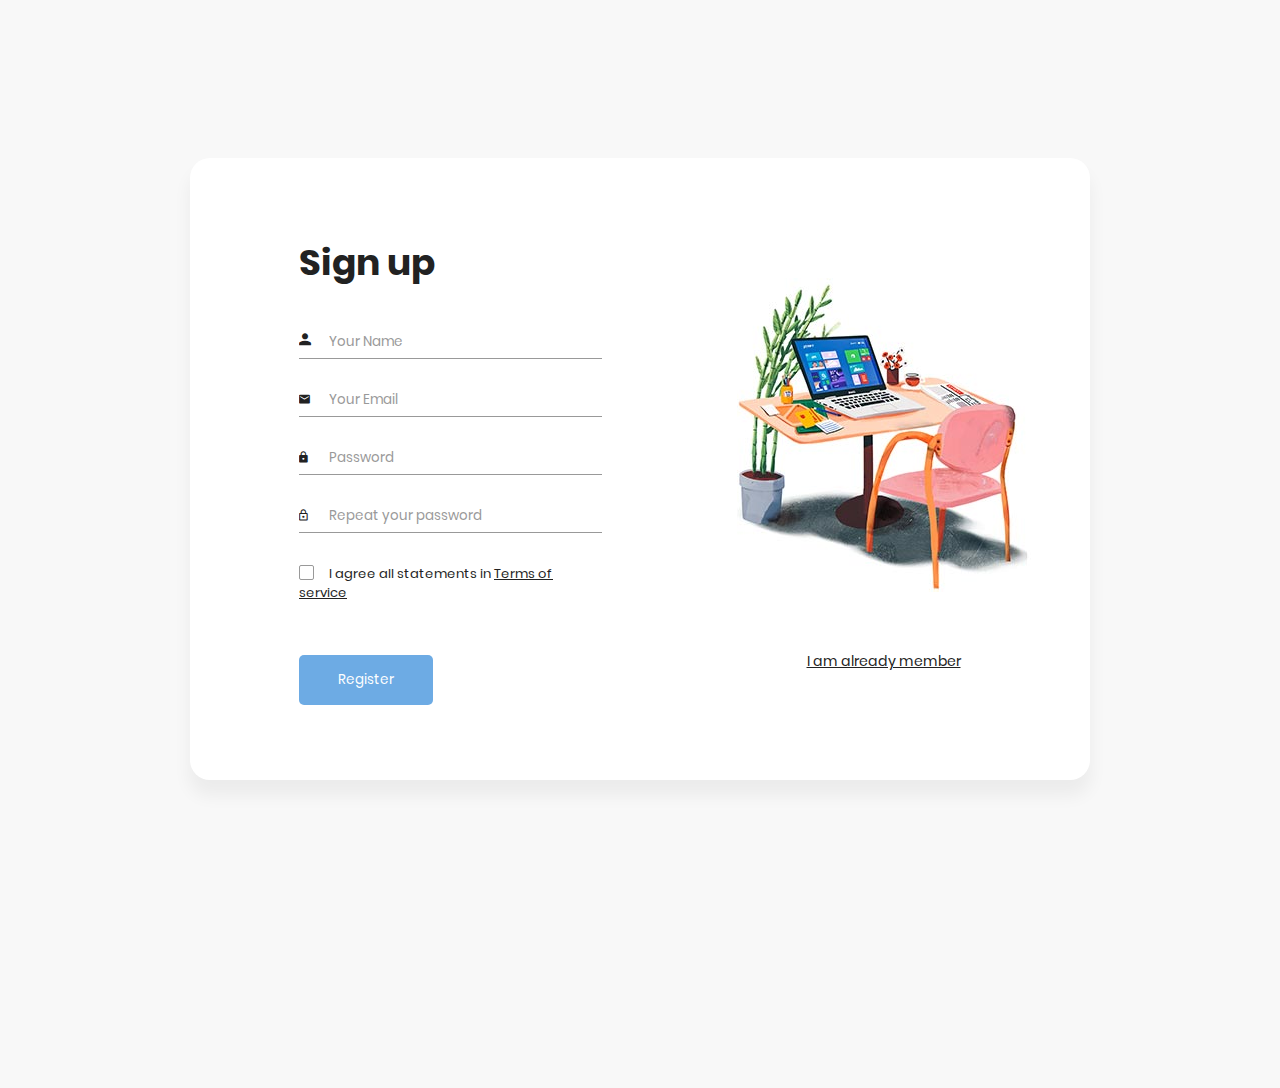
<file: leadmark/public_html/colorlib-regform-7/colorlib-regform-7/index.html>
<!DOCTYPE html>
<html lang="en">
<head>
    <meta charset="UTF-8">
    <meta name="viewport" content="width=device-width, initial-scale=1.0">
    <meta http-equiv="X-UA-Compatible" content="ie=edge">
    <title>Sign Up Form by nikhil</title>

    <!-- Font Icon -->
    <link rel="stylesheet" href="fonts/material-icon/css/material-design-iconic-font.min.css">

    <!-- Main css -->
    <link rel="stylesheet" href="css/style.css">
</head>
<body>

    <div class="main">

        <!-- Sign up form -->
        <section class="signup">
            <div class="container">
                <div class="signup-content">
                    <div class="signup-form">
                        <h2 class="form-title">Sign up</h2>
                        <form method="POST" class="register-form" id="register-form">
                            <div class="form-group">
                                <label for="name"><i class="zmdi zmdi-account material-icons-name"></i></label>
                                <input type="text" name="name" id="name" placeholder="Your Name"/>
                            </div>
                            <div class="form-group">
                                <label for="email"><i class="zmdi zmdi-email"></i></label>
                                <input type="email" name="email" id="email" placeholder="Your Email"/>
                            </div>
                            <div class="form-group">
                                <label for="pass"><i class="zmdi zmdi-lock"></i></label>
                                <input type="password" name="pass" id="pass" placeholder="Password"/>
                            </div>
                            <div class="form-group">
                                <label for="re-pass"><i class="zmdi zmdi-lock-outline"></i></label>
                                <input type="password" name="re_pass" id="re_pass" placeholder="Repeat your password"/>
                            </div>
                            <div class="form-group">
                                <input type="checkbox" name="agree-term" id="agree-term" class="agree-term" />
                                <label for="agree-term" class="label-agree-term"><span><span></span></span>I agree all statements in  <a href="#" class="term-service">Terms of service</a></label>
                            </div>
                            <div class="form-group form-button">
                                <input type="submit" name="signup" id="signup" class="form-submit" value="Register"/>
                            </div>
                        </form>
                    </div>
                    <div class="signup-image">
                        <figure><img src="images/signup-image.jpg" alt="sing up image"></figure>
                        <a href="file:///D:/webtemplates/thinktantra%20project/leadmark/public_html/colorlib-regform-7/colorlib-regform-7/index1.html" class="signup-image-link">I am already member</a>
                    </div>
                </div>
            </div>
        </section>
</file>
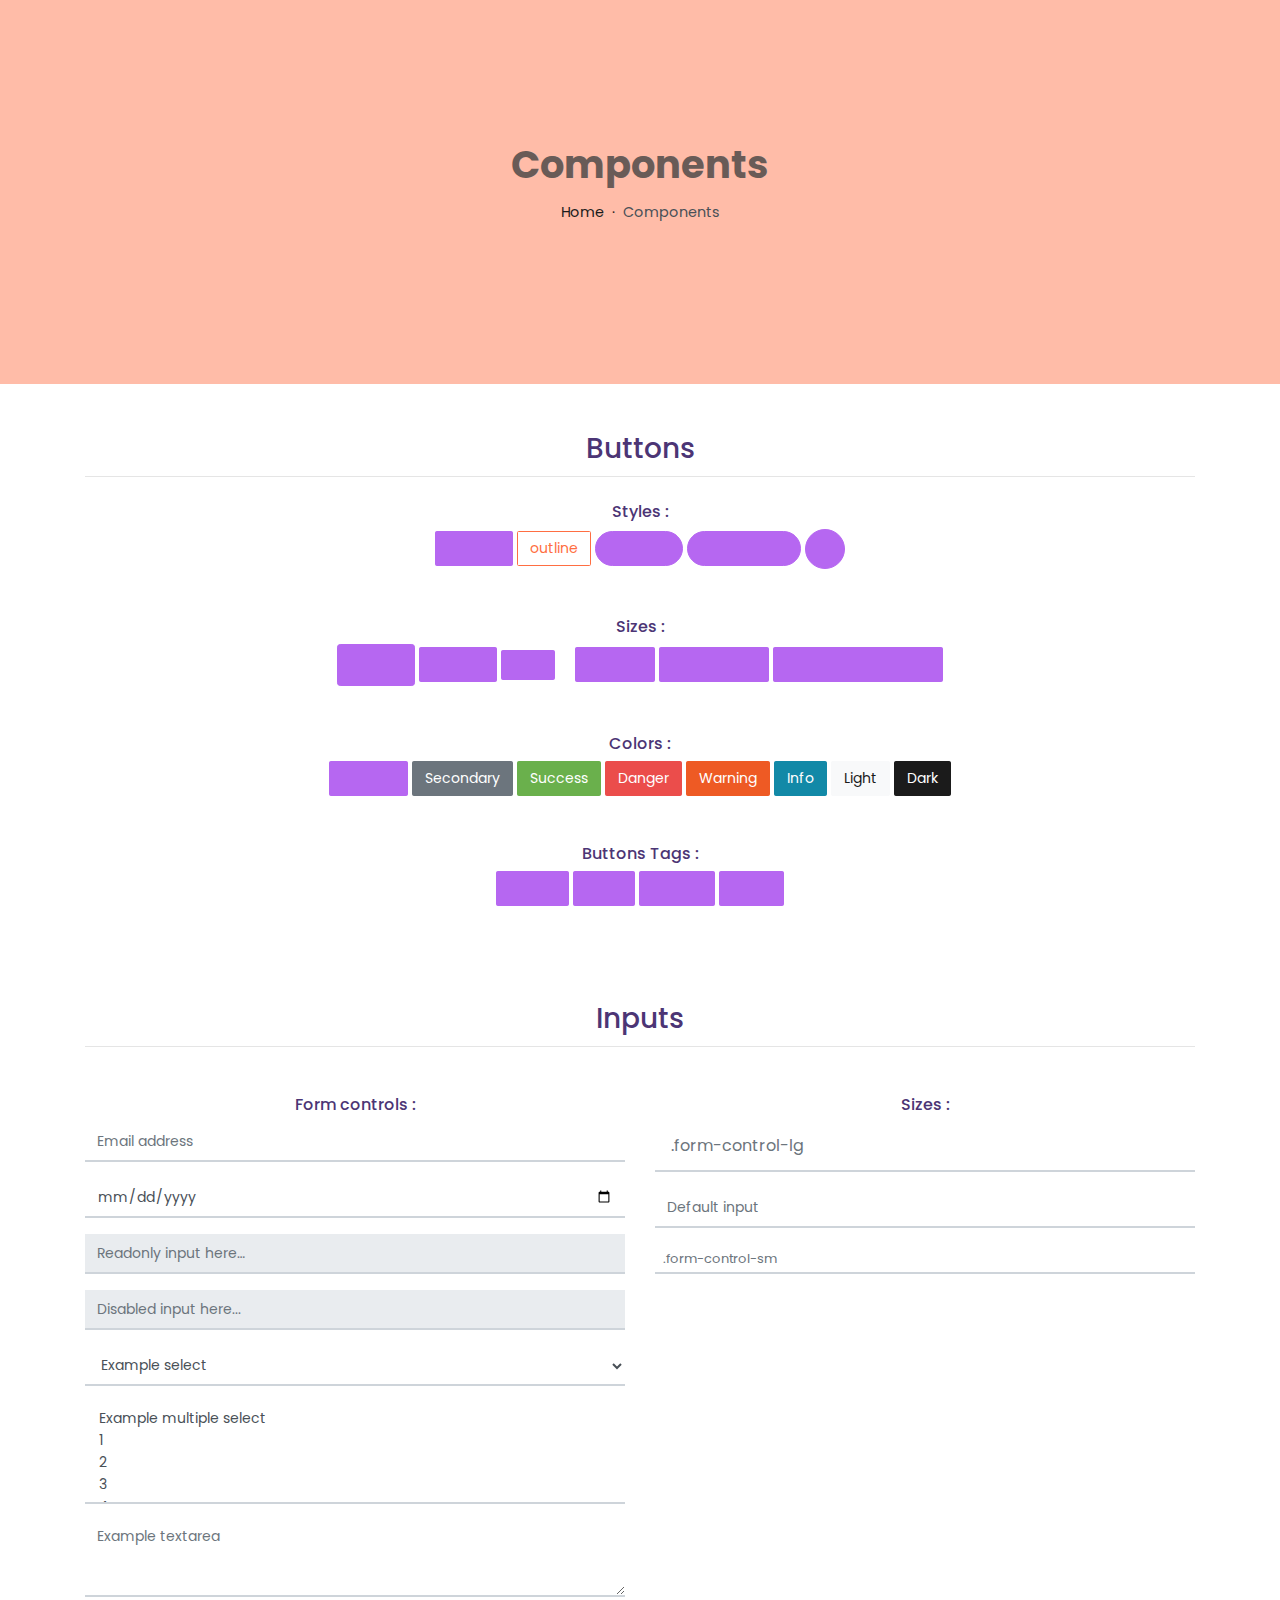
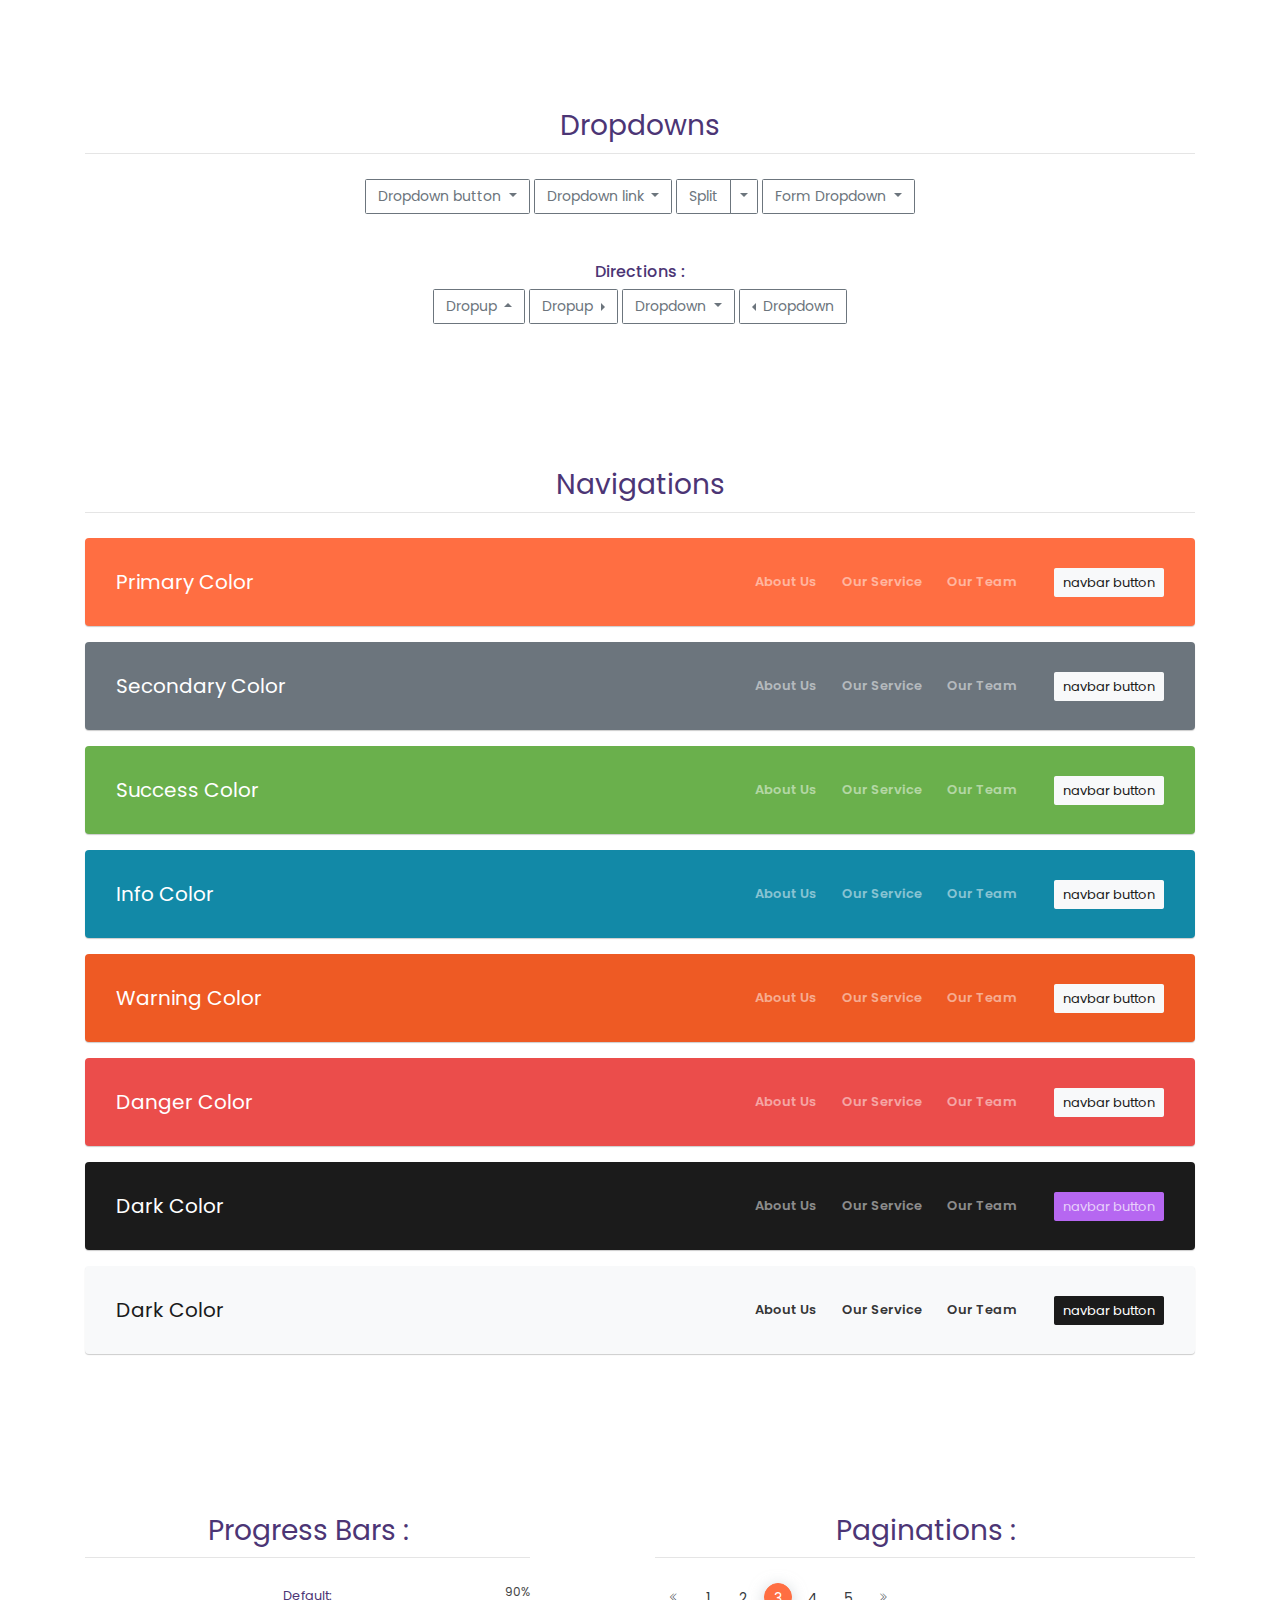
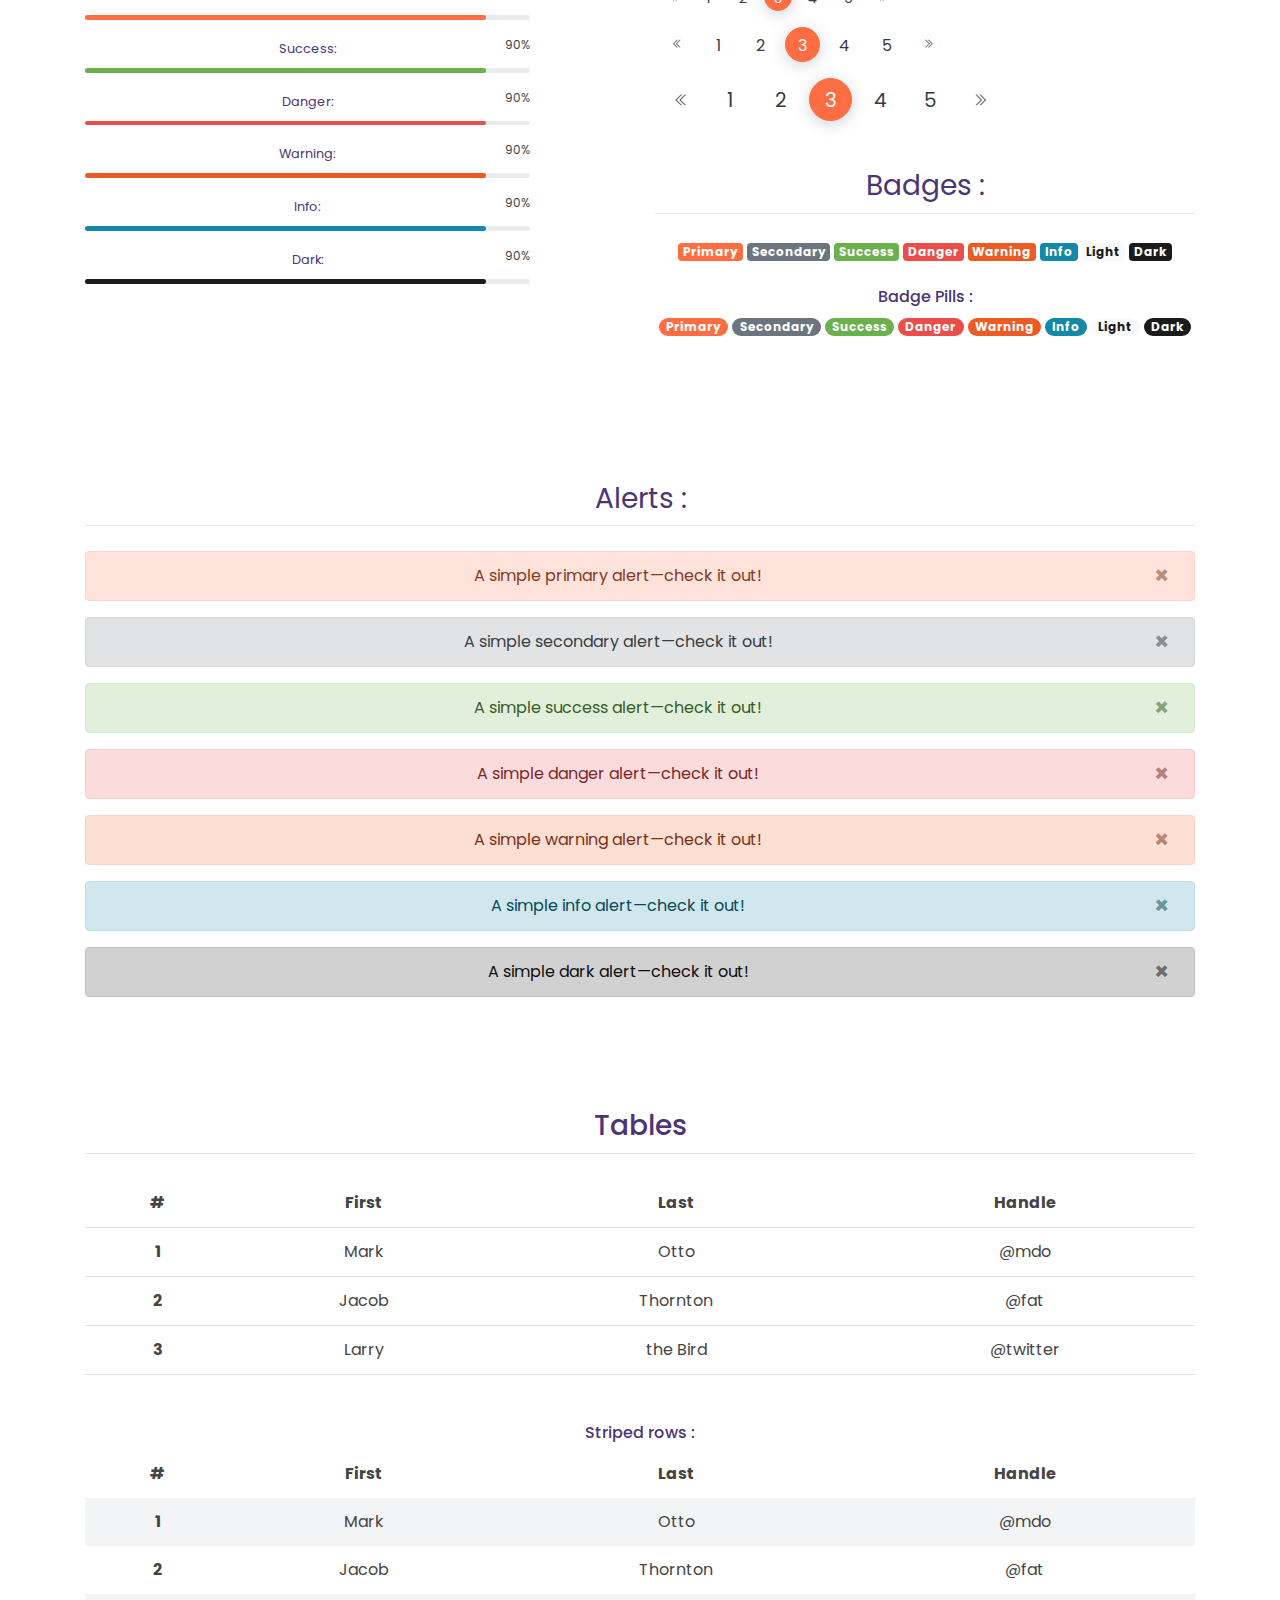
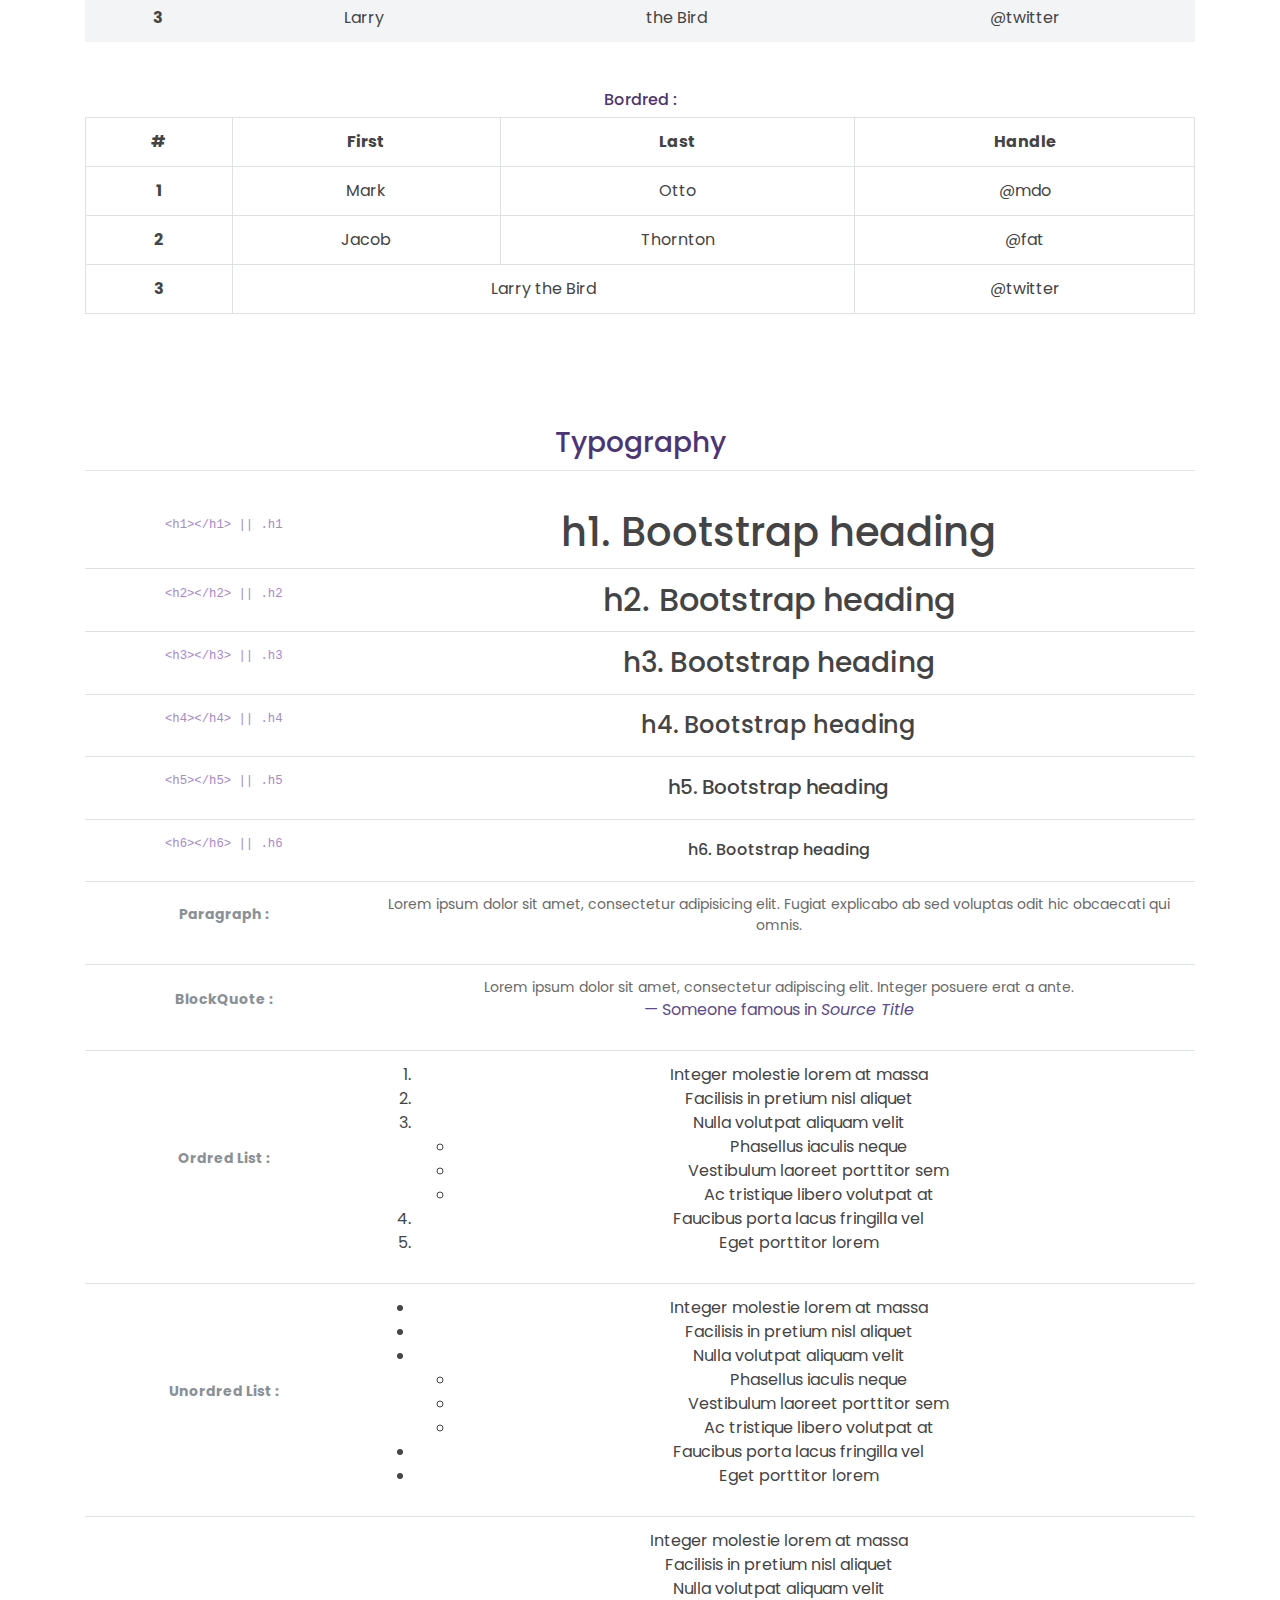
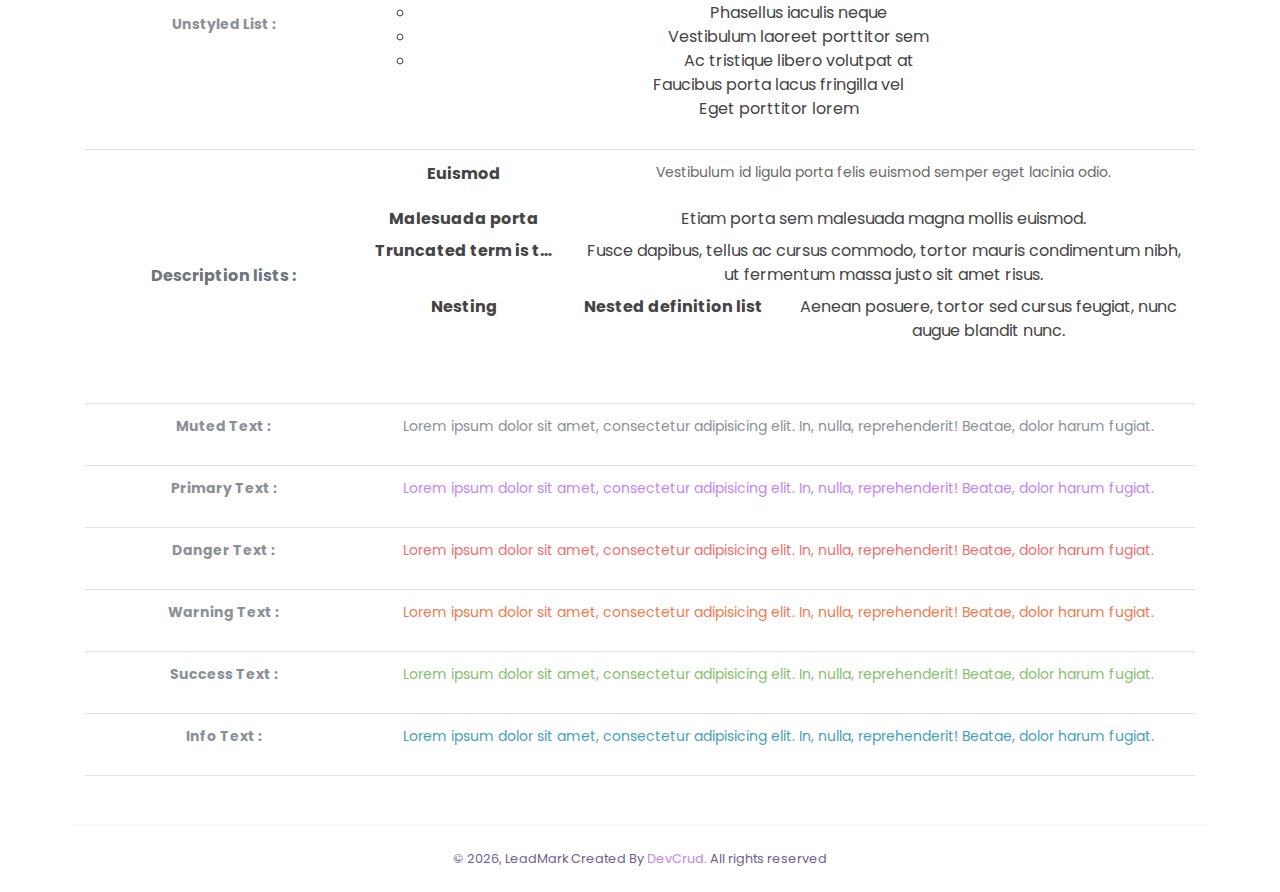
<file: leadmark/public_html/components.html>
<!DOCTYPE html>
<html lang="en">
<head>
   <meta charset="utf-8">
    <meta name="viewport" content="width=device-width, initial-scale=1, shrink-to-fit=no">
    <meta name="description" content="Start your development with LeadMark landing page.">
    <meta name="author" content="Devcrud">
    <title>LeadMark Landing page | Components</title>
   <!-- font icons -->
   <link rel="stylesheet" href="assets/vendors/themify-icons/css/themify-icons.css">
   <!-- Bootstrap + Steller  -->
   <link rel="stylesheet" href="assets/css/leadmark.css">
</head>
<body>

   <!-- Page Header -->
   <header class="header header-mini"> 
      <div class="header-title">Components</div> 
      <nav aria-label="breadcrumb">
         <ol class="breadcrumb">
            <li class="breadcrumb-item"><a href="/">Home</a></li>
            <li class="breadcrumb-item active" aria-current="page">Components</li>
         </ol>
      </nav>
   </header> <!-- End Of Page Header -->

   <!-- main content -->
   <div class="container">

      <!-- Buttons -->
      <h3 class="mt-5">Buttons</h3>
      <hr>
      <h6 class="section-secondary-title">Styles :</h6>
      <button class="btn btn-primary">Default</button>
      <button class="btn btn-outline-primary">outline</button>
      <button class="btn btn-primary rounded">Rounded</button>
      <button class="btn btn-primary rounded"><i class="ti-thumb-up pr-1"></i> With Icon</button>
      <button class="btn btn-primary circle"><i class="ti-heart"></i></button>

      <h6 class="section-secondary-title mt-5">Sizes :</h6>
      <button class="btn btn-primary btn-lg">Large</button>
      <button class="btn btn-primary ">Regular</button>
      <button class="btn btn-primary btn-sm">Small</button>
      <button class="btn btn-primary w-sm ml-3">w-sm</button>
      <button class="btn btn-primary w-md">w-md</button>
      <button class="btn btn-primary w-lg">w-lg</button>

      <h6 class="section-secondary-title mt-5">Colors :</h6>          
      <button type="button" class="btn btn-primary">Primary</button>
      <button type="button" class="btn btn-secondary">Secondary</button>
      <button type="button" class="btn btn-success">Success</button>
      <button type="button" class="btn btn-danger">Danger</button>
      <button type="button" class="btn btn-warning">Warning</button>
      <button type="button" class="btn btn-info">Info</button>
      <button type="button" class="btn btn-light">Light</button>
      <button type="button" class="btn btn-dark">Dark</button>

      <h6 class="section-secondary-title mt-5">Buttons Tags :</h6>
      <button class="btn btn-primary" type="submit">Button</button>
      <input class="btn btn-primary" type="button" value="Input">
      <input class="btn btn-primary" type="submit" value="Submit">
      <input class="btn btn-primary" type="reset" value="Reset">
      
      <!-- devider -->
      <div class="py-5"></div>

      <!-- Inputs -->
      <h3>Inputs</h3>
      <hr>
      <div class="row mt-5">
         <div class="col-md-6">
            <h6 class="section-secondary-title">Form controls :</h6>        
            <div class="form-group">
               <input type="email" class="form-control" id="exampleFormControlInput1" placeholder="Email address">
            </div>
            <div class="form-group">
               <input type="date" class="form-control" id="exampleFormControlInput1" placeholder="Date">
            </div>
            <div class="form-group">
               <input class="form-control" type="text" placeholder="Readonly input here…" readonly>
            </div>
            <div class="form-group">
               <input class="form-control" id="disabledInput" type="text" placeholder="Disabled input here..." disabled>
            </div>
            <div class="form-group">
               <select class="form-control" id="exampleFormControlSelect1">
                  <option>Example select</option>
                  <option>1</option>
                  <option>2</option>
                  <option>3</option>
                  <option>4</option>
                  <option>5</option>
               </select>
            </div>
            <div class="form-group">
               <select multiple class="form-control" id="exampleFormControlSelect2">
                  <option>Example multiple select</option>
                  <option>1</option>
                  <option>2</option>
                  <option>3</option>
                  <option>4</option>
                  <option>5</option>
               </select>
            </div>
            <div class="form-group">
               <textarea class="form-control" id="exampleFormControlTextarea1" rows="3" placeholder="Example textarea"></textarea>
            </div>
         </div>
         <div class="col-md-6">
            <h6 class="section-secondary-title">Sizes :</h6>    
            <div class="form-group">
               <input class="form-control form-control-lg" type="text" placeholder=".form-control-lg">             
            </div>
            <div class="form-group">
               <input class="form-control" type="text" placeholder="Default input">
            </div>
            <div class="form-group">
               <input class="form-control form-control-sm" type="text" placeholder=".form-control-sm"> 
            </div>
         </div>
      </div> <!-- end of inputs -->   

      <!-- devider -->
      <div class="py-5"></div>             

      <!-- Dropdowns -->
      <h3 class="components-section-title font-weight-normal">Dropdowns</h3>
      <hr>
      <div class="dropdown d-inline-block">
         <button class="btn btn-outline-secondary dropdown-toggle" type="button" id="dropdownMenuButton" data-toggle="dropdown" aria-haspopup="true" aria-expanded="false">
         Dropdown button
         </button>
         <div class="dropdown-menu" aria-labelledby="dropdownMenuButton">
         <a class="dropdown-item" href="#">Action</a>
         <a class="dropdown-item" href="#">Another action</a>
         <a class="dropdown-item" href="#">Something else here</a>
         </div>
      </div>
      <div class="dropdown d-inline-block">
         <a class="btn btn-outline-secondary dropdown-toggle" href="#" role="button" id="dropdownMenuLink" data-toggle="dropdown" aria-haspopup="true" aria-expanded="false">
            Dropdown link
         </a>
         <div class="dropdown-menu" aria-labelledby="dropdownMenuLink">
            <a class="dropdown-item" href="#">Action</a>
            <a class="dropdown-item" href="#">Another action</a>
            <a class="dropdown-item" href="#">Something else here</a>
         </div>
      </div>
      <div class="btn-group">
         <button type="button" class="btn btn-outline-secondary">Split</button>
         <button type="button" class="btn btn-outline-secondary dropdown-toggle dropdown-toggle-split" data-toggle="dropdown" aria-haspopup="true" aria-expanded="false">
         <span class="sr-only">Toggle Dropdown</span>
         </button>
         <div class="dropdown-menu">
            <a class="dropdown-item" href="#">Action</a>
            <a class="dropdown-item" href="#">Another action</a>
            <a class="dropdown-item" href="#">Something else here</a>
            <div class="dropdown-divider"></div>
            <a class="dropdown-item" href="#">Separated link</a>
         </div>
      </div>
      <div class="btn-group">
         <button class="btn btn-outline-secondary dropdown-toggle" type="button" id="dropdownMenuButton" data-toggle="dropdown" aria-haspopup="true" aria-expanded="false">
            Form Dropdown
         </button>
         <div class="dropdown-menu form">
            <form class="px-4 py-3">
               <div class="form-group">
                  <input type="email" class="form-control" id="exampleDropdownFormEmail1" placeholder="email@example.com">
               </div>
               <div class="form-group">
                  <input type="password" class="form-control" id="exampleDropdownFormPassword1" placeholder="Password">
               </div>
               <div class="form-check mb-3">
                  <input type="checkbox" class="form-check-input" id="dropdownCheck">
                  <label class="form-check-label" for="dropdownCheck">
                     Remember me
                  </label>
               </div>
               <button type="submit" class="btn btn-primary btn-block">Sign in</button>
            </form>
            <div class="dropdown-divider"></div>
            <a class="dropdown-item" href="#"><small>New around here? Sign up</small></a>
            <a class="dropdown-item" href="#"><small>Forgot password?</small></a>
         </div>
      </div>       
      <h6 class="section-secondary-title mt-5">Directions :</h6>  
      <div class="btn-group dropup">
         <button type="button" class="btn btn-outline-secondary dropdown-toggle" data-toggle="dropdown" aria-haspopup="true" aria-expanded="false">
            Dropup
         </button>
         <div class="dropdown-menu">
            <a class="dropdown-item" href="#">Action</a>
            <a class="dropdown-item" href="#">Another action</a>
            <a class="dropdown-item" href="#">Something else here</a>
            <div class="dropdown-divider"></div>
            <a class="dropdown-item" href="#">Separated link</a>
         </div>
      </div>
      <div class="btn-group dropright">
         <button type="button" class="btn btn-outline-secondary dropdown-toggle" data-toggle="dropdown" aria-haspopup="true" aria-expanded="false">
            Dropup
         </button>
         <div class="dropdown-menu">
            <a class="dropdown-item" href="#">Action</a>
            <a class="dropdown-item" href="#">Another action</a>
            <a class="dropdown-item" href="#">Something else here</a>
            <div class="dropdown-divider"></div>
            <a class="dropdown-item" href="#">Separated link</a>
         </div>
      </div>
      <div class="btn-group">
         <button type="button" class="btn btn-outline-secondary dropdown-toggle" data-toggle="dropdown" aria-haspopup="true" aria-expanded="false">
            Dropdown
         </button>
         <div class="dropdown-menu">
            <a class="dropdown-item" href="#">Action</a>
            <a class="dropdown-item" href="#">Another action</a>
            <a class="dropdown-item" href="#">Something else here</a>
            <div class="dropdown-divider"></div>
            <a class="dropdown-item" href="#">Separated link</a>
         </div>
      </div>
      <div class="btn-group dropleft">
         <button type="button" class="btn btn-outline-secondary dropdown-toggle" data-toggle="dropdown" aria-haspopup="true" aria-expanded="false">
            Dropdown
         </button>
         <div class="dropdown-menu">
            <a class="dropdown-item" href="#">Action</a>
            <a class="dropdown-item" href="#">Another action</a>
            <a class="dropdown-item" href="#">Something else here</a>
            <div class="dropdown-divider"></div>
            <a class="dropdown-item" href="#">Separated link</a>
         </div>
      </div> <!-- end of Dropdowns -->  

      <!-- devider -->
      <div class="py-5"></div>   

      <!-- navbars -->
      <h3 class="components-section-title font-weight-normal mt-5">Navigations</h3>
      <hr>
      <nav class="navbar navbar-expand-sm navbar-dark bg-primary rounded shadow mb-3">
         <div class="container">
            <a class="navbar-brand" href="#">Primary Color</a>
            <button class="navbar-toggler ml-auto" type="button" data-toggle="collapse" data-target="#navbarSupportedContent" aria-controls="navbarSupportedContent" aria-expanded="false" aria-label="Toggle navigation">
            <span class="navbar-toggler-icon"></span>
            </button>
            <div class="collapse navbar-collapse" id="navbarSupportedContent">
               <ul class="navbar-nav ml-auto"> 
                  <li class="nav-item">
                     <a class="nav-link" href="#about">About Us</a>
                  </li>
                  <li class="nav-item">
                     <a class="nav-link" href="#service">Our Service</a>
                  </li>
                  <li class="nav-item">
                     <a class="nav-link" href="#team">Our Team</a>
                  </li>
                  <li class="nav-item">
                     <a href="#book-table" class="ml-4 mt-1 btn btn-light btn-sm">navbar button</a>
                  </li>
               </ul>                       
            </div>
         </div>
      </nav>
      <nav class="navbar navbar-expand-sm navbar-dark bg-secondary rounded shadow mb-3">
         <div class="container">
            <a class="navbar-brand" href="#">Secondary Color</a>
            <button class="navbar-toggler ml-auto" type="button" data-toggle="collapse" data-target="#navbarSupportedContent" aria-controls="navbarSupportedContent" aria-expanded="false" aria-label="Toggle navigation">
            <span class="navbar-toggler-icon"></span>
            </button>
            <div class="collapse navbar-collapse" id="navbarSupportedContent">
               <ul class="navbar-nav ml-auto"> 
                  <li class="nav-item">
                     <a class="nav-link" href="#about">About Us</a>
                  </li>
                  <li class="nav-item">
                     <a class="nav-link" href="#service">Our Service</a>
                  </li>
                  <li class="nav-item">
                     <a class="nav-link" href="#team">Our Team</a>
                  </li>
                  <li class="nav-item">
                     <a href="#book-table" class="ml-4 mt-1 btn btn-light btn-sm">navbar button</a>
                  </li>
               </ul>                       
            </div>
         </div>
      </nav>
      <nav class="navbar navbar-expand-sm navbar-dark bg-success rounded shadow mb-3">
         <div class="container">
            <a class="navbar-brand" href="#">Success Color</a>
            <button class="navbar-toggler ml-auto" type="button" data-toggle="collapse" data-target="#navbarSupportedContent" aria-controls="navbarSupportedContent" aria-expanded="false" aria-label="Toggle navigation">
            <span class="navbar-toggler-icon"></span>
            </button>
            <div class="collapse navbar-collapse" id="navbarSupportedContent">
               <ul class="navbar-nav ml-auto"> 
                  <li class="nav-item">
                     <a class="nav-link" href="#about">About Us</a>
                  </li>
                  <li class="nav-item">
                     <a class="nav-link" href="#service">Our Service</a>
                  </li>
                  <li class="nav-item">
                     <a class="nav-link" href="#team">Our Team</a>
                  </li>
                  <li class="nav-item">
                     <a href="#book-table" class="ml-4 mt-1 btn btn-light btn-sm">navbar button</a>
                  </li>
               </ul>                       
            </div>
         </div>
      </nav>
      <nav class="navbar navbar-expand-sm navbar-dark bg-info rounded shadow mb-3">
         <div class="container">
            <a class="navbar-brand" href="#">Info Color</a>
            <button class="navbar-toggler ml-auto" type="button" data-toggle="collapse" data-target="#navbarSupportedContent" aria-controls="navbarSupportedContent" aria-expanded="false" aria-label="Toggle navigation">
            <span class="navbar-toggler-icon"></span>
            </button>
            <div class="collapse navbar-collapse" id="navbarSupportedContent">
               <ul class="navbar-nav ml-auto"> 
                  <li class="nav-item">
                     <a class="nav-link" href="#about">About Us</a>
                  </li>
                  <li class="nav-item">
                     <a class="nav-link" href="#service">Our Service</a>
                  </li>
                  <li class="nav-item">
                     <a class="nav-link" href="#team">Our Team</a>
                  </li>
                  <li class="nav-item">
                     <a href="#book-table" class="ml-4 mt-1 btn btn-light btn-sm">navbar button</a>
                  </li>
               </ul>                       
            </div>
         </div>
      </nav>
      <nav class="navbar navbar-expand-sm navbar-dark bg-warning rounded shadow mb-3">
         <div class="container">
            <a class="navbar-brand" href="#">Warning Color</a>
            <button class="navbar-toggler ml-auto" type="button" data-toggle="collapse" data-target="#navbarSupportedContent" aria-controls="navbarSupportedContent" aria-expanded="false" aria-label="Toggle navigation">
            <span class="navbar-toggler-icon"></span>
            </button>
            <div class="collapse navbar-collapse" id="navbarSupportedContent">
               <ul class="navbar-nav ml-auto"> 
                  <li class="nav-item">
                     <a class="nav-link" href="#about">About Us</a>
                  </li>
                  <li class="nav-item">
                     <a class="nav-link" href="#service">Our Service</a>
                  </li>
                  <li class="nav-item">
                     <a class="nav-link" href="#team">Our Team</a>
                  </li>
                  <li class="nav-item">
                     <a href="#book-table" class="ml-4 mt-1 btn btn-light btn-sm">navbar button</a>
                  </li>
               </ul>                       
            </div>
         </div>
      </nav>
      <nav class="navbar navbar-expand-sm navbar-dark bg-danger rounded shadow mb-3">
         <div class="container">
            <a class="navbar-brand" href="#">Danger Color</a>
            <button class="navbar-toggler ml-auto" type="button" data-toggle="collapse" data-target="#navbarSupportedContent" aria-controls="navbarSupportedContent" aria-expanded="false" aria-label="Toggle navigation">
            <span class="navbar-toggler-icon"></span>
            </button>
            <div class="collapse navbar-collapse" id="navbarSupportedContent">
               <ul class="navbar-nav ml-auto"> 
                  <li class="nav-item">
                     <a class="nav-link" href="#about">About Us</a>
                  </li>
                  <li class="nav-item">
                     <a class="nav-link" href="#service">Our Service</a>
                  </li>
                  <li class="nav-item">
                     <a class="nav-link" href="#team">Our Team</a>
                  </li>
                  <li class="nav-item">
                     <a href="#book-table" class="ml-4 mt-1 btn btn-light btn-sm">navbar button</a>
                  </li>
               </ul>                       
            </div>
         </div>
      </nav>
      <nav class="navbar navbar-expand-sm navbar-dark bg-dark rounded shadow mb-3">
         <div class="container">
            <a class="navbar-brand" href="#">Dark Color</a>
            <button class="navbar-toggler ml-auto" type="button" data-toggle="collapse" data-target="#navbarSupportedContent" aria-controls="navbarSupportedContent" aria-expanded="false" aria-label="Toggle navigation">
            <span class="navbar-toggler-icon"></span>
            </button>
            <div class="collapse navbar-collapse" id="navbarSupportedContent">
               <ul class="navbar-nav ml-auto"> 
                  <li class="nav-item">
                     <a class="nav-link" href="#about">About Us</a>
                  </li>
                  <li class="nav-item">
                     <a class="nav-link" href="#service">Our Service</a>
                  </li>
                  <li class="nav-item">
                     <a class="nav-link" href="#team">Our Team</a>
                  </li>
                  <li class="nav-item">
                     <a href="#book-table" class="ml-4 mt-1 btn btn-primary btn-sm">navbar button</a>
                  </li>
               </ul>                       
            </div>
         </div>
      </nav>
      <nav class="navbar navbar-expand-sm navbar-light bg-light rounded shadow mb-3">
         <div class="container">
            <a class="navbar-brand" href="#">Dark Color</a>
            <button class="navbar-toggler ml-auto" type="button" data-toggle="collapse" data-target="#navbarSupportedContent" aria-controls="navbarSupportedContent" aria-expanded="false" aria-label="Toggle navigation">
            <span class="navbar-toggler-icon"></span>
            </button>
            <div class="collapse navbar-collapse" id="navbarSupportedContent">
               <ul class="navbar-nav ml-auto"> 
                  <li class="nav-item">
                     <a class="nav-link" href="#about">About Us</a>
                  </li>
                  <li class="nav-item">
                     <a class="nav-link" href="#service">Our Service</a>
                  </li>
                  <li class="nav-item">
                     <a class="nav-link" href="#team">Our Team</a>
                  </li>
                  <li class="nav-item">
                     <a href="#book-table" class="ml-4 mt-1 btn btn-dark btn-sm">navbar button</a>
                  </li>
               </ul>                       
            </div>
         </div>
      </nav>
      <!-- End of navbars -->

      <!-- devider -->
      <div class="py-5"></div>   
      
      <!-- progress bars -->
      <div class="row justify-content-between">
         <div class="col-md-5">
            <h3 class="components-section-title font-weight-normal mt-5">Progress Bars :</h3>
            <hr>
            <small>Default: </small>
            <div class="progress mt-2 mb-3">
               <div class="progress-bar" role="progressbar" style="width: 90%" aria-valuenow="25" aria-valuemin="0" aria-valuemax="100"><span>90%</span></div>
            </div>
            <small>Success:</small>
            <div class="progress mt-2 mb-3">
               <div class="progress-bar bg-success" role="progressbar" style="width: 90%" aria-valuenow="25" aria-valuemin="0" aria-valuemax="100"><span>90%</span></div>
            </div>
            <small>Danger:</small>
            <div class="progress mt-2 mb-3">
               <div class="progress-bar bg-danger" role="progressbar" style="width: 90%" aria-valuenow="25" aria-valuemin="0" aria-valuemax="100"><span>90%</span></div>
            </div>
            <small>Warning:</small>
            <div class="progress mt-2 mb-3">
               <div class="progress-bar bg-warning" role="progressbar" style="width: 90%" aria-valuenow="25" aria-valuemin="0" aria-valuemax="100"><span>90%</span></div>
            </div>
            <small>Info:</small>
            <div class="progress mt-2 mb-3">
               <div class="progress-bar bg-info" role="progressbar" style="width: 90%" aria-valuenow="25" aria-valuemin="0" aria-valuemax="100"><span>90%</span></div>
            </div>
            <small>Dark:</small>
            <div class="progress mt-2 mb-3">
               <div class="progress-bar bg-dark" role="progressbar" style="width: 90%" aria-valuenow="25" aria-valuemin="0" aria-valuemax="100"><span>90%</span></div>
            </div>
         </div>
         <div class="col-md-6">
            <h3 class="components-section-title font-weight-normal mt-5">Paginations :</h3>
            <hr>
            <nav aria-label="Page navigation example">
               <ul class="pagination pagination-sm">
                  <li class="page-item"><a class="page-link" href="#"><i class="ti-angle-double-left"></i></a></li>
                  <li class="page-item"><a class="page-link" href="#">1</a></li>
                  <li class="page-item"><a class="page-link" href="#">2</a></li>
                  <li class="page-item active"><a class="page-link" href="#">3</a></li>
                  <li class="page-item"><a class="page-link" href="#">4</a></li>
                  <li class="page-item"><a class="page-link" href="#">5</a></li>
                  <li class="page-item"><a class="page-link" href="#"><i class="ti-angle-double-right"></i></a></li>
               </ul>
            </nav>
            <nav aria-label="Page navigation example">
               <ul class="pagination">
               <li class="page-item"><a class="page-link" href="#"><i class="ti-angle-double-left"></i></a></li>
                  <li class="page-item"><a class="page-link" href="#">1</a></li>
                  <li class="page-item"><a class="page-link" href="#">2</a></li>
                  <li class="page-item active"><a class="page-link" href="#">3</a></li>
                  <li class="page-item"><a class="page-link" href="#">4</a></li>
                  <li class="page-item"><a class="page-link" href="#">5</a></li>
                  <li class="page-item"><a class="page-link" href="#"><i class="ti-angle-double-right"></i></a></li>
               </ul>
            </nav>
            <nav aria-label="Page navigation example">
               <ul class="pagination pagination-lg">
                  <li class="page-item"><a class="page-link" href="#"><i class="ti-angle-double-left"></i></a></li>
                  <li class="page-item"><a class="page-link" href="#">1</a></li>
                  <li class="page-item"><a class="page-link" href="#">2</a></li>
                  <li class="page-item active"><a class="page-link" href="#">3</a></li>
                  <li class="page-item"><a class="page-link" href="#">4</a></li>
                  <li class="page-item"><a class="page-link" href="#">5</a></li>
                  <li class="page-item"><a class="page-link" href="#"><i class="ti-angle-double-right"></i></a></li>
               </ul>
            </nav>

            <!-- Badges -->
            <h3 class="components-section-title font-weight-normal mt-5">Badges :</h3>
            <hr>
            <span class="badge badge-primary">Primary</span>
            <span class="badge badge-secondary">Secondary</span>
            <span class="badge badge-success">Success</span>
            <span class="badge badge-danger">Danger</span>
            <span class="badge badge-warning">Warning</span>
            <span class="badge badge-info">Info</span>
            <span class="badge badge-light">Light</span>
            <span class="badge badge-dark">Dark</span>
            <h6 class="section-secondary-title mt-4 mb-2">Badge Pills :</h6>
            <span class="badge badge-pill badge-primary">Primary</span>
            <span class="badge badge-pill badge-secondary">Secondary</span>
            <span class="badge badge-pill badge-success">Success</span>
            <span class="badge badge-pill badge-danger">Danger</span>
            <span class="badge badge-pill badge-warning">Warning</span>
            <span class="badge badge-pill badge-info">Info</span>
            <span class="badge badge-pill badge-light">Light</span>
            <span class="badge badge-pill badge-dark">Dark</span>
         </div>
      </div> <!-- End of Progress bars -->

      <!-- devider -->
      <div class="py-5"></div>  

      <!-- Alerts -->
      <h3 class="components-section-title font-weight-normal mt-5">Alerts :</h3>
      <hr>
      <div class="alert alert-primary alert-dismissible fade show" role="alert">
         A simple primary alert—check it out!
         <button type="button" class="close" data-dismiss="alert" aria-label="Close">
            <span aria-hidden="true">&times;</span>
         </button>
      </div>
      <div class="alert alert-secondary alert-dismissible fade show" role="alert">
         A simple secondary alert—check it out!
         <button type="button" class="close" data-dismiss="alert" aria-label="Close">
            <span aria-hidden="true">&times;</span>
         </button>
      </div>
      <div class="alert alert-success alert-dismissible fade show" role="alert">
         A simple success alert—check it out!
         <button type="button" class="close" data-dismiss="alert" aria-label="Close">
            <span aria-hidden="true">&times;</span>
         </button>
      </div>
      <div class="alert alert-danger alert-dismissible fade show" role="alert">
         A simple danger alert—check it out!
         <button type="button" class="close" data-dismiss="alert" aria-label="Close">
            <span aria-hidden="true">&times;</span>
         </button>
      </div>
      <div class="alert alert-warning alert-dismissible fade show" role="alert">
         A simple warning alert—check it out!
         <button type="button" class="close" data-dismiss="alert" aria-label="Close">
            <span aria-hidden="true">&times;</span>
         </button>
      </div>
      <div class="alert alert-info alert-dismissible fade show" role="alert">
         A simple info alert—check it out!
         <button type="button" class="close" data-dismiss="alert" aria-label="Close">
            <span aria-hidden="true">&times;</span>
         </button>
      </div>
      <div class="alert alert-dark alert-dismissible fade show" role="alert">
         A simple dark alert—check it out!
         <button type="button" class="close" data-dismiss="alert" aria-label="Close">
            <span aria-hidden="true">&times;</span>
         </button>
      </div>
      <!-- end of alerts -->

      <!-- devider -->
      <div class="py-5"></div> 
   
      <!-- tables -->
      <h3 class="components-section-title">Tables</h3>
      <hr>
      <table class="table">
         <thead>
            <tr>
               <th scope="col">#</th>
               <th scope="col">First</th>
               <th scope="col">Last</th>
               <th scope="col">Handle</th>
            </tr>
         </thead>
         <tbody>
            <tr>
               <th scope="row">1</th>
               <td>Mark</td>
               <td>Otto</td>
               <td>@mdo</td>
            </tr>
            <tr>
               <th scope="row">2</th>
               <td>Jacob</td>
               <td>Thornton</td>
               <td>@fat</td>
            </tr>
            <tr>
               <th scope="row">3</th>
               <td>Larry</td>
               <td>the Bird</td>
               <td>@twitter</td>
            </tr>
         </tbody>
      </table>

      <h6 class="section-secondary-title mt-5">Striped rows :</h6>
      <table class="table table-striped">
         <thead>
            <tr>
               <th scope="col">#</th>
               <th scope="col">First</th>
               <th scope="col">Last</th>
               <th scope="col">Handle</th>
            </tr>
         </thead>
         <tbody>
            <tr>
               <th scope="row">1</th>
               <td>Mark</td>
               <td>Otto</td>
               <td>@mdo</td>
            </tr>
            <tr>
               <th scope="row">2</th>
               <td>Jacob</td>
               <td>Thornton</td>
               <td>@fat</td>
            </tr>
            <tr>
               <th scope="row">3</th>
               <td>Larry</td>
               <td>the Bird</td>
               <td>@twitter</td>
            </tr>
         </tbody>
      </table>

      <h6 class="section-secondary-title mt-5">Bordred :</h6>
      <table class="table table-bordered">
         <thead>
            <tr>
               <th scope="col">#</th>
               <th scope="col">First</th>
               <th scope="col">Last</th>
               <th scope="col">Handle</th>
            </tr>
         </thead>
         <tbody>
            <tr>
               <th scope="row">1</th>
               <td>Mark</td>
               <td>Otto</td>
               <td>@mdo</td>
            </tr>
            <tr>
               <th scope="row">2</th>
               <td>Jacob</td>
               <td>Thornton</td>
               <td>@fat</td>
            </tr>
            <tr>
               <th scope="row">3</th>
               <td colspan="2">Larry the Bird</td>
               <td>@twitter</td>
            </tr>
         </tbody>
      </table>
      <!-- end of tables -->

      <!-- devider -->
      <div class="py-5"></div> 

      <!-- typography -->
      <h3 class="components-section-title">Typography</h3>
      <hr>
      <table class="table table-borderless v-align-center">
         <tbody>
            <tr>
               <td>
                  <p><code class="highlighter-rouge">&lt;h1&gt;&lt;/h1&gt; || .h1</code></p>
               </td>
               <td class="w-75"><span class="h1">h1. Bootstrap heading</span></td>
            </tr>
            <tr>
               <td>
                  <p><code class="highlighter-rouge">&lt;h2&gt;&lt;/h2&gt; || .h2</code></p>
               </td>
               <td><span class="h2">h2. Bootstrap heading</span></td>
            </tr>
            <tr>
               <td>
                  <p><code class="highlighter-rouge">&lt;h3&gt;&lt;/h3&gt; || .h3</code></p>
               </td>
               <td><span class="h3">h3. Bootstrap heading</span></td>
            </tr>
            <tr>
               <td>
                  <p><code class="highlighter-rouge">&lt;h4&gt;&lt;/h4&gt; || .h4</code></p>
               </td>
               <td><span class="h4">h4. Bootstrap heading</span></td>
            </tr>
            <tr>
               <td>
                  <p><code class="highlighter-rouge">&lt;h5&gt;&lt;/h5&gt; || .h5</code></p>
               </td>
               <td><span class="h5">h5. Bootstrap heading</span></td>
            </tr>
            <tr>
               <td>
                  <p><code class="highlighter-rouge">&lt;h6&gt;&lt;/h6&gt; || .h6</code></p>
               </td>
               <td><span class="h6">h6. Bootstrap heading</span></td>
            </tr>
            <tr>
               <td>
                  <p class="font-weight-bold text-muted">Paragraph :</p>
               </td>
               <td><p>Lorem ipsum dolor sit amet, consectetur adipisicing elit. Fugiat explicabo ab sed voluptas odit hic obcaecati qui omnis.</p></td>
            </tr>
            <tr>
               <td>
                  <p class="font-weight-bold text-muted">BlockQuote :</p>
               </td>
               <td>
                  <blockquote class="blockquote">
                     <p class="mb-0">Lorem ipsum dolor sit amet, consectetur adipiscing elit. Integer posuere erat a ante.</p>
                     <footer class="blockquote-footer">Someone famous in <cite title="Source Title">Source Title</cite></footer>
                  </blockquote>
               </td>
            </tr>

            <tr>
               <td><p class="font-weight-bold text-muted">Ordred List :</p></td>
               <td>
                  <ol>
                     <li>Integer molestie lorem at massa</li>
                     <li>Facilisis in pretium nisl aliquet</li>
                     <li>Nulla volutpat aliquam velit
                        <ul>
                           <li>Phasellus iaculis neque</li>
                           <li>Vestibulum laoreet porttitor sem</li>
                           <li>Ac tristique libero volutpat at</li>
                        </ul>
                     </li>
                     <li>Faucibus porta lacus fringilla vel</li>
                     <li>Eget porttitor lorem</li>
                  </ol>
               </td>
            </tr>
            <tr>
               <td><p class="font-weight-bold text-muted">Unordred List :</p></td>
               <td>
                  <ul >
                     <li>Integer molestie lorem at massa</li>
                     <li>Facilisis in pretium nisl aliquet</li>
                     <li>Nulla volutpat aliquam velit
                        <ul>
                           <li>Phasellus iaculis neque</li>
                           <li>Vestibulum laoreet porttitor sem</li>
                           <li>Ac tristique libero volutpat at</li>
                        </ul>
                     </li>
                     <li>Faucibus porta lacus fringilla vel</li>
                     <li>Eget porttitor lorem</li>
                  </ul>
               </td>
            </tr>
            <tr>
               <td><p class="font-weight-bold text-muted">Unstyled List :</p></td>
               <td>
                  <ul class="list-unstyled">
                     <li>Integer molestie lorem at massa</li>
                     <li>Facilisis in pretium nisl aliquet</li>
                     <li>Nulla volutpat aliquam velit
                        <ul>
                           <li>Phasellus iaculis neque</li>
                           <li>Vestibulum laoreet porttitor sem</li>
                           <li>Ac tristique libero volutpat at</li>
                        </ul>
                     </li>
                     <li>Faucibus porta lacus fringilla vel</li>
                     <li>Eget porttitor lorem</li>
                  </ul>
               </td>
            </tr>
            <tr>
               <td class="font-weight-bold text-muted">Description lists : </td>
               <td>
                  <dl class="row">
                     <dt class="col-sm-3">Euismod</dt>
                     <dd class="col-sm-9">
                        <p>Vestibulum id ligula porta felis euismod semper eget lacinia odio.</p>
                     </dd>

                     <dt class="col-sm-3">Malesuada porta</dt>
                     <dd class="col-sm-9">Etiam porta sem malesuada magna mollis euismod.</dd>

                     <dt class="col-sm-3 text-truncate">Truncated term is truncated</dt>
                     <dd class="col-sm-9">Fusce dapibus, tellus ac cursus commodo, tortor mauris condimentum nibh, ut fermentum massa justo sit amet risus.</dd>

                     <dt class="col-sm-3">Nesting</dt>
                     <dd class="col-sm-9">
                        <dl class="row">
                           <dt class="col-sm-4">Nested definition list</dt>
                           <dd class="col-sm-8">Aenean posuere, tortor sed cursus feugiat, nunc augue blandit nunc.</dd>
                        </dl>
                     </dd>
                  </dl>
               </td>
            </tr>
            <tr>
               <td>
                  <p class="font-weight-bold text-muted">Muted Text :</p>
               </td>
               <td>
                  <p class="text-muted">Lorem ipsum dolor sit amet, consectetur adipisicing elit. In, nulla, reprehenderit! Beatae, dolor harum fugiat.</p>
               </td>
            </tr>
            <tr>
               <td>
                  <p class="font-weight-bold text-muted">Primary Text :</p>
               </td>
               <td>
                  <p class="text-primary">Lorem ipsum dolor sit amet, consectetur adipisicing elit. In, nulla, reprehenderit! Beatae, dolor harum fugiat.</p>
               </td>
            </tr>
            <tr>
               <td>
                  <p class="font-weight-bold text-muted">Danger Text :</p>
               </td>
               <td>
                  <p class="text-danger">Lorem ipsum dolor sit amet, consectetur adipisicing elit. In, nulla, reprehenderit! Beatae, dolor harum fugiat.</p>
               </td>
            </tr>
            <tr>
               <td>
                  <p class="font-weight-bold text-muted">Warning Text :</p>
               </td>
               <td>
                  <p class="text-warning">Lorem ipsum dolor sit amet, consectetur adipisicing elit. In, nulla, reprehenderit! Beatae, dolor harum fugiat.</p>
               </td>
            </tr>
            <tr>
               <td>
                  <p class="font-weight-bold text-muted">Success Text :</p>
               </td>
               <td>
                  <p class="text-success">Lorem ipsum dolor sit amet, consectetur adipisicing elit. In, nulla, reprehenderit! Beatae, dolor harum fugiat.</p>
               </td>
            </tr>
            <tr>
               <td>
                  <p class="font-weight-bold text-muted">Info Text :</p>
               </td>
               <td>
                  <p class="text-info">Lorem ipsum dolor sit amet, consectetur adipisicing elit. In, nulla, reprehenderit! Beatae, dolor harum fugiat.</p>
               </td>
            </tr>
         </tbody>
      </table>
   </div>
   <!-- end of typography -->

   <!-- Page Footer -->
   <footer class="container mt-5 py-4 border-top border-light">
       <p class="mb-0 small">&copy; <script>document.write(new Date().getFullYear())</script>, LeadMark Created By <a href="https://www.devcrud.com" target="_blank">DevCrud.</a>  All rights reserved </p>     
   </footer>
   <!-- End of Page Footer -->  
   
   <!-- core  -->
   <script src="assets/vendors/jquery/jquery-3.4.1.js"></script>
   <script src="assets/vendors/bootstrap/bootstrap.bundle.js"></script>

</body>
</html>
</file>
<file: leadmark/public_html/colorlib-regform-7/colorlib-regform-7/css/style.css>
/* @extend display-flex; */
display-flex, .display-flex, .display-flex-center, .signup-content, .signin-content, .social-login, .socials {
  display: flex;
  display: -webkit-flex; }

/* @extend list-type-ulli; */
list-type-ulli, .socials {
  list-style-type: none;
  margin: 0;
  padding: 0; }

/* poppins-300 - latin */
@font-face {
  font-family: 'Poppins';
  font-style: normal;
  font-weight: 300;
  src: url("../fonts/poppins/poppins-v5-latin-300.eot");
  /* IE9 Compat Modes */
  src: local("Poppins Light"), local("Poppins-Light"), url("../fonts/poppins/poppins-v5-latin-300.eot?#iefix") format("embedded-opentype"), url("../fonts/poppins/poppins-v5-latin-300.woff2") format("woff2"), url("../fonts/poppins/poppins-v5-latin-300.woff") format("woff"), url("../fonts/poppins/poppins-v5-latin-300.ttf") format("truetype"), url("../fonts/poppins/poppins-v5-latin-300.svg#Poppins") format("svg");
  /* Legacy iOS */ }
/* poppins-300italic - latin */
@font-face {
  font-family: 'Poppins';
  font-style: italic;
  font-weight: 300;
  src: url("../fonts/poppins/poppins-v5-latin-300italic.eot");
  /* IE9 Compat Modes */
  src: local("Poppins Light Italic"), local("Poppins-LightItalic"), url("../fonts/poppins/poppins-v5-latin-300italic.eot?#iefix") format("embedded-opentype"), url("../fonts/poppins/poppins-v5-latin-300italic.woff2") format("woff2"), url("../fonts/poppins/poppins-v5-latin-300italic.woff") format("woff"), url("../fonts/poppins/poppins-v5-latin-300italic.ttf") format("truetype"), url("../fonts/poppins/poppins-v5-latin-300italic.svg#Poppins") format("svg");
  /* Legacy iOS */ }
/* poppins-regular - latin */
@font-face {
  font-family: 'Poppins';
  font-style: normal;
  font-weight: 400;
  src: url("../fonts/poppins/poppins-v5-latin-regular.eot");
  /* IE9 Compat Modes */
  src: local("Poppins Regular"), local("Poppins-Regular"), url("../fonts/poppins/poppins-v5-latin-regular.eot?#iefix") format("embedded-opentype"), url("../fonts/poppins/poppins-v5-latin-regular.woff2") format("woff2"), url("../fonts/poppins/poppins-v5-latin-regular.woff") format("woff"), url("../fonts/poppins/poppins-v5-latin-regular.ttf") format("truetype"), url("../fonts/poppins/poppins-v5-latin-regular.svg#Poppins") format("svg");
  /* Legacy iOS */ }
/* poppins-italic - latin */
@font-face {
  font-family: 'Poppins';
  font-style: italic;
  font-weight: 400;
  src: url("../fonts/poppins/poppins-v5-latin-italic.eot");
  /* IE9 Compat Modes */
  src: local("Poppins Italic"), local("Poppins-Italic"), url("../fonts/poppins/poppins-v5-latin-italic.eot?#iefix") format("embedded-opentype"), url("../fonts/poppins/poppins-v5-latin-italic.woff2") format("woff2"), url("../fonts/poppins/poppins-v5-latin-italic.woff") format("woff"), url("../fonts/poppins/poppins-v5-latin-italic.ttf") format("truetype"), url("../fonts/poppins/poppins-v5-latin-italic.svg#Poppins") format("svg");
  /* Legacy iOS */ }
/* poppins-500 - latin */
@font-face {
  font-family: 'Poppins';
  font-style: normal;
  font-weight: 500;
  src: url("../fonts/poppins/poppins-v5-latin-500.eot");
  /* IE9 Compat Modes */
  src: local("Poppins Medium"), local("Poppins-Medium"), url("../fonts/poppins/poppins-v5-latin-500.eot?#iefix") format("embedded-opentype"), url("../fonts/poppins/poppins-v5-latin-500.woff2") format("woff2"), url("../fonts/poppins/poppins-v5-latin-500.woff") format("woff"), url("../fonts/poppins/poppins-v5-latin-500.ttf") format("truetype"), url("../fonts/poppins/poppins-v5-latin-500.svg#Poppins") format("svg");
  /* Legacy iOS */ }
/* poppins-500italic - latin */
@font-face {
  font-family: 'Poppins';
  font-style: italic;
  font-weight: 500;
  src: url("../fonts/poppins/poppins-v5-latin-500italic.eot");
  /* IE9 Compat Modes */
  src: local("Poppins Medium Italic"), local("Poppins-MediumItalic"), url("../fonts/poppins/poppins-v5-latin-500italic.eot?#iefix") format("embedded-opentype"), url("../fonts/poppins/poppins-v5-latin-500italic.woff2") format("woff2"), url("../fonts/poppins/poppins-v5-latin-500italic.woff") format("woff"), url("../fonts/poppins/poppins-v5-latin-500italic.ttf") format("truetype"), url("../fonts/poppins/poppins-v5-latin-500italic.svg#Poppins") format("svg");
  /* Legacy iOS */ }
/* poppins-600 - latin */
@font-face {
  font-family: 'Poppins';
  font-style: normal;
  font-weight: 600;
  src: url("../fonts/poppins/poppins-v5-latin-600.eot");
  /* IE9 Compat Modes */
  src: local("Poppins SemiBold"), local("Poppins-SemiBold"), url("../fonts/poppins/poppins-v5-latin-600.eot?#iefix") format("embedded-opentype"), url("../fonts/poppins/poppins-v5-latin-600.woff2") format("woff2"), url("../fonts/poppins/poppins-v5-latin-600.woff") format("woff"), url("../fonts/poppins/poppins-v5-latin-600.ttf") format("truetype"), url("../fonts/poppins/poppins-v5-latin-600.svg#Poppins") format("svg");
  /* Legacy iOS */ }
/* poppins-700 - latin */
@font-face {
  font-family: 'Poppins';
  font-style: normal;
  font-weight: 700;
  src: url("../fonts/poppins/poppins-v5-latin-700.eot");
  /* IE9 Compat Modes */
  src: local("Poppins Bold"), local("Poppins-Bold"), url("../fonts/poppins/poppins-v5-latin-700.eot?#iefix") format("embedded-opentype"), url("../fonts/poppins/poppins-v5-latin-700.woff2") format("woff2"), url("../fonts/poppins/poppins-v5-latin-700.woff") format("woff"), url("../fonts/poppins/poppins-v5-latin-700.ttf") format("truetype"), url("../fonts/poppins/poppins-v5-latin-700.svg#Poppins") format("svg");
  /* Legacy iOS */ }
/* poppins-700italic - latin */
@font-face {
  font-family: 'Poppins';
  font-style: italic;
  font-weight: 700;
  src: url("../fonts/poppins/poppins-v5-latin-700italic.eot");
  /* IE9 Compat Modes */
  src: local("Poppins Bold Italic"), local("Poppins-BoldItalic"), url("../fonts/poppins/poppins-v5-latin-700italic.eot?#iefix") format("embedded-opentype"), url("../fonts/poppins/poppins-v5-latin-700italic.woff2") format("woff2"), url("../fonts/poppins/poppins-v5-latin-700italic.woff") format("woff"), url("../fonts/poppins/poppins-v5-latin-700italic.ttf") format("truetype"), url("../fonts/poppins/poppins-v5-latin-700italic.svg#Poppins") format("svg");
  /* Legacy iOS */ }
/* poppins-800 - latin */
@font-face {
  font-family: 'Poppins';
  font-style: normal;
  font-weight: 800;
  src: url("../fonts/poppins/poppins-v5-latin-800.eot");
  /* IE9 Compat Modes */
  src: local("Poppins ExtraBold"), local("Poppins-ExtraBold"), url("../fonts/poppins/poppins-v5-latin-800.eot?#iefix") format("embedded-opentype"), url("../fonts/poppins/poppins-v5-latin-800.woff2") format("woff2"), url("../fonts/poppins/poppins-v5-latin-800.woff") format("woff"), url("../fonts/poppins/poppins-v5-latin-800.ttf") format("truetype"), url("../fonts/poppins/poppins-v5-latin-800.svg#Poppins") format("svg");
  /* Legacy iOS */ }
/* poppins-800italic - latin */
@font-face {
  font-family: 'Poppins';
  font-style: italic;
  font-weight: 800;
  src: url("../fonts/poppins/poppins-v5-latin-800italic.eot");
  /* IE9 Compat Modes */
  src: local("Poppins ExtraBold Italic"), local("Poppins-ExtraBoldItalic"), url("../fonts/poppins/poppins-v5-latin-800italic.eot?#iefix") format("embedded-opentype"), url("../fonts/poppins/poppins-v5-latin-800italic.woff2") format("woff2"), url("../fonts/poppins/poppins-v5-latin-800italic.woff") format("woff"), url("../fonts/poppins/poppins-v5-latin-800italic.ttf") format("truetype"), url("../fonts/poppins/poppins-v5-latin-800italic.svg#Poppins") format("svg");
  /* Legacy iOS */ }
/* poppins-900 - latin */
@font-face {
  font-family: 'Poppins';
  font-style: normal;
  font-weight: 900;
  src: url("../fonts/poppins/poppins-v5-latin-900.eot");
  /* IE9 Compat Modes */
  src: local("Poppins Black"), local("Poppins-Black"), url("../fonts/poppins/poppins-v5-latin-900.eot?#iefix") format("embedded-opentype"), url("../fonts/poppins/poppins-v5-latin-900.woff2") format("woff2"), url("../fonts/poppins/poppins-v5-latin-900.woff") format("woff"), url("../fonts/poppins/poppins-v5-latin-900.ttf") format("truetype"), url("../fonts/poppins/poppins-v5-latin-900.svg#Poppins") format("svg");
  /* Legacy iOS */ }
a:focus, a:active {
  text-decoration: none;
  outline: none;
  transition: all 300ms ease 0s;
  -moz-transition: all 300ms ease 0s;
  -webkit-transition: all 300ms ease 0s;
  -o-transition: all 300ms ease 0s;
  -ms-transition: all 300ms ease 0s; }

input, select, textarea {
  outline: none;
  appearance: unset !important;
  -moz-appearance: unset !important;
  -webkit-appearance: unset !important;
  -o-appearance: unset !important;
  -ms-appearance: unset !important; }

input::-webkit-outer-spin-button, input::-webkit-inner-spin-button {
  appearance: none !important;
  -moz-appearance: none !important;
  -webkit-appearance: none !important;
  -o-appearance: none !important;
  -ms-appearance: none !important;
  margin: 0; }

input:focus, select:focus, textarea:focus {
  outline: none;
  box-shadow: none !important;
  -moz-box-shadow: none !important;
  -webkit-box-shadow: none !important;
  -o-box-shadow: none !important;
  -ms-box-shadow: none !important; }

input[type=checkbox] {
  appearance: checkbox !important;
  -moz-appearance: checkbox !important;
  -webkit-appearance: checkbox !important;
  -o-appearance: checkbox !important;
  -ms-appearance: checkbox !important; }

input[type=radio] {
  appearance: radio !important;
  -moz-appearance: radio !important;
  -webkit-appearance: radio !important;
  -o-appearance: radio !important;
  -ms-appearance: radio !important; }

img {
  max-width: 100%;
  height: auto; }

figure {
  margin: 0; }

p {
  margin-bottom: 0px;
  font-size: 15px;
  color: #777; }

h2 {
  line-height: 1.66;
  margin: 0;
  padding: 0;
  font-weight: bold;
  color: #222;
  font-family: Poppins;
  font-size: 36px; }

.main {
  background: #f8f8f8;
  padding: 150px 0; }

.clear {
  clear: both; }

body {
  font-size: 13px;
  line-height: 1.8;
  color: #222;
  background: #f8f8f8;
  font-weight: 400;
  font-family: Poppins; }

.container {
  width: 900px;
  background: #fff;
  margin: 0 auto;
  box-shadow: 0px 15px 16.83px 0.17px rgba(0, 0, 0, 0.05);
  -moz-box-shadow: 0px 15px 16.83px 0.17px rgba(0, 0, 0, 0.05);
  -webkit-box-shadow: 0px 15px 16.83px 0.17px rgba(0, 0, 0, 0.05);
  -o-box-shadow: 0px 15px 16.83px 0.17px rgba(0, 0, 0, 0.05);
  -ms-box-shadow: 0px 15px 16.83px 0.17px rgba(0, 0, 0, 0.05);
  border-radius: 20px;
  -moz-border-radius: 20px;
  -webkit-border-radius: 20px;
  -o-border-radius: 20px;
  -ms-border-radius: 20px; }

.display-flex {
  justify-content: space-between;
  -moz-justify-content: space-between;
  -webkit-justify-content: space-between;
  -o-justify-content: space-between;
  -ms-justify-content: space-between;
  align-items: center;
  -moz-align-items: center;
  -webkit-align-items: center;
  -o-align-items: center;
  -ms-align-items: center; }

.display-flex-center {
  justify-content: center;
  -moz-justify-content: center;
  -webkit-justify-content: center;
  -o-justify-content: center;
  -ms-justify-content: center;
  align-items: center;
  -moz-align-items: center;
  -webkit-align-items: center;
  -o-align-items: center;
  -ms-align-items: center; }

.position-center {
  position: absolute;
  top: 50%;
  left: 50%;
  transform: translate(-50%, -50%);
  -moz-transform: translate(-50%, -50%);
  -webkit-transform: translate(-50%, -50%);
  -o-transform: translate(-50%, -50%);
  -ms-transform: translate(-50%, -50%); }

.signup {
  margin-bottom: 150px; }

.signup-content {
  padding: 75px 0; }

.signup-form, .signup-image, .signin-form, .signin-image {
  width: 50%;
  overflow: hidden; }

.signup-image {
  margin: 0 55px; }

.form-title {
  margin-bottom: 33px; }

.signup-image {
  margin-top: 45px; }

figure {
  margin-bottom: 50px;
  text-align: center; }

.form-submit {
  display: inline-block;
  background: #6dabe4;
  color: #fff;
  border-bottom: none;
  width: auto;
  padding: 15px 39px;
  border-radius: 5px;
  -moz-border-radius: 5px;
  -webkit-border-radius: 5px;
  -o-border-radius: 5px;
  -ms-border-radius: 5px;
  margin-top: 25px;
  cursor: pointer; }
  .form-submit:hover {
    background: #4292dc; }

#signin {
  margin-top: 16px; }

.signup-image-link {
  font-size: 14px;
  color: #222;
  display: block;
  text-align: center; }

.term-service {
  font-size: 13px;
  color: #222; }

.signup-form {
  margin-left: 75px;
  margin-right: 75px;
  padding-left: 34px; }

.register-form {
  width: 100%; }

.form-group {
  position: relative;
  margin-bottom: 25px;
  overflow: hidden; }
  .form-group:last-child {
    margin-bottom: 0px; }

input {
  width: 100%;
  display: block;
  border: none;
  border-bottom: 1px solid #999;
  padding: 6px 30px;
  font-family: Poppins;
  box-sizing: border-box; }
  input::-webkit-input-placeholder {
    color: #999; }
  input::-moz-placeholder {
    color: #999; }
  input:-ms-input-placeholder {
    color: #999; }
  input:-moz-placeholder {
    color: #999; }
  input:focus {
    border-bottom: 1px solid #222; }
    input:focus::-webkit-input-placeholder {
      color: #222; }
    input:focus::-moz-placeholder {
      color: #222; }
    input:focus:-ms-input-placeholder {
      color: #222; }
    input:focus:-moz-placeholder {
      color: #222; }

input[type=checkbox]:not(old) {
  width: 2em;
  margin: 0;
  padding: 0;
  font-size: 1em;
  display: none; }

input[type=checkbox]:not(old) + label {
  display: inline-block;
  line-height: 1.5em;
  margin-top: 6px; }

input[type=checkbox]:not(old) + label > span {
  display: inline-block;
  width: 13px;
  height: 13px;
  margin-right: 15px;
  margin-bottom: 3px;
  border: 1px solid #999;
  border-radius: 2px;
  -moz-border-radius: 2px;
  -webkit-border-radius: 2px;
  -o-border-radius: 2px;
  -ms-border-radius: 2px;
  background: white;
  background-image: -moz-linear-gradient(white, white);
  background-image: -ms-linear-gradient(white, white);
  background-image: -o-linear-gradient(white, white);
  background-image: -webkit-linear-gradient(white, white);
  background-image: linear-gradient(white, white);
  vertical-align: bottom; }

input[type=checkbox]:not(old):checked + label > span {
  background-image: -moz-linear-gradient(white, white);
  background-image: -ms-linear-gradient(white, white);
  background-image: -o-linear-gradient(white, white);
  background-image: -webkit-linear-gradient(white, white);
  background-image: linear-gradient(white, white); }

input[type=checkbox]:not(old):checked + label > span:before {
  content: '\f26b';
  display: block;
  color: #222;
  font-size: 11px;
  line-height: 1.2;
  text-align: center;
  font-family: 'Material-Design-Iconic-Font';
  font-weight: bold; }

.agree-term {
  display: inline-block;
  width: auto; }

label {
  position: absolute;
  left: 0;
  top: 50%;
  transform: translateY(-50%);
  -moz-transform: translateY(-50%);
  -webkit-transform: translateY(-50%);
  -o-transform: translateY(-50%);
  -ms-transform: translateY(-50%);
  color: #222; }

.label-has-error {
  top: 22%; }

label.error {
  position: relative;
  background: url("../images/unchecked.gif") no-repeat;
  background-position-y: 3px;
  padding-left: 20px;
  display: block;
  margin-top: 20px; }

label.valid {
  display: block;
  position: absolute;
  right: 0;
  left: auto;
  margin-top: -6px;
  width: 20px;
  height: 20px;
  background: transparent; }
  label.valid:after {
    font-family: 'Material-Design-Iconic-Font';
    content: '\f269';
    width: 100%;
    height: 100%;
    position: absolute;
    /* right: 0; */
    font-size: 16px;
    color: green; }

.label-agree-term {
  position: relative;
  top: 0%;
  transform: translateY(0);
  -moz-transform: translateY(0);
  -webkit-transform: translateY(0);
  -o-transform: translateY(0);
  -ms-transform: translateY(0); }

.material-icons-name {
  font-size: 18px; }

.signin-content {
  padding-top: 67px;
  padding-bottom: 87px; }

.social-login {
  align-items: center;
  -moz-align-items: center;
  -webkit-align-items: center;
  -o-align-items: center;
  -ms-align-items: center;
  margin-top: 80px; }

.social-label {
  display: inline-block;
  margin-right: 15px; }

.socials li {
  padding: 5px; }
  .socials li:last-child {
    margin-right: 0px; }
  .socials li a {
    text-decoration: none; }
    .socials li a i {
      width: 30px;
      height: 30px;
      color: #fff;
      font-size: 14px;
      border-radius: 5px;
      -moz-border-radius: 5px;
      -webkit-border-radius: 5px;
      -o-border-radius: 5px;
      -ms-border-radius: 5px;
      transform: translateZ(0);
      -moz-transform: translateZ(0);
      -webkit-transform: translateZ(0);
      -o-transform: translateZ(0);
      -ms-transform: translateZ(0);
      -webkit-transition-duration: 0.3s;
      transition-duration: 0.3s;
      -webkit-transition-property: transform;
      transition-property: transform;
      -webkit-transition-timing-function: ease-out;
      transition-timing-function: ease-out; }
  .socials li:hover a i {
    -webkit-transform: scale(1.3) translateZ(0);
    transform: scale(1.3) translateZ(0); }

.zmdi-facebook {
  background: #3b5998; }

.zmdi-twitter {
  background: #1da0f2; }

.zmdi-google {
  background: #e72734; }

.signin-form {
  margin-right: 90px;
  margin-left: 80px; }

.signin-image {
  margin-left: 110px;
  margin-right: 20px;
  margin-top: 10px; }

@media screen and (max-width: 1200px) {
  .container {
    width: calc( 100% - 30px);
    max-width: 100%; } }
@media screen and (min-width: 1024px) {
  .container {
    max-width: 1200px; } }
@media screen and (max-width: 768px) {
  .signup-content, .signin-content {
    flex-direction: column;
    -moz-flex-direction: column;
    -webkit-flex-direction: column;
    -o-flex-direction: column;
    -ms-flex-direction: column;
    justify-content: center;
    -moz-justify-content: center;
    -webkit-justify-content: center;
    -o-justify-content: center;
    -ms-justify-content: center; }

  .signup-form {
    margin-left: 0px;
    margin-right: 0px;
    padding-left: 0px;
    /* box-sizing: border-box; */
    padding: 0 30px; }

  .signin-image {
    margin-left: 0px;
    margin-right: 0px;
    margin-top: 50px;
    order: 2;
    -moz-order: 2;
    -webkit-order: 2;
    -o-order: 2;
    -ms-order: 2; }

  .signup-form, .signup-image, .signin-form, .signin-image {
    width: auto; }

  .social-login {
    justify-content: center;
    -moz-justify-content: center;
    -webkit-justify-content: center;
    -o-justify-content: center;
    -ms-justify-content: center; }

  .form-button {
    text-align: center; }

  .signin-form {
    order: 1;
    -moz-order: 1;
    -webkit-order: 1;
    -o-order: 1;
    -ms-order: 1;
    margin-right: 0px;
    margin-left: 0px;
    padding: 0 30px; }

  .form-title {
    text-align: center; } }
@media screen and (max-width: 400px) {
  .social-login {
    flex-direction: column;
    -moz-flex-direction: column;
    -webkit-flex-direction: column;
    -o-flex-direction: column;
    -ms-flex-direction: column; }

  .social-label {
    margin-right: 0px;
    margin-bottom: 10px; } }

/*# sourceMappingURL=style.css.map */
</file>
<file: leadmark/public_html/assets/vendors/themify-icons/css/themify-icons.css>
@font-face {
	font-family: 'themify';
	src:url("../fonts/themify.eot?-fvbane");
	src:url("../fonts/themify.eot?#iefix-fvbane") format("embedded-opentype"),
		url("../fonts/themify.woff?-fvbane") format("woff"),
		url("../fonts/themify.ttf?-fvbane") format("truetype"),
		url("../fonts/themify.svg?-fvbane#themify") format("svg");
	font-weight: normal;
	font-style: normal;
}

[class^="ti-"], [class*=" ti-"] {
	font-family: 'themify';
	speak: none;
	font-style: normal;
	font-weight: normal;
	font-variant: normal;
	text-transform: none;
	line-height: 1;

	/* Better Font Rendering =========== */
	-webkit-font-smoothing: antialiased;
	-moz-osx-font-smoothing: grayscale;
}

.ti-wand:before {
	content: "\e600";
}
.ti-volume:before {
	content: "\e601";
}
.ti-user:before {
	content: "\e602";
}
.ti-unlock:before {
	content: "\e603";
}
.ti-unlink:before {
	content: "\e604";
}
.ti-trash:before {
	content: "\e605";
}
.ti-thought:before {
	content: "\e606";
}
.ti-target:before {
	content: "\e607";
}
.ti-tag:before {
	content: "\e608";
}
.ti-tablet:before {
	content: "\e609";
}
.ti-star:before {
	content: "\e60a";
}
.ti-spray:before {
	content: "\e60b";
}
.ti-signal:before {
	content: "\e60c";
}
.ti-shopping-cart:before {
	content: "\e60d";
}
.ti-shopping-cart-full:before {
	content: "\e60e";
}
.ti-settings:before {
	content: "\e60f";
}
.ti-search:before {
	content: "\e610";
}
.ti-zoom-in:before {
	content: "\e611";
}
.ti-zoom-out:before {
	content: "\e612";
}
.ti-cut:before {
	content: "\e613";
}
.ti-ruler:before {
	content: "\e614";
}
.ti-ruler-pencil:before {
	content: "\e615";
}
.ti-ruler-alt:before {
	content: "\e616";
}
.ti-bookmark:before {
	content: "\e617";
}
.ti-bookmark-alt:before {
	content: "\e618";
}
.ti-reload:before {
	content: "\e619";
}
.ti-plus:before {
	content: "\e61a";
}
.ti-pin:before {
	content: "\e61b";
}
.ti-pencil:before {
	content: "\e61c";
}
.ti-pencil-alt:before {
	content: "\e61d";
}
.ti-paint-roller:before {
	content: "\e61e";
}
.ti-paint-bucket:before {
	content: "\e61f";
}
.ti-na:before {
	content: "\e620";
}
.ti-mobile:before {
	content: "\e621";
}
.ti-minus:before {
	content: "\e622";
}
.ti-medall:before {
	content: "\e623";
}
.ti-medall-alt:before {
	content: "\e624";
}
.ti-marker:before {
	content: "\e625";
}
.ti-marker-alt:before {
	content: "\e626";
}
.ti-arrow-up:before {
	content: "\e627";
}
.ti-arrow-right:before {
	content: "\e628";
}
.ti-arrow-left:before {
	content: "\e629";
}
.ti-arrow-down:before {
	content: "\e62a";
}
.ti-lock:before {
	content: "\e62b";
}
.ti-location-arrow:before {
	content: "\e62c";
}
.ti-link:before {
	content: "\e62d";
}
.ti-layout:before {
	content: "\e62e";
}
.ti-layers:before {
	content: "\e62f";
}
.ti-layers-alt:before {
	content: "\e630";
}
.ti-key:before {
	content: "\e631";
}
.ti-import:before {
	content: "\e632";
}
.ti-image:before {
	content: "\e633";
}
.ti-heart:before {
	content: "\e634";
}
.ti-heart-broken:before {
	content: "\e635";
}
.ti-hand-stop:before {
	content: "\e636";
}
.ti-hand-open:before {
	content: "\e637";
}
.ti-hand-drag:before {
	content: "\e638";
}
.ti-folder:before {
	content: "\e639";
}
.ti-flag:before {
	content: "\e63a";
}
.ti-flag-alt:before {
	content: "\e63b";
}
.ti-flag-alt-2:before {
	content: "\e63c";
}
.ti-eye:before {
	content: "\e63d";
}
.ti-export:before {
	content: "\e63e";
}
.ti-exchange-vertical:before {
	content: "\e63f";
}
.ti-desktop:before {
	content: "\e640";
}
.ti-cup:before {
	content: "\e641";
}
.ti-crown:before {
	content: "\e642";
}
.ti-comments:before {
	content: "\e643";
}
.ti-comment:before {
	content: "\e644";
}
.ti-comment-alt:before {
	content: "\e645";
}
.ti-close:before {
	content: "\e646";
}
.ti-clip:before {
	content: "\e647";
}
.ti-angle-up:before {
	content: "\e648";
}
.ti-angle-right:before {
	content: "\e649";
}
.ti-angle-left:before {
	content: "\e64a";
}
.ti-angle-down:before {
	content: "\e64b";
}
.ti-check:before {
	content: "\e64c";
}
.ti-check-box:before {
	content: "\e64d";
}
.ti-camera:before {
	content: "\e64e";
}
.ti-announcement:before {
	content: "\e64f";
}
.ti-brush:before {
	content: "\e650";
}
.ti-briefcase:before {
	content: "\e651";
}
.ti-bolt:before {
	content: "\e652";
}
.ti-bolt-alt:before {
	content: "\e653";
}
.ti-blackboard:before {
	content: "\e654";
}
.ti-bag:before {
	content: "\e655";
}
.ti-move:before {
	content: "\e656";
}
.ti-arrows-vertical:before {
	content: "\e657";
}
.ti-arrows-horizontal:before {
	content: "\e658";
}
.ti-fullscreen:before {
	content: "\e659";
}
.ti-arrow-top-right:before {
	content: "\e65a";
}
.ti-arrow-top-left:before {
	content: "\e65b";
}
.ti-arrow-circle-up:before {
	content: "\e65c";
}
.ti-arrow-circle-right:before {
	content: "\e65d";
}
.ti-arrow-circle-left:before {
	content: "\e65e";
}
.ti-arrow-circle-down:before {
	content: "\e65f";
}
.ti-angle-double-up:before {
	content: "\e660";
}
.ti-angle-double-right:before {
	content: "\e661";
}
.ti-angle-double-left:before {
	content: "\e662";
}
.ti-angle-double-down:before {
	content: "\e663";
}
.ti-zip:before {
	content: "\e664";
}
.ti-world:before {
	content: "\e665";
}
.ti-wheelchair:before {
	content: "\e666";
}
.ti-view-list:before {
	content: "\e667";
}
.ti-view-list-alt:before {
	content: "\e668";
}
.ti-view-grid:before {
	content: "\e669";
}
.ti-uppercase:before {
	content: "\e66a";
}
.ti-upload:before {
	content: "\e66b";
}
.ti-underline:before {
	content: "\e66c";
}
.ti-truck:before {
	content: "\e66d";
}
.ti-timer:before {
	content: "\e66e";
}
.ti-ticket:before {
	content: "\e66f";
}
.ti-thumb-up:before {
	content: "\e670";
}
.ti-thumb-down:before {
	content: "\e671";
}
.ti-text:before {
	content: "\e672";
}
.ti-stats-up:before {
	content: "\e673";
}
.ti-stats-down:before {
	content: "\e674";
}
.ti-split-v:before {
	content: "\e675";
}
.ti-split-h:before {
	content: "\e676";
}
.ti-smallcap:before {
	content: "\e677";
}
.ti-shine:before {
	content: "\e678";
}
.ti-shift-right:before {
	content: "\e679";
}
.ti-shift-left:before {
	content: "\e67a";
}
.ti-shield:before {
	content: "\e67b";
}
.ti-notepad:before {
	content: "\e67c";
}
.ti-server:before {
	content: "\e67d";
}
.ti-quote-right:before {
	content: "\e67e";
}
.ti-quote-left:before {
	content: "\e67f";
}
.ti-pulse:before {
	content: "\e680";
}
.ti-printer:before {
	content: "\e681";
}
.ti-power-off:before {
	content: "\e682";
}
.ti-plug:before {
	content: "\e683";
}
.ti-pie-chart:before {
	content: "\e684";
}
.ti-paragraph:before {
	content: "\e685";
}
.ti-panel:before {
	content: "\e686";
}
.ti-package:before {
	content: "\e687";
}
.ti-music:before {
	content: "\e688";
}
.ti-music-alt:before {
	content: "\e689";
}
.ti-mouse:before {
	content: "\e68a";
}
.ti-mouse-alt:before {
	content: "\e68b";
}
.ti-money:before {
	content: "\e68c";
}
.ti-microphone:before {
	content: "\e68d";
}
.ti-menu:before {
	content: "\e68e";
}
.ti-menu-alt:before {
	content: "\e68f";
}
.ti-map:before {
	content: "\e690";
}
.ti-map-alt:before {
	content: "\e691";
}
.ti-loop:before {
	content: "\e692";
}
.ti-location-pin:before {
	content: "\e693";
}
.ti-list:before {
	content: "\e694";
}
.ti-light-bulb:before {
	content: "\e695";
}
.ti-Italic:before {
	content: "\e696";
}
.ti-info:before {
	content: "\e697";
}
.ti-infinite:before {
	content: "\e698";
}
.ti-id-badge:before {
	content: "\e699";
}
.ti-hummer:before {
	content: "\e69a";
}
.ti-home:before {
	content: "\e69b";
}
.ti-help:before {
	content: "\e69c";
}
.ti-headphone:before {
	content: "\e69d";
}
.ti-harddrives:before {
	content: "\e69e";
}
.ti-harddrive:before {
	content: "\e69f";
}
.ti-gift:before {
	content: "\e6a0";
}
.ti-game:before {
	content: "\e6a1";
}
.ti-filter:before {
	content: "\e6a2";
}
.ti-files:before {
	content: "\e6a3";
}
.ti-file:before {
	content: "\e6a4";
}
.ti-eraser:before {
	content: "\e6a5";
}
.ti-envelope:before {
	content: "\e6a6";
}
.ti-download:before {
	content: "\e6a7";
}
.ti-direction:before {
	content: "\e6a8";
}
.ti-direction-alt:before {
	content: "\e6a9";
}
.ti-dashboard:before {
	content: "\e6aa";
}
.ti-control-stop:before {
	content: "\e6ab";
}
.ti-control-shuffle:before {
	content: "\e6ac";
}
.ti-control-play:before {
	content: "\e6ad";
}
.ti-control-pause:before {
	content: "\e6ae";
}
.ti-control-forward:before {
	content: "\e6af";
}
.ti-control-backward:before {
	content: "\e6b0";
}
.ti-cloud:before {
	content: "\e6b1";
}
.ti-cloud-up:before {
	content: "\e6b2";
}
.ti-cloud-down:before {
	content: "\e6b3";
}
.ti-clipboard:before {
	content: "\e6b4";
}
.ti-car:before {
	content: "\e6b5";
}
.ti-calendar:before {
	content: "\e6b6";
}
.ti-book:before {
	content: "\e6b7";
}
.ti-bell:before {
	content: "\e6b8";
}
.ti-basketball:before {
	content: "\e6b9";
}
.ti-bar-chart:before {
	content: "\e6ba";
}
.ti-bar-chart-alt:before {
	content: "\e6bb";
}
.ti-back-right:before {
	content: "\e6bc";
}
.ti-back-left:before {
	content: "\e6bd";
}
.ti-arrows-corner:before {
	content: "\e6be";
}
.ti-archive:before {
	content: "\e6bf";
}
.ti-anchor:before {
	content: "\e6c0";
}
.ti-align-right:before {
	content: "\e6c1";
}
.ti-align-left:before {
	content: "\e6c2";
}
.ti-align-justify:before {
	content: "\e6c3";
}
.ti-align-center:before {
	content: "\e6c4";
}
.ti-alert:before {
	content: "\e6c5";
}
.ti-alarm-clock:before {
	content: "\e6c6";
}
.ti-agenda:before {
	content: "\e6c7";
}
.ti-write:before {
	content: "\e6c8";
}
.ti-window:before {
	content: "\e6c9";
}
.ti-widgetized:before {
	content: "\e6ca";
}
.ti-widget:before {
	content: "\e6cb";
}
.ti-widget-alt:before {
	content: "\e6cc";
}
.ti-wallet:before {
	content: "\e6cd";
}
.ti-video-clapper:before {
	content: "\e6ce";
}
.ti-video-camera:before {
	content: "\e6cf";
}
.ti-vector:before {
	content: "\e6d0";
}
.ti-themify-logo:before {
	content: "\e6d1";
}
.ti-themify-favicon:before {
	content: "\e6d2";
}
.ti-themify-favicon-alt:before {
	content: "\e6d3";
}
.ti-support:before {
	content: "\e6d4";
}
.ti-stamp:before {
	content: "\e6d5";
}
.ti-split-v-alt:before {
	content: "\e6d6";
}
.ti-slice:before {
	content: "\e6d7";
}
.ti-shortcode:before {
	content: "\e6d8";
}
.ti-shift-right-alt:before {
	content: "\e6d9";
}
.ti-shift-left-alt:before {
	content: "\e6da";
}
.ti-ruler-alt-2:before {
	content: "\e6db";
}
.ti-receipt:before {
	content: "\e6dc";
}
.ti-pin2:before {
	content: "\e6dd";
}
.ti-pin-alt:before {
	content: "\e6de";
}
.ti-pencil-alt2:before {
	content: "\e6df";
}
.ti-palette:before {
	content: "\e6e0";
}
.ti-more:before {
	content: "\e6e1";
}
.ti-more-alt:before {
	content: "\e6e2";
}
.ti-microphone-alt:before {
	content: "\e6e3";
}
.ti-magnet:before {
	content: "\e6e4";
}
.ti-line-double:before {
	content: "\e6e5";
}
.ti-line-dotted:before {
	content: "\e6e6";
}
.ti-line-dashed:before {
	content: "\e6e7";
}
.ti-layout-width-full:before {
	content: "\e6e8";
}
.ti-layout-width-default:before {
	content: "\e6e9";
}
.ti-layout-width-default-alt:before {
	content: "\e6ea";
}
.ti-layout-tab:before {
	content: "\e6eb";
}
.ti-layout-tab-window:before {
	content: "\e6ec";
}
.ti-layout-tab-v:before {
	content: "\e6ed";
}
.ti-layout-tab-min:before {
	content: "\e6ee";
}
.ti-layout-slider:before {
	content: "\e6ef";
}
.ti-layout-slider-alt:before {
	content: "\e6f0";
}
.ti-layout-sidebar-right:before {
	content: "\e6f1";
}
.ti-layout-sidebar-none:before {
	content: "\e6f2";
}
.ti-layout-sidebar-left:before {
	content: "\e6f3";
}
.ti-layout-placeholder:before {
	content: "\e6f4";
}
.ti-layout-menu:before {
	content: "\e6f5";
}
.ti-layout-menu-v:before {
	content: "\e6f6";
}
.ti-layout-menu-separated:before {
	content: "\e6f7";
}
.ti-layout-menu-full:before {
	content: "\e6f8";
}
.ti-layout-media-right-alt:before {
	content: "\e6f9";
}
.ti-layout-media-right:before {
	content: "\e6fa";
}
.ti-layout-media-overlay:before {
	content: "\e6fb";
}
.ti-layout-media-overlay-alt:before {
	content: "\e6fc";
}
.ti-layout-media-overlay-alt-2:before {
	content: "\e6fd";
}
.ti-layout-media-left-alt:before {
	content: "\e6fe";
}
.ti-layout-media-left:before {
	content: "\e6ff";
}
.ti-layout-media-center-alt:before {
	content: "\e700";
}
.ti-layout-media-center:before {
	content: "\e701";
}
.ti-layout-list-thumb:before {
	content: "\e702";
}
.ti-layout-list-thumb-alt:before {
	content: "\e703";
}
.ti-layout-list-post:before {
	content: "\e704";
}
.ti-layout-list-large-image:before {
	content: "\e705";
}
.ti-layout-line-solid:before {
	content: "\e706";
}
.ti-layout-grid4:before {
	content: "\e707";
}
.ti-layout-grid3:before {
	content: "\e708";
}
.ti-layout-grid2:before {
	content: "\e709";
}
.ti-layout-grid2-thumb:before {
	content: "\e70a";
}
.ti-layout-cta-right:before {
	content: "\e70b";
}
.ti-layout-cta-left:before {
	content: "\e70c";
}
.ti-layout-cta-center:before {
	content: "\e70d";
}
.ti-layout-cta-btn-right:before {
	content: "\e70e";
}
.ti-layout-cta-btn-left:before {
	content: "\e70f";
}
.ti-layout-column4:before {
	content: "\e710";
}
.ti-layout-column3:before {
	content: "\e711";
}
.ti-layout-column2:before {
	content: "\e712";
}
.ti-layout-accordion-separated:before {
	content: "\e713";
}
.ti-layout-accordion-merged:before {
	content: "\e714";
}
.ti-layout-accordion-list:before {
	content: "\e715";
}
.ti-ink-pen:before {
	content: "\e716";
}
.ti-info-alt:before {
	content: "\e717";
}
.ti-help-alt:before {
	content: "\e718";
}
.ti-headphone-alt:before {
	content: "\e719";
}
.ti-hand-point-up:before {
	content: "\e71a";
}
.ti-hand-point-right:before {
	content: "\e71b";
}
.ti-hand-point-left:before {
	content: "\e71c";
}
.ti-hand-point-down:before {
	content: "\e71d";
}
.ti-gallery:before {
	content: "\e71e";
}
.ti-face-smile:before {
	content: "\e71f";
}
.ti-face-sad:before {
	content: "\e720";
}
.ti-credit-card:before {
	content: "\e721";
}
.ti-control-skip-forward:before {
	content: "\e722";
}
.ti-control-skip-backward:before {
	content: "\e723";
}
.ti-control-record:before {
	content: "\e724";
}
.ti-control-eject:before {
	content: "\e725";
}
.ti-comments-smiley:before {
	content: "\e726";
}
.ti-brush-alt:before {
	content: "\e727";
}
.ti-youtube:before {
	content: "\e728";
}
.ti-vimeo:before {
	content: "\e729";
}
.ti-twitter:before {
	content: "\e72a";
}
.ti-time:before {
	content: "\e72b";
}
.ti-tumblr:before {
	content: "\e72c";
}
.ti-skype:before {
	content: "\e72d";
}
.ti-share:before {
	content: "\e72e";
}
.ti-share-alt:before {
	content: "\e72f";
}
.ti-rocket:before {
	content: "\e730";
}
.ti-pinterest:before {
	content: "\e731";
}
.ti-new-window:before {
	content: "\e732";
}
.ti-microsoft:before {
	content: "\e733";
}
.ti-list-ol:before {
	content: "\e734";
}
.ti-linkedin:before {
	content: "\e735";
}
.ti-layout-sidebar-2:before {
	content: "\e736";
}
.ti-layout-grid4-alt:before {
	content: "\e737";
}
.ti-layout-grid3-alt:before {
	content: "\e738";
}
.ti-layout-grid2-alt:before {
	content: "\e739";
}
.ti-layout-column4-alt:before {
	content: "\e73a";
}
.ti-layout-column3-alt:before {
	content: "\e73b";
}
.ti-layout-column2-alt:before {
	content: "\e73c";
}
.ti-instagram:before {
	content: "\e73d";
}
.ti-google:before {
	content: "\e73e";
}
.ti-github:before {
	content: "\e73f";
}
.ti-flickr:before {
	content: "\e740";
}
.ti-facebook:before {
	content: "\e741";
}
.ti-dropbox:before {
	content: "\e742";
}
.ti-dribbble:before {
	content: "\e743";
}
.ti-apple:before {
	content: "\e744";
}
.ti-android:before {
	content: "\e745";
}
.ti-save:before {
	content: "\e746";
}
.ti-save-alt:before {
	content: "\e747";
}
.ti-yahoo:before {
	content: "\e748";
}
.ti-wordpress:before {
	content: "\e749";
}
.ti-vimeo-alt:before {
	content: "\e74a";
}
.ti-twitter-alt:before {
	content: "\e74b";
}
.ti-tumblr-alt:before {
	content: "\e74c";
}
.ti-trello:before {
	content: "\e74d";
}
.ti-stack-overflow:before {
	content: "\e74e";
}
.ti-soundcloud:before {
	content: "\e74f";
}
.ti-sharethis:before {
	content: "\e750";
}
.ti-sharethis-alt:before {
	content: "\e751";
}
.ti-reddit:before {
	content: "\e752";
}
.ti-pinterest-alt:before {
	content: "\e753";
}
.ti-microsoft-alt:before {
	content: "\e754";
}
.ti-linux:before {
	content: "\e755";
}
.ti-jsfiddle:before {
	content: "\e756";
}
.ti-joomla:before {
	content: "\e757";
}
.ti-html5:before {
	content: "\e758";
}
.ti-flickr-alt:before {
	content: "\e759";
}
.ti-email:before {
	content: "\e75a";
}
.ti-drupal:before {
	content: "\e75b";
}
.ti-dropbox-alt:before {
	content: "\e75c";
}
.ti-css3:before {
	content: "\e75d";
}
.ti-rss:before {
	content: "\e75e";
}
.ti-rss-alt:before {
	content: "\e75f";
}
</file>
<file: leadmark/public_html/assets/css/leadmark.css>
@charset "UTF-8";
@import url("https://fonts.googleapis.com/css?family=Poppins:100,100i,200,200i,300,300i,400,400i,500,500i,600,600i,700,700i,800,800i,900,900i");
:root {
  --blue: #007bff;
  --indigo: #6610f2;
  --purple: #6f42c1;
  --pink: #e83e8c;
  --red: #eb4d4b;
  --orange: #B667F1;
  --yellow: #EE5A24;
  --green: #6ab04c;
  --teal: #00cec9;
  --cyan: #1289A7;
  --white: #fff;
  --gray: #6c757d;
  --gray-dark: #1b1b1b;
  --primary: #ff6e42;
  --secondary: #6c757d;
  --success: #6ab04c;
  --info: #1289A7;
  --warning: #EE5A24;
  --danger: #eb4d4b;
  --light: #f8f9fa;
  --dark: #1b1b1b;
  --breakpoint-xs: 0;
  --breakpoint-sm: 576px;
  --breakpoint-md: 768px;
  --breakpoint-lg: 992px;
  --breakpoint-xl: 1200px;
  --font-family-sans-serif: "Poppins", sans-serif;
  --font-family-monospace: SFMono-Regular, Menlo, Monaco, Consolas, "Liberation Mono", "Courier New", monospace;
}

*,
*::before,
*::after {
  box-sizing: border-box;
}

html {
  font-family: sans-serif;
  line-height: 1.15;
  -webkit-text-size-adjust: 100%;
  -webkit-tap-highlight-color: rgba(0, 0, 0, 0);
}

article, aside, figcaption, figure, footer, header, hgroup, main, nav, section {
  display: block;
}

body {
  margin: 0;
  font-family: "Poppins", sans-serif;
  font-size: 1rem;
  font-weight: 400;
  line-height: 1.5;
  color: #4C3575;
  text-align: left;
  background-color: #fff;
}

[tabindex="-1"]:focus {
  outline: 0 !important;
}

hr {
  box-sizing: content-box;
  height: 0;
  overflow: visible;
}

h1, h2, h3, h4, h5, h6 {
  margin-top: 0;
  margin-bottom: 0.5rem;
}

p {
  margin-top: 0;
  margin-bottom: 1rem;
}

abbr[title],
abbr[data-original-title] {
  text-decoration: underline;
  -webkit-text-decoration: underline dotted;
          text-decoration: underline dotted;
  cursor: help;
  border-bottom: 0;
  -webkit-text-decoration-skip-ink: none;
          text-decoration-skip-ink: none;
}

address {
  margin-bottom: 1rem;
  font-style: normal;
  line-height: inherit;
}

ol,
ul,
dl {
  margin-top: 0;
  margin-bottom: 1rem;
}

ol ol,
ul ul,
ol ul,
ul ol {
  margin-bottom: 0;
}

dt {
  font-weight: 700;
}

dd {
  margin-bottom: .5rem;
  margin-left: 0;
}

blockquote {
  margin: 0 0 1rem;
}

b,
strong {
  font-weight: bolder;
}

small {
  font-size: 80%;
}

sub,
sup {
  position: relative;
  font-size: 75%;
  line-height: 0;
  vertical-align: baseline;
}

sub {
  bottom: -.25em;
}

sup {
  top: -.5em;
}

a {
  color: #B667F1;
  text-decoration: none;
  background-color: transparent;
}

a:hover {
  color: #f53900;
  text-decoration: none;
}

a:not([href]):not([tabindex]) {
  color: inherit;
  text-decoration: none;
}

a:not([href]):not([tabindex]):hover, a:not([href]):not([tabindex]):focus {
  color: inherit;
  text-decoration: none;
}

a:not([href]):not([tabindex]):focus {
  outline: 0;
}

pre,
code,
kbd,
samp {
  font-family: SFMono-Regular, Menlo, Monaco, Consolas, "Liberation Mono", "Courier New", monospace;
  font-size: 1em;
}

pre {
  margin-top: 0;
  margin-bottom: 1rem;
  overflow: auto;
}

figure {
  margin: 0 0 1rem;
}

img {
  vertical-align: middle;
  border-style: none;
}

svg {
  overflow: hidden;
  vertical-align: middle;
}

table {
  border-collapse: collapse;
}

caption {
  padding-top: 0.75rem;
  padding-bottom: 0.75rem;
  color: #5B4B8A;
  text-align: left;
  caption-side: bottom;
}

th {
  text-align: inherit;
}

label {
  display: inline-block;
  margin-bottom: 0.5rem;
}

button {
  border-radius: 0;
}

button:focus {
  outline: 1px dotted;
  outline: 5px auto -webkit-focus-ring-color;
}

input,
button,
select,
optgroup,
textarea {
  margin: 0;
  font-family: inherit;
  font-size: inherit;
  line-height: inherit;
}

button,
input {
  overflow: visible;
}

button,
select {
  text-transform: none;
}

select {
  word-wrap: normal;
}

button,
[type="button"],
[type="reset"],
[type="submit"] {
  -webkit-appearance: button;
}

button:not(:disabled),
[type="button"]:not(:disabled),
[type="reset"]:not(:disabled),
[type="submit"]:not(:disabled) {
  cursor: pointer;
}

button::-moz-focus-inner,
[type="button"]::-moz-focus-inner,
[type="reset"]::-moz-focus-inner,
[type="submit"]::-moz-focus-inner {
  padding: 0;
  border-style: none;
}

input[type="radio"],
input[type="checkbox"] {
  box-sizing: border-box;
  padding: 0;
}

input[type="date"],
input[type="time"],
input[type="datetime-local"],
input[type="month"] {
  -webkit-appearance: listbox;
}

textarea {
  overflow: auto;
  resize: vertical;
}

fieldset {
  min-width: 0;
  padding: 0;
  margin: 0;
  border: 0;
}

legend {
  display: block;
  width: 100%;
  max-width: 100%;
  padding: 0;
  margin-bottom: .5rem;
  font-size: 1.5rem;
  line-height: inherit;
  color: inherit;
  white-space: normal;
}

progress {
  vertical-align: baseline;
}

[type="number"]::-webkit-inner-spin-button,
[type="number"]::-webkit-outer-spin-button {
  height: auto;
}

[type="search"] {
  outline-offset: -2px;
  -webkit-appearance: none;
}

[type="search"]::-webkit-search-decoration {
  -webkit-appearance: none;
}

::-webkit-file-upload-button {
  font: inherit;
  -webkit-appearance: button;
}

output {
  display: inline-block;
}

summary {
  display: list-item;
  cursor: pointer;
}

template {
  display: none;
}

[hidden] {
  display: none !important;
}
.card {
  margin-top: 2em;
  padding: 1.5em 0.5em 0.5em;
  border-radius: 2em;
  text-align: center;
  box-shadow: 0 5px 10px rgba(0, 0, 0, 0.2);
}
.card img {
  width: 65%;
  border-radius: 50px;
  margin: 0 auto;
  box-shadow: 0 0 10px rgba(0, 0, 0, 0.2);
}
.card .card-title {
  font-weight: 700;
  font-size: 1.5em;
}
.card .btn {
  border-radius: 2em;
  background-color: teal;
  color: #ffffff;
  padding: 0.5em 1.5em;
}
.card .btn:hover {
  background-color: rgba(0, 128, 128, 0.7);
  color: #ffffff;
  box-shadow: 0 0 10px rgba(0, 0, 0, 0.2);
}


h1, h2, h3, h4, h5, h6,
.h1, .h2, .h3, .h4, .h5, .h6 {
  margin-bottom: 0.5rem;
  font-weight: 500;
  line-height: 1.2;
}

h1, .h1 {
  font-size: 2.5rem;
}

h2, .h2 {
  font-size: 2rem;
}

h3, .h3 {
  font-size: 1.75rem;
}

h4, .h4 {
  font-size: 1.5rem;
}

h5, .h5 {
  font-size: 1.25rem;
}

h6, .h6 {
  font-size: 1rem;
}

.lead {
  font-size: 1.25rem;
  font-weight: 300;
}

.display-1 {
  font-size: 6rem;
  font-weight: 300;
  line-height: 1.2;
}

.display-2 {
  font-size: 5.5rem;
  font-weight: 300;
  line-height: 1.2;
}

.display-3 {
  font-size: 4.5rem;
  font-weight: 300;
  line-height: 1.2;
}

.display-4 {
  font-size: 3.5rem;
  font-weight: 300;
  line-height: 1.2;
}

hr {
  margin-top: 1rem;
  margin-bottom: 1rem;
  border: 0;
  border-top: 1px solid rgba(0, 0, 0, 0.1);
}

small,
.small {
  font-size: 80%;
  font-weight: 400;
}

mark,
.mark {
  padding: 0.2em;
  background-color: #fcf8e3;
}

.list-unstyled {
  padding-left: 0;
  list-style: none;
}

.list-inline {
  padding-left: 0;
  list-style: none;
}

.list-inline-item {
  display: inline-block;
}

.list-inline-item:not(:last-child) {
  margin-right: 0.5rem;
}

.initialism {
  font-size: 90%;
  text-transform: uppercase;
}

.blockquote {
  margin-bottom: 1rem;
  font-size: 1.25rem;
}

.blockquote-footer {
  display: block;
  font-size: 80%;
  color: #5B4B8A;
}

.blockquote-footer::before {
  content: "\2014\00A0";
}

.img-fluid {
  max-width: 100%;
  height: auto;
}

.img-thumbnail {
  padding: 0.25rem;
  background-color: #fff;
  border: 1px solid #dee2e6;
  border-radius: 0.25rem;
  max-width: 100%;
  height: auto;
}

.figure {
  display: inline-block;
}

.figure-img {
  margin-bottom: 0.5rem;
  line-height: 1;
}

.figure-caption {
  font-size: 90%;
  color: #6c757d;
}

code {
  font-size: 87.5%;
  color: #916BBF;
  word-break: break-word;
}

a > code {
  color: inherit;
}

kbd {
  padding: 0.2rem 0.4rem;
  font-size: 87.5%;
  color: #fff;
  background-color: #1b1b1b;
  border-radius: 0.2rem;
}

kbd kbd {
  padding: 0;
  font-size: 100%;
  font-weight: 700;
}

pre {
  display: block;
  font-size: 87.5%;
  color: #1b1b1b;
}

pre code {
  font-size: inherit;
  color: inherit;
  word-break: normal;
}

.pre-scrollable {
  max-height: 340px;
  overflow-y: scroll;
}

.container {
  width: 100%;
  padding-right: 15px;
  padding-left: 15px;
  margin-right: auto;
  margin-left: auto;
}

@media (min-width: 576px) {
  .container {
    max-width: 540px;
    text-align: center;
  }
}

@media (min-width: 768px) {
  .container {
    max-width: 720px;
    text-align: center;
  }
}

@media (min-width: 992px) {
  .container {
    max-width: 960px;
    text-align: center;
  }
}

@media (min-width: 1200px) {
  .container {
    max-width: 1140px;
    text-align: center;
  }
}

.container-fluid {
  width: 100%;
  padding-right: 15px;
  padding-left: 15px;
  text-align: center;
  margin-right: auto;
  margin-left: auto;
}

.row {
  display: -webkit-box;
  display: -webkit-flex;
  display: -ms-flexbox;
  display: flex;
  -webkit-flex-wrap: wrap;
      -ms-flex-wrap: wrap;
          flex-wrap: wrap;
  margin-right: -15px;
  margin-left: -15px;
}

.no-gutters {
  margin-right: 0;
  margin-left: 0;
}

.no-gutters > .col,
.no-gutters > [class*="col-"] {
  padding-right: 0;
  padding-left: 0;
}

.col-1, .col-2, .col-3, .col-4, .col-5, .col-6, .col-7, .col-8, .col-9, .col-10, .col-11, .col-12, .col,
.col-auto, .col-sm-1, .col-sm-2, .col-sm-3, .col-sm-4, .col-sm-5, .col-sm-6, .col-sm-7, .col-sm-8, .col-sm-9, .col-sm-10, .col-sm-11, .col-sm-12, .col-sm,
.col-sm-auto, .col-md-1, .col-md-2, .col-md-3, .col-md-4, .col-md-5, .col-md-6, .col-md-7, .col-md-8, .col-md-9, .col-md-10, .col-md-11, .col-md-12, .col-md,
.col-md-auto, .col-lg-1, .col-lg-2, .col-lg-3, .col-lg-4, .col-lg-5, .col-lg-6, .col-lg-7, .col-lg-8, .col-lg-9, .col-lg-10, .col-lg-11, .col-lg-12, .col-lg,
.col-lg-auto, .col-xl-1, .col-xl-2, .col-xl-3, .col-xl-4, .col-xl-5, .col-xl-6, .col-xl-7, .col-xl-8, .col-xl-9, .col-xl-10, .col-xl-11, .col-xl-12, .col-xl,
.col-xl-auto {
  position: relative;
  width: 100%;
  padding-right: 15px;
  padding-left: 15px;
}

.col {
  -webkit-flex-basis: 0;
      -ms-flex-preferred-size: 0;
          flex-basis: 0;
  -webkit-box-flex: 1;
  -webkit-flex-grow: 1;
      -ms-flex-positive: 1;
          flex-grow: 1;
  max-width: 100%;
}

.col-auto {
  -webkit-box-flex: 0;
  -webkit-flex: 0 0 auto;
      -ms-flex: 0 0 auto;
          flex: 0 0 auto;
  width: auto;
  max-width: 100%;
}

.col-1 {
  -webkit-box-flex: 0;
  -webkit-flex: 0 0 8.33333%;
      -ms-flex: 0 0 8.33333%;
          flex: 0 0 8.33333%;
  max-width: 8.33333%;
}

.col-2 {
  -webkit-box-flex: 0;
  -webkit-flex: 0 0 16.66667%;
      -ms-flex: 0 0 16.66667%;
          flex: 0 0 16.66667%;
  max-width: 16.66667%;
}

.col-3 {
  -webkit-box-flex: 0;
  -webkit-flex: 0 0 25%;
      -ms-flex: 0 0 25%;
          flex: 0 0 25%;
  max-width: 25%;
}

.col-4 {
  -webkit-box-flex: 0;
  -webkit-flex: 0 0 33.33333%;
      -ms-flex: 0 0 33.33333%;
          flex: 0 0 33.33333%;
  max-width: 33.33333%;
}

.col-5 {
  -webkit-box-flex: 0;
  -webkit-flex: 0 0 41.66667%;
      -ms-flex: 0 0 41.66667%;
          flex: 0 0 41.66667%;
  max-width: 41.66667%;
}

.col-6 {
  -webkit-box-flex: 0;
  -webkit-flex: 0 0 50%;
      -ms-flex: 0 0 50%;
          flex: 0 0 50%;
  max-width: 50%;
}

.col-7 {
  -webkit-box-flex: 0;
  -webkit-flex: 0 0 58.33333%;
      -ms-flex: 0 0 58.33333%;
          flex: 0 0 58.33333%;
  max-width: 58.33333%;
}

.col-8 {
  -webkit-box-flex: 0;
  -webkit-flex: 0 0 66.66667%;
      -ms-flex: 0 0 66.66667%;
          flex: 0 0 66.66667%;
  max-width: 66.66667%;
}

.col-9 {
  -webkit-box-flex: 0;
  -webkit-flex: 0 0 75%;
      -ms-flex: 0 0 75%;
          flex: 0 0 75%;
  max-width: 75%;
}

.col-10 {
  -webkit-box-flex: 0;
  -webkit-flex: 0 0 83.33333%;
      -ms-flex: 0 0 83.33333%;
          flex: 0 0 83.33333%;
  max-width: 83.33333%;
}

.col-11 {
  -webkit-box-flex: 0;
  -webkit-flex: 0 0 91.66667%;
      -ms-flex: 0 0 91.66667%;
          flex: 0 0 91.66667%;
  max-width: 91.66667%;
}

.col-12 {
  -webkit-box-flex: 0;
  -webkit-flex: 0 0 100%;
      -ms-flex: 0 0 100%;
          flex: 0 0 100%;
  max-width: 100%;
}

.order-first {
  -webkit-box-ordinal-group: 0;
  -webkit-order: -1;
      -ms-flex-order: -1;
          order: -1;
}

.order-last {
  -webkit-box-ordinal-group: 14;
  -webkit-order: 13;
      -ms-flex-order: 13;
          order: 13;
}

.order-0 {
  -webkit-box-ordinal-group: 1;
  -webkit-order: 0;
      -ms-flex-order: 0;
          order: 0;
}

.order-1 {
  -webkit-box-ordinal-group: 2;
  -webkit-order: 1;
      -ms-flex-order: 1;
          order: 1;
}

.order-2 {
  -webkit-box-ordinal-group: 3;
  -webkit-order: 2;
      -ms-flex-order: 2;
          order: 2;
}

.order-3 {
  -webkit-box-ordinal-group: 4;
  -webkit-order: 3;
      -ms-flex-order: 3;
          order: 3;
}

.order-4 {
  -webkit-box-ordinal-group: 5;
  -webkit-order: 4;
      -ms-flex-order: 4;
          order: 4;
}

.order-5 {
  -webkit-box-ordinal-group: 6;
  -webkit-order: 5;
      -ms-flex-order: 5;
          order: 5;
}

.order-6 {
  -webkit-box-ordinal-group: 7;
  -webkit-order: 6;
      -ms-flex-order: 6;
          order: 6;
}

.order-7 {
  -webkit-box-ordinal-group: 8;
  -webkit-order: 7;
      -ms-flex-order: 7;
          order: 7;
}

.order-8 {
  -webkit-box-ordinal-group: 9;
  -webkit-order: 8;
      -ms-flex-order: 8;
          order: 8;
}

.order-9 {
  -webkit-box-ordinal-group: 10;
  -webkit-order: 9;
      -ms-flex-order: 9;
          order: 9;
}

.order-10 {
  -webkit-box-ordinal-group: 11;
  -webkit-order: 10;
      -ms-flex-order: 10;
          order: 10;
}

.order-11 {
  -webkit-box-ordinal-group: 12;
  -webkit-order: 11;
      -ms-flex-order: 11;
          order: 11;
}

.order-12 {
  -webkit-box-ordinal-group: 13;
  -webkit-order: 12;
      -ms-flex-order: 12;
          order: 12;
}

.offset-1 {
  margin-left: 8.33333%;
}

.offset-2 {
  margin-left: 16.66667%;
}

.offset-3 {
  margin-left: 25%;
}

.offset-4 {
  margin-left: 33.33333%;
}

.offset-5 {
  margin-left: 41.66667%;
}

.offset-6 {
  margin-left: 50%;
}

.offset-7 {
  margin-left: 58.33333%;
}

.offset-8 {
  margin-left: 66.66667%;
}

.offset-9 {
  margin-left: 75%;
}

.offset-10 {
  margin-left: 83.33333%;
}

.offset-11 {
  margin-left: 91.66667%;
}

@media (min-width: 576px) {
  .col-sm {
    -webkit-flex-basis: 0;
        -ms-flex-preferred-size: 0;
            flex-basis: 0;
    -webkit-box-flex: 1;
    -webkit-flex-grow: 1;
        -ms-flex-positive: 1;
            flex-grow: 1;
    max-width: 100%;
  }
  .col-sm-auto {
    -webkit-box-flex: 0;
    -webkit-flex: 0 0 auto;
        -ms-flex: 0 0 auto;
            flex: 0 0 auto;
    width: auto;
    max-width: 100%;
  }
  .col-sm-1 {
    -webkit-box-flex: 0;
    -webkit-flex: 0 0 8.33333%;
        -ms-flex: 0 0 8.33333%;
            flex: 0 0 8.33333%;
    max-width: 8.33333%;
  }
  .col-sm-2 {
    -webkit-box-flex: 0;
    -webkit-flex: 0 0 16.66667%;
        -ms-flex: 0 0 16.66667%;
            flex: 0 0 16.66667%;
    max-width: 16.66667%;
  }
  .col-sm-3 {
    -webkit-box-flex: 0;
    -webkit-flex: 0 0 25%;
        -ms-flex: 0 0 25%;
            flex: 0 0 25%;
    max-width: 25%;
  }
  .col-sm-4 {
    -webkit-box-flex: 0;
    -webkit-flex: 0 0 33.33333%;
        -ms-flex: 0 0 33.33333%;
            flex: 0 0 33.33333%;
    max-width: 33.33333%;
  }
  .col-sm-5 {
    -webkit-box-flex: 0;
    -webkit-flex: 0 0 41.66667%;
        -ms-flex: 0 0 41.66667%;
            flex: 0 0 41.66667%;
    max-width: 41.66667%;
  }
  .col-sm-6 {
    -webkit-box-flex: 0;
    -webkit-flex: 0 0 50%;
        -ms-flex: 0 0 50%;
            flex: 0 0 50%;
    max-width: 50%;
  }
  .col-sm-7 {
    -webkit-box-flex: 0;
    -webkit-flex: 0 0 58.33333%;
        -ms-flex: 0 0 58.33333%;
            flex: 0 0 58.33333%;
    max-width: 58.33333%;
  }
  .col-sm-8 {
    -webkit-box-flex: 0;
    -webkit-flex: 0 0 66.66667%;
        -ms-flex: 0 0 66.66667%;
            flex: 0 0 66.66667%;
    max-width: 66.66667%;
  }
  .col-sm-9 {
    -webkit-box-flex: 0;
    -webkit-flex: 0 0 75%;
        -ms-flex: 0 0 75%;
            flex: 0 0 75%;
    max-width: 75%;
  }
  .col-sm-10 {
    -webkit-box-flex: 0;
    -webkit-flex: 0 0 83.33333%;
        -ms-flex: 0 0 83.33333%;
            flex: 0 0 83.33333%;
    max-width: 83.33333%;
  }
  .col-sm-11 {
    -webkit-box-flex: 0;
    -webkit-flex: 0 0 91.66667%;
        -ms-flex: 0 0 91.66667%;
            flex: 0 0 91.66667%;
    max-width: 91.66667%;
  }
  .col-sm-12 {
    -webkit-box-flex: 0;
    -webkit-flex: 0 0 100%;
        -ms-flex: 0 0 100%;
            flex: 0 0 100%;
    max-width: 100%;
  }
  .order-sm-first {
    -webkit-box-ordinal-group: 0;
    -webkit-order: -1;
        -ms-flex-order: -1;
            order: -1;
  }
  .order-sm-last {
    -webkit-box-ordinal-group: 14;
    -webkit-order: 13;
        -ms-flex-order: 13;
            order: 13;
  }
  .order-sm-0 {
    -webkit-box-ordinal-group: 1;
    -webkit-order: 0;
        -ms-flex-order: 0;
            order: 0;
  }
  .order-sm-1 {
    -webkit-box-ordinal-group: 2;
    -webkit-order: 1;
        -ms-flex-order: 1;
            order: 1;
  }
  .order-sm-2 {
    -webkit-box-ordinal-group: 3;
    -webkit-order: 2;
        -ms-flex-order: 2;
            order: 2;
  }
  .order-sm-3 {
    -webkit-box-ordinal-group: 4;
    -webkit-order: 3;
        -ms-flex-order: 3;
            order: 3;
  }
  .order-sm-4 {
    -webkit-box-ordinal-group: 5;
    -webkit-order: 4;
        -ms-flex-order: 4;
            order: 4;
  }
  .order-sm-5 {
    -webkit-box-ordinal-group: 6;
    -webkit-order: 5;
        -ms-flex-order: 5;
            order: 5;
  }
  .order-sm-6 {
    -webkit-box-ordinal-group: 7;
    -webkit-order: 6;
        -ms-flex-order: 6;
            order: 6;
  }
  .order-sm-7 {
    -webkit-box-ordinal-group: 8;
    -webkit-order: 7;
        -ms-flex-order: 7;
            order: 7;
  }
  .order-sm-8 {
    -webkit-box-ordinal-group: 9;
    -webkit-order: 8;
        -ms-flex-order: 8;
            order: 8;
  }
  .order-sm-9 {
    -webkit-box-ordinal-group: 10;
    -webkit-order: 9;
        -ms-flex-order: 9;
            order: 9;
  }
  .order-sm-10 {
    -webkit-box-ordinal-group: 11;
    -webkit-order: 10;
        -ms-flex-order: 10;
            order: 10;
  }
  .order-sm-11 {
    -webkit-box-ordinal-group: 12;
    -webkit-order: 11;
        -ms-flex-order: 11;
            order: 11;
  }
  .order-sm-12 {
    -webkit-box-ordinal-group: 13;
    -webkit-order: 12;
        -ms-flex-order: 12;
            order: 12;
  }
  .offset-sm-0 {
    margin-left: 0;
  }
  .offset-sm-1 {
    margin-left: 8.33333%;
  }
  .offset-sm-2 {
    margin-left: 16.66667%;
  }
  .offset-sm-3 {
    margin-left: 25%;
  }
  .offset-sm-4 {
    margin-left: 33.33333%;
  }
  .offset-sm-5 {
    margin-left: 41.66667%;
  }
  .offset-sm-6 {
    margin-left: 50%;
  }
  .offset-sm-7 {
    margin-left: 58.33333%;
  }
  .offset-sm-8 {
    margin-left: 66.66667%;
  }
  .offset-sm-9 {
    margin-left: 75%;
  }
  .offset-sm-10 {
    margin-left: 83.33333%;
  }
  .offset-sm-11 {
    margin-left: 91.66667%;
  }
}

@media (min-width: 768px) {
  .col-md {
    -webkit-flex-basis: 0;
        -ms-flex-preferred-size: 0;
            flex-basis: 0;
    -webkit-box-flex: 1;
    -webkit-flex-grow: 1;
        -ms-flex-positive: 1;
            flex-grow: 1;
    max-width: 100%;
  }
  .col-md-auto {
    -webkit-box-flex: 0;
    -webkit-flex: 0 0 auto;
        -ms-flex: 0 0 auto;
            flex: 0 0 auto;
    width: auto;
    max-width: 100%;
  }
  .col-md-1 {
    -webkit-box-flex: 0;
    -webkit-flex: 0 0 8.33333%;
        -ms-flex: 0 0 8.33333%;
            flex: 0 0 8.33333%;
    max-width: 8.33333%;
  }
  .col-md-2 {
    -webkit-box-flex: 0;
    -webkit-flex: 0 0 16.66667%;
        -ms-flex: 0 0 16.66667%;
            flex: 0 0 16.66667%;
    max-width: 16.66667%;
  }
  .col-md-3 {
    -webkit-box-flex: 0;
    -webkit-flex: 0 0 25%;
        -ms-flex: 0 0 25%;
            flex: 0 0 25%;
    max-width: 25%;
  }
  .col-md-4 {
    -webkit-box-flex: 0;
    -webkit-flex: 0 0 33.33333%;
        -ms-flex: 0 0 33.33333%;
            flex: 0 0 33.33333%;
    max-width: 33.33333%;
  }
  .col-md-5 {
    -webkit-box-flex: 0;
    -webkit-flex: 0 0 41.66667%;
        -ms-flex: 0 0 41.66667%;
            flex: 0 0 41.66667%;
    max-width: 41.66667%;
  }
  .col-md-6 {
    -webkit-box-flex: 0;
    -webkit-flex: 0 0 50%;
        -ms-flex: 0 0 50%;
            flex: 0 0 50%;
    max-width: 50%;
  }
  .col-md-7 {
    -webkit-box-flex: 0;
    -webkit-flex: 0 0 58.33333%;
        -ms-flex: 0 0 58.33333%;
            flex: 0 0 58.33333%;
    max-width: 58.33333%;
  }
  .col-md-8 {
    -webkit-box-flex: 0;
    -webkit-flex: 0 0 66.66667%;
        -ms-flex: 0 0 66.66667%;
            flex: 0 0 66.66667%;
    max-width: 66.66667%;
  }
  .col-md-9 {
    -webkit-box-flex: 0;
    -webkit-flex: 0 0 75%;
        -ms-flex: 0 0 75%;
            flex: 0 0 75%;
    max-width: 75%;
  }
  .col-md-10 {
    -webkit-box-flex: 0;
    -webkit-flex: 0 0 83.33333%;
        -ms-flex: 0 0 83.33333%;
            flex: 0 0 83.33333%;
    max-width: 83.33333%;
  }
  .col-md-11 {
    -webkit-box-flex: 0;
    -webkit-flex: 0 0 91.66667%;
        -ms-flex: 0 0 91.66667%;
            flex: 0 0 91.66667%;
    max-width: 91.66667%;
  }
  .col-md-12 {
    -webkit-box-flex: 0;
    -webkit-flex: 0 0 100%;
        -ms-flex: 0 0 100%;
            flex: 0 0 100%;
    max-width: 100%;
  }
  .order-md-first {
    -webkit-box-ordinal-group: 0;
    -webkit-order: -1;
        -ms-flex-order: -1;
            order: -1;
  }
  .order-md-last {
    -webkit-box-ordinal-group: 14;
    -webkit-order: 13;
        -ms-flex-order: 13;
            order: 13;
  }
  .order-md-0 {
    -webkit-box-ordinal-group: 1;
    -webkit-order: 0;
        -ms-flex-order: 0;
            order: 0;
  }
  .order-md-1 {
    -webkit-box-ordinal-group: 2;
    -webkit-order: 1;
        -ms-flex-order: 1;
            order: 1;
  }
  .order-md-2 {
    -webkit-box-ordinal-group: 3;
    -webkit-order: 2;
        -ms-flex-order: 2;
            order: 2;
  }
  .order-md-3 {
    -webkit-box-ordinal-group: 4;
    -webkit-order: 3;
        -ms-flex-order: 3;
            order: 3;
  }
  .order-md-4 {
    -webkit-box-ordinal-group: 5;
    -webkit-order: 4;
        -ms-flex-order: 4;
            order: 4;
  }
  .order-md-5 {
    -webkit-box-ordinal-group: 6;
    -webkit-order: 5;
        -ms-flex-order: 5;
            order: 5;
  }
  .order-md-6 {
    -webkit-box-ordinal-group: 7;
    -webkit-order: 6;
        -ms-flex-order: 6;
            order: 6;
  }
  .order-md-7 {
    -webkit-box-ordinal-group: 8;
    -webkit-order: 7;
        -ms-flex-order: 7;
            order: 7;
  }
  .order-md-8 {
    -webkit-box-ordinal-group: 9;
    -webkit-order: 8;
        -ms-flex-order: 8;
            order: 8;
  }
  .order-md-9 {
    -webkit-box-ordinal-group: 10;
    -webkit-order: 9;
        -ms-flex-order: 9;
            order: 9;
  }
  .order-md-10 {
    -webkit-box-ordinal-group: 11;
    -webkit-order: 10;
        -ms-flex-order: 10;
            order: 10;
  }
  .order-md-11 {
    -webkit-box-ordinal-group: 12;
    -webkit-order: 11;
        -ms-flex-order: 11;
            order: 11;
  }
  .order-md-12 {
    -webkit-box-ordinal-group: 13;
    -webkit-order: 12;
        -ms-flex-order: 12;
            order: 12;
  }
  .offset-md-0 {
    margin-left: 0;
  }
  .offset-md-1 {
    margin-left: 8.33333%;
  }
  .offset-md-2 {
    margin-left: 16.66667%;
  }
  .offset-md-3 {
    margin-left: 25%;
  }
  .offset-md-4 {
    margin-left: 33.33333%;
  }
  .offset-md-5 {
    margin-left: 41.66667%;
  }
  .offset-md-6 {
    margin-left: 50%;
  }
  .offset-md-7 {
    margin-left: 58.33333%;
  }
  .offset-md-8 {
    margin-left: 66.66667%;
  }
  .offset-md-9 {
    margin-left: 75%;
  }
  .offset-md-10 {
    margin-left: 83.33333%;
  }
  .offset-md-11 {
    margin-left: 91.66667%;
  }
}

@media (min-width: 992px) {
  .col-lg {
    -webkit-flex-basis: 0;
        -ms-flex-preferred-size: 0;
            flex-basis: 0;
    -webkit-box-flex: 1;
    -webkit-flex-grow: 1;
        -ms-flex-positive: 1;
            flex-grow: 1;
    max-width: 100%;
  }
  .col-lg-auto {
    -webkit-box-flex: 0;
    -webkit-flex: 0 0 auto;
        -ms-flex: 0 0 auto;
            flex: 0 0 auto;
    width: auto;
    max-width: 100%;
  }
  .col-lg-1 {
    -webkit-box-flex: 0;
    -webkit-flex: 0 0 8.33333%;
        -ms-flex: 0 0 8.33333%;
            flex: 0 0 8.33333%;
    max-width: 8.33333%;
  }
  .col-lg-2 {
    -webkit-box-flex: 0;
    -webkit-flex: 0 0 16.66667%;
        -ms-flex: 0 0 16.66667%;
            flex: 0 0 16.66667%;
    max-width: 16.66667%;
  }
  .col-lg-3 {
    -webkit-box-flex: 0;
    -webkit-flex: 0 0 25%;
        -ms-flex: 0 0 25%;
            flex: 0 0 25%;
    max-width: 25%;
  }
  .col-lg-4 {
    -webkit-box-flex: 0;
    -webkit-flex: 0 0 33.33333%;
        -ms-flex: 0 0 33.33333%;
            flex: 0 0 33.33333%;
    max-width: 33.33333%;
  }
  .col-lg-5 {
    -webkit-box-flex: 0;
    -webkit-flex: 0 0 41.66667%;
        -ms-flex: 0 0 41.66667%;
            flex: 0 0 41.66667%;
    max-width: 41.66667%;
  }
  .col-lg-6 {
    -webkit-box-flex: 0;
    -webkit-flex: 0 0 50%;
        -ms-flex: 0 0 50%;
            flex: 0 0 50%;
    max-width: 50%;
  }
  .col-lg-7 {
    -webkit-box-flex: 0;
    -webkit-flex: 0 0 58.33333%;
        -ms-flex: 0 0 58.33333%;
            flex: 0 0 58.33333%;
    max-width: 58.33333%;
  }
  .col-lg-8 {
    -webkit-box-flex: 0;
    -webkit-flex: 0 0 66.66667%;
        -ms-flex: 0 0 66.66667%;
            flex: 0 0 66.66667%;
    max-width: 66.66667%;
  }
  .col-lg-9 {
    -webkit-box-flex: 0;
    -webkit-flex: 0 0 75%;
        -ms-flex: 0 0 75%;
            flex: 0 0 75%;
    max-width: 75%;
  }
  .col-lg-10 {
    -webkit-box-flex: 0;
    -webkit-flex: 0 0 83.33333%;
        -ms-flex: 0 0 83.33333%;
            flex: 0 0 83.33333%;
    max-width: 83.33333%;
  }
  .col-lg-11 {
    -webkit-box-flex: 0;
    -webkit-flex: 0 0 91.66667%;
        -ms-flex: 0 0 91.66667%;
            flex: 0 0 91.66667%;
    max-width: 91.66667%;
  }
  .col-lg-12 {
    -webkit-box-flex: 0;
    -webkit-flex: 0 0 100%;
        -ms-flex: 0 0 100%;
            flex: 0 0 100%;
    max-width: 100%;
  }
  .order-lg-first {
    -webkit-box-ordinal-group: 0;
    -webkit-order: -1;
        -ms-flex-order: -1;
            order: -1;
  }
  .order-lg-last {
    -webkit-box-ordinal-group: 14;
    -webkit-order: 13;
        -ms-flex-order: 13;
            order: 13;
  }
  .order-lg-0 {
    -webkit-box-ordinal-group: 1;
    -webkit-order: 0;
        -ms-flex-order: 0;
            order: 0;
  }
  .order-lg-1 {
    -webkit-box-ordinal-group: 2;
    -webkit-order: 1;
        -ms-flex-order: 1;
            order: 1;
  }
  .order-lg-2 {
    -webkit-box-ordinal-group: 3;
    -webkit-order: 2;
        -ms-flex-order: 2;
            order: 2;
  }
  .order-lg-3 {
    -webkit-box-ordinal-group: 4;
    -webkit-order: 3;
        -ms-flex-order: 3;
            order: 3;
  }
  .order-lg-4 {
    -webkit-box-ordinal-group: 5;
    -webkit-order: 4;
        -ms-flex-order: 4;
            order: 4;
  }
  .order-lg-5 {
    -webkit-box-ordinal-group: 6;
    -webkit-order: 5;
        -ms-flex-order: 5;
            order: 5;
  }
  .order-lg-6 {
    -webkit-box-ordinal-group: 7;
    -webkit-order: 6;
        -ms-flex-order: 6;
            order: 6;
  }
  .order-lg-7 {
    -webkit-box-ordinal-group: 8;
    -webkit-order: 7;
        -ms-flex-order: 7;
            order: 7;
  }
  .order-lg-8 {
    -webkit-box-ordinal-group: 9;
    -webkit-order: 8;
        -ms-flex-order: 8;
            order: 8;
  }
  .order-lg-9 {
    -webkit-box-ordinal-group: 10;
    -webkit-order: 9;
        -ms-flex-order: 9;
            order: 9;
  }
  .order-lg-10 {
    -webkit-box-ordinal-group: 11;
    -webkit-order: 10;
        -ms-flex-order: 10;
            order: 10;
  }
  .order-lg-11 {
    -webkit-box-ordinal-group: 12;
    -webkit-order: 11;
        -ms-flex-order: 11;
            order: 11;
  }
  .order-lg-12 {
    -webkit-box-ordinal-group: 13;
    -webkit-order: 12;
        -ms-flex-order: 12;
            order: 12;
  }
  .offset-lg-0 {
    margin-left: 0;
  }
  .offset-lg-1 {
    margin-left: 8.33333%;
  }
  .offset-lg-2 {
    margin-left: 16.66667%;
  }
  .offset-lg-3 {
    margin-left: 25%;
  }
  .offset-lg-4 {
    margin-left: 33.33333%;
  }
  .offset-lg-5 {
    margin-left: 41.66667%;
  }
  .offset-lg-6 {
    margin-left: 50%;
  }
  .offset-lg-7 {
    margin-left: 58.33333%;
  }
  .offset-lg-8 {
    margin-left: 66.66667%;
  }
  .offset-lg-9 {
    margin-left: 75%;
  }
  .offset-lg-10 {
    margin-left: 83.33333%;
  }
  .offset-lg-11 {
    margin-left: 91.66667%;
  }
}

@media (min-width: 1200px) {
  .col-xl {
    -webkit-flex-basis: 0;
        -ms-flex-preferred-size: 0;
            flex-basis: 0;
    -webkit-box-flex: 1;
    -webkit-flex-grow: 1;
        -ms-flex-positive: 1;
            flex-grow: 1;
    max-width: 100%;
  }
  .col-xl-auto {
    -webkit-box-flex: 0;
    -webkit-flex: 0 0 auto;
        -ms-flex: 0 0 auto;
            flex: 0 0 auto;
    width: auto;
    max-width: 100%;
  }
  .col-xl-1 {
    -webkit-box-flex: 0;
    -webkit-flex: 0 0 8.33333%;
        -ms-flex: 0 0 8.33333%;
            flex: 0 0 8.33333%;
    max-width: 8.33333%;
  }
  .col-xl-2 {
    -webkit-box-flex: 0;
    -webkit-flex: 0 0 16.66667%;
        -ms-flex: 0 0 16.66667%;
            flex: 0 0 16.66667%;
    max-width: 16.66667%;
  }
  .col-xl-3 {
    -webkit-box-flex: 0;
    -webkit-flex: 0 0 25%;
        -ms-flex: 0 0 25%;
            flex: 0 0 25%;
    max-width: 25%;
  }
  .col-xl-4 {
    -webkit-box-flex: 0;
    -webkit-flex: 0 0 33.33333%;
        -ms-flex: 0 0 33.33333%;
            flex: 0 0 33.33333%;
    max-width: 33.33333%;
  }
  .col-xl-5 {
    -webkit-box-flex: 0;
    -webkit-flex: 0 0 41.66667%;
        -ms-flex: 0 0 41.66667%;
            flex: 0 0 41.66667%;
    max-width: 41.66667%;
  }
  .col-xl-6 {
    -webkit-box-flex: 0;
    -webkit-flex: 0 0 50%;
        -ms-flex: 0 0 50%;
            flex: 0 0 50%;
    max-width: 50%;
  }
  .col-xl-7 {
    -webkit-box-flex: 0;
    -webkit-flex: 0 0 58.33333%;
        -ms-flex: 0 0 58.33333%;
            flex: 0 0 58.33333%;
    max-width: 58.33333%;
  }
  .col-xl-8 {
    -webkit-box-flex: 0;
    -webkit-flex: 0 0 66.66667%;
        -ms-flex: 0 0 66.66667%;
            flex: 0 0 66.66667%;
    max-width: 66.66667%;
  }
  .col-xl-9 {
    -webkit-box-flex: 0;
    -webkit-flex: 0 0 75%;
        -ms-flex: 0 0 75%;
            flex: 0 0 75%;
    max-width: 75%;
  }
  .col-xl-10 {
    -webkit-box-flex: 0;
    -webkit-flex: 0 0 83.33333%;
        -ms-flex: 0 0 83.33333%;
            flex: 0 0 83.33333%;
    max-width: 83.33333%;
  }
  .col-xl-11 {
    -webkit-box-flex: 0;
    -webkit-flex: 0 0 91.66667%;
        -ms-flex: 0 0 91.66667%;
            flex: 0 0 91.66667%;
    max-width: 91.66667%;
  }
  .col-xl-12 {
    -webkit-box-flex: 0;
    -webkit-flex: 0 0 100%;
        -ms-flex: 0 0 100%;
            flex: 0 0 100%;
    max-width: 100%;
  }
  .order-xl-first {
    -webkit-box-ordinal-group: 0;
    -webkit-order: -1;
        -ms-flex-order: -1;
            order: -1;
  }
  .order-xl-last {
    -webkit-box-ordinal-group: 14;
    -webkit-order: 13;
        -ms-flex-order: 13;
            order: 13;
  }
  .order-xl-0 {
    -webkit-box-ordinal-group: 1;
    -webkit-order: 0;
        -ms-flex-order: 0;
            order: 0;
  }
  .order-xl-1 {
    -webkit-box-ordinal-group: 2;
    -webkit-order: 1;
        -ms-flex-order: 1;
            order: 1;
  }
  .order-xl-2 {
    -webkit-box-ordinal-group: 3;
    -webkit-order: 2;
        -ms-flex-order: 2;
            order: 2;
  }
  .order-xl-3 {
    -webkit-box-ordinal-group: 4;
    -webkit-order: 3;
        -ms-flex-order: 3;
            order: 3;
  }
  .order-xl-4 {
    -webkit-box-ordinal-group: 5;
    -webkit-order: 4;
        -ms-flex-order: 4;
            order: 4;
  }
  .order-xl-5 {
    -webkit-box-ordinal-group: 6;
    -webkit-order: 5;
        -ms-flex-order: 5;
            order: 5;
  }
  .order-xl-6 {
    -webkit-box-ordinal-group: 7;
    -webkit-order: 6;
        -ms-flex-order: 6;
            order: 6;
  }
  .order-xl-7 {
    -webkit-box-ordinal-group: 8;
    -webkit-order: 7;
        -ms-flex-order: 7;
            order: 7;
  }
  .order-xl-8 {
    -webkit-box-ordinal-group: 9;
    -webkit-order: 8;
        -ms-flex-order: 8;
            order: 8;
  }
  .order-xl-9 {
    -webkit-box-ordinal-group: 10;
    -webkit-order: 9;
        -ms-flex-order: 9;
            order: 9;
  }
  .order-xl-10 {
    -webkit-box-ordinal-group: 11;
    -webkit-order: 10;
        -ms-flex-order: 10;
            order: 10;
  }
  .order-xl-11 {
    -webkit-box-ordinal-group: 12;
    -webkit-order: 11;
        -ms-flex-order: 11;
            order: 11;
  }
  .order-xl-12 {
    -webkit-box-ordinal-group: 13;
    -webkit-order: 12;
        -ms-flex-order: 12;
            order: 12;
  }
  .offset-xl-0 {
    margin-left: 0;
  }
  .offset-xl-1 {
    margin-left: 8.33333%;
  }
  .offset-xl-2 {
    margin-left: 16.66667%;
  }
  .offset-xl-3 {
    margin-left: 25%;
  }
  .offset-xl-4 {
    margin-left: 33.33333%;
  }
  .offset-xl-5 {
    margin-left: 41.66667%;
  }
  .offset-xl-6 {
    margin-left: 50%;
  }
  .offset-xl-7 {
    margin-left: 58.33333%;
  }
  .offset-xl-8 {
    margin-left: 66.66667%;
  }
  .offset-xl-9 {
    margin-left: 75%;
  }
  .offset-xl-10 {
    margin-left: 83.33333%;
  }
  .offset-xl-11 {
    margin-left: 91.66667%;
  }
}

.table {
  width: 100%;
  margin-bottom: 1rem;
  color: #444;
}

.table th,
.table td {
  padding: 0.75rem;
  vertical-align: top;
  border-top: 1px solid #dee2e6;
}

.table thead th {
  vertical-align: bottom;
  border-bottom: 2px solid #dee2e6;
}

.table tbody + tbody {
  border-top: 2px solid #dee2e6;
}

.table-sm th,
.table-sm td {
  padding: 0.3rem;
}

.table-bordered {
  border: 1px solid #dee2e6;
}

.table-bordered th,
.table-bordered td {
  border: 1px solid #dee2e6;
}

.table-bordered thead th,
.table-bordered thead td {
  border-bottom-width: 2px;
}

.table-borderless th,
.table-borderless td,
.table-borderless thead th,
.table-borderless tbody + tbody {
  border: 0;
}

.table-striped tbody tr:nth-of-type(odd) {
  background-color: rgba(0, 0, 0, 0.05);
}

.table-hover tbody tr:hover {
  color: #444;
  background-color: rgba(0, 0, 0, 0.075);
}

.table-primary,
.table-primary > th,
.table-primary > td {
  background-color: #ffd6ca;
}

.table-primary th,
.table-primary td,
.table-primary thead th,
.table-primary tbody + tbody {
  border-color: #ffb49d;
}

.table-hover .table-primary:hover {
  background-color: #ffc2b1;
}

.table-hover .table-primary:hover > td,
.table-hover .table-primary:hover > th {
  background-color: #ffc2b1;
}

.table-secondary,
.table-secondary > th,
.table-secondary > td {
  background-color: #d6d8db;
}

.table-secondary th,
.table-secondary td,
.table-secondary thead th,
.table-secondary tbody + tbody {
  border-color: #b3b7bb;
}

.table-hover .table-secondary:hover {
  background-color: #c8cbcf;
}

.table-hover .table-secondary:hover > td,
.table-hover .table-secondary:hover > th {
  background-color: #c8cbcf;
}

.table-success,
.table-success > th,
.table-success > td {
  background-color: #d5e9cd;
}

.table-success th,
.table-success td,
.table-success thead th,
.table-success tbody + tbody {
  border-color: #b2d6a2;
}

.table-hover .table-success:hover {
  background-color: #c6e1bb;
}

.table-hover .table-success:hover > td,
.table-hover .table-success:hover > th {
  background-color: #c6e1bb;
}

.table-info,
.table-info > th,
.table-info > td {
  background-color: #bddee6;
}

.table-info th,
.table-info td,
.table-info thead th,
.table-info tbody + tbody {
  border-color: #84c2d1;
}

.table-hover .table-info:hover {
  background-color: #abd5df;
}

.table-hover .table-info:hover > td,
.table-hover .table-info:hover > th {
  background-color: #abd5df;
}

.table-warning,
.table-warning > th,
.table-warning > td {
  background-color: #fad1c2;
}

.table-warning th,
.table-warning td,
.table-warning thead th,
.table-warning tbody + tbody {
  border-color: #f6a98d;
}

.table-hover .table-warning:hover {
  background-color: #f8bfaa;
}

.table-hover .table-warning:hover > td,
.table-hover .table-warning:hover > th {
  background-color: #f8bfaa;
}

.table-danger,
.table-danger > th,
.table-danger > td {
  background-color: #f9cdcd;
}

.table-danger th,
.table-danger td,
.table-danger thead th,
.table-danger tbody + tbody {
  border-color: #f5a2a1;
}

.table-hover .table-danger:hover {
  background-color: #f6b6b6;
}

.table-hover .table-danger:hover > td,
.table-hover .table-danger:hover > th {
  background-color: #f6b6b6;
}

.table-light,
.table-light > th,
.table-light > td {
  background-color: #fdfdfe;
}

.table-light th,
.table-light td,
.table-light thead th,
.table-light tbody + tbody {
  border-color: #fbfcfc;
}

.table-hover .table-light:hover {
  background-color: #ececf6;
}

.table-hover .table-light:hover > td,
.table-hover .table-light:hover > th {
  background-color: #ececf6;
}

.table-dark,
.table-dark > th,
.table-dark > td {
  background-color: #bfbfbf;
}

.table-dark th,
.table-dark td,
.table-dark thead th,
.table-dark tbody + tbody {
  border-color: #888888;
}

.table-hover .table-dark:hover {
  background-color: #b2b2b2;
}

.table-hover .table-dark:hover > td,
.table-hover .table-dark:hover > th {
  background-color: #b2b2b2;
}

.table-active,
.table-active > th,
.table-active > td {
  background-color: rgba(0, 0, 0, 0.075);
}

.table-hover .table-active:hover {
  background-color: rgba(0, 0, 0, 0.075);
}

.table-hover .table-active:hover > td,
.table-hover .table-active:hover > th {
  background-color: rgba(0, 0, 0, 0.075);
}

.table .thead-dark th {
  color: #fff;
  background-color: #343a40;
  border-color: #454d55;
}

.table .thead-light th {
  color: #495057;
  background-color: #e9ecef;
  border-color: #dee2e6;
}

.table-dark {
  color: #fff;
  background-color: #343a40;
}

.table-dark th,
.table-dark td,
.table-dark thead th {
  border-color: #454d55;
}

.table-dark.table-bordered {
  border: 0;
}

.table-dark.table-striped tbody tr:nth-of-type(odd) {
  background-color: rgba(255, 255, 255, 0.05);
}

.table-dark.table-hover tbody tr:hover {
  color: #fff;
  background-color: rgba(255, 255, 255, 0.075);
}

@media (max-width: 575.98px) {
  .table-responsive-sm {
    display: block;
    width: 100%;
    overflow-x: auto;
    -webkit-overflow-scrolling: touch;
  }
  .table-responsive-sm > .table-bordered {
    border: 0;
  }
}

@media (max-width: 767.98px) {
  .table-responsive-md {
    display: block;
    width: 100%;
    overflow-x: auto;
    -webkit-overflow-scrolling: touch;
  }
  .table-responsive-md > .table-bordered {
    border: 0;
  }
}

@media (max-width: 991.98px) {
  .table-responsive-lg {
    display: block;
    width: 100%;
    overflow-x: auto;
    -webkit-overflow-scrolling: touch;
  }
  .table-responsive-lg > .table-bordered {
    border: 0;
  }
}

@media (max-width: 1199.98px) {
  .table-responsive-xl {
    display: block;
    width: 100%;
    overflow-x: auto;
    -webkit-overflow-scrolling: touch;
  }
  .table-responsive-xl > .table-bordered {
    border: 0;
  }
}

.table-responsive {
  display: block;
  width: 100%;
  overflow-x: auto;
  -webkit-overflow-scrolling: touch;
}

.table-responsive > .table-bordered {
  border: 0;
}

.form-control {
  display: block;
  width: 100%;
  height: calc(1.5em + 0.75rem + 2px);
  padding: 0.375rem 0.75rem;
  font-size: 1rem;
  font-weight: 400;
  line-height: 1.5;
  color: #495057;
  background-color: transparent;
  background-clip: padding-box;
  border: 1px solid #ced4da;
  border-radius: 0;
  -webkit-transition: border-color 0.15s ease-in-out, box-shadow 0.15s ease-in-out;
  transition: border-color 0.15s ease-in-out, box-shadow 0.15s ease-in-out;
}

@media (prefers-reduced-motion: reduce) {
  .form-control {
    -webkit-transition: none;
    transition: none;
  }
}

.form-control::-ms-expand {
  background-color: transparent;
  border: 0;
}

.form-control:focus {
  color: #495057;
  background-color: transparent;
  border-color: #ffd0c2;
  outline: 0;
  box-shadow: none;
}

.form-control::-webkit-input-placeholder {
  color: #6c757d;
  opacity: 1;
}

.form-control::-moz-placeholder {
  color: #6c757d;
  opacity: 1;
}

.form-control:-ms-input-placeholder {
  color: #6c757d;
  opacity: 1;
}

.form-control::-ms-input-placeholder {
  color: #6c757d;
  opacity: 1;
}

.form-control::placeholder {
  color: #6c757d;
  opacity: 1;
}

.form-control:disabled, .form-control[readonly] {
  background-color: #e9ecef;
  opacity: 1;
}

select.form-control:focus::-ms-value {
  color: #495057;
  background-color: transparent;
}

.form-control-file,
.form-control-range {
  display: block;
  width: 100%;
}

.col-form-label {
  padding-top: calc(0.375rem + 1px);
  padding-bottom: calc(0.375rem + 1px);
  margin-bottom: 0;
  font-size: inherit;
  line-height: 1.5;
}

.col-form-label-lg {
  padding-top: calc(0.5rem + 1px);
  padding-bottom: calc(0.5rem + 1px);
  font-size: 1.25rem;
  line-height: 1.5;
}

.col-form-label-sm {
  padding-top: calc(0.25rem + 1px);
  padding-bottom: calc(0.25rem + 1px);
  font-size: 0.875rem;
  line-height: 1.5;
}

.form-control-plaintext {
  display: block;
  width: 100%;
  padding-top: 0.375rem;
  padding-bottom: 0.375rem;
  margin-bottom: 0;
  line-height: 1.5;
  color: #444;
  background-color: transparent;
  border: solid transparent;
  border-width: 1px 0;
}

.form-control-plaintext.form-control-sm, .form-control-plaintext.form-control-lg {
  padding-right: 0;
  padding-left: 0;
}

.form-control-sm {
  height: calc(1.5em + 0.5rem + 2px);
  padding: 0.25rem 0.5rem;
  font-size: 0.875rem;
  line-height: 1.5;
  border-radius: 0;
}

.form-control-lg {
  height: calc(1.5em + 1rem + 2px);
  padding: 0.5rem 1rem;
  font-size: 1.25rem;
  line-height: 1.5;
  border-radius: 0;
}

select.form-control[size], select.form-control[multiple] {
  height: auto;
}

textarea.form-control {
  height: auto;
}

.form-group {
  margin-bottom: 1rem;
}

.form-text {
  display: block;
  margin-top: 0.25rem;
}

.form-row {
  display: -webkit-box;
  display: -webkit-flex;
  display: -ms-flexbox;
  display: flex;
  -webkit-flex-wrap: wrap;
      -ms-flex-wrap: wrap;
          flex-wrap: wrap;
  margin-right: -5px;
  margin-left: -5px;
}

.form-row > .col,
.form-row > [class*="col-"] {
  padding-right: 5px;
  padding-left: 5px;
}

.form-check {
  position: relative;
  display: block;
  padding-left: 1.25rem;
}

.form-check-input {
  position: absolute;
  margin-top: 0.3rem;
  margin-left: -1.25rem;
}

.form-check-input:disabled ~ .form-check-label {
  color: #6c757d;
}

.form-check-label {
  margin-bottom: 0;
}

.form-check-inline {
  display: -webkit-inline-box;
  display: -webkit-inline-flex;
  display: -ms-inline-flexbox;
  display: inline-flex;
  -webkit-box-align: center;
  -webkit-align-items: center;
      -ms-flex-align: center;
          align-items: center;
  padding-left: 0;
  margin-right: 0.75rem;
}

.form-check-inline .form-check-input {
  position: static;
  margin-top: 0;
  margin-right: 0.3125rem;
  margin-left: 0;
}

.valid-feedback {
  display: none;
  width: 100%;
  margin-top: 0.25rem;
  font-size: 80%;
  color: #6ab04c;
}

.valid-tooltip {
  position: absolute;
  top: 100%;
  z-index: 5;
  display: none;
  max-width: 100%;
  padding: 0.25rem 0.5rem;
  margin-top: .1rem;
  font-size: 0.875rem;
  line-height: 1.5;
  color: #fff;
  background-color: rgba(106, 176, 76, 0.9);
  border-radius: 0.25rem;
}

.was-validated .form-control:valid, .form-control.is-valid {
  border-color: #6ab04c;
  padding-right: calc(1.5em + 0.75rem);
  background-image: url("data:image/svg+xml,%3csvg xmlns='http://www.w3.org/2000/svg' viewBox='0 0 8 8'%3e%3cpath fill='%236ab04c' d='M2.3 6.73L.6 4.53c-.4-1.04.46-1.4 1.1-.8l1.1 1.4 3.4-3.8c.6-.63 1.6-.27 1.2.7l-4 4.6c-.43.5-.8.4-1.1.1z'/%3e%3c/svg%3e");
  background-repeat: no-repeat;
  background-position: center right calc(0.375em + 0.1875rem);
  background-size: calc(0.75em + 0.375rem) calc(0.75em + 0.375rem);
}

.was-validated .form-control:valid:focus, .form-control.is-valid:focus {
  border-color: #6ab04c;
  box-shadow: 0 0 0 0.2rem rgba(106, 176, 76, 0.25);
}

.was-validated .form-control:valid ~ .valid-feedback,
.was-validated .form-control:valid ~ .valid-tooltip, .form-control.is-valid ~ .valid-feedback,
.form-control.is-valid ~ .valid-tooltip {
  display: block;
}

.was-validated textarea.form-control:valid, textarea.form-control.is-valid {
  padding-right: calc(1.5em + 0.75rem);
  background-position: top calc(0.375em + 0.1875rem) right calc(0.375em + 0.1875rem);
}

.was-validated .custom-select:valid, .custom-select.is-valid {
  border-color: #6ab04c;
  padding-right: calc((1em + 0.75rem) * 3 / 4 + 1.75rem);
  background: url("data:image/svg+xml,%3csvg xmlns='http://www.w3.org/2000/svg' viewBox='0 0 4 5'%3e%3cpath fill='%23343a40' d='M2 0L0 2h4zm0 5L0 3h4z'/%3e%3c/svg%3e") no-repeat right 0.75rem center/8px 10px, url("data:image/svg+xml,%3csvg xmlns='http://www.w3.org/2000/svg' viewBox='0 0 8 8'%3e%3cpath fill='%236ab04c' d='M2.3 6.73L.6 4.53c-.4-1.04.46-1.4 1.1-.8l1.1 1.4 3.4-3.8c.6-.63 1.6-.27 1.2.7l-4 4.6c-.43.5-.8.4-1.1.1z'/%3e%3c/svg%3e") transparent no-repeat center right 1.75rem/calc(0.75em + 0.375rem) calc(0.75em + 0.375rem);
}

.was-validated .custom-select:valid:focus, .custom-select.is-valid:focus {
  border-color: #6ab04c;
  box-shadow: 0 0 0 0.2rem rgba(106, 176, 76, 0.25);
}

.was-validated .custom-select:valid ~ .valid-feedback,
.was-validated .custom-select:valid ~ .valid-tooltip, .custom-select.is-valid ~ .valid-feedback,
.custom-select.is-valid ~ .valid-tooltip {
  display: block;
}

.was-validated .form-control-file:valid ~ .valid-feedback,
.was-validated .form-control-file:valid ~ .valid-tooltip, .form-control-file.is-valid ~ .valid-feedback,
.form-control-file.is-valid ~ .valid-tooltip {
  display: block;
}

.was-validated .form-check-input:valid ~ .form-check-label, .form-check-input.is-valid ~ .form-check-label {
  color: #6ab04c;
}

.was-validated .form-check-input:valid ~ .valid-feedback,
.was-validated .form-check-input:valid ~ .valid-tooltip, .form-check-input.is-valid ~ .valid-feedback,
.form-check-input.is-valid ~ .valid-tooltip {
  display: block;
}

.was-validated .custom-control-input:valid ~ .custom-control-label, .custom-control-input.is-valid ~ .custom-control-label {
  color: #6ab04c;
}

.was-validated .custom-control-input:valid ~ .custom-control-label::before, .custom-control-input.is-valid ~ .custom-control-label::before {
  border-color: #6ab04c;
}

.was-validated .custom-control-input:valid ~ .valid-feedback,
.was-validated .custom-control-input:valid ~ .valid-tooltip, .custom-control-input.is-valid ~ .valid-feedback,
.custom-control-input.is-valid ~ .valid-tooltip {
  display: block;
}

.was-validated .custom-control-input:valid:checked ~ .custom-control-label::before, .custom-control-input.is-valid:checked ~ .custom-control-label::before {
  border-color: #87c16e;
  background-color: #87c16e;
}

.was-validated .custom-control-input:valid:focus ~ .custom-control-label::before, .custom-control-input.is-valid:focus ~ .custom-control-label::before {
  box-shadow: 0 0 0 0.2rem rgba(106, 176, 76, 0.25);
}

.was-validated .custom-control-input:valid:focus:not(:checked) ~ .custom-control-label::before, .custom-control-input.is-valid:focus:not(:checked) ~ .custom-control-label::before {
  border-color: #6ab04c;
}

.was-validated .custom-file-input:valid ~ .custom-file-label, .custom-file-input.is-valid ~ .custom-file-label {
  border-color: #6ab04c;
}

.was-validated .custom-file-input:valid ~ .valid-feedback,
.was-validated .custom-file-input:valid ~ .valid-tooltip, .custom-file-input.is-valid ~ .valid-feedback,
.custom-file-input.is-valid ~ .valid-tooltip {
  display: block;
}

.was-validated .custom-file-input:valid:focus ~ .custom-file-label, .custom-file-input.is-valid:focus ~ .custom-file-label {
  border-color: #6ab04c;
  box-shadow: 0 0 0 0.2rem rgba(106, 176, 76, 0.25);
}

.invalid-feedback {
  display: none;
  width: 100%;
  margin-top: 0.25rem;
  font-size: 80%;
  color: #eb4d4b;
}

.invalid-tooltip {
  position: absolute;
  top: 100%;
  z-index: 5;
  display: none;
  max-width: 100%;
  padding: 0.25rem 0.5rem;
  margin-top: .1rem;
  font-size: 0.875rem;
  line-height: 1.5;
  color: #fff;
  background-color: rgba(235, 77, 75, 0.9);
  border-radius: 0.25rem;
}

.was-validated .form-control:invalid, .form-control.is-invalid {
  border-color: #eb4d4b;
  padding-right: calc(1.5em + 0.75rem);
  background-image: url("data:image/svg+xml,%3csvg xmlns='http://www.w3.org/2000/svg' fill='%23eb4d4b' viewBox='-2 -2 7 7'%3e%3cpath stroke='%23eb4d4b' d='M0 0l3 3m0-3L0 3'/%3e%3ccircle r='.5'/%3e%3ccircle cx='3' r='.5'/%3e%3ccircle cy='3' r='.5'/%3e%3ccircle cx='3' cy='3' r='.5'/%3e%3c/svg%3E");
  background-repeat: no-repeat;
  background-position: center right calc(0.375em + 0.1875rem);
  background-size: calc(0.75em + 0.375rem) calc(0.75em + 0.375rem);
}

.was-validated .form-control:invalid:focus, .form-control.is-invalid:focus {
  border-color: #eb4d4b;
  box-shadow: 0 0 0 0.2rem rgba(235, 77, 75, 0.25);
}

.was-validated .form-control:invalid ~ .invalid-feedback,
.was-validated .form-control:invalid ~ .invalid-tooltip, .form-control.is-invalid ~ .invalid-feedback,
.form-control.is-invalid ~ .invalid-tooltip {
  display: block;
}

.was-validated textarea.form-control:invalid, textarea.form-control.is-invalid {
  padding-right: calc(1.5em + 0.75rem);
  background-position: top calc(0.375em + 0.1875rem) right calc(0.375em + 0.1875rem);
}

.was-validated .custom-select:invalid, .custom-select.is-invalid {
  border-color: #eb4d4b;
  padding-right: calc((1em + 0.75rem) * 3 / 4 + 1.75rem);
  background: url("data:image/svg+xml,%3csvg xmlns='http://www.w3.org/2000/svg' viewBox='0 0 4 5'%3e%3cpath fill='%23343a40' d='M2 0L0 2h4zm0 5L0 3h4z'/%3e%3c/svg%3e") no-repeat right 0.75rem center/8px 10px, url("data:image/svg+xml,%3csvg xmlns='http://www.w3.org/2000/svg' fill='%23eb4d4b' viewBox='-2 -2 7 7'%3e%3cpath stroke='%23eb4d4b' d='M0 0l3 3m0-3L0 3'/%3e%3ccircle r='.5'/%3e%3ccircle cx='3' r='.5'/%3e%3ccircle cy='3' r='.5'/%3e%3ccircle cx='3' cy='3' r='.5'/%3e%3c/svg%3E") transparent no-repeat center right 1.75rem/calc(0.75em + 0.375rem) calc(0.75em + 0.375rem);
}

.was-validated .custom-select:invalid:focus, .custom-select.is-invalid:focus {
  border-color: #eb4d4b;
  box-shadow: 0 0 0 0.2rem rgba(235, 77, 75, 0.25);
}

.was-validated .custom-select:invalid ~ .invalid-feedback,
.was-validated .custom-select:invalid ~ .invalid-tooltip, .custom-select.is-invalid ~ .invalid-feedback,
.custom-select.is-invalid ~ .invalid-tooltip {
  display: block;
}

.was-validated .form-control-file:invalid ~ .invalid-feedback,
.was-validated .form-control-file:invalid ~ .invalid-tooltip, .form-control-file.is-invalid ~ .invalid-feedback,
.form-control-file.is-invalid ~ .invalid-tooltip {
  display: block;
}

.was-validated .form-check-input:invalid ~ .form-check-label, .form-check-input.is-invalid ~ .form-check-label {
  color: #eb4d4b;
}

.was-validated .form-check-input:invalid ~ .invalid-feedback,
.was-validated .form-check-input:invalid ~ .invalid-tooltip, .form-check-input.is-invalid ~ .invalid-feedback,
.form-check-input.is-invalid ~ .invalid-tooltip {
  display: block;
}

.was-validated .custom-control-input:invalid ~ .custom-control-label, .custom-control-input.is-invalid ~ .custom-control-label {
  color: #eb4d4b;
}

.was-validated .custom-control-input:invalid ~ .custom-control-label::before, .custom-control-input.is-invalid ~ .custom-control-label::before {
  border-color: #eb4d4b;
}

.was-validated .custom-control-input:invalid ~ .invalid-feedback,
.was-validated .custom-control-input:invalid ~ .invalid-tooltip, .custom-control-input.is-invalid ~ .invalid-feedback,
.custom-control-input.is-invalid ~ .invalid-tooltip {
  display: block;
}

.was-validated .custom-control-input:invalid:checked ~ .custom-control-label::before, .custom-control-input.is-invalid:checked ~ .custom-control-label::before {
  border-color: #f07a79;
  background-color: #f07a79;
}

.was-validated .custom-control-input:invalid:focus ~ .custom-control-label::before, .custom-control-input.is-invalid:focus ~ .custom-control-label::before {
  box-shadow: 0 0 0 0.2rem rgba(235, 77, 75, 0.25);
}

.was-validated .custom-control-input:invalid:focus:not(:checked) ~ .custom-control-label::before, .custom-control-input.is-invalid:focus:not(:checked) ~ .custom-control-label::before {
  border-color: #eb4d4b;
}

.was-validated .custom-file-input:invalid ~ .custom-file-label, .custom-file-input.is-invalid ~ .custom-file-label {
  border-color: #eb4d4b;
}

.was-validated .custom-file-input:invalid ~ .invalid-feedback,
.was-validated .custom-file-input:invalid ~ .invalid-tooltip, .custom-file-input.is-invalid ~ .invalid-feedback,
.custom-file-input.is-invalid ~ .invalid-tooltip {
  display: block;
}

.was-validated .custom-file-input:invalid:focus ~ .custom-file-label, .custom-file-input.is-invalid:focus ~ .custom-file-label {
  border-color: #eb4d4b;
  box-shadow: 0 0 0 0.2rem rgba(235, 77, 75, 0.25);
}

.form-inline {
  display: -webkit-box;
  display: -webkit-flex;
  display: -ms-flexbox;
  display: flex;
  -webkit-box-orient: horizontal;
  -webkit-box-direction: normal;
  -webkit-flex-flow: row wrap;
      -ms-flex-flow: row wrap;
          flex-flow: row wrap;
  -webkit-box-align: center;
  -webkit-align-items: center;
      -ms-flex-align: center;
          align-items: center;
}

.form-inline .form-check {
  width: 100%;
}

@media (min-width: 576px) {
  .form-inline label {
    display: -webkit-box;
    display: -webkit-flex;
    display: -ms-flexbox;
    display: flex;
    -webkit-box-align: center;
    -webkit-align-items: center;
        -ms-flex-align: center;
            align-items: center;
    -webkit-box-pack: center;
    -webkit-justify-content: center;
        -ms-flex-pack: center;
            justify-content: center;
    margin-bottom: 0;
  }
  .form-inline .form-group {
    display: -webkit-box;
    display: -webkit-flex;
    display: -ms-flexbox;
    display: flex;
    -webkit-box-flex: 0;
    -webkit-flex: 0 0 auto;
        -ms-flex: 0 0 auto;
            flex: 0 0 auto;
    -webkit-box-orient: horizontal;
    -webkit-box-direction: normal;
    -webkit-flex-flow: row wrap;
        -ms-flex-flow: row wrap;
            flex-flow: row wrap;
    -webkit-box-align: center;
    -webkit-align-items: center;
        -ms-flex-align: center;
            align-items: center;
    margin-bottom: 0;
  }
  .form-inline .form-control {
    display: inline-block;
    width: auto;
    vertical-align: middle;
  }
  .form-inline .form-control-plaintext {
    display: inline-block;
  }
  .form-inline .input-group,
  .form-inline .custom-select {
    width: auto;
  }
  .form-inline .form-check {
    display: -webkit-box;
    display: -webkit-flex;
    display: -ms-flexbox;
    display: flex;
    -webkit-box-align: center;
    -webkit-align-items: center;
        -ms-flex-align: center;
            align-items: center;
    -webkit-box-pack: center;
    -webkit-justify-content: center;
        -ms-flex-pack: center;
            justify-content: center;
    width: auto;
    padding-left: 0;
  }
  .form-inline .form-check-input {
    position: relative;
    -webkit-flex-shrink: 0;
        -ms-flex-negative: 0;
            flex-shrink: 0;
    margin-top: 0;
    margin-right: 0.25rem;
    margin-left: 0;
  }
  .form-inline .custom-control {
    -webkit-box-align: center;
    -webkit-align-items: center;
        -ms-flex-align: center;
            align-items: center;
    -webkit-box-pack: center;
    -webkit-justify-content: center;
        -ms-flex-pack: center;
            justify-content: center;
  }
  .form-inline .custom-control-label {
    margin-bottom: 0;
  }
}

.btn {
  display: inline-block;
  font-weight: 400;
  color: #444;
  text-align: center;
  vertical-align: middle;
  -webkit-user-select: none;
     -moz-user-select: none;
      -ms-user-select: none;
          user-select: none;
  background-color: transparent;
  border: 1px solid transparent;
  padding: 0.375rem 0.75rem;
  font-size: 1rem;
  line-height: 1.5;
  border-radius: 0.1rem;
  -webkit-transition: color 0.15s ease-in-out, background-color 0.15s ease-in-out, border-color 0.15s ease-in-out, box-shadow 0.15s ease-in-out;
  transition: color 0.15s ease-in-out, background-color 0.15s ease-in-out, border-color 0.15s ease-in-out, box-shadow 0.15s ease-in-out;
}

@media (prefers-reduced-motion: reduce) {
  .btn {
    -webkit-transition: none;
    transition: none;
  }
}

.btn:hover {
  color: #444;
  text-decoration: none;
}

.btn:focus, .btn.focus {
  outline: 0;
  box-shadow: 0 0 0 0.2rem rgba(255, 110, 66, 0.25);
}

.btn.disabled, .btn:disabled {
  opacity: 0.65;
}

a.btn.disabled,
fieldset:disabled a.btn {
  pointer-events: none;
}

.btn-primary {
  color: #B667F1;
  background-color: #B667F1;
  border-color: #B667F1;
}

.btn-primary:hover {
  color: #fff;
  background-color: #ff511c;
  border-color: #ff470f;
}

.btn-primary:focus, .btn-primary.focus {
  box-shadow: 0 0 0 0.2rem rgba(255, 132, 94, 0.5);
}

.btn-primary.disabled, .btn-primary:disabled {
  color: #fff;
  background-color: #ff6e42;
  border-color: #ff6e42;
}

.btn-primary:not(:disabled):not(.disabled):active, .btn-primary:not(:disabled):not(.disabled).active,
.show > .btn-primary.dropdown-toggle {
  color: #fff;
  background-color: #ff470f;
  border-color: #ff3d02;
}

.btn-primary:not(:disabled):not(.disabled):active:focus, .btn-primary:not(:disabled):not(.disabled).active:focus,
.show > .btn-primary.dropdown-toggle:focus {
  box-shadow: 0 0 0 0.2rem rgba(255, 132, 94, 0.5);
}

.btn-secondary {
  color: #fff;
  background-color: #6c757d;
  border-color: #6c757d;
}

.btn-secondary:hover {
  color: #fff;
  background-color: #5a6268;
  border-color: #545b62;
}

.btn-secondary:focus, .btn-secondary.focus {
  box-shadow: 0 0 0 0.2rem rgba(130, 138, 145, 0.5);
}

.btn-secondary.disabled, .btn-secondary:disabled {
  color: #fff;
  background-color: #6c757d;
  border-color: #6c757d;
}

.btn-secondary:not(:disabled):not(.disabled):active, .btn-secondary:not(:disabled):not(.disabled).active,
.show > .btn-secondary.dropdown-toggle {
  color: #fff;
  background-color: #545b62;
  border-color: #4e555b;
}

.btn-secondary:not(:disabled):not(.disabled):active:focus, .btn-secondary:not(:disabled):not(.disabled).active:focus,
.show > .btn-secondary.dropdown-toggle:focus {
  box-shadow: 0 0 0 0.2rem rgba(130, 138, 145, 0.5);
}

.btn-success {
  color: #fff;
  background-color: #6ab04c;
  border-color: #6ab04c;
}

.btn-success:hover {
  color: #fff;
  background-color: #5a9540;
  border-color: #558c3d;
}

.btn-success:focus, .btn-success.focus {
  box-shadow: 0 0 0 0.2rem rgba(128, 188, 103, 0.5);
}

.btn-success.disabled, .btn-success:disabled {
  color: #fff;
  background-color: #6ab04c;
  border-color: #6ab04c;
}

.btn-success:not(:disabled):not(.disabled):active, .btn-success:not(:disabled):not(.disabled).active,
.show > .btn-success.dropdown-toggle {
  color: #fff;
  background-color: #558c3d;
  border-color: #4f8339;
}

.btn-success:not(:disabled):not(.disabled):active:focus, .btn-success:not(:disabled):not(.disabled).active:focus,
.show > .btn-success.dropdown-toggle:focus {
  box-shadow: 0 0 0 0.2rem rgba(128, 188, 103, 0.5);
}

.btn-info {
  color: #fff;
  background-color: #1289A7;
  border-color: #1289A7;
}

.btn-info:hover {
  color: #fff;
  background-color: #0e6d84;
  border-color: #0d6379;
}

.btn-info:focus, .btn-info.focus {
  box-shadow: 0 0 0 0.2rem rgba(54, 155, 180, 0.5);
}

.btn-info.disabled, .btn-info:disabled {
  color: #fff;
  background-color: #1289A7;
  border-color: #1289A7;
}

.btn-info:not(:disabled):not(.disabled):active, .btn-info:not(:disabled):not(.disabled).active,
.show > .btn-info.dropdown-toggle {
  color: #fff;
  background-color: #0d6379;
  border-color: #0c5a6d;
}

.btn-info:not(:disabled):not(.disabled):active:focus, .btn-info:not(:disabled):not(.disabled).active:focus,
.show > .btn-info.dropdown-toggle:focus {
  box-shadow: 0 0 0 0.2rem rgba(54, 155, 180, 0.5);
}

.btn-warning {
  color: #fff;
  background-color: #EE5A24;
  border-color: #EE5A24;
}

.btn-warning:hover {
  color: #fff;
  background-color: #db4711;
  border-color: #cf4310;
}

.btn-warning:focus, .btn-warning.focus {
  box-shadow: 0 0 0 0.2rem rgba(241, 115, 69, 0.5);
}

.btn-warning.disabled, .btn-warning:disabled {
  color: #fff;
  background-color: #EE5A24;
  border-color: #EE5A24;
}

.btn-warning:not(:disabled):not(.disabled):active, .btn-warning:not(:disabled):not(.disabled).active,
.show > .btn-warning.dropdown-toggle {
  color: #fff;
  background-color: #cf4310;
  border-color: #c33f0f;
}

.btn-warning:not(:disabled):not(.disabled):active:focus, .btn-warning:not(:disabled):not(.disabled).active:focus,
.show > .btn-warning.dropdown-toggle:focus {
  box-shadow: 0 0 0 0.2rem rgba(241, 115, 69, 0.5);
}

.btn-danger {
  color: #fff;
  background-color: #eb4d4b;
  border-color: #eb4d4b;
}

.btn-danger:hover {
  color: #fff;
  background-color: #e72b29;
  border-color: #e6201d;
}

.btn-danger:focus, .btn-danger.focus {
  box-shadow: 0 0 0 0.2rem rgba(238, 104, 102, 0.5);
}

.btn-danger.disabled, .btn-danger:disabled {
  color: #fff;
  background-color: #eb4d4b;
  border-color: #eb4d4b;
}

.btn-danger:not(:disabled):not(.disabled):active, .btn-danger:not(:disabled):not(.disabled).active,
.show > .btn-danger.dropdown-toggle {
  color: #fff;
  background-color: #e6201d;
  border-color: #de1b19;
}

.btn-danger:not(:disabled):not(.disabled):active:focus, .btn-danger:not(:disabled):not(.disabled).active:focus,
.show > .btn-danger.dropdown-toggle:focus {
  box-shadow: 0 0 0 0.2rem rgba(238, 104, 102, 0.5);
}

.btn-light {
  color: #1b1b1b;
  background-color: #f8f9fa;
  border-color: #f8f9fa;
}

.btn-light:hover {
  color: #1b1b1b;
  background-color: #e2e6ea;
  border-color: #dae0e5;
}

.btn-light:focus, .btn-light.focus {
  box-shadow: 0 0 0 0.2rem rgba(215, 216, 217, 0.5);
}

.btn-light.disabled, .btn-light:disabled {
  color: #1b1b1b;
  background-color: #f8f9fa;
  border-color: #f8f9fa;
}

.btn-light:not(:disabled):not(.disabled):active, .btn-light:not(:disabled):not(.disabled).active,
.show > .btn-light.dropdown-toggle {
  color: #1b1b1b;
  background-color: #dae0e5;
  border-color: #d3d9df;
}

.btn-light:not(:disabled):not(.disabled):active:focus, .btn-light:not(:disabled):not(.disabled).active:focus,
.show > .btn-light.dropdown-toggle:focus {
  box-shadow: 0 0 0 0.2rem rgba(215, 216, 217, 0.5);
}

.btn-dark {
  color: #fff;
  background-color: #1b1b1b;
  border-color: #1b1b1b;
}

.btn-dark:hover {
  color: #fff;
  background-color: #080808;
  border-color: #020202;
}

.btn-dark:focus, .btn-dark.focus {
  box-shadow: 0 0 0 0.2rem rgba(61, 61, 61, 0.5);
}

.btn-dark.disabled, .btn-dark:disabled {
  color: #fff;
  background-color: #1b1b1b;
  border-color: #1b1b1b;
}

.btn-dark:not(:disabled):not(.disabled):active, .btn-dark:not(:disabled):not(.disabled).active,
.show > .btn-dark.dropdown-toggle {
  color: #fff;
  background-color: #020202;
  border-color: black;
}

.btn-dark:not(:disabled):not(.disabled):active:focus, .btn-dark:not(:disabled):not(.disabled).active:focus,
.show > .btn-dark.dropdown-toggle:focus {
  box-shadow: 0 0 0 0.2rem rgba(61, 61, 61, 0.5);
}

.btn-outline-primary {
  color: #ff6e42;
  border-color: #ff6e42;
}

.btn-outline-primary:hover {
  color: #fff;
  background-color: #ff6e42;
  border-color: #ff6e42;
}

.btn-outline-primary:focus, .btn-outline-primary.focus {
  box-shadow: 0 0 0 0.2rem rgba(255, 110, 66, 0.5);
}

.btn-outline-primary.disabled, .btn-outline-primary:disabled {
  color: #ff6e42;
  background-color: transparent;
}

.btn-outline-primary:not(:disabled):not(.disabled):active, .btn-outline-primary:not(:disabled):not(.disabled).active,
.show > .btn-outline-primary.dropdown-toggle {
  color: #fff;
  background-color: #ff6e42;
  border-color: #ff6e42;
}

.btn-outline-primary:not(:disabled):not(.disabled):active:focus, .btn-outline-primary:not(:disabled):not(.disabled).active:focus,
.show > .btn-outline-primary.dropdown-toggle:focus {
  box-shadow: 0 0 0 0.2rem rgba(255, 110, 66, 0.5);
}

.btn-outline-secondary {
  color: #6c757d;
  border-color: #6c757d;
}

.btn-outline-secondary:hover {
  color: #fff;
  background-color: #6c757d;
  border-color: #6c757d;
}

.btn-outline-secondary:focus, .btn-outline-secondary.focus {
  box-shadow: 0 0 0 0.2rem rgba(108, 117, 125, 0.5);
}

.btn-outline-secondary.disabled, .btn-outline-secondary:disabled {
  color: #6c757d;
  background-color: transparent;
}

.btn-outline-secondary:not(:disabled):not(.disabled):active, .btn-outline-secondary:not(:disabled):not(.disabled).active,
.show > .btn-outline-secondary.dropdown-toggle {
  color: #fff;
  background-color: #6c757d;
  border-color: #6c757d;
}

.btn-outline-secondary:not(:disabled):not(.disabled):active:focus, .btn-outline-secondary:not(:disabled):not(.disabled).active:focus,
.show > .btn-outline-secondary.dropdown-toggle:focus {
  box-shadow: 0 0 0 0.2rem rgba(108, 117, 125, 0.5);
}

.btn-outline-success {
  color: #6ab04c;
  border-color: #6ab04c;
}

.btn-outline-success:hover {
  color: #fff;
  background-color: #6ab04c;
  border-color: #6ab04c;
}

.btn-outline-success:focus, .btn-outline-success.focus {
  box-shadow: 0 0 0 0.2rem rgba(106, 176, 76, 0.5);
}

.btn-outline-success.disabled, .btn-outline-success:disabled {
  color: #6ab04c;
  background-color: transparent;
}

.btn-outline-success:not(:disabled):not(.disabled):active, .btn-outline-success:not(:disabled):not(.disabled).active,
.show > .btn-outline-success.dropdown-toggle {
  color: #fff;
  background-color: #6ab04c;
  border-color: #6ab04c;
}

.btn-outline-success:not(:disabled):not(.disabled):active:focus, .btn-outline-success:not(:disabled):not(.disabled).active:focus,
.show > .btn-outline-success.dropdown-toggle:focus {
  box-shadow: 0 0 0 0.2rem rgba(106, 176, 76, 0.5);
}

.btn-outline-info {
  color: #1289A7;
  border-color: #1289A7;
}

.btn-outline-info:hover {
  color: #fff;
  background-color: #1289A7;
  border-color: #1289A7;
}

.btn-outline-info:focus, .btn-outline-info.focus {
  box-shadow: 0 0 0 0.2rem rgba(18, 137, 167, 0.5);
}

.btn-outline-info.disabled, .btn-outline-info:disabled {
  color: #1289A7;
  background-color: transparent;
}

.btn-outline-info:not(:disabled):not(.disabled):active, .btn-outline-info:not(:disabled):not(.disabled).active,
.show > .btn-outline-info.dropdown-toggle {
  color: #fff;
  background-color: #1289A7;
  border-color: #1289A7;
}

.btn-outline-info:not(:disabled):not(.disabled):active:focus, .btn-outline-info:not(:disabled):not(.disabled).active:focus,
.show > .btn-outline-info.dropdown-toggle:focus {
  box-shadow: 0 0 0 0.2rem rgba(18, 137, 167, 0.5);
}

.btn-outline-warning {
  color: #EE5A24;
  border-color: #EE5A24;
}

.btn-outline-warning:hover {
  color: #fff;
  background-color: #EE5A24;
  border-color: #EE5A24;
}

.btn-outline-warning:focus, .btn-outline-warning.focus {
  box-shadow: 0 0 0 0.2rem rgba(238, 90, 36, 0.5);
}

.btn-outline-warning.disabled, .btn-outline-warning:disabled {
  color: #EE5A24;
  background-color: transparent;
}

.btn-outline-warning:not(:disabled):not(.disabled):active, .btn-outline-warning:not(:disabled):not(.disabled).active,
.show > .btn-outline-warning.dropdown-toggle {
  color: #fff;
  background-color: #EE5A24;
  border-color: #EE5A24;
}

.btn-outline-warning:not(:disabled):not(.disabled):active:focus, .btn-outline-warning:not(:disabled):not(.disabled).active:focus,
.show > .btn-outline-warning.dropdown-toggle:focus {
  box-shadow: 0 0 0 0.2rem rgba(238, 90, 36, 0.5);
}

.btn-outline-danger {
  color: #eb4d4b;
  border-color: #eb4d4b;
}

.btn-outline-danger:hover {
  color: #fff;
  background-color: #eb4d4b;
  border-color: #eb4d4b;
}

.btn-outline-danger:focus, .btn-outline-danger.focus {
  box-shadow: 0 0 0 0.2rem rgba(235, 77, 75, 0.5);
}

.btn-outline-danger.disabled, .btn-outline-danger:disabled {
  color: #eb4d4b;
  background-color: transparent;
}

.btn-outline-danger:not(:disabled):not(.disabled):active, .btn-outline-danger:not(:disabled):not(.disabled).active,
.show > .btn-outline-danger.dropdown-toggle {
  color: #fff;
  background-color: #eb4d4b;
  border-color: #eb4d4b;
}

.btn-outline-danger:not(:disabled):not(.disabled):active:focus, .btn-outline-danger:not(:disabled):not(.disabled).active:focus,
.show > .btn-outline-danger.dropdown-toggle:focus {
  box-shadow: 0 0 0 0.2rem rgba(235, 77, 75, 0.5);
}

.btn-outline-light {
  color: #f8f9fa;
  border-color: #f8f9fa;
}

.btn-outline-light:hover {
  color: #1b1b1b;
  background-color: #f8f9fa;
  border-color: #f8f9fa;
}

.btn-outline-light:focus, .btn-outline-light.focus {
  box-shadow: 0 0 0 0.2rem rgba(248, 249, 250, 0.5);
}

.btn-outline-light.disabled, .btn-outline-light:disabled {
  color: #f8f9fa;
  background-color: transparent;
}

.btn-outline-light:not(:disabled):not(.disabled):active, .btn-outline-light:not(:disabled):not(.disabled).active,
.show > .btn-outline-light.dropdown-toggle {
  color: #1b1b1b;
  background-color: #f8f9fa;
  border-color: #f8f9fa;
}

.btn-outline-light:not(:disabled):not(.disabled):active:focus, .btn-outline-light:not(:disabled):not(.disabled).active:focus,
.show > .btn-outline-light.dropdown-toggle:focus {
  box-shadow: 0 0 0 0.2rem rgba(248, 249, 250, 0.5);
}

.btn-outline-dark {
  color: #1b1b1b;
  border-color: #1b1b1b;
}

.btn-outline-dark:hover {
  color: #fff;
  background-color: #1b1b1b;
  border-color: #1b1b1b;
}

.btn-outline-dark:focus, .btn-outline-dark.focus {
  box-shadow: 0 0 0 0.2rem rgba(27, 27, 27, 0.5);
}

.btn-outline-dark.disabled, .btn-outline-dark:disabled {
  color: #1b1b1b;
  background-color: transparent;
}

.btn-outline-dark:not(:disabled):not(.disabled):active, .btn-outline-dark:not(:disabled):not(.disabled).active,
.show > .btn-outline-dark.dropdown-toggle {
  color: #fff;
  background-color: #1b1b1b;
  border-color: #1b1b1b;
}

.btn-outline-dark:not(:disabled):not(.disabled):active:focus, .btn-outline-dark:not(:disabled):not(.disabled).active:focus,
.show > .btn-outline-dark.dropdown-toggle:focus {
  box-shadow: 0 0 0 0.2rem rgba(27, 27, 27, 0.5);
}

.btn-link {
  font-weight: 400;
  color: #ff6e42;
  text-decoration: none;
}

.btn-link:hover {
  color: #f53900;
  text-decoration: none;
}

.btn-link:focus, .btn-link.focus {
  text-decoration: none;
  box-shadow: none;
}

.btn-link:disabled, .btn-link.disabled {
  color: #6c757d;
  pointer-events: none;
}

.btn-lg, .btn-group-lg > .btn {
  padding: 0.5rem 1rem;
  font-size: 1.25rem;
  line-height: 1.5;
  border-radius: 0.2rem;
}

.btn-sm, .btn-group-sm > .btn {
  padding: 0.25rem 0.5rem;
  font-size: 0.875rem;
  line-height: 1.5;
  border-radius: 0.05;
}

.btn-block {
  display: block;
  width: 100%;
}

.btn-block + .btn-block {
  margin-top: 0.5rem;
}

input[type="submit"].btn-block,
input[type="reset"].btn-block,
input[type="button"].btn-block {
  width: 100%;
}

.fade {
  -webkit-transition: opacity 0.15s linear;
  transition: opacity 0.15s linear;
}

@media (prefers-reduced-motion: reduce) {
  .fade {
    -webkit-transition: none;
    transition: none;
  }
}

.fade:not(.show) {
  opacity: 0;
}

.collapse:not(.show) {
  display: none;
}

.collapsing {
  position: relative;
  height: 0;
  overflow: hidden;
  -webkit-transition: height 0.35s ease;
  transition: height 0.35s ease;
}

@media (prefers-reduced-motion: reduce) {
  .collapsing {
    -webkit-transition: none;
    transition: none;
  }
}

.dropup,
.dropright,
.dropdown,
.dropleft {
  position: relative;
}

.dropdown-toggle {
  white-space: nowrap;
}

.dropdown-toggle::after {
  display: inline-block;
  margin-left: 0.255em;
  vertical-align: 0.255em;
  content: "";
  border-top: 0.3em solid;
  border-right: 0.3em solid transparent;
  border-bottom: 0;
  border-left: 0.3em solid transparent;
}

.dropdown-toggle:empty::after {
  margin-left: 0;
}

.dropdown-menu {
  position: absolute;
  top: 100%;
  left: 0;
  z-index: 1000;
  display: none;
  float: left;
  min-width: 10rem;
  padding: 0.5rem 0;
  margin: 0.125rem 0 0;
  font-size: 1rem;
  color: #444;
  text-align: left;
  list-style: none;
  background-color: #fff;
  background-clip: padding-box;
  border: 1px solid rgba(0, 0, 0, 0.15);
  border-radius: 0.25rem;
}

.dropdown-menu-left {
  right: auto;
  left: 0;
}

.dropdown-menu-right {
  right: 0;
  left: auto;
}

@media (min-width: 576px) {
  .dropdown-menu-sm-left {
    right: auto;
    left: 0;
  }
  .dropdown-menu-sm-right {
    right: 0;
    left: auto;
  }
}

@media (min-width: 768px) {
  .dropdown-menu-md-left {
    right: auto;
    left: 0;
  }
  .dropdown-menu-md-right {
    right: 0;
    left: auto;
  }
}

@media (min-width: 992px) {
  .dropdown-menu-lg-left {
    right: auto;
    left: 0;
  }
  .dropdown-menu-lg-right {
    right: 0;
    left: auto;
  }
}

@media (min-width: 1200px) {
  .dropdown-menu-xl-left {
    right: auto;
    left: 0;
  }
  .dropdown-menu-xl-right {
    right: 0;
    left: auto;
  }
}

.dropup .dropdown-menu {
  top: auto;
  bottom: 100%;
  margin-top: 0;
  margin-bottom: 0.125rem;
}

.dropup .dropdown-toggle::after {
  display: inline-block;
  margin-left: 0.255em;
  vertical-align: 0.255em;
  content: "";
  border-top: 0;
  border-right: 0.3em solid transparent;
  border-bottom: 0.3em solid;
  border-left: 0.3em solid transparent;
}

.dropup .dropdown-toggle:empty::after {
  margin-left: 0;
}

.dropright .dropdown-menu {
  top: 0;
  right: auto;
  left: 100%;
  margin-top: 0;
  margin-left: 0.125rem;
}

.dropright .dropdown-toggle::after {
  display: inline-block;
  margin-left: 0.255em;
  vertical-align: 0.255em;
  content: "";
  border-top: 0.3em solid transparent;
  border-right: 0;
  border-bottom: 0.3em solid transparent;
  border-left: 0.3em solid;
}

.dropright .dropdown-toggle:empty::after {
  margin-left: 0;
}

.dropright .dropdown-toggle::after {
  vertical-align: 0;
}

.dropleft .dropdown-menu {
  top: 0;
  right: 100%;
  left: auto;
  margin-top: 0;
  margin-right: 0.125rem;
}

.dropleft .dropdown-toggle::after {
  display: inline-block;
  margin-left: 0.255em;
  vertical-align: 0.255em;
  content: "";
}

.dropleft .dropdown-toggle::after {
  display: none;
}

.dropleft .dropdown-toggle::before {
  display: inline-block;
  margin-right: 0.255em;
  vertical-align: 0.255em;
  content: "";
  border-top: 0.3em solid transparent;
  border-right: 0.3em solid;
  border-bottom: 0.3em solid transparent;
}

.dropleft .dropdown-toggle:empty::after {
  margin-left: 0;
}

.dropleft .dropdown-toggle::before {
  vertical-align: 0;
}

.dropdown-menu[x-placement^="top"], .dropdown-menu[x-placement^="right"], .dropdown-menu[x-placement^="bottom"], .dropdown-menu[x-placement^="left"] {
  right: auto;
  bottom: auto;
}

.dropdown-divider {
  height: 0;
  margin: 0.5rem 0;
  overflow: hidden;
  border-top: 1px solid #e9ecef;
}

.dropdown-item {
  display: block;
  width: 100%;
  padding: 0.25rem 1.5rem;
  clear: both;
  font-weight: 400;
  color: #1b1b1b;
  text-align: inherit;
  white-space: nowrap;
  background-color: transparent;
  border: 0;
}

.dropdown-item:hover, .dropdown-item:focus {
  color: #0e0e0e;
  text-decoration: none;
  background-color: #f8f9fa;
}

.dropdown-item.active, .dropdown-item:active {
  color: #fff;
  text-decoration: none;
  background-color: #ff6e42;
}

.dropdown-item.disabled, .dropdown-item:disabled {
  color: #6c757d;
  pointer-events: none;
  background-color: transparent;
}

.dropdown-menu.show {
  display: block;
}

.dropdown-header {
  display: block;
  padding: 0.5rem 1.5rem;
  margin-bottom: 0;
  font-size: 0.875rem;
  color: #6c757d;
  white-space: nowrap;
}

.dropdown-item-text {
  display: block;
  padding: 0.25rem 1.5rem;
  color: #1b1b1b;
}

.btn-group,
.btn-group-vertical {
  position: relative;
  display: -webkit-inline-box;
  display: -webkit-inline-flex;
  display: -ms-inline-flexbox;
  display: inline-flex;
  vertical-align: middle;
}

.btn-group > .btn,
.btn-group-vertical > .btn {
  position: relative;
  -webkit-box-flex: 1;
  -webkit-flex: 1 1 auto;
      -ms-flex: 1 1 auto;
          flex: 1 1 auto;
}

.btn-group > .btn:hover,
.btn-group-vertical > .btn:hover {
  z-index: 1;
}

.btn-group > .btn:focus, .btn-group > .btn:active, .btn-group > .btn.active,
.btn-group-vertical > .btn:focus,
.btn-group-vertical > .btn:active,
.btn-group-vertical > .btn.active {
  z-index: 1;
}

.btn-toolbar {
  display: -webkit-box;
  display: -webkit-flex;
  display: -ms-flexbox;
  display: flex;
  -webkit-flex-wrap: wrap;
      -ms-flex-wrap: wrap;
          flex-wrap: wrap;
  -webkit-box-pack: start;
  -webkit-justify-content: flex-start;
      -ms-flex-pack: start;
          justify-content: flex-start;
}

.btn-toolbar .input-group {
  width: auto;
}

.btn-group > .btn:not(:first-child),
.btn-group > .btn-group:not(:first-child) {
  margin-left: -1px;
}

.btn-group > .btn:not(:last-child):not(.dropdown-toggle),
.btn-group > .btn-group:not(:last-child) > .btn {
  border-top-right-radius: 0;
  border-bottom-right-radius: 0;
}

.btn-group > .btn:not(:first-child),
.btn-group > .btn-group:not(:first-child) > .btn {
  border-top-left-radius: 0;
  border-bottom-left-radius: 0;
}

.dropdown-toggle-split {
  padding-right: 0.5625rem;
  padding-left: 0.5625rem;
}

.dropdown-toggle-split::after,
.dropup .dropdown-toggle-split::after,
.dropright .dropdown-toggle-split::after {
  margin-left: 0;
}

.dropleft .dropdown-toggle-split::before {
  margin-right: 0;
}

.btn-sm + .dropdown-toggle-split, .btn-group-sm > .btn + .dropdown-toggle-split {
  padding-right: 0.375rem;
  padding-left: 0.375rem;
}

.btn-lg + .dropdown-toggle-split, .btn-group-lg > .btn + .dropdown-toggle-split {
  padding-right: 0.75rem;
  padding-left: 0.75rem;
}

.btn-group-vertical {
  -webkit-box-orient: vertical;
  -webkit-box-direction: normal;
  -webkit-flex-direction: column;
      -ms-flex-direction: column;
          flex-direction: column;
  -webkit-box-align: start;
  -webkit-align-items: flex-start;
      -ms-flex-align: start;
          align-items: flex-start;
  -webkit-box-pack: center;
  -webkit-justify-content: center;
      -ms-flex-pack: center;
          justify-content: center;
}

.btn-group-vertical > .btn,
.btn-group-vertical > .btn-group {
  width: 100%;
}

.btn-group-vertical > .btn:not(:first-child),
.btn-group-vertical > .btn-group:not(:first-child) {
  margin-top: -1px;
}

.btn-group-vertical > .btn:not(:last-child):not(.dropdown-toggle),
.btn-group-vertical > .btn-group:not(:last-child) > .btn {
  border-bottom-right-radius: 0;
  border-bottom-left-radius: 0;
}

.btn-group-vertical > .btn:not(:first-child),
.btn-group-vertical > .btn-group:not(:first-child) > .btn {
  border-top-left-radius: 0;
  border-top-right-radius: 0;
}

.btn-group-toggle > .btn,
.btn-group-toggle > .btn-group > .btn {
  margin-bottom: 0;
}

.btn-group-toggle > .btn input[type="radio"],
.btn-group-toggle > .btn input[type="checkbox"],
.btn-group-toggle > .btn-group > .btn input[type="radio"],
.btn-group-toggle > .btn-group > .btn input[type="checkbox"] {
  position: absolute;
  clip: rect(0, 0, 0, 0);
  pointer-events: none;
}

.input-group {
  position: relative;
  display: -webkit-box;
  display: -webkit-flex;
  display: -ms-flexbox;
  display: flex;
  -webkit-flex-wrap: wrap;
      -ms-flex-wrap: wrap;
          flex-wrap: wrap;
  -webkit-box-align: stretch;
  -webkit-align-items: stretch;
      -ms-flex-align: stretch;
          align-items: stretch;
  width: 100%;
}

.input-group > .form-control,
.input-group > .form-control-plaintext,
.input-group > .custom-select,
.input-group > .custom-file {
  position: relative;
  -webkit-box-flex: 1;
  -webkit-flex: 1 1 auto;
      -ms-flex: 1 1 auto;
          flex: 1 1 auto;
  width: 1%;
  margin-bottom: 0;
}

.input-group > .form-control + .form-control,
.input-group > .form-control + .custom-select,
.input-group > .form-control + .custom-file,
.input-group > .form-control-plaintext + .form-control,
.input-group > .form-control-plaintext + .custom-select,
.input-group > .form-control-plaintext + .custom-file,
.input-group > .custom-select + .form-control,
.input-group > .custom-select + .custom-select,
.input-group > .custom-select + .custom-file,
.input-group > .custom-file + .form-control,
.input-group > .custom-file + .custom-select,
.input-group > .custom-file + .custom-file {
  margin-left: -1px;
}

.input-group > .form-control:focus,
.input-group > .custom-select:focus,
.input-group > .custom-file .custom-file-input:focus ~ .custom-file-label {
  z-index: 3;
}

.input-group > .custom-file .custom-file-input:focus {
  z-index: 4;
}

.input-group > .form-control:not(:last-child),
.input-group > .custom-select:not(:last-child) {
  border-top-right-radius: 0;
  border-bottom-right-radius: 0;
}

.input-group > .form-control:not(:first-child),
.input-group > .custom-select:not(:first-child) {
  border-top-left-radius: 0;
  border-bottom-left-radius: 0;
}

.input-group > .custom-file {
  display: -webkit-box;
  display: -webkit-flex;
  display: -ms-flexbox;
  display: flex;
  -webkit-box-align: center;
  -webkit-align-items: center;
      -ms-flex-align: center;
          align-items: center;
}

.input-group > .custom-file:not(:last-child) .custom-file-label,
.input-group > .custom-file:not(:last-child) .custom-file-label::after {
  border-top-right-radius: 0;
  border-bottom-right-radius: 0;
}

.input-group > .custom-file:not(:first-child) .custom-file-label {
  border-top-left-radius: 0;
  border-bottom-left-radius: 0;
}

.input-group-prepend,
.input-group-append {
  display: -webkit-box;
  display: -webkit-flex;
  display: -ms-flexbox;
  display: flex;
}

.input-group-prepend .btn,
.input-group-append .btn {
  position: relative;
  z-index: 2;
}

.input-group-prepend .btn:focus,
.input-group-append .btn:focus {
  z-index: 3;
}

.input-group-prepend .btn + .btn,
.input-group-prepend .btn + .input-group-text,
.input-group-prepend .input-group-text + .input-group-text,
.input-group-prepend .input-group-text + .btn,
.input-group-append .btn + .btn,
.input-group-append .btn + .input-group-text,
.input-group-append .input-group-text + .input-group-text,
.input-group-append .input-group-text + .btn {
  margin-left: -1px;
}

.input-group-prepend {
  margin-right: -1px;
}

.input-group-append {
  margin-left: -1px;
}

.input-group-text {
  display: -webkit-box;
  display: -webkit-flex;
  display: -ms-flexbox;
  display: flex;
  -webkit-box-align: center;
  -webkit-align-items: center;
      -ms-flex-align: center;
          align-items: center;
  padding: 0.375rem 0.75rem;
  margin-bottom: 0;
  font-size: 1rem;
  font-weight: 400;
  line-height: 1.5;
  color: #495057;
  text-align: center;
  white-space: nowrap;
  background-color: #e9ecef;
  border: 1px solid #ced4da;
  border-radius: 0;
}

.input-group-text input[type="radio"],
.input-group-text input[type="checkbox"] {
  margin-top: 0;
}

.input-group-lg > .form-control:not(textarea),
.input-group-lg > .custom-select {
  height: calc(1.5em + 1rem + 2px);
}

.input-group-lg > .form-control,
.input-group-lg > .custom-select,
.input-group-lg > .input-group-prepend > .input-group-text,
.input-group-lg > .input-group-append > .input-group-text,
.input-group-lg > .input-group-prepend > .btn,
.input-group-lg > .input-group-append > .btn {
  padding: 0.5rem 1rem;
  font-size: 1.25rem;
  line-height: 1.5;
  border-radius: 0;
}

.input-group-sm > .form-control:not(textarea),
.input-group-sm > .custom-select {
  height: calc(1.5em + 0.5rem + 2px);
}

.input-group-sm > .form-control,
.input-group-sm > .custom-select,
.input-group-sm > .input-group-prepend > .input-group-text,
.input-group-sm > .input-group-append > .input-group-text,
.input-group-sm > .input-group-prepend > .btn,
.input-group-sm > .input-group-append > .btn {
  padding: 0.25rem 0.5rem;
  font-size: 0.875rem;
  line-height: 1.5;
  border-radius: 0;
}

.input-group-lg > .custom-select,
.input-group-sm > .custom-select {
  padding-right: 1.75rem;
}

.input-group > .input-group-prepend > .btn,
.input-group > .input-group-prepend > .input-group-text,
.input-group > .input-group-append:not(:last-child) > .btn,
.input-group > .input-group-append:not(:last-child) > .input-group-text,
.input-group > .input-group-append:last-child > .btn:not(:last-child):not(.dropdown-toggle),
.input-group > .input-group-append:last-child > .input-group-text:not(:last-child) {
  border-top-right-radius: 0;
  border-bottom-right-radius: 0;
}

.input-group > .input-group-append > .btn,
.input-group > .input-group-append > .input-group-text,
.input-group > .input-group-prepend:not(:first-child) > .btn,
.input-group > .input-group-prepend:not(:first-child) > .input-group-text,
.input-group > .input-group-prepend:first-child > .btn:not(:first-child),
.input-group > .input-group-prepend:first-child > .input-group-text:not(:first-child) {
  border-top-left-radius: 0;
  border-bottom-left-radius: 0;
}

.custom-control {
  position: relative;
  display: block;
  min-height: 1.5rem;
  padding-left: 1.5rem;
}

.custom-control-inline {
  display: -webkit-inline-box;
  display: -webkit-inline-flex;
  display: -ms-inline-flexbox;
  display: inline-flex;
  margin-right: 1rem;
}

.custom-control-input {
  position: absolute;
  z-index: -1;
  opacity: 0;
}

.custom-control-input:checked ~ .custom-control-label::before {
  color: #fff;
  border-color: #ff6e42;
  background-color: #ff6e42;
}

.custom-control-input:focus ~ .custom-control-label::before {
  box-shadow: none;
}

.custom-control-input:focus:not(:checked) ~ .custom-control-label::before {
  border-color: #ffd0c2;
}

.custom-control-input:not(:disabled):active ~ .custom-control-label::before {
  color: #fff;
  background-color: #fff7f5;
  border-color: #fff7f5;
}

.custom-control-input:disabled ~ .custom-control-label {
  color: #6c757d;
}

.custom-control-input:disabled ~ .custom-control-label::before {
  background-color: #e9ecef;
}

.custom-control-label {
  position: relative;
  margin-bottom: 0;
  vertical-align: top;
}

.custom-control-label::before {
  position: absolute;
  top: 0.25rem;
  left: -1.5rem;
  display: block;
  width: 1rem;
  height: 1rem;
  pointer-events: none;
  content: "";
  background-color: transparent;
  border: #adb5bd solid 1px;
}

.custom-control-label::after {
  position: absolute;
  top: 0.25rem;
  left: -1.5rem;
  display: block;
  width: 1rem;
  height: 1rem;
  content: "";
  background: no-repeat 50% / 50% 50%;
}

.custom-checkbox .custom-control-label::before {
  border-radius: 0.25rem;
}

.custom-checkbox .custom-control-input:checked ~ .custom-control-label::after {
  background-image: url("data:image/svg+xml,%3csvg xmlns='http://www.w3.org/2000/svg' viewBox='0 0 8 8'%3e%3cpath fill='%23fff' d='M6.564.75l-3.59 3.612-1.538-1.55L0 4.26 2.974 7.25 8 2.193z'/%3e%3c/svg%3e");
}

.custom-checkbox .custom-control-input:indeterminate ~ .custom-control-label::before {
  border-color: #ff6e42;
  background-color: #ff6e42;
}

.custom-checkbox .custom-control-input:indeterminate ~ .custom-control-label::after {
  background-image: url("data:image/svg+xml,%3csvg xmlns='http://www.w3.org/2000/svg' viewBox='0 0 4 4'%3e%3cpath stroke='%23fff' d='M0 2h4'/%3e%3c/svg%3e");
}

.custom-checkbox .custom-control-input:disabled:checked ~ .custom-control-label::before {
  background-color: rgba(255, 110, 66, 0.5);
}

.custom-checkbox .custom-control-input:disabled:indeterminate ~ .custom-control-label::before {
  background-color: rgba(255, 110, 66, 0.5);
}

.custom-radio .custom-control-label::before {
  border-radius: 50%;
}

.custom-radio .custom-control-input:checked ~ .custom-control-label::after {
  background-image: url("data:image/svg+xml,%3csvg xmlns='http://www.w3.org/2000/svg' viewBox='-4 -4 8 8'%3e%3ccircle r='3' fill='%23fff'/%3e%3c/svg%3e");
}

.custom-radio .custom-control-input:disabled:checked ~ .custom-control-label::before {
  background-color: rgba(255, 110, 66, 0.5);
}

.custom-switch {
  padding-left: 2.25rem;
}

.custom-switch .custom-control-label::before {
  left: -2.25rem;
  width: 1.75rem;
  pointer-events: all;
  border-radius: 0.5rem;
}

.custom-switch .custom-control-label::after {
  top: calc(0.25rem + 2px);
  left: calc(-2.25rem + 2px);
  width: calc(1rem - 4px);
  height: calc(1rem - 4px);
  background-color: #adb5bd;
  border-radius: 0.5rem;
  -webkit-transition: background-color 0.15s ease-in-out, border-color 0.15s ease-in-out, box-shadow 0.15s ease-in-out, -webkit-transform 0.15s ease-in-out;
  transition: background-color 0.15s ease-in-out, border-color 0.15s ease-in-out, box-shadow 0.15s ease-in-out, -webkit-transform 0.15s ease-in-out;
  transition: transform 0.15s ease-in-out, background-color 0.15s ease-in-out, border-color 0.15s ease-in-out, box-shadow 0.15s ease-in-out;
  transition: transform 0.15s ease-in-out, background-color 0.15s ease-in-out, border-color 0.15s ease-in-out, box-shadow 0.15s ease-in-out, -webkit-transform 0.15s ease-in-out;
}

@media (prefers-reduced-motion: reduce) {
  .custom-switch .custom-control-label::after {
    -webkit-transition: none;
    transition: none;
  }
}

.custom-switch .custom-control-input:checked ~ .custom-control-label::after {
  background-color: transparent;
  -webkit-transform: translateX(0.75rem);
      -ms-transform: translateX(0.75rem);
          transform: translateX(0.75rem);
}

.custom-switch .custom-control-input:disabled:checked ~ .custom-control-label::before {
  background-color: rgba(255, 110, 66, 0.5);
}

.custom-select {
  display: inline-block;
  width: 100%;
  height: calc(1.5em + 0.75rem + 2px);
  padding: 0.375rem 1.75rem 0.375rem 0.75rem;
  font-size: 1rem;
  font-weight: 400;
  line-height: 1.5;
  color: #495057;
  vertical-align: middle;
  background: url("data:image/svg+xml,%3csvg xmlns='http://www.w3.org/2000/svg' viewBox='0 0 4 5'%3e%3cpath fill='%23343a40' d='M2 0L0 2h4zm0 5L0 3h4z'/%3e%3c/svg%3e") no-repeat right 0.75rem center/8px 10px;
  background-color: transparent;
  border: 1px solid #ced4da;
  border-radius: 0.25rem;
  -webkit-appearance: none;
     -moz-appearance: none;
          appearance: none;
}

.custom-select:focus {
  border-color: #ffd0c2;
  outline: 0;
  box-shadow: 0 0 0 0.2rem rgba(255, 110, 66, 0.25);
}

.custom-select:focus::-ms-value {
  color: #495057;
  background-color: transparent;
}

.custom-select[multiple], .custom-select[size]:not([size="1"]) {
  height: auto;
  padding-right: 0.75rem;
  background-image: none;
}

.custom-select:disabled {
  color: #6c757d;
  background-color: #e9ecef;
}

.custom-select::-ms-expand {
  display: none;
}

.custom-select-sm {
  height: calc(1.5em + 0.5rem + 2px);
  padding-top: 0.25rem;
  padding-bottom: 0.25rem;
  padding-left: 0.5rem;
  font-size: 0.875rem;
}

.custom-select-lg {
  height: calc(1.5em + 1rem + 2px);
  padding-top: 0.5rem;
  padding-bottom: 0.5rem;
  padding-left: 1rem;
  font-size: 1.25rem;
}

.custom-file {
  position: relative;
  display: inline-block;
  width: 100%;
  height: calc(1.5em + 0.75rem + 2px);
  margin-bottom: 0;
}

.custom-file-input {
  position: relative;
  z-index: 2;
  width: 100%;
  height: calc(1.5em + 0.75rem + 2px);
  margin: 0;
  opacity: 0;
}

.custom-file-input:focus ~ .custom-file-label {
  border-color: #ffd0c2;
  box-shadow: none;
}

.custom-file-input:disabled ~ .custom-file-label {
  background-color: #e9ecef;
}

.custom-file-input:lang(en) ~ .custom-file-label::after {
  content: "Browse";
}

.custom-file-input ~ .custom-file-label[data-browse]::after {
  content: attr(data-browse);
}

.custom-file-label {
  position: absolute;
  top: 0;
  right: 0;
  left: 0;
  z-index: 1;
  height: calc(1.5em + 0.75rem + 2px);
  padding: 0.375rem 0.75rem;
  font-weight: 400;
  line-height: 1.5;
  color: #495057;
  background-color: transparent;
  border: 1px solid #ced4da;
  border-radius: 0;
}

.custom-file-label::after {
  position: absolute;
  top: 0;
  right: 0;
  bottom: 0;
  z-index: 3;
  display: block;
  height: calc(1.5em + 0.75rem);
  padding: 0.375rem 0.75rem;
  line-height: 1.5;
  color: #495057;
  content: "Browse";
  background-color: #e9ecef;
  border-left: inherit;
  border-radius: 0 0 0 0;
}

.custom-range {
  width: 100%;
  height: calc(1rem + 0.4rem);
  padding: 0;
  background-color: transparent;
  -webkit-appearance: none;
     -moz-appearance: none;
          appearance: none;
}

.custom-range:focus {
  outline: none;
}

.custom-range:focus::-webkit-slider-thumb {
  box-shadow: 0 0 0 1px #fff, none;
}

.custom-range:focus::-moz-range-thumb {
  box-shadow: 0 0 0 1px #fff, none;
}

.custom-range:focus::-ms-thumb {
  box-shadow: 0 0 0 1px #fff, none;
}

.custom-range::-moz-focus-outer {
  border: 0;
}

.custom-range::-webkit-slider-thumb {
  width: 1rem;
  height: 1rem;
  margin-top: -0.25rem;
  background-color: #ff6e42;
  border: 0;
  border-radius: 1rem;
  -webkit-transition: background-color 0.15s ease-in-out, border-color 0.15s ease-in-out, box-shadow 0.15s ease-in-out;
  transition: background-color 0.15s ease-in-out, border-color 0.15s ease-in-out, box-shadow 0.15s ease-in-out;
  -webkit-appearance: none;
          appearance: none;
}

@media (prefers-reduced-motion: reduce) {
  .custom-range::-webkit-slider-thumb {
    -webkit-transition: none;
    transition: none;
  }
}

.custom-range::-webkit-slider-thumb:active {
  background-color: #fff7f5;
}

.custom-range::-webkit-slider-runnable-track {
  width: 100%;
  height: 0.5rem;
  color: transparent;
  cursor: pointer;
  background-color: #dee2e6;
  border-color: transparent;
  border-radius: 1rem;
}

.custom-range::-moz-range-thumb {
  width: 1rem;
  height: 1rem;
  background-color: #ff6e42;
  border: 0;
  border-radius: 1rem;
  -webkit-transition: background-color 0.15s ease-in-out, border-color 0.15s ease-in-out, box-shadow 0.15s ease-in-out;
  transition: background-color 0.15s ease-in-out, border-color 0.15s ease-in-out, box-shadow 0.15s ease-in-out;
  -moz-appearance: none;
       appearance: none;
}

@media (prefers-reduced-motion: reduce) {
  .custom-range::-moz-range-thumb {
    -webkit-transition: none;
    transition: none;
  }
}

.custom-range::-moz-range-thumb:active {
  background-color: #fff7f5;
}

.custom-range::-moz-range-track {
  width: 100%;
  height: 0.5rem;
  color: transparent;
  cursor: pointer;
  background-color: #dee2e6;
  border-color: transparent;
  border-radius: 1rem;
}

.custom-range::-ms-thumb {
  width: 1rem;
  height: 1rem;
  margin-top: 0;
  margin-right: 0.2rem;
  margin-left: 0.2rem;
  background-color: #ff6e42;
  border: 0;
  border-radius: 1rem;
  -webkit-transition: background-color 0.15s ease-in-out, border-color 0.15s ease-in-out, box-shadow 0.15s ease-in-out;
  transition: background-color 0.15s ease-in-out, border-color 0.15s ease-in-out, box-shadow 0.15s ease-in-out;
  appearance: none;
}

@media (prefers-reduced-motion: reduce) {
  .custom-range::-ms-thumb {
    -webkit-transition: none;
    transition: none;
  }
}

.custom-range::-ms-thumb:active {
  background-color: #fff7f5;
}

.custom-range::-ms-track {
  width: 100%;
  height: 0.5rem;
  color: transparent;
  cursor: pointer;
  background-color: transparent;
  border-color: transparent;
  border-width: 0.5rem;
}

.custom-range::-ms-fill-lower {
  background-color: #dee2e6;
  border-radius: 1rem;
}

.custom-range::-ms-fill-upper {
  margin-right: 15px;
  background-color: #dee2e6;
  border-radius: 1rem;
}

.custom-range:disabled::-webkit-slider-thumb {
  background-color: #adb5bd;
}

.custom-range:disabled::-webkit-slider-runnable-track {
  cursor: default;
}

.custom-range:disabled::-moz-range-thumb {
  background-color: #adb5bd;
}

.custom-range:disabled::-moz-range-track {
  cursor: default;
}

.custom-range:disabled::-ms-thumb {
  background-color: #adb5bd;
}

.custom-control-label::before,
.custom-file-label,
.custom-select {
  -webkit-transition: background-color 0.15s ease-in-out, border-color 0.15s ease-in-out, box-shadow 0.15s ease-in-out;
  transition: background-color 0.15s ease-in-out, border-color 0.15s ease-in-out, box-shadow 0.15s ease-in-out;
}

@media (prefers-reduced-motion: reduce) {
  .custom-control-label::before,
  .custom-file-label,
  .custom-select {
    -webkit-transition: none;
    transition: none;
  }
}

.nav {
  display: -webkit-box;
  display: -webkit-flex;
  display: -ms-flexbox;
  display: flex;
  -webkit-flex-wrap: wrap;
      -ms-flex-wrap: wrap;
          flex-wrap: wrap;
  padding-left: 0;
  margin-bottom: 0;
  list-style: none;
}

.nav-link {
  display: block;
  padding: 0.5rem 1rem;
}

.nav-link:hover, .nav-link:focus {
  text-decoration: none;
}

.nav-link.disabled {
  color: #6c757d;
  pointer-events: none;
  cursor: default;
}

.nav-tabs {
  border-bottom: 1px solid #dee2e6;
}

.nav-tabs .nav-item {
  margin-bottom: -1px;
}

.nav-tabs .nav-link {
  border: 1px solid transparent;
  border-top-left-radius: 0.25rem;
  border-top-right-radius: 0.25rem;
}

.nav-tabs .nav-link:hover, .nav-tabs .nav-link:focus {
  border-color: #e9ecef #e9ecef #dee2e6;
}

.nav-tabs .nav-link.disabled {
  color: #6c757d;
  background-color: transparent;
  border-color: transparent;
}

.nav-tabs .nav-link.active,
.nav-tabs .nav-item.show .nav-link {
  color: #495057;
  background-color: #fff;
  border-color: #dee2e6 #dee2e6 #fff;
}

.nav-tabs .dropdown-menu {
  margin-top: -1px;
  border-top-left-radius: 0;
  border-top-right-radius: 0;
}

.nav-pills .nav-link {
  border-radius: 0.25rem;
}

.nav-pills .nav-link.active,
.nav-pills .show > .nav-link {
  color: #fff;
  background-color: #ff6e42;
}

.nav-fill .nav-item {
  -webkit-box-flex: 1;
  -webkit-flex: 1 1 auto;
      -ms-flex: 1 1 auto;
          flex: 1 1 auto;
  text-align: center;
}

.nav-justified .nav-item {
  -webkit-flex-basis: 0;
      -ms-flex-preferred-size: 0;
          flex-basis: 0;
  -webkit-box-flex: 1;
  -webkit-flex-grow: 1;
      -ms-flex-positive: 1;
          flex-grow: 1;
  text-align: center;
}

.tab-content > .tab-pane {
  display: none;
}

.tab-content > .active {
  display: block;
}

.navbar {
  position: relative;
  display: -webkit-box;
  display: -webkit-flex;
  display: -ms-flexbox;
  display: flex;
  -webkit-flex-wrap: wrap;
      -ms-flex-wrap: wrap;
          flex-wrap: wrap;
  -webkit-box-align: center;
  -webkit-align-items: center;
      -ms-flex-align: center;
          align-items: center;
  -webkit-box-pack: justify;
  -webkit-justify-content: space-between;
      -ms-flex-pack: justify;
          justify-content: space-between;
  padding: 1.5rem 1rem;
}

.navbar > .container,
.navbar > .container-fluid {
  display: -webkit-box;
  display: -webkit-flex;
  display: -ms-flexbox;
  display: flex;
  -webkit-flex-wrap: wrap;
      -ms-flex-wrap: wrap;
          flex-wrap: wrap;
  -webkit-box-align: center;
  -webkit-align-items: center;
      -ms-flex-align: center;
          align-items: center;
  -webkit-box-pack: justify;
  -webkit-justify-content: space-between;
      -ms-flex-pack: justify;
          justify-content: space-between;
}

.navbar-brand {
  display: inline-block;
  padding-top: 0.3125rem;
  padding-bottom: 0.3125rem;
  margin-right: 1rem;
  font-size: 1.25rem;
  line-height: inherit;
  white-space: nowrap;
}

.navbar-brand:hover, .navbar-brand:focus {
  text-decoration: none;
}

.navbar-nav {
  display: -webkit-box;
  display: -webkit-flex;
  display: -ms-flexbox;
  display: flex;
  -webkit-box-orient: vertical;
  -webkit-box-direction: normal;
  -webkit-flex-direction: column;
      -ms-flex-direction: column;
          flex-direction: column;
  padding-left: 0;
  margin-bottom: 0;
  list-style: none;
}

.navbar-nav .nav-link {
  padding-right: 0;
  padding-left: 0;
}

.navbar-nav .dropdown-menu {
  position: static;
  float: none;
}

.navbar-text {
  display: inline-block;
  padding-top: 0.5rem;
  padding-bottom: 0.5rem;
}

.navbar-collapse {
  -webkit-flex-basis: 100%;
      -ms-flex-preferred-size: 100%;
          flex-basis: 100%;
  -webkit-box-flex: 1;
  -webkit-flex-grow: 1;
      -ms-flex-positive: 1;
          flex-grow: 1;
  -webkit-box-align: center;
  -webkit-align-items: center;
      -ms-flex-align: center;
          align-items: center;
}

.navbar-toggler {
  padding: 0.25rem 0.75rem;
  font-size: 1.25rem;
  line-height: 1;
  background-color: transparent;
  border: 1px solid transparent;
  border-radius: 0.1rem;
}

.navbar-toggler:hover, .navbar-toggler:focus {
  text-decoration: none;
}

.navbar-toggler-icon {
  display: inline-block;
  width: 1.5em;
  height: 1.5em;
  vertical-align: middle;
  content: "";
  background: no-repeat center center;
  background-size: 100% 100%;
}

@media (max-width: 575.98px) {
  .navbar-expand-sm > .container,
  .navbar-expand-sm > .container-fluid {
    padding-right: 0;
    padding-left: 0;
  }
}

@media (min-width: 576px) {
  .navbar-expand-sm {
    -webkit-box-orient: horizontal;
    -webkit-box-direction: normal;
    -webkit-flex-flow: row nowrap;
        -ms-flex-flow: row nowrap;
            flex-flow: row nowrap;
    -webkit-box-pack: start;
    -webkit-justify-content: flex-start;
        -ms-flex-pack: start;
            justify-content: flex-start;
  }
  .navbar-expand-sm .navbar-nav {
    -webkit-box-orient: horizontal;
    -webkit-box-direction: normal;
    -webkit-flex-direction: row;
        -ms-flex-direction: row;
            flex-direction: row;
  }
  .navbar-expand-sm .navbar-nav .dropdown-menu {
    position: absolute;
  }
  .navbar-expand-sm .navbar-nav .nav-link {
    padding-right: 0.8rem;
    padding-left: 0.8rem;
  }
  .navbar-expand-sm > .container,
  .navbar-expand-sm > .container-fluid {
    -webkit-flex-wrap: nowrap;
        -ms-flex-wrap: nowrap;
            flex-wrap: nowrap;
  }
  .navbar-expand-sm .navbar-collapse {
    display: -webkit-box !important;
    display: -webkit-flex !important;
    display: -ms-flexbox !important;
    display: flex !important;
    -webkit-flex-basis: auto;
        -ms-flex-preferred-size: auto;
            flex-basis: auto;
  }
  .navbar-expand-sm .navbar-toggler {
    display: none;
  }
}

@media (max-width: 767.98px) {
  .navbar-expand-md > .container,
  .navbar-expand-md > .container-fluid {
    padding-right: 0;
    padding-left: 0;
  }
}

@media (min-width: 768px) {
  .navbar-expand-md {
    -webkit-box-orient: horizontal;
    -webkit-box-direction: normal;
    -webkit-flex-flow: row nowrap;
        -ms-flex-flow: row nowrap;
            flex-flow: row nowrap;
    -webkit-box-pack: start;
    -webkit-justify-content: flex-start;
        -ms-flex-pack: start;
            justify-content: flex-start;
  }
  .navbar-expand-md .navbar-nav {
    -webkit-box-orient: horizontal;
    -webkit-box-direction: normal;
    -webkit-flex-direction: row;
        -ms-flex-direction: row;
            flex-direction: row;
  }
  .navbar-expand-md .navbar-nav .dropdown-menu {
    position: absolute;
  }
  .navbar-expand-md .navbar-nav .nav-link {
    padding-right: 0.8rem;
    padding-left: 0.8rem;
  }
  .navbar-expand-md > .container,
  .navbar-expand-md > .container-fluid {
    -webkit-flex-wrap: nowrap;
        -ms-flex-wrap: nowrap;
            flex-wrap: nowrap;
  }
  .navbar-expand-md .navbar-collapse {
    display: -webkit-box !important;
    display: -webkit-flex !important;
    display: -ms-flexbox !important;
    display: flex !important;
    -webkit-flex-basis: auto;
        -ms-flex-preferred-size: auto;
            flex-basis: auto;
  }
  .navbar-expand-md .navbar-toggler {
    display: none;
  }
}

@media (max-width: 991.98px) {
  .navbar-expand-lg > .container,
  .navbar-expand-lg > .container-fluid {
    padding-right: 0;
    padding-left: 0;
  }
}

@media (min-width: 992px) {
  .navbar-expand-lg {
    -webkit-box-orient: horizontal;
    -webkit-box-direction: normal;
    -webkit-flex-flow: row nowrap;
        -ms-flex-flow: row nowrap;
            flex-flow: row nowrap;
    -webkit-box-pack: start;
    -webkit-justify-content: flex-start;
        -ms-flex-pack: start;
            justify-content: flex-start;
  }
  .navbar-expand-lg .navbar-nav {
    -webkit-box-orient: horizontal;
    -webkit-box-direction: normal;
    -webkit-flex-direction: row;
        -ms-flex-direction: row;
            flex-direction: row;
  }
  .navbar-expand-lg .navbar-nav .dropdown-menu {
    position: absolute;
  }
  .navbar-expand-lg .navbar-nav .nav-link {
    padding-right: 0.8rem;
    padding-left: 0.8rem;
  }
  .navbar-expand-lg > .container,
  .navbar-expand-lg > .container-fluid {
    -webkit-flex-wrap: nowrap;
        -ms-flex-wrap: nowrap;
            flex-wrap: nowrap;
  }
  .navbar-expand-lg .navbar-collapse {
    display: -webkit-box !important;
    display: -webkit-flex !important;
    display: -ms-flexbox !important;
    display: flex !important;
    -webkit-flex-basis: auto;
        -ms-flex-preferred-size: auto;
            flex-basis: auto;
  }
  .navbar-expand-lg .navbar-toggler {
    display: none;
  }
}

@media (max-width: 1199.98px) {
  .navbar-expand-xl > .container,
  .navbar-expand-xl > .container-fluid {
    padding-right: 0;
    padding-left: 0;
  }
}

@media (min-width: 1200px) {
  .navbar-expand-xl {
    -webkit-box-orient: horizontal;
    -webkit-box-direction: normal;
    -webkit-flex-flow: row nowrap;
        -ms-flex-flow: row nowrap;
            flex-flow: row nowrap;
    -webkit-box-pack: start;
    -webkit-justify-content: flex-start;
        -ms-flex-pack: start;
            justify-content: flex-start;
  }
  .navbar-expand-xl .navbar-nav {
    -webkit-box-orient: horizontal;
    -webkit-box-direction: normal;
    -webkit-flex-direction: row;
        -ms-flex-direction: row;
            flex-direction: row;
  }
  .navbar-expand-xl .navbar-nav .dropdown-menu {
    position: absolute;
  }
  .navbar-expand-xl .navbar-nav .nav-link {
    padding-right: 0.8rem;
    padding-left: 0.8rem;
  }
  .navbar-expand-xl > .container,
  .navbar-expand-xl > .container-fluid {
    -webkit-flex-wrap: nowrap;
        -ms-flex-wrap: nowrap;
            flex-wrap: nowrap;
  }
  .navbar-expand-xl .navbar-collapse {
    display: -webkit-box !important;
    display: -webkit-flex !important;
    display: -ms-flexbox !important;
    display: flex !important;
    -webkit-flex-basis: auto;
        -ms-flex-preferred-size: auto;
            flex-basis: auto;
  }
  .navbar-expand-xl .navbar-toggler {
    display: none;
  }
}

.navbar-expand {
  -webkit-box-orient: horizontal;
  -webkit-box-direction: normal;
  -webkit-flex-flow: row nowrap;
      -ms-flex-flow: row nowrap;
          flex-flow: row nowrap;
  -webkit-box-pack: start;
  -webkit-justify-content: flex-start;
      -ms-flex-pack: start;
          justify-content: flex-start;
}

.navbar-expand > .container,
.navbar-expand > .container-fluid {
  padding-right: 0;
  padding-left: 0;
}

.navbar-expand .navbar-nav {
  -webkit-box-orient: horizontal;
  -webkit-box-direction: normal;
  -webkit-flex-direction: row;
      -ms-flex-direction: row;
          flex-direction: row;
}

.navbar-expand .navbar-nav .dropdown-menu {
  position: absolute;
}

.navbar-expand .navbar-nav .nav-link {
  padding-right: 0.8rem;
  padding-left: 0.8rem;
}

.navbar-expand > .container,
.navbar-expand > .container-fluid {
  -webkit-flex-wrap: nowrap;
      -ms-flex-wrap: nowrap;
          flex-wrap: nowrap;
}

.navbar-expand .navbar-collapse {
  display: -webkit-box !important;
  display: -webkit-flex !important;
  display: -ms-flexbox !important;
  display: flex !important;
  -webkit-flex-basis: auto;
      -ms-flex-preferred-size: auto;
          flex-basis: auto;
}

.navbar-expand .navbar-toggler {
  display: none;
}

.navbar-light .navbar-brand {
  color: rgba(0, 0, 0, 0.9);
}

.navbar-light .navbar-brand:hover, .navbar-light .navbar-brand:focus {
  color: rgba(0, 0, 0, 0.9);
}

.navbar-light .navbar-nav .nav-link {
  color: rgba(0, 0, 0, 0.8);
}

.navbar-light .navbar-nav .nav-link:hover, .navbar-light .navbar-nav .nav-link:focus {
  color: rgba(0, 0, 0, 0.7);
}

.navbar-light .navbar-nav .nav-link.disabled {
  color: rgba(0, 0, 0, 0.3);
}

.navbar-light .navbar-nav .show > .nav-link,
.navbar-light .navbar-nav .active > .nav-link,
.navbar-light .navbar-nav .nav-link.show,
.navbar-light .navbar-nav .nav-link.active {
  color: rgba(0, 0, 0, 0.9);
}

.navbar-light .navbar-toggler {
  color: rgba(0, 0, 0, 0.8);
  border-color: rgba(0, 0, 0, 0.1);
}

.navbar-light .navbar-toggler-icon {
  background-image: url("data:image/svg+xml,%3csvg viewBox='0 0 30 30' xmlns='http://www.w3.org/2000/svg'%3e%3cpath stroke='rgba(0, 0, 0, 0.8)' stroke-width='2' stroke-linecap='round' stroke-miterlimit='10' d='M4 7h22M4 15h22M4 23h22'/%3e%3c/svg%3e");
}

.navbar-light .navbar-text {
  color: rgba(0, 0, 0, 0.8);
}

.navbar-light .navbar-text a {
  color: rgba(0, 0, 0, 0.9);
}

.navbar-light .navbar-text a:hover, .navbar-light .navbar-text a:focus {
  color: rgba(0, 0, 0, 0.9);
}

.navbar-dark .navbar-brand {
  color: #fff;
}

.navbar-dark .navbar-brand:hover, .navbar-dark .navbar-brand:focus {
  color: #fff;
}

.navbar-dark .navbar-nav .nav-link {
  color: rgba(255, 255, 255, 0.5);
}

.navbar-dark .navbar-nav .nav-link:hover, .navbar-dark .navbar-nav .nav-link:focus {
  color: rgba(255, 255, 255, 0.75);
}

.navbar-dark .navbar-nav .nav-link.disabled {
  color: rgba(255, 255, 255, 0.25);
}

.navbar-dark .navbar-nav .show > .nav-link,
.navbar-dark .navbar-nav .active > .nav-link,
.navbar-dark .navbar-nav .nav-link.show,
.navbar-dark .navbar-nav .nav-link.active {
  color: #fff;
}

.navbar-dark .navbar-toggler {
  color: rgba(255, 255, 255, 0.5);
  border-color: rgba(255, 255, 255, 0.1);
}

.navbar-dark .navbar-toggler-icon {
  background-image: url("data:image/svg+xml,%3csvg viewBox='0 0 30 30' xmlns='http://www.w3.org/2000/svg'%3e%3cpath stroke='rgba(255, 255, 255, 0.5)' stroke-width='2' stroke-linecap='round' stroke-miterlimit='10' d='M4 7h22M4 15h22M4 23h22'/%3e%3c/svg%3e");
}

.navbar-dark .navbar-text {
  color: rgba(255, 255, 255, 0.5);
}

.navbar-dark .navbar-text a {
  color: #fff;
}

.navbar-dark .navbar-text a:hover, .navbar-dark .navbar-text a:focus {
  color: #fff;
}

.card {
  position: relative;
  display: -webkit-box;
  display: -webkit-flex;
  display: -ms-flexbox;
  display: flex;
  -webkit-box-orient: vertical;
  -webkit-box-direction: normal;
  -webkit-flex-direction: column;
      -ms-flex-direction: column;
          flex-direction: column;
  min-width: 0;
  word-wrap: break-word;
  background-color: #fff;
  background-clip: border-box;
  border: 1px solid rgba(0, 0, 0, 0.125);
  border-radius: 0;
}

.card > hr {
  margin-right: 0;
  margin-left: 0;
}

.card > .list-group:first-child .list-group-item:first-child {
  border-top-left-radius: 0;
  border-top-right-radius: 0;
}

.card > .list-group:last-child .list-group-item:last-child {
  border-bottom-right-radius: 0;
  border-bottom-left-radius: 0;
}

.card-body {
  -webkit-box-flex: 1;
  -webkit-flex: 1 1 auto;
      -ms-flex: 1 1 auto;
          flex: 1 1 auto;
  padding: 1.25rem;
}

.card-title {
  margin-bottom: 0.75rem;
}

.card-subtitle {
  margin-top: -0.375rem;
  margin-bottom: 0;
}

.card-text:last-child {
  margin-bottom: 0;
}

.card-link:hover {
  text-decoration: none;
}

.card-link + .card-link {
  margin-left: 1.25rem;
}

.card-header {
  padding: 0.75rem 1.25rem;
  margin-bottom: 0;
  background-color: rgba(0, 0, 0, 0.03);
  border-bottom: 1px solid rgba(0, 0, 0, 0.125);
}

.card-header:first-child {
  border-radius: calc(0 - 1px) calc(0 - 1px) 0 0;
}

.card-header + .list-group .list-group-item:first-child {
  border-top: 0;
}

.card-footer {
  padding: 0.75rem 1.25rem;
  background-color: rgba(0, 0, 0, 0.03);
  border-top: 1px solid rgba(0, 0, 0, 0.125);
}

.card-footer:last-child {
  border-radius: 0 0 calc(0 - 1px) calc(0 - 1px);
}

.card-header-tabs {
  margin-right: -0.625rem;
  margin-bottom: -0.75rem;
  margin-left: -0.625rem;
  border-bottom: 0;
}

.card-header-pills {
  margin-right: -0.625rem;
  margin-left: -0.625rem;
}

.card-img-overlay {
  position: absolute;
  top: 0;
  right: 0;
  bottom: 0;
  left: 0;
  padding: 1.25rem;
}

.card-img {
  width: 100%;
  border-radius: calc(0 - 1px);
}

.card-img-top {
  width: 100%;
  border-top-left-radius: calc(0 - 1px);
  border-top-right-radius: calc(0 - 1px);
}

.card-img-bottom {
  width: 100%;
  border-bottom-right-radius: calc(0 - 1px);
  border-bottom-left-radius: calc(0 - 1px);
}

.card-deck {
  display: -webkit-box;
  display: -webkit-flex;
  display: -ms-flexbox;
  display: flex;
  -webkit-box-orient: vertical;
  -webkit-box-direction: normal;
  -webkit-flex-direction: column;
      -ms-flex-direction: column;
          flex-direction: column;
}

.card-deck .card {
  margin-bottom: 15px;
}

@media (min-width: 576px) {
  .card-deck {
    -webkit-box-orient: horizontal;
    -webkit-box-direction: normal;
    -webkit-flex-flow: row wrap;
        -ms-flex-flow: row wrap;
            flex-flow: row wrap;
    margin-right: -15px;
    margin-left: -15px;
  }
  .card-deck .card {
    display: -webkit-box;
    display: -webkit-flex;
    display: -ms-flexbox;
    display: flex;
    -webkit-box-flex: 1;
    -webkit-flex: 1 0 0%;
        -ms-flex: 1 0 0%;
            flex: 1 0 0%;
    -webkit-box-orient: vertical;
    -webkit-box-direction: normal;
    -webkit-flex-direction: column;
        -ms-flex-direction: column;
            flex-direction: column;
    margin-right: 15px;
    margin-bottom: 0;
    margin-left: 15px;
  }
}

.card-group {
  display: -webkit-box;
  display: -webkit-flex;
  display: -ms-flexbox;
  display: flex;
  -webkit-box-orient: vertical;
  -webkit-box-direction: normal;
  -webkit-flex-direction: column;
      -ms-flex-direction: column;
          flex-direction: column;
}

.card-group > .card {
  margin-bottom: 15px;
}

@media (min-width: 576px) {
  .card-group {
    -webkit-box-orient: horizontal;
    -webkit-box-direction: normal;
    -webkit-flex-flow: row wrap;
        -ms-flex-flow: row wrap;
            flex-flow: row wrap;
  }
  .card-group > .card {
    -webkit-box-flex: 1;
    -webkit-flex: 1 0 0%;
        -ms-flex: 1 0 0%;
            flex: 1 0 0%;
    margin-bottom: 0;
  }
  .card-group > .card + .card {
    margin-left: 0;
    border-left: 0;
  }
  .card-group > .card:not(:last-child) {
    border-top-right-radius: 0;
    border-bottom-right-radius: 0;
  }
  .card-group > .card:not(:last-child) .card-img-top,
  .card-group > .card:not(:last-child) .card-header {
    border-top-right-radius: 0;
  }
  .card-group > .card:not(:last-child) .card-img-bottom,
  .card-group > .card:not(:last-child) .card-footer {
    border-bottom-right-radius: 0;
  }
  .card-group > .card:not(:first-child) {
    border-top-left-radius: 0;
    border-bottom-left-radius: 0;
  }
  .card-group > .card:not(:first-child) .card-img-top,
  .card-group > .card:not(:first-child) .card-header {
    border-top-left-radius: 0;
  }
  .card-group > .card:not(:first-child) .card-img-bottom,
  .card-group > .card:not(:first-child) .card-footer {
    border-bottom-left-radius: 0;
  }
}

.card-columns .card {
  margin-bottom: 0.75rem;
}

@media (min-width: 576px) {
  .card-columns {
    -webkit-column-count: 3;
       -moz-column-count: 3;
            column-count: 3;
    -webkit-column-gap: 1.25rem;
       -moz-column-gap: 1.25rem;
            column-gap: 1.25rem;
    orphans: 1;
    widows: 1;
  }
  .card-columns .card {
    display: inline-block;
    width: 100%;
  }
}

.accordion > .card {
  overflow: hidden;
}

.accordion > .card:not(:first-of-type) .card-header:first-child {
  border-radius: 0;
}

.accordion > .card:not(:first-of-type):not(:last-of-type) {
  border-bottom: 0;
  border-radius: 0;
}

.accordion > .card:first-of-type {
  border-bottom: 0;
  border-bottom-right-radius: 0;
  border-bottom-left-radius: 0;
}

.accordion > .card:last-of-type {
  border-top-left-radius: 0;
  border-top-right-radius: 0;
}

.accordion > .card .card-header {
  margin-bottom: -1px;
}

.breadcrumb {
  display: -webkit-box;
  display: -webkit-flex;
  display: -ms-flexbox;
  display: flex;
  -webkit-flex-wrap: wrap;
      -ms-flex-wrap: wrap;
          flex-wrap: wrap;
  padding: 0.55rem 1rem;
  margin-bottom: 1rem;
  list-style: none;
  background-color: transparent;
  border-radius: 0.25rem;
}

.breadcrumb-item + .breadcrumb-item {
  padding-left: 0.5rem;
}

.breadcrumb-item + .breadcrumb-item::before {
  display: inline-block;
  padding-right: 0.5rem;
  color: #1b1b1b;
  content: "·";
}

.breadcrumb-item + .breadcrumb-item:hover::before {
  text-decoration: underline;
}

.breadcrumb-item + .breadcrumb-item:hover::before {
  text-decoration: none;
}

.breadcrumb-item.active {
  color: #495057;
}

.pagination {
  display: -webkit-box;
  display: -webkit-flex;
  display: -ms-flexbox;
  display: flex;
  padding-left: 0;
  list-style: none;
  border-radius: 0.25rem;
}

.page-link {
  position: relative;
  display: block;
  padding: 0rem 0rem;
  margin-left: -1px;
  line-height: 1.25;
  color: #343a40;
  background-color: #fff;
  border: 1px solid transparent;
}

.page-link:hover {
  z-index: 2;
  color: #f53900;
  text-decoration: none;
  background-color: rgba(255, 110, 66, 0.3);
  border-color: transparent;
}

.page-link:focus {
  z-index: 2;
  outline: 0;
  box-shadow: 0 0 0 0.2rem rgba(255, 110, 66, 0.25);
}

.page-item:first-child .page-link {
  margin-left: 0;
  border-top-left-radius: 0.25rem;
  border-bottom-left-radius: 0.25rem;
}

.page-item:last-child .page-link {
  border-top-right-radius: 0.25rem;
  border-bottom-right-radius: 0.25rem;
}

.page-item.active .page-link {
  z-index: 1;
  color: #fff;
  background-color: #ff6e42;
  border-color: #ff6e42;
}

.page-item.disabled .page-link {
  color: #6c757d;
  pointer-events: none;
  cursor: auto;
  background-color: #fff;
  border-color: #dee2e6;
}

.pagination-lg .page-link {
  padding: 0rem 0rem;
  font-size: 1.25rem;
  line-height: 1.5;
}

.pagination-lg .page-item:first-child .page-link {
  border-top-left-radius: 0.3rem;
  border-bottom-left-radius: 0.3rem;
}

.pagination-lg .page-item:last-child .page-link {
  border-top-right-radius: 0.3rem;
  border-bottom-right-radius: 0.3rem;
}

.pagination-sm .page-link {
  padding: 0rem 0rem;
  font-size: 0.875rem;
  line-height: 1.5;
}

.pagination-sm .page-item:first-child .page-link {
  border-top-left-radius: 0.2rem;
  border-bottom-left-radius: 0.2rem;
}

.pagination-sm .page-item:last-child .page-link {
  border-top-right-radius: 0.2rem;
  border-bottom-right-radius: 0.2rem;
}

.badge {
  display: inline-block;
  padding: 0.25em 0.4em;
  font-size: 75%;
  font-weight: 700;
  line-height: 1;
  text-align: center;
  white-space: nowrap;
  vertical-align: baseline;
  border-radius: 0.25rem;
  -webkit-transition: color 0.15s ease-in-out, background-color 0.15s ease-in-out, border-color 0.15s ease-in-out, box-shadow 0.15s ease-in-out;
  transition: color 0.15s ease-in-out, background-color 0.15s ease-in-out, border-color 0.15s ease-in-out, box-shadow 0.15s ease-in-out;
}

@media (prefers-reduced-motion: reduce) {
  .badge {
    -webkit-transition: none;
    transition: none;
  }
}

a.badge:hover, a.badge:focus {
  text-decoration: none;
}

.badge:empty {
  display: none;
}

.btn .badge {
  position: relative;
  top: -1px;
}

.badge-pill {
  padding-right: 0.6em;
  padding-left: 0.6em;
  border-radius: 10rem;
}

.badge-primary {
  color: #fff;
  background-color: #ff6e42;
}

a.badge-primary:hover, a.badge-primary:focus {
  color: #fff;
  background-color: #ff470f;
}

a.badge-primary:focus, a.badge-primary.focus {
  outline: 0;
  box-shadow: 0 0 0 0.2rem rgba(255, 110, 66, 0.5);
}

.badge-secondary {
  color: #fff;
  background-color: #6c757d;
}

a.badge-secondary:hover, a.badge-secondary:focus {
  color: #fff;
  background-color: #545b62;
}

a.badge-secondary:focus, a.badge-secondary.focus {
  outline: 0;
  box-shadow: 0 0 0 0.2rem rgba(108, 117, 125, 0.5);
}

.badge-success {
  color: #fff;
  background-color: #6ab04c;
}

a.badge-success:hover, a.badge-success:focus {
  color: #fff;
  background-color: #558c3d;
}

a.badge-success:focus, a.badge-success.focus {
  outline: 0;
  box-shadow: 0 0 0 0.2rem rgba(106, 176, 76, 0.5);
}

.badge-info {
  color: #fff;
  background-color: #1289A7;
}

a.badge-info:hover, a.badge-info:focus {
  color: #fff;
  background-color: #0d6379;
}

a.badge-info:focus, a.badge-info.focus {
  outline: 0;
  box-shadow: 0 0 0 0.2rem rgba(18, 137, 167, 0.5);
}

.badge-warning {
  color: #fff;
  background-color: #EE5A24;
}

a.badge-warning:hover, a.badge-warning:focus {
  color: #fff;
  background-color: #cf4310;
}

a.badge-warning:focus, a.badge-warning.focus {
  outline: 0;
  box-shadow: 0 0 0 0.2rem rgba(238, 90, 36, 0.5);
}

.badge-danger {
  color: #fff;
  background-color: #eb4d4b;
}

a.badge-danger:hover, a.badge-danger:focus {
  color: #fff;
  background-color: #e6201d;
}

a.badge-danger:focus, a.badge-danger.focus {
  outline: 0;
  box-shadow: 0 0 0 0.2rem rgba(235, 77, 75, 0.5);
}

.badge-light {
  color: #1b1b1b;
  background-color: #f8f9fa;
}

a.badge-light:hover, a.badge-light:focus {
  color: #1b1b1b;
  background-color: #dae0e5;
}

a.badge-light:focus, a.badge-light.focus {
  outline: 0;
  box-shadow: 0 0 0 0.2rem rgba(248, 249, 250, 0.5);
}

.badge-dark {
  color: #fff;
  background-color: #1b1b1b;
}

a.badge-dark:hover, a.badge-dark:focus {
  color: #fff;
  background-color: #020202;
}

a.badge-dark:focus, a.badge-dark.focus {
  outline: 0;
  box-shadow: 0 0 0 0.2rem rgba(27, 27, 27, 0.5);
}

.jumbotron {
  padding: 2rem 1rem;
  margin-bottom: 2rem;
  background-color: #e9ecef;
  border-radius: 0.3rem;
}

@media (min-width: 576px) {
  .jumbotron {
    padding: 4rem 2rem;
  }
}

.jumbotron-fluid {
  padding-right: 0;
  padding-left: 0;
  border-radius: 0;
}

.alert {
  position: relative;
  padding: 0.75rem 1.25rem;
  margin-bottom: 1rem;
  border: 1px solid transparent;
  border-radius: 0.25rem;
}

.alert-heading {
  color: inherit;
}

.alert-link {
  font-weight: 700;
}

.alert-dismissible {
  padding-right: 4rem;
}

.alert-dismissible .close {
  position: absolute;
  top: 0;
  right: 0;
  padding: 0.75rem 1.25rem;
  color: inherit;
}

.alert-primary {
  color: #853922;
  background-color: #ffe2d9;
  border-color: #ffd6ca;
}

.alert-primary hr {
  border-top-color: #ffc2b1;
}

.alert-primary .alert-link {
  color: #5c2818;
}

.alert-secondary {
  color: #383d41;
  background-color: #e2e3e5;
  border-color: #d6d8db;
}

.alert-secondary hr {
  border-top-color: #c8cbcf;
}

.alert-secondary .alert-link {
  color: #202326;
}

.alert-success {
  color: #375c28;
  background-color: #e1efdb;
  border-color: #d5e9cd;
}

.alert-success hr {
  border-top-color: #c6e1bb;
}

.alert-success .alert-link {
  color: #223819;
}

.alert-info {
  color: #094757;
  background-color: #d0e7ed;
  border-color: #bddee6;
}

.alert-info hr {
  border-top-color: #abd5df;
}

.alert-info .alert-link {
  color: #042129;
}

.alert-warning {
  color: #7c2f13;
  background-color: #fcded3;
  border-color: #fad1c2;
}

.alert-warning hr {
  border-top-color: #f8bfaa;
}

.alert-warning .alert-link {
  color: #501e0c;
}

.alert-danger {
  color: #7a2827;
  background-color: #fbdbdb;
  border-color: #f9cdcd;
}

.alert-danger hr {
  border-top-color: #f6b6b6;
}

.alert-danger .alert-link {
  color: #531b1b;
}

.alert-light {
  color: #818182;
  background-color: #fefefe;
  border-color: #fdfdfe;
}

.alert-light hr {
  border-top-color: #ececf6;
}

.alert-light .alert-link {
  color: #686868;
}

.alert-dark {
  color: #0e0e0e;
  background-color: #d1d1d1;
  border-color: #bfbfbf;
}

.alert-dark hr {
  border-top-color: #b2b2b2;
}

.alert-dark .alert-link {
  color: black;
}

@-webkit-keyframes progress-bar-stripes {
  from {
    background-position: 0.3rem 0;
  }
  to {
    background-position: 0 0;
  }
}

@keyframes progress-bar-stripes {
  from {
    background-position: 0.3rem 0;
  }
  to {
    background-position: 0 0;
  }
}

.progress {
  display: -webkit-box;
  display: -webkit-flex;
  display: -ms-flexbox;
  display: flex;
  height: 0.3rem;
  overflow: hidden;
  font-size: 0.75rem;
  background-color: #e9ecef;
  border-radius: 0.25rem;
}

.progress-bar {
  display: -webkit-box;
  display: -webkit-flex;
  display: -ms-flexbox;
  display: flex;
  -webkit-box-orient: vertical;
  -webkit-box-direction: normal;
  -webkit-flex-direction: column;
      -ms-flex-direction: column;
          flex-direction: column;
  -webkit-box-pack: center;
  -webkit-justify-content: center;
      -ms-flex-pack: center;
          justify-content: center;
  color: #fff;
  text-align: center;
  white-space: nowrap;
  background-color: #ff6e42;
  -webkit-transition: width 0.6s ease;
  transition: width 0.6s ease;
}

@media (prefers-reduced-motion: reduce) {
  .progress-bar {
    -webkit-transition: none;
    transition: none;
  }
}

.progress-bar-striped {
  background-image: -webkit-linear-gradient(45deg, rgba(255, 255, 255, 0.15) 25%, transparent 25%, transparent 50%, rgba(255, 255, 255, 0.15) 50%, rgba(255, 255, 255, 0.15) 75%, transparent 75%, transparent);
  background-image: linear-gradient(45deg, rgba(255, 255, 255, 0.15) 25%, transparent 25%, transparent 50%, rgba(255, 255, 255, 0.15) 50%, rgba(255, 255, 255, 0.15) 75%, transparent 75%, transparent);
  background-size: 0.3rem 0.3rem;
}

.progress-bar-animated {
  -webkit-animation: progress-bar-stripes 1s linear infinite;
          animation: progress-bar-stripes 1s linear infinite;
}

@media (prefers-reduced-motion: reduce) {
  .progress-bar-animated {
    -webkit-animation: none;
            animation: none;
  }
}

.media {
  display: -webkit-box;
  display: -webkit-flex;
  display: -ms-flexbox;
  display: flex;
  -webkit-box-align: start;
  -webkit-align-items: flex-start;
      -ms-flex-align: start;
          align-items: flex-start;
}

.media-body {
  -webkit-box-flex: 1;
  -webkit-flex: 1;
      -ms-flex: 1;
          flex: 1;
}

.list-group {
  display: -webkit-box;
  display: -webkit-flex;
  display: -ms-flexbox;
  display: flex;
  -webkit-box-orient: vertical;
  -webkit-box-direction: normal;
  -webkit-flex-direction: column;
      -ms-flex-direction: column;
          flex-direction: column;
  padding-left: 0;
  margin-bottom: 0;
}

.list-group-item-action {
  width: 100%;
  color: #495057;
  text-align: inherit;
}

.list-group-item-action:hover, .list-group-item-action:focus {
  z-index: 1;
  color: #495057;
  text-decoration: none;
  background-color: #f8f9fa;
}

.list-group-item-action:active {
  color: #444;
  background-color: #e9ecef;
}

.list-group-item {
  position: relative;
  display: block;
  padding: 0.75rem 1.25rem;
  margin-bottom: -1px;
  background-color: #fff;
  border: 1px solid rgba(0, 0, 0, 0.125);
}

.list-group-item:first-child {
  border-top-left-radius: 0.25rem;
  border-top-right-radius: 0.25rem;
}

.list-group-item:last-child {
  margin-bottom: 0;
  border-bottom-right-radius: 0.25rem;
  border-bottom-left-radius: 0.25rem;
}

.list-group-item.disabled, .list-group-item:disabled {
  color: #6c757d;
  pointer-events: none;
  background-color: #fff;
}

.list-group-item.active {
  z-index: 2;
  color: #fff;
  background-color: #ff6e42;
  border-color: #ff6e42;
}

.list-group-horizontal {
  -webkit-box-orient: horizontal;
  -webkit-box-direction: normal;
  -webkit-flex-direction: row;
      -ms-flex-direction: row;
          flex-direction: row;
}

.list-group-horizontal .list-group-item {
  margin-right: -1px;
  margin-bottom: 0;
}

.list-group-horizontal .list-group-item:first-child {
  border-top-left-radius: 0.25rem;
  border-bottom-left-radius: 0.25rem;
  border-top-right-radius: 0;
}

.list-group-horizontal .list-group-item:last-child {
  margin-right: 0;
  border-top-right-radius: 0.25rem;
  border-bottom-right-radius: 0.25rem;
  border-bottom-left-radius: 0;
}

@media (min-width: 576px) {
  .list-group-horizontal-sm {
    -webkit-box-orient: horizontal;
    -webkit-box-direction: normal;
    -webkit-flex-direction: row;
        -ms-flex-direction: row;
            flex-direction: row;
  }
  .list-group-horizontal-sm .list-group-item {
    margin-right: -1px;
    margin-bottom: 0;
  }
  .list-group-horizontal-sm .list-group-item:first-child {
    border-top-left-radius: 0.25rem;
    border-bottom-left-radius: 0.25rem;
    border-top-right-radius: 0;
  }
  .list-group-horizontal-sm .list-group-item:last-child {
    margin-right: 0;
    border-top-right-radius: 0.25rem;
    border-bottom-right-radius: 0.25rem;
    border-bottom-left-radius: 0;
  }
}

@media (min-width: 768px) {
  .list-group-horizontal-md {
    -webkit-box-orient: horizontal;
    -webkit-box-direction: normal;
    -webkit-flex-direction: row;
        -ms-flex-direction: row;
            flex-direction: row;
  }
  .list-group-horizontal-md .list-group-item {
    margin-right: -1px;
    margin-bottom: 0;
  }
  .list-group-horizontal-md .list-group-item:first-child {
    border-top-left-radius: 0.25rem;
    border-bottom-left-radius: 0.25rem;
    border-top-right-radius: 0;
  }
  .list-group-horizontal-md .list-group-item:last-child {
    margin-right: 0;
    border-top-right-radius: 0.25rem;
    border-bottom-right-radius: 0.25rem;
    border-bottom-left-radius: 0;
  }
}

@media (min-width: 992px) {
  .list-group-horizontal-lg {
    -webkit-box-orient: horizontal;
    -webkit-box-direction: normal;
    -webkit-flex-direction: row;
        -ms-flex-direction: row;
            flex-direction: row;
  }
  .list-group-horizontal-lg .list-group-item {
    margin-right: -1px;
    margin-bottom: 0;
  }
  .list-group-horizontal-lg .list-group-item:first-child {
    border-top-left-radius: 0.25rem;
    border-bottom-left-radius: 0.25rem;
    border-top-right-radius: 0;
  }
  .list-group-horizontal-lg .list-group-item:last-child {
    margin-right: 0;
    border-top-right-radius: 0.25rem;
    border-bottom-right-radius: 0.25rem;
    border-bottom-left-radius: 0;
  }
}

@media (min-width: 1200px) {
  .list-group-horizontal-xl {
    -webkit-box-orient: horizontal;
    -webkit-box-direction: normal;
    -webkit-flex-direction: row;
        -ms-flex-direction: row;
            flex-direction: row;
  }
  .list-group-horizontal-xl .list-group-item {
    margin-right: -1px;
    margin-bottom: 0;
  }
  .list-group-horizontal-xl .list-group-item:first-child {
    border-top-left-radius: 0.25rem;
    border-bottom-left-radius: 0.25rem;
    border-top-right-radius: 0;
  }
  .list-group-horizontal-xl .list-group-item:last-child {
    margin-right: 0;
    border-top-right-radius: 0.25rem;
    border-bottom-right-radius: 0.25rem;
    border-bottom-left-radius: 0;
  }
}

.list-group-flush .list-group-item {
  border-right: 0;
  border-left: 0;
  border-radius: 0;
}

.list-group-flush .list-group-item:last-child {
  margin-bottom: -1px;
}

.list-group-flush:first-child .list-group-item:first-child {
  border-top: 0;
}

.list-group-flush:last-child .list-group-item:last-child {
  margin-bottom: 0;
  border-bottom: 0;
}

.list-group-item-primary {
  color: #853922;
  background-color: #ffd6ca;
}

.list-group-item-primary.list-group-item-action:hover, .list-group-item-primary.list-group-item-action:focus {
  color: #853922;
  background-color: #ffc2b1;
}

.list-group-item-primary.list-group-item-action.active {
  color: #fff;
  background-color: #853922;
  border-color: #853922;
}

.list-group-item-secondary {
  color: #383d41;
  background-color: #d6d8db;
}

.list-group-item-secondary.list-group-item-action:hover, .list-group-item-secondary.list-group-item-action:focus {
  color: #383d41;
  background-color: #c8cbcf;
}

.list-group-item-secondary.list-group-item-action.active {
  color: #fff;
  background-color: #383d41;
  border-color: #383d41;
}

.list-group-item-success {
  color: #375c28;
  background-color: #d5e9cd;
}

.list-group-item-success.list-group-item-action:hover, .list-group-item-success.list-group-item-action:focus {
  color: #375c28;
  background-color: #c6e1bb;
}

.list-group-item-success.list-group-item-action.active {
  color: #fff;
  background-color: #375c28;
  border-color: #375c28;
}

.list-group-item-info {
  color: #094757;
  background-color: #bddee6;
}

.list-group-item-info.list-group-item-action:hover, .list-group-item-info.list-group-item-action:focus {
  color: #094757;
  background-color: #abd5df;
}

.list-group-item-info.list-group-item-action.active {
  color: #fff;
  background-color: #094757;
  border-color: #094757;
}

.list-group-item-warning {
  color: #7c2f13;
  background-color: #fad1c2;
}

.list-group-item-warning.list-group-item-action:hover, .list-group-item-warning.list-group-item-action:focus {
  color: #7c2f13;
  background-color: #f8bfaa;
}

.list-group-item-warning.list-group-item-action.active {
  color: #fff;
  background-color: #7c2f13;
  border-color: #7c2f13;
}

.list-group-item-danger {
  color: #7a2827;
  background-color: #f9cdcd;
}

.list-group-item-danger.list-group-item-action:hover, .list-group-item-danger.list-group-item-action:focus {
  color: #7a2827;
  background-color: #f6b6b6;
}

.list-group-item-danger.list-group-item-action.active {
  color: #fff;
  background-color: #7a2827;
  border-color: #7a2827;
}

.list-group-item-light {
  color: #818182;
  background-color: #fdfdfe;
}

.list-group-item-light.list-group-item-action:hover, .list-group-item-light.list-group-item-action:focus {
  color: #818182;
  background-color: #ececf6;
}

.list-group-item-light.list-group-item-action.active {
  color: #fff;
  background-color: #818182;
  border-color: #818182;
}

.list-group-item-dark {
  color: #0e0e0e;
  background-color: #bfbfbf;
}

.list-group-item-dark.list-group-item-action:hover, .list-group-item-dark.list-group-item-action:focus {
  color: #0e0e0e;
  background-color: #b2b2b2;
}

.list-group-item-dark.list-group-item-action.active {
  color: #fff;
  background-color: #0e0e0e;
  border-color: #0e0e0e;
}

.close {
  float: right;
  font-size: 1.5rem;
  font-weight: 700;
  line-height: 1;
  color: #000;
  text-shadow: 0 1px 0 #fff;
  opacity: .5;
}

.close:hover {
  color: #000;
  text-decoration: none;
}

.close:not(:disabled):not(.disabled):hover, .close:not(:disabled):not(.disabled):focus {
  opacity: .75;
}

button.close {
  padding: 0;
  background-color: transparent;
  border: 0;
  -webkit-appearance: none;
     -moz-appearance: none;
          appearance: none;
}

a.close.disabled {
  pointer-events: none;
}

.toast {
  max-width: 350px;
  overflow: hidden;
  font-size: 0.875rem;
  background-color: rgba(255, 255, 255, 0.85);
  background-clip: padding-box;
  border: 1px solid rgba(0, 0, 0, 0.1);
  box-shadow: 0 0.25rem 0.75rem rgba(0, 0, 0, 0.1);
  -webkit-backdrop-filter: blur(10px);
          backdrop-filter: blur(10px);
  opacity: 0;
  border-radius: 0.25rem;
}

.toast:not(:last-child) {
  margin-bottom: 0.75rem;
}

.toast.showing {
  opacity: 1;
}

.toast.show {
  display: block;
  opacity: 1;
}

.toast.hide {
  display: none;
}

.toast-header {
  display: -webkit-box;
  display: -webkit-flex;
  display: -ms-flexbox;
  display: flex;
  -webkit-box-align: center;
  -webkit-align-items: center;
      -ms-flex-align: center;
          align-items: center;
  padding: 0.25rem 0.75rem;
  color: #6c757d;
  background-color: rgba(255, 255, 255, 0.85);
  background-clip: padding-box;
  border-bottom: 1px solid rgba(0, 0, 0, 0.05);
}

.toast-body {
  padding: 0.75rem;
}

.modal-open {
  overflow: hidden;
}

.modal-open .modal {
  overflow-x: hidden;
  overflow-y: auto;
}

.modal {
  position: fixed;
  top: 0;
  left: 0;
  z-index: 1050;
  display: none;
  width: 100%;
  height: 100%;
  overflow: hidden;
  outline: 0;
}

.modal-dialog {
  position: relative;
  width: auto;
  margin: 0.5rem;
  pointer-events: none;
}

.modal.fade .modal-dialog {
  -webkit-transition: -webkit-transform 0.3s ease-out;
  transition: -webkit-transform 0.3s ease-out;
  transition: transform 0.3s ease-out;
  transition: transform 0.3s ease-out, -webkit-transform 0.3s ease-out;
  -webkit-transform: translate(0, -50px);
      -ms-transform: translate(0, -50px);
          transform: translate(0, -50px);
}

@media (prefers-reduced-motion: reduce) {
  .modal.fade .modal-dialog {
    -webkit-transition: none;
    transition: none;
  }
}

.modal.show .modal-dialog {
  -webkit-transform: none;
      -ms-transform: none;
          transform: none;
}

.modal-dialog-scrollable {
  display: -webkit-box;
  display: -webkit-flex;
  display: -ms-flexbox;
  display: flex;
  max-height: calc(100% - 1rem);
}

.modal-dialog-scrollable .modal-content {
  max-height: calc(100vh - 1rem);
  overflow: hidden;
}

.modal-dialog-scrollable .modal-header,
.modal-dialog-scrollable .modal-footer {
  -webkit-flex-shrink: 0;
      -ms-flex-negative: 0;
          flex-shrink: 0;
}

.modal-dialog-scrollable .modal-body {
  overflow-y: auto;
}

.modal-dialog-centered {
  display: -webkit-box;
  display: -webkit-flex;
  display: -ms-flexbox;
  display: flex;
  -webkit-box-align: center;
  -webkit-align-items: center;
      -ms-flex-align: center;
          align-items: center;
  min-height: calc(100% - 1rem);
}

.modal-dialog-centered::before {
  display: block;
  height: calc(100vh - 1rem);
  content: "";
}

.modal-dialog-centered.modal-dialog-scrollable {
  -webkit-box-orient: vertical;
  -webkit-box-direction: normal;
  -webkit-flex-direction: column;
      -ms-flex-direction: column;
          flex-direction: column;
  -webkit-box-pack: center;
  -webkit-justify-content: center;
      -ms-flex-pack: center;
          justify-content: center;
  height: 100%;
}

.modal-dialog-centered.modal-dialog-scrollable .modal-content {
  max-height: none;
}

.modal-dialog-centered.modal-dialog-scrollable::before {
  content: none;
}

.modal-content {
  position: relative;
  display: -webkit-box;
  display: -webkit-flex;
  display: -ms-flexbox;
  display: flex;
  -webkit-box-orient: vertical;
  -webkit-box-direction: normal;
  -webkit-flex-direction: column;
      -ms-flex-direction: column;
          flex-direction: column;
  width: 100%;
  pointer-events: auto;
  background-color: #fff;
  background-clip: padding-box;
  border: 1px solid rgba(0, 0, 0, 0.2);
  border-radius: 0.3rem;
  outline: 0;
}

.modal-backdrop {
  position: fixed;
  top: 0;
  left: 0;
  z-index: 1040;
  width: 100vw;
  height: 100vh;
  background-color: #000;
}

.modal-backdrop.fade {
  opacity: 0;
}

.modal-backdrop.show {
  opacity: 0.5;
}

.modal-header {
  display: -webkit-box;
  display: -webkit-flex;
  display: -ms-flexbox;
  display: flex;
  -webkit-box-align: start;
  -webkit-align-items: flex-start;
      -ms-flex-align: start;
          align-items: flex-start;
  -webkit-box-pack: justify;
  -webkit-justify-content: space-between;
      -ms-flex-pack: justify;
          justify-content: space-between;
  padding: 1rem 1rem;
  border-bottom: 1px solid #dee2e6;
  border-top-left-radius: 0.3rem;
  border-top-right-radius: 0.3rem;
}

.modal-header .close {
  padding: 1rem 1rem;
  margin: -1rem -1rem -1rem auto;
}

.modal-title {
  margin-bottom: 0;
  line-height: 1.5;
}

.modal-body {
  position: relative;
  -webkit-box-flex: 1;
  -webkit-flex: 1 1 auto;
      -ms-flex: 1 1 auto;
          flex: 1 1 auto;
  padding: 1rem;
}

.modal-footer {
  display: -webkit-box;
  display: -webkit-flex;
  display: -ms-flexbox;
  display: flex;
  -webkit-box-align: center;
  -webkit-align-items: center;
      -ms-flex-align: center;
          align-items: center;
  -webkit-box-pack: end;
  -webkit-justify-content: flex-end;
      -ms-flex-pack: end;
          justify-content: flex-end;
  padding: 1rem;
  border-top: 1px solid #dee2e6;
  border-bottom-right-radius: 0.3rem;
  border-bottom-left-radius: 0.3rem;
}

.modal-footer > :not(:first-child) {
  margin-left: .25rem;
}

.modal-footer > :not(:last-child) {
  margin-right: .25rem;
}

.modal-scrollbar-measure {
  position: absolute;
  top: -9999px;
  width: 50px;
  height: 50px;
  overflow: scroll;
}

@media (min-width: 576px) {
  .modal-dialog {
    max-width: 500px;
    margin: 1.75rem auto;
  }
  .modal-dialog-scrollable {
    max-height: calc(100% - 3.5rem);
  }
  .modal-dialog-scrollable .modal-content {
    max-height: calc(100vh - 3.5rem);
  }
  .modal-dialog-centered {
    min-height: calc(100% - 3.5rem);
  }
  .modal-dialog-centered::before {
    height: calc(100vh - 3.5rem);
  }
  .modal-sm {
    max-width: 300px;
  }
}

@media (min-width: 992px) {
  .modal-lg,
  .modal-xl {
    max-width: 800px;
  }
}

@media (min-width: 1200px) {
  .modal-xl {
    max-width: 1140px;
  }
}

.tooltip {
  position: absolute;
  z-index: 1070;
  display: block;
  margin: 0;
  font-family: "Poppins", sans-serif;
  font-style: normal;
  font-weight: 400;
  line-height: 1.5;
  text-align: left;
  text-align: start;
  text-decoration: none;
  text-shadow: none;
  text-transform: none;
  letter-spacing: normal;
  word-break: normal;
  word-spacing: normal;
  white-space: normal;
  line-break: auto;
  font-size: 0.875rem;
  word-wrap: break-word;
  opacity: 0;
}

.tooltip.show {
  opacity: 0.9;
}

.tooltip .arrow {
  position: absolute;
  display: block;
  width: 0.8rem;
  height: 0.4rem;
}

.tooltip .arrow::before {
  position: absolute;
  content: "";
  border-color: transparent;
  border-style: solid;
}

.bs-tooltip-top, .bs-tooltip-auto[x-placement^="top"] {
  padding: 0.4rem 0;
}

.bs-tooltip-top .arrow, .bs-tooltip-auto[x-placement^="top"] .arrow {
  bottom: 0;
}

.bs-tooltip-top .arrow::before, .bs-tooltip-auto[x-placement^="top"] .arrow::before {
  top: 0;
  border-width: 0.4rem 0.4rem 0;
  border-top-color: #000;
}

.bs-tooltip-right, .bs-tooltip-auto[x-placement^="right"] {
  padding: 0 0.4rem;
}

.bs-tooltip-right .arrow, .bs-tooltip-auto[x-placement^="right"] .arrow {
  left: 0;
  width: 0.4rem;
  height: 0.8rem;
}

.bs-tooltip-right .arrow::before, .bs-tooltip-auto[x-placement^="right"] .arrow::before {
  right: 0;
  border-width: 0.4rem 0.4rem 0.4rem 0;
  border-right-color: #000;
}

.bs-tooltip-bottom, .bs-tooltip-auto[x-placement^="bottom"] {
  padding: 0.4rem 0;
}

.bs-tooltip-bottom .arrow, .bs-tooltip-auto[x-placement^="bottom"] .arrow {
  top: 0;
}

.bs-tooltip-bottom .arrow::before, .bs-tooltip-auto[x-placement^="bottom"] .arrow::before {
  bottom: 0;
  border-width: 0 0.4rem 0.4rem;
  border-bottom-color: #000;
}

.bs-tooltip-left, .bs-tooltip-auto[x-placement^="left"] {
  padding: 0 0.4rem;
}

.bs-tooltip-left .arrow, .bs-tooltip-auto[x-placement^="left"] .arrow {
  right: 0;
  width: 0.4rem;
  height: 0.8rem;
}

.bs-tooltip-left .arrow::before, .bs-tooltip-auto[x-placement^="left"] .arrow::before {
  left: 0;
  border-width: 0.4rem 0 0.4rem 0.4rem;
  border-left-color: #000;
}

.tooltip-inner {
  max-width: 200px;
  padding: 0.25rem 0.5rem;
  color: #fff;
  text-align: center;
  background-color: #000;
  border-radius: 0.25rem;
}

.popover {
  position: absolute;
  top: 0;
  left: 0;
  z-index: 1060;
  display: block;
  max-width: 276px;
  font-family: "Poppins", sans-serif;
  font-style: normal;
  font-weight: 400;
  line-height: 1.5;
  text-align: left;
  text-align: start;
  text-decoration: none;
  text-shadow: none;
  text-transform: none;
  letter-spacing: normal;
  word-break: normal;
  word-spacing: normal;
  white-space: normal;
  line-break: auto;
  font-size: 0.875rem;
  word-wrap: break-word;
  background-color: #fff;
  background-clip: padding-box;
  border: 1px solid rgba(0, 0, 0, 0.2);
  border-radius: 0.3rem;
}

.popover .arrow {
  position: absolute;
  display: block;
  width: 1rem;
  height: 0.5rem;
  margin: 0 0.3rem;
}

.popover .arrow::before, .popover .arrow::after {
  position: absolute;
  display: block;
  content: "";
  border-color: transparent;
  border-style: solid;
}

.bs-popover-top, .bs-popover-auto[x-placement^="top"] {
  margin-bottom: 0.5rem;
}

.bs-popover-top > .arrow, .bs-popover-auto[x-placement^="top"] > .arrow {
  bottom: calc((0.5rem + 1px) * -1);
}

.bs-popover-top > .arrow::before, .bs-popover-auto[x-placement^="top"] > .arrow::before {
  bottom: 0;
  border-width: 0.5rem 0.5rem 0;
  border-top-color: rgba(0, 0, 0, 0.25);
}

.bs-popover-top > .arrow::after, .bs-popover-auto[x-placement^="top"] > .arrow::after {
  bottom: 1px;
  border-width: 0.5rem 0.5rem 0;
  border-top-color: #fff;
}

.bs-popover-right, .bs-popover-auto[x-placement^="right"] {
  margin-left: 0.5rem;
}

.bs-popover-right > .arrow, .bs-popover-auto[x-placement^="right"] > .arrow {
  left: calc((0.5rem + 1px) * -1);
  width: 0.5rem;
  height: 1rem;
  margin: 0.3rem 0;
}

.bs-popover-right > .arrow::before, .bs-popover-auto[x-placement^="right"] > .arrow::before {
  left: 0;
  border-width: 0.5rem 0.5rem 0.5rem 0;
  border-right-color: rgba(0, 0, 0, 0.25);
}

.bs-popover-right > .arrow::after, .bs-popover-auto[x-placement^="right"] > .arrow::after {
  left: 1px;
  border-width: 0.5rem 0.5rem 0.5rem 0;
  border-right-color: #fff;
}

.bs-popover-bottom, .bs-popover-auto[x-placement^="bottom"] {
  margin-top: 0.5rem;
}

.bs-popover-bottom > .arrow, .bs-popover-auto[x-placement^="bottom"] > .arrow {
  top: calc((0.5rem + 1px) * -1);
}

.bs-popover-bottom > .arrow::before, .bs-popover-auto[x-placement^="bottom"] > .arrow::before {
  top: 0;
  border-width: 0 0.5rem 0.5rem 0.5rem;
  border-bottom-color: rgba(0, 0, 0, 0.25);
}

.bs-popover-bottom > .arrow::after, .bs-popover-auto[x-placement^="bottom"] > .arrow::after {
  top: 1px;
  border-width: 0 0.5rem 0.5rem 0.5rem;
  border-bottom-color: #fff;
}

.bs-popover-bottom .popover-header::before, .bs-popover-auto[x-placement^="bottom"] .popover-header::before {
  position: absolute;
  top: 0;
  left: 50%;
  display: block;
  width: 1rem;
  margin-left: -0.5rem;
  content: "";
  border-bottom: 1px solid #f7f7f7;
}

.bs-popover-left, .bs-popover-auto[x-placement^="left"] {
  margin-right: 0.5rem;
}

.bs-popover-left > .arrow, .bs-popover-auto[x-placement^="left"] > .arrow {
  right: calc((0.5rem + 1px) * -1);
  width: 0.5rem;
  height: 1rem;
  margin: 0.3rem 0;
}

.bs-popover-left > .arrow::before, .bs-popover-auto[x-placement^="left"] > .arrow::before {
  right: 0;
  border-width: 0.5rem 0 0.5rem 0.5rem;
  border-left-color: rgba(0, 0, 0, 0.25);
}

.bs-popover-left > .arrow::after, .bs-popover-auto[x-placement^="left"] > .arrow::after {
  right: 1px;
  border-width: 0.5rem 0 0.5rem 0.5rem;
  border-left-color: #fff;
}

.popover-header {
  padding: 0.5rem 0.75rem;
  margin-bottom: 0;
  font-size: 1rem;
  background-color: #f7f7f7;
  border-bottom: 1px solid #ebebeb;
  border-top-left-radius: calc(0.3rem - 1px);
  border-top-right-radius: calc(0.3rem - 1px);
}

.popover-header:empty {
  display: none;
}

.popover-body {
  padding: 0.5rem 0.75rem;
  color: #444;
}

.carousel {
  position: relative;
}

.carousel.pointer-event {
  -ms-touch-action: pan-y;
      touch-action: pan-y;
}

.carousel-inner {
  position: relative;
  width: 100%;
  overflow: hidden;
}

.carousel-inner::after {
  display: block;
  clear: both;
  content: "";
}

.carousel-item {
  position: relative;
  display: none;
  float: left;
  width: 100%;
  margin-right: -100%;
  -webkit-backface-visibility: hidden;
          backface-visibility: hidden;
  -webkit-transition: -webkit-transform 0.6s ease-in-out;
  transition: -webkit-transform 0.6s ease-in-out;
  transition: transform 0.6s ease-in-out;
  transition: transform 0.6s ease-in-out, -webkit-transform 0.6s ease-in-out;
}

@media (prefers-reduced-motion: reduce) {
  .carousel-item {
    -webkit-transition: none;
    transition: none;
  }
}

.carousel-item.active,
.carousel-item-next,
.carousel-item-prev {
  display: block;
}

.carousel-item-next:not(.carousel-item-left),
.active.carousel-item-right {
  -webkit-transform: translateX(100%);
      -ms-transform: translateX(100%);
          transform: translateX(100%);
}

.carousel-item-prev:not(.carousel-item-right),
.active.carousel-item-left {
  -webkit-transform: translateX(-100%);
      -ms-transform: translateX(-100%);
          transform: translateX(-100%);
}

.carousel-fade .carousel-item {
  opacity: 0;
  -webkit-transition-property: opacity;
  transition-property: opacity;
  -webkit-transform: none;
      -ms-transform: none;
          transform: none;
}

.carousel-fade .carousel-item.active,
.carousel-fade .carousel-item-next.carousel-item-left,
.carousel-fade .carousel-item-prev.carousel-item-right {
  z-index: 1;
  opacity: 1;
}

.carousel-fade .active.carousel-item-left,
.carousel-fade .active.carousel-item-right {
  z-index: 0;
  opacity: 0;
  -webkit-transition: 0s 0.6s opacity;
  transition: 0s 0.6s opacity;
}

@media (prefers-reduced-motion: reduce) {
  .carousel-fade .active.carousel-item-left,
  .carousel-fade .active.carousel-item-right {
    -webkit-transition: none;
    transition: none;
  }
}

.carousel-control-prev,
.carousel-control-next {
  position: absolute;
  top: 0;
  bottom: 0;
  z-index: 1;
  display: -webkit-box;
  display: -webkit-flex;
  display: -ms-flexbox;
  display: flex;
  -webkit-box-align: center;
  -webkit-align-items: center;
      -ms-flex-align: center;
          align-items: center;
  -webkit-box-pack: center;
  -webkit-justify-content: center;
      -ms-flex-pack: center;
          justify-content: center;
  width: 15%;
  color: #fff;
  text-align: center;
  opacity: 0.5;
  -webkit-transition: opacity 0.15s ease;
  transition: opacity 0.15s ease;
}

@media (prefers-reduced-motion: reduce) {
  .carousel-control-prev,
  .carousel-control-next {
    -webkit-transition: none;
    transition: none;
  }
}

.carousel-control-prev:hover, .carousel-control-prev:focus,
.carousel-control-next:hover,
.carousel-control-next:focus {
  color: #fff;
  text-decoration: none;
  outline: 0;
  opacity: 0.9;
}

.carousel-control-prev {
  left: 0;
}

.carousel-control-next {
  right: 0;
}

.carousel-control-prev-icon,
.carousel-control-next-icon {
  display: inline-block;
  width: 20px;
  height: 20px;
  background: no-repeat 50% / 100% 100%;
}

.carousel-control-prev-icon {
  background-image: url("data:image/svg+xml,%3csvg xmlns='http://www.w3.org/2000/svg' fill='%23fff' viewBox='0 0 8 8'%3e%3cpath d='M5.25 0l-4 4 4 4 1.5-1.5-2.5-2.5 2.5-2.5-1.5-1.5z'/%3e%3c/svg%3e");
}

.carousel-control-next-icon {
  background-image: url("data:image/svg+xml,%3csvg xmlns='http://www.w3.org/2000/svg' fill='%23fff' viewBox='0 0 8 8'%3e%3cpath d='M2.75 0l-1.5 1.5 2.5 2.5-2.5 2.5 1.5 1.5 4-4-4-4z'/%3e%3c/svg%3e");
}

.carousel-indicators {
  position: absolute;
  right: 0;
  bottom: 0;
  left: 0;
  z-index: 15;
  display: -webkit-box;
  display: -webkit-flex;
  display: -ms-flexbox;
  display: flex;
  -webkit-box-pack: center;
  -webkit-justify-content: center;
      -ms-flex-pack: center;
          justify-content: center;
  padding-left: 0;
  margin-right: 15%;
  margin-left: 15%;
  list-style: none;
}

.carousel-indicators li {
  box-sizing: content-box;
  -webkit-box-flex: 0;
  -webkit-flex: 0 1 auto;
      -ms-flex: 0 1 auto;
          flex: 0 1 auto;
  width: 30px;
  height: 3px;
  margin-right: 3px;
  margin-left: 3px;
  text-indent: -999px;
  cursor: pointer;
  background-color: #fff;
  background-clip: padding-box;
  border-top: 10px solid transparent;
  border-bottom: 10px solid transparent;
  opacity: .5;
  -webkit-transition: opacity 0.6s ease;
  transition: opacity 0.6s ease;
}

@media (prefers-reduced-motion: reduce) {
  .carousel-indicators li {
    -webkit-transition: none;
    transition: none;
  }
}

.carousel-indicators .active {
  opacity: 1;
}

.carousel-caption {
  position: absolute;
  right: 15%;
  bottom: 20px;
  left: 15%;
  z-index: 10;
  padding-top: 20px;
  padding-bottom: 20px;
  color: #fff;
  text-align: center;
}

@-webkit-keyframes spinner-border {
  to {
    -webkit-transform: rotate(360deg);
            transform: rotate(360deg);
  }
}

@keyframes spinner-border {
  to {
    -webkit-transform: rotate(360deg);
            transform: rotate(360deg);
  }
}

.spinner-border {
  display: inline-block;
  width: 2rem;
  height: 2rem;
  vertical-align: text-bottom;
  border: 0.25em solid currentColor;
  border-right-color: transparent;
  border-radius: 50%;
  -webkit-animation: spinner-border .75s linear infinite;
          animation: spinner-border .75s linear infinite;
}

.spinner-border-sm {
  width: 1rem;
  height: 1rem;
  border-width: 0.2em;
}

@-webkit-keyframes spinner-grow {
  0% {
    -webkit-transform: scale(0);
            transform: scale(0);
  }
  50% {
    opacity: 1;
  }
}

@keyframes spinner-grow {
  0% {
    -webkit-transform: scale(0);
            transform: scale(0);
  }
  50% {
    opacity: 1;
  }
}

.spinner-grow {
  display: inline-block;
  width: 2rem;
  height: 2rem;
  vertical-align: text-bottom;
  background-color: currentColor;
  border-radius: 50%;
  opacity: 0;
  -webkit-animation: spinner-grow .75s linear infinite;
          animation: spinner-grow .75s linear infinite;
}

.spinner-grow-sm {
  width: 1rem;
  height: 1rem;
}

.align-baseline {
  vertical-align: baseline !important;
}

.align-top {
  vertical-align: top !important;
}

.align-middle {
  vertical-align: middle !important;
}

.align-bottom {
  vertical-align: bottom !important;
}

.align-text-bottom {
  vertical-align: text-bottom !important;
}

.align-text-top {
  vertical-align: text-top !important;
}

.bg-primary {
  background-color: #ff6e42 !important;
}

a.bg-primary:hover, a.bg-primary:focus,
button.bg-primary:hover,
button.bg-primary:focus {
  background-color: #ff470f !important;
}

.bg-secondary {
  background-color: #6c757d !important;
}

a.bg-secondary:hover, a.bg-secondary:focus,
button.bg-secondary:hover,
button.bg-secondary:focus {
  background-color: #545b62 !important;
}

.bg-success {
  background-color: #6ab04c !important;
}

a.bg-success:hover, a.bg-success:focus,
button.bg-success:hover,
button.bg-success:focus {
  background-color: #558c3d !important;
}

.bg-info {
  background-color: #1289A7 !important;
}

a.bg-info:hover, a.bg-info:focus,
button.bg-info:hover,
button.bg-info:focus {
  background-color: #0d6379 !important;
}

.bg-warning {
  background-color: #EE5A24 !important;
}

a.bg-warning:hover, a.bg-warning:focus,
button.bg-warning:hover,
button.bg-warning:focus {
  background-color: #cf4310 !important;
}

.bg-danger {
  background-color: #eb4d4b !important;
}

a.bg-danger:hover, a.bg-danger:focus,
button.bg-danger:hover,
button.bg-danger:focus {
  background-color: #e6201d !important;
}

.bg-light {
  background-color: #f8f9fa !important;
}

a.bg-light:hover, a.bg-light:focus,
button.bg-light:hover,
button.bg-light:focus {
  background-color: #dae0e5 !important;
}

.bg-dark {
  background-color: #1b1b1b !important;
}

a.bg-dark:hover, a.bg-dark:focus,
button.bg-dark:hover,
button.bg-dark:focus {
  background-color: #020202 !important;
}

.bg-white {
  background-color: #fff !important;
}

.bg-transparent {
  background-color: transparent !important;
}

.border {
  border: 1px solid #dee2e6 !important;
}

.border-top {
  border-top: 1px solid #dee2e6 !important;
}

.border-right {
  border-right: 1px solid #dee2e6 !important;
}

.border-bottom {
  border-bottom: 1px solid #dee2e6 !important;
}

.border-left {
  border-left: 1px solid #dee2e6 !important;
}

.border-0 {
  border: 0 !important;
}

.border-top-0 {
  border-top: 0 !important;
}

.border-right-0 {
  border-right: 0 !important;
}

.border-bottom-0 {
  border-bottom: 0 !important;
}

.border-left-0 {
  border-left: 0 !important;
}

.border-primary {
  border-color: #ff6e42 !important;
}

.border-secondary {
  border-color: #6c757d !important;
}

.border-success {
  border-color: #6ab04c !important;
}

.border-info {
  border-color: #1289A7 !important;
}

.border-warning {
  border-color: #EE5A24 !important;
}

.border-danger {
  border-color: #eb4d4b !important;
}

.border-light {
  border-color: #f8f9fa !important;
}

.border-dark {
  border-color: #1b1b1b !important;
}

.border-white {
  border-color: #fff !important;
}

.rounded-sm {
  border-radius: 0.2rem !important;
}

.rounded {
  border-radius: 0.25rem !important;
}

.rounded-top {
  border-top-left-radius: 0.25rem !important;
  border-top-right-radius: 0.25rem !important;
}

.rounded-right {
  border-top-right-radius: 0.25rem !important;
  border-bottom-right-radius: 0.25rem !important;
}

.rounded-bottom {
  border-bottom-right-radius: 0.25rem !important;
  border-bottom-left-radius: 0.25rem !important;
}

.rounded-left {
  border-top-left-radius: 0.25rem !important;
  border-bottom-left-radius: 0.25rem !important;
}

.rounded-lg {
  border-radius: 0.3rem !important;
}

.rounded-circle {
  border-radius: 50% !important;
}

.rounded-pill {
  border-radius: 50rem !important;
}

.rounded-0 {
  border-radius: 0 !important;
}

.clearfix::after {
  display: block;
  clear: both;
  content: "";
}

.d-none {
  display: none !important;
}

.d-inline {
  display: inline !important;
}

.d-inline-block {
  display: inline-block !important;
}

.d-block {
  display: block !important;
}

.d-table {
  display: table !important;
}

.d-table-row {
  display: table-row !important;
}

.d-table-cell {
  display: table-cell !important;
}

.d-flex {
  display: -webkit-box !important;
  display: -webkit-flex !important;
  display: -ms-flexbox !important;
  display: flex !important;
}

.d-inline-flex {
  display: -webkit-inline-box !important;
  display: -webkit-inline-flex !important;
  display: -ms-inline-flexbox !important;
  display: inline-flex !important;
}

@media (min-width: 576px) {
  .d-sm-none {
    display: none !important;
  }
  .d-sm-inline {
    display: inline !important;
  }
  .d-sm-inline-block {
    display: inline-block !important;
  }
  .d-sm-block {
    display: block !important;
  }
  .d-sm-table {
    display: table !important;
  }
  .d-sm-table-row {
    display: table-row !important;
  }
  .d-sm-table-cell {
    display: table-cell !important;
  }
  .d-sm-flex {
    display: -webkit-box !important;
    display: -webkit-flex !important;
    display: -ms-flexbox !important;
    display: flex !important;
  }
  .d-sm-inline-flex {
    display: -webkit-inline-box !important;
    display: -webkit-inline-flex !important;
    display: -ms-inline-flexbox !important;
    display: inline-flex !important;
  }
}

@media (min-width: 768px) {
  .d-md-none {
    display: none !important;
  }
  .d-md-inline {
    display: inline !important;
  }
  .d-md-inline-block {
    display: inline-block !important;
  }
  .d-md-block {
    display: block !important;
  }
  .d-md-table {
    display: table !important;
  }
  .d-md-table-row {
    display: table-row !important;
  }
  .d-md-table-cell {
    display: table-cell !important;
  }
  .d-md-flex {
    display: -webkit-box !important;
    display: -webkit-flex !important;
    display: -ms-flexbox !important;
    display: flex !important;
  }
  .d-md-inline-flex {
    display: -webkit-inline-box !important;
    display: -webkit-inline-flex !important;
    display: -ms-inline-flexbox !important;
    display: inline-flex !important;
  }
}

@media (min-width: 992px) {
  .d-lg-none {
    display: none !important;
  }
  .d-lg-inline {
    display: inline !important;
  }
  .d-lg-inline-block {
    display: inline-block !important;
  }
  .d-lg-block {
    display: block !important;
  }
  .d-lg-table {
    display: table !important;
  }
  .d-lg-table-row {
    display: table-row !important;
  }
  .d-lg-table-cell {
    display: table-cell !important;
  }
  .d-lg-flex {
    display: -webkit-box !important;
    display: -webkit-flex !important;
    display: -ms-flexbox !important;
    display: flex !important;
  }
  .d-lg-inline-flex {
    display: -webkit-inline-box !important;
    display: -webkit-inline-flex !important;
    display: -ms-inline-flexbox !important;
    display: inline-flex !important;
  }
}

@media (min-width: 1200px) {
  .d-xl-none {
    display: none !important;
  }
  .d-xl-inline {
    display: inline !important;
  }
  .d-xl-inline-block {
    display: inline-block !important;
  }
  .d-xl-block {
    display: block !important;
  }
  .d-xl-table {
    display: table !important;
  }
  .d-xl-table-row {
    display: table-row !important;
  }
  .d-xl-table-cell {
    display: table-cell !important;
  }
  .d-xl-flex {
    display: -webkit-box !important;
    display: -webkit-flex !important;
    display: -ms-flexbox !important;
    display: flex !important;
  }
  .d-xl-inline-flex {
    display: -webkit-inline-box !important;
    display: -webkit-inline-flex !important;
    display: -ms-inline-flexbox !important;
    display: inline-flex !important;
  }
}

@media print {
  .d-print-none {
    display: none !important;
  }
  .d-print-inline {
    display: inline !important;
  }
  .d-print-inline-block {
    display: inline-block !important;
  }
  .d-print-block {
    display: block !important;
  }
  .d-print-table {
    display: table !important;
  }
  .d-print-table-row {
    display: table-row !important;
  }
  .d-print-table-cell {
    display: table-cell !important;
  }
  .d-print-flex {
    display: -webkit-box !important;
    display: -webkit-flex !important;
    display: -ms-flexbox !important;
    display: flex !important;
  }
  .d-print-inline-flex {
    display: -webkit-inline-box !important;
    display: -webkit-inline-flex !important;
    display: -ms-inline-flexbox !important;
    display: inline-flex !important;
  }
}

.embed-responsive {
  position: relative;
  display: block;
  width: 100%;
  padding: 0;
  overflow: hidden;
}

.embed-responsive::before {
  display: block;
  content: "";
}

.embed-responsive .embed-responsive-item,
.embed-responsive iframe,
.embed-responsive embed,
.embed-responsive object,
.embed-responsive video {
  position: absolute;
  top: 0;
  bottom: 0;
  left: 0;
  width: 100%;
  height: 100%;
  border: 0;
}

.embed-responsive-21by9::before {
  padding-top: 42.85714%;
}

.embed-responsive-16by9::before {
  padding-top: 56.25%;
}

.embed-responsive-4by3::before {
  padding-top: 75%;
}

.embed-responsive-1by1::before {
  padding-top: 100%;
}

.flex-row {
  -webkit-box-orient: horizontal !important;
  -webkit-box-direction: normal !important;
  -webkit-flex-direction: row !important;
      -ms-flex-direction: row !important;
          flex-direction: row !important;
}

.flex-column {
  -webkit-box-orient: vertical !important;
  -webkit-box-direction: normal !important;
  -webkit-flex-direction: column !important;
      -ms-flex-direction: column !important;
          flex-direction: column !important;
}

.flex-row-reverse {
  -webkit-box-orient: horizontal !important;
  -webkit-box-direction: reverse !important;
  -webkit-flex-direction: row-reverse !important;
      -ms-flex-direction: row-reverse !important;
          flex-direction: row-reverse !important;
}

.flex-column-reverse {
  -webkit-box-orient: vertical !important;
  -webkit-box-direction: reverse !important;
  -webkit-flex-direction: column-reverse !important;
      -ms-flex-direction: column-reverse !important;
          flex-direction: column-reverse !important;
}

.flex-wrap {
  -webkit-flex-wrap: wrap !important;
      -ms-flex-wrap: wrap !important;
          flex-wrap: wrap !important;
}

.flex-nowrap {
  -webkit-flex-wrap: nowrap !important;
      -ms-flex-wrap: nowrap !important;
          flex-wrap: nowrap !important;
}

.flex-wrap-reverse {
  -webkit-flex-wrap: wrap-reverse !important;
      -ms-flex-wrap: wrap-reverse !important;
          flex-wrap: wrap-reverse !important;
}

.flex-fill {
  -webkit-box-flex: 1 !important;
  -webkit-flex: 1 1 auto !important;
      -ms-flex: 1 1 auto !important;
          flex: 1 1 auto !important;
}

.flex-grow-0 {
  -webkit-box-flex: 0 !important;
  -webkit-flex-grow: 0 !important;
      -ms-flex-positive: 0 !important;
          flex-grow: 0 !important;
}

.flex-grow-1 {
  -webkit-box-flex: 1 !important;
  -webkit-flex-grow: 1 !important;
      -ms-flex-positive: 1 !important;
          flex-grow: 1 !important;
}

.flex-shrink-0 {
  -webkit-flex-shrink: 0 !important;
      -ms-flex-negative: 0 !important;
          flex-shrink: 0 !important;
}

.flex-shrink-1 {
  -webkit-flex-shrink: 1 !important;
      -ms-flex-negative: 1 !important;
          flex-shrink: 1 !important;
}

.justify-content-start {
  -webkit-box-pack: start !important;
  -webkit-justify-content: flex-start !important;
      -ms-flex-pack: start !important;
          justify-content: flex-start !important;
}

.justify-content-end {
  -webkit-box-pack: end !important;
  -webkit-justify-content: flex-end !important;
      -ms-flex-pack: end !important;
          justify-content: flex-end !important;
}

.justify-content-center {
  -webkit-box-pack: center !important;
  -webkit-justify-content: center !important;
      -ms-flex-pack: center !important;
          justify-content: center !important;
}

.justify-content-between {
  -webkit-box-pack: justify !important;
  -webkit-justify-content: space-between !important;
      -ms-flex-pack: justify !important;
          justify-content: space-between !important;
}

.justify-content-around {
  -webkit-justify-content: space-around !important;
      -ms-flex-pack: distribute !important;
          justify-content: space-around !important;
}

.align-items-start {
  -webkit-box-align: start !important;
  -webkit-align-items: flex-start !important;
      -ms-flex-align: start !important;
          align-items: flex-start !important;
}

.align-items-end {
  -webkit-box-align: end !important;
  -webkit-align-items: flex-end !important;
      -ms-flex-align: end !important;
          align-items: flex-end !important;
}

.align-items-center {
  -webkit-box-align: center !important;
  -webkit-align-items: center !important;
      -ms-flex-align: center !important;
          align-items: center !important;
}

.align-items-baseline {
  -webkit-box-align: baseline !important;
  -webkit-align-items: baseline !important;
      -ms-flex-align: baseline !important;
          align-items: baseline !important;
}

.align-items-stretch {
  -webkit-box-align: stretch !important;
  -webkit-align-items: stretch !important;
      -ms-flex-align: stretch !important;
          align-items: stretch !important;
}

.align-content-start {
  -webkit-align-content: flex-start !important;
      -ms-flex-line-pack: start !important;
          align-content: flex-start !important;
}

.align-content-end {
  -webkit-align-content: flex-end !important;
      -ms-flex-line-pack: end !important;
          align-content: flex-end !important;
}

.align-content-center {
  -webkit-align-content: center !important;
      -ms-flex-line-pack: center !important;
          align-content: center !important;
}

.align-content-between {
  -webkit-align-content: space-between !important;
      -ms-flex-line-pack: justify !important;
          align-content: space-between !important;
}

.align-content-around {
  -webkit-align-content: space-around !important;
      -ms-flex-line-pack: distribute !important;
          align-content: space-around !important;
}

.align-content-stretch {
  -webkit-align-content: stretch !important;
      -ms-flex-line-pack: stretch !important;
          align-content: stretch !important;
}

.align-self-auto {
  -webkit-align-self: auto !important;
      -ms-flex-item-align: auto !important;
          align-self: auto !important;
}

.align-self-start {
  -webkit-align-self: flex-start !important;
      -ms-flex-item-align: start !important;
          align-self: flex-start !important;
}

.align-self-end {
  -webkit-align-self: flex-end !important;
      -ms-flex-item-align: end !important;
          align-self: flex-end !important;
}

.align-self-center {
  -webkit-align-self: center !important;
      -ms-flex-item-align: center !important;
          align-self: center !important;
}

.align-self-baseline {
  -webkit-align-self: baseline !important;
      -ms-flex-item-align: baseline !important;
          align-self: baseline !important;
}

.align-self-stretch {
  -webkit-align-self: stretch !important;
      -ms-flex-item-align: stretch !important;
          align-self: stretch !important;
}

@media (min-width: 576px) {
  .flex-sm-row {
    -webkit-box-orient: horizontal !important;
    -webkit-box-direction: normal !important;
    -webkit-flex-direction: row !important;
        -ms-flex-direction: row !important;
            flex-direction: row !important;
  }
  .flex-sm-column {
    -webkit-box-orient: vertical !important;
    -webkit-box-direction: normal !important;
    -webkit-flex-direction: column !important;
        -ms-flex-direction: column !important;
            flex-direction: column !important;
  }
  .flex-sm-row-reverse {
    -webkit-box-orient: horizontal !important;
    -webkit-box-direction: reverse !important;
    -webkit-flex-direction: row-reverse !important;
        -ms-flex-direction: row-reverse !important;
            flex-direction: row-reverse !important;
  }
  .flex-sm-column-reverse {
    -webkit-box-orient: vertical !important;
    -webkit-box-direction: reverse !important;
    -webkit-flex-direction: column-reverse !important;
        -ms-flex-direction: column-reverse !important;
            flex-direction: column-reverse !important;
  }
  .flex-sm-wrap {
    -webkit-flex-wrap: wrap !important;
        -ms-flex-wrap: wrap !important;
            flex-wrap: wrap !important;
  }
  .flex-sm-nowrap {
    -webkit-flex-wrap: nowrap !important;
        -ms-flex-wrap: nowrap !important;
            flex-wrap: nowrap !important;
  }
  .flex-sm-wrap-reverse {
    -webkit-flex-wrap: wrap-reverse !important;
        -ms-flex-wrap: wrap-reverse !important;
            flex-wrap: wrap-reverse !important;
  }
  .flex-sm-fill {
    -webkit-box-flex: 1 !important;
    -webkit-flex: 1 1 auto !important;
        -ms-flex: 1 1 auto !important;
            flex: 1 1 auto !important;
  }
  .flex-sm-grow-0 {
    -webkit-box-flex: 0 !important;
    -webkit-flex-grow: 0 !important;
        -ms-flex-positive: 0 !important;
            flex-grow: 0 !important;
  }
  .flex-sm-grow-1 {
    -webkit-box-flex: 1 !important;
    -webkit-flex-grow: 1 !important;
        -ms-flex-positive: 1 !important;
            flex-grow: 1 !important;
  }
  .flex-sm-shrink-0 {
    -webkit-flex-shrink: 0 !important;
        -ms-flex-negative: 0 !important;
            flex-shrink: 0 !important;
  }
  .flex-sm-shrink-1 {
    -webkit-flex-shrink: 1 !important;
        -ms-flex-negative: 1 !important;
            flex-shrink: 1 !important;
  }
  .justify-content-sm-start {
    -webkit-box-pack: start !important;
    -webkit-justify-content: flex-start !important;
        -ms-flex-pack: start !important;
            justify-content: flex-start !important;
  }
  .justify-content-sm-end {
    -webkit-box-pack: end !important;
    -webkit-justify-content: flex-end !important;
        -ms-flex-pack: end !important;
            justify-content: flex-end !important;
  }
  .justify-content-sm-center {
    -webkit-box-pack: center !important;
    -webkit-justify-content: center !important;
        -ms-flex-pack: center !important;
            justify-content: center !important;
  }
  .justify-content-sm-between {
    -webkit-box-pack: justify !important;
    -webkit-justify-content: space-between !important;
        -ms-flex-pack: justify !important;
            justify-content: space-between !important;
  }
  .justify-content-sm-around {
    -webkit-justify-content: space-around !important;
        -ms-flex-pack: distribute !important;
            justify-content: space-around !important;
  }
  .align-items-sm-start {
    -webkit-box-align: start !important;
    -webkit-align-items: flex-start !important;
        -ms-flex-align: start !important;
            align-items: flex-start !important;
  }
  .align-items-sm-end {
    -webkit-box-align: end !important;
    -webkit-align-items: flex-end !important;
        -ms-flex-align: end !important;
            align-items: flex-end !important;
  }
  .align-items-sm-center {
    -webkit-box-align: center !important;
    -webkit-align-items: center !important;
        -ms-flex-align: center !important;
            align-items: center !important;
  }
  .align-items-sm-baseline {
    -webkit-box-align: baseline !important;
    -webkit-align-items: baseline !important;
        -ms-flex-align: baseline !important;
            align-items: baseline !important;
  }
  .align-items-sm-stretch {
    -webkit-box-align: stretch !important;
    -webkit-align-items: stretch !important;
        -ms-flex-align: stretch !important;
            align-items: stretch !important;
  }
  .align-content-sm-start {
    -webkit-align-content: flex-start !important;
        -ms-flex-line-pack: start !important;
            align-content: flex-start !important;
  }
  .align-content-sm-end {
    -webkit-align-content: flex-end !important;
        -ms-flex-line-pack: end !important;
            align-content: flex-end !important;
  }
  .align-content-sm-center {
    -webkit-align-content: center !important;
        -ms-flex-line-pack: center !important;
            align-content: center !important;
  }
  .align-content-sm-between {
    -webkit-align-content: space-between !important;
        -ms-flex-line-pack: justify !important;
            align-content: space-between !important;
  }
  .align-content-sm-around {
    -webkit-align-content: space-around !important;
        -ms-flex-line-pack: distribute !important;
            align-content: space-around !important;
  }
  .align-content-sm-stretch {
    -webkit-align-content: stretch !important;
        -ms-flex-line-pack: stretch !important;
            align-content: stretch !important;
  }
  .align-self-sm-auto {
    -webkit-align-self: auto !important;
        -ms-flex-item-align: auto !important;
            align-self: auto !important;
  }
  .align-self-sm-start {
    -webkit-align-self: flex-start !important;
        -ms-flex-item-align: start !important;
            align-self: flex-start !important;
  }
  .align-self-sm-end {
    -webkit-align-self: flex-end !important;
        -ms-flex-item-align: end !important;
            align-self: flex-end !important;
  }
  .align-self-sm-center {
    -webkit-align-self: center !important;
        -ms-flex-item-align: center !important;
            align-self: center !important;
  }
  .align-self-sm-baseline {
    -webkit-align-self: baseline !important;
        -ms-flex-item-align: baseline !important;
            align-self: baseline !important;
  }
  .align-self-sm-stretch {
    -webkit-align-self: stretch !important;
        -ms-flex-item-align: stretch !important;
            align-self: stretch !important;
  }
}

@media (min-width: 768px) {
  .flex-md-row {
    -webkit-box-orient: horizontal !important;
    -webkit-box-direction: normal !important;
    -webkit-flex-direction: row !important;
        -ms-flex-direction: row !important;
            flex-direction: row !important;
  }
  .flex-md-column {
    -webkit-box-orient: vertical !important;
    -webkit-box-direction: normal !important;
    -webkit-flex-direction: column !important;
        -ms-flex-direction: column !important;
            flex-direction: column !important;
  }
  .flex-md-row-reverse {
    -webkit-box-orient: horizontal !important;
    -webkit-box-direction: reverse !important;
    -webkit-flex-direction: row-reverse !important;
        -ms-flex-direction: row-reverse !important;
            flex-direction: row-reverse !important;
  }
  .flex-md-column-reverse {
    -webkit-box-orient: vertical !important;
    -webkit-box-direction: reverse !important;
    -webkit-flex-direction: column-reverse !important;
        -ms-flex-direction: column-reverse !important;
            flex-direction: column-reverse !important;
  }
  .flex-md-wrap {
    -webkit-flex-wrap: wrap !important;
        -ms-flex-wrap: wrap !important;
            flex-wrap: wrap !important;
  }
  .flex-md-nowrap {
    -webkit-flex-wrap: nowrap !important;
        -ms-flex-wrap: nowrap !important;
            flex-wrap: nowrap !important;
  }
  .flex-md-wrap-reverse {
    -webkit-flex-wrap: wrap-reverse !important;
        -ms-flex-wrap: wrap-reverse !important;
            flex-wrap: wrap-reverse !important;
  }
  .flex-md-fill {
    -webkit-box-flex: 1 !important;
    -webkit-flex: 1 1 auto !important;
        -ms-flex: 1 1 auto !important;
            flex: 1 1 auto !important;
  }
  .flex-md-grow-0 {
    -webkit-box-flex: 0 !important;
    -webkit-flex-grow: 0 !important;
        -ms-flex-positive: 0 !important;
            flex-grow: 0 !important;
  }
  .flex-md-grow-1 {
    -webkit-box-flex: 1 !important;
    -webkit-flex-grow: 1 !important;
        -ms-flex-positive: 1 !important;
            flex-grow: 1 !important;
  }
  .flex-md-shrink-0 {
    -webkit-flex-shrink: 0 !important;
        -ms-flex-negative: 0 !important;
            flex-shrink: 0 !important;
  }
  .flex-md-shrink-1 {
    -webkit-flex-shrink: 1 !important;
        -ms-flex-negative: 1 !important;
            flex-shrink: 1 !important;
  }
  .justify-content-md-start {
    -webkit-box-pack: start !important;
    -webkit-justify-content: flex-start !important;
        -ms-flex-pack: start !important;
            justify-content: flex-start !important;
  }
  .justify-content-md-end {
    -webkit-box-pack: end !important;
    -webkit-justify-content: flex-end !important;
        -ms-flex-pack: end !important;
            justify-content: flex-end !important;
  }
  .justify-content-md-center {
    -webkit-box-pack: center !important;
    -webkit-justify-content: center !important;
        -ms-flex-pack: center !important;
            justify-content: center !important;
  }
  .justify-content-md-between {
    -webkit-box-pack: justify !important;
    -webkit-justify-content: space-between !important;
        -ms-flex-pack: justify !important;
            justify-content: space-between !important;
  }
  .justify-content-md-around {
    -webkit-justify-content: space-around !important;
        -ms-flex-pack: distribute !important;
            justify-content: space-around !important;
  }
  .align-items-md-start {
    -webkit-box-align: start !important;
    -webkit-align-items: flex-start !important;
        -ms-flex-align: start !important;
            align-items: flex-start !important;
  }
  .align-items-md-end {
    -webkit-box-align: end !important;
    -webkit-align-items: flex-end !important;
        -ms-flex-align: end !important;
            align-items: flex-end !important;
  }
  .align-items-md-center {
    -webkit-box-align: center !important;
    -webkit-align-items: center !important;
        -ms-flex-align: center !important;
            align-items: center !important;
  }
  .align-items-md-baseline {
    -webkit-box-align: baseline !important;
    -webkit-align-items: baseline !important;
        -ms-flex-align: baseline !important;
            align-items: baseline !important;
  }
  .align-items-md-stretch {
    -webkit-box-align: stretch !important;
    -webkit-align-items: stretch !important;
        -ms-flex-align: stretch !important;
            align-items: stretch !important;
  }
  .align-content-md-start {
    -webkit-align-content: flex-start !important;
        -ms-flex-line-pack: start !important;
            align-content: flex-start !important;
  }
  .align-content-md-end {
    -webkit-align-content: flex-end !important;
        -ms-flex-line-pack: end !important;
            align-content: flex-end !important;
  }
  .align-content-md-center {
    -webkit-align-content: center !important;
        -ms-flex-line-pack: center !important;
            align-content: center !important;
  }
  .align-content-md-between {
    -webkit-align-content: space-between !important;
        -ms-flex-line-pack: justify !important;
            align-content: space-between !important;
  }
  .align-content-md-around {
    -webkit-align-content: space-around !important;
        -ms-flex-line-pack: distribute !important;
            align-content: space-around !important;
  }
  .align-content-md-stretch {
    -webkit-align-content: stretch !important;
        -ms-flex-line-pack: stretch !important;
            align-content: stretch !important;
  }
  .align-self-md-auto {
    -webkit-align-self: auto !important;
        -ms-flex-item-align: auto !important;
            align-self: auto !important;
  }
  .align-self-md-start {
    -webkit-align-self: flex-start !important;
        -ms-flex-item-align: start !important;
            align-self: flex-start !important;
  }
  .align-self-md-end {
    -webkit-align-self: flex-end !important;
        -ms-flex-item-align: end !important;
            align-self: flex-end !important;
  }
  .align-self-md-center {
    -webkit-align-self: center !important;
        -ms-flex-item-align: center !important;
            align-self: center !important;
  }
  .align-self-md-baseline {
    -webkit-align-self: baseline !important;
        -ms-flex-item-align: baseline !important;
            align-self: baseline !important;
  }
  .align-self-md-stretch {
    -webkit-align-self: stretch !important;
        -ms-flex-item-align: stretch !important;
            align-self: stretch !important;
  }
}

@media (min-width: 992px) {
  .flex-lg-row {
    -webkit-box-orient: horizontal !important;
    -webkit-box-direction: normal !important;
    -webkit-flex-direction: row !important;
        -ms-flex-direction: row !important;
            flex-direction: row !important;
  }
  .flex-lg-column {
    -webkit-box-orient: vertical !important;
    -webkit-box-direction: normal !important;
    -webkit-flex-direction: column !important;
        -ms-flex-direction: column !important;
            flex-direction: column !important;
  }
  .flex-lg-row-reverse {
    -webkit-box-orient: horizontal !important;
    -webkit-box-direction: reverse !important;
    -webkit-flex-direction: row-reverse !important;
        -ms-flex-direction: row-reverse !important;
            flex-direction: row-reverse !important;
  }
  .flex-lg-column-reverse {
    -webkit-box-orient: vertical !important;
    -webkit-box-direction: reverse !important;
    -webkit-flex-direction: column-reverse !important;
        -ms-flex-direction: column-reverse !important;
            flex-direction: column-reverse !important;
  }
  .flex-lg-wrap {
    -webkit-flex-wrap: wrap !important;
        -ms-flex-wrap: wrap !important;
            flex-wrap: wrap !important;
  }
  .flex-lg-nowrap {
    -webkit-flex-wrap: nowrap !important;
        -ms-flex-wrap: nowrap !important;
            flex-wrap: nowrap !important;
  }
  .flex-lg-wrap-reverse {
    -webkit-flex-wrap: wrap-reverse !important;
        -ms-flex-wrap: wrap-reverse !important;
            flex-wrap: wrap-reverse !important;
  }
  .flex-lg-fill {
    -webkit-box-flex: 1 !important;
    -webkit-flex: 1 1 auto !important;
        -ms-flex: 1 1 auto !important;
            flex: 1 1 auto !important;
  }
  .flex-lg-grow-0 {
    -webkit-box-flex: 0 !important;
    -webkit-flex-grow: 0 !important;
        -ms-flex-positive: 0 !important;
            flex-grow: 0 !important;
  }
  .flex-lg-grow-1 {
    -webkit-box-flex: 1 !important;
    -webkit-flex-grow: 1 !important;
        -ms-flex-positive: 1 !important;
            flex-grow: 1 !important;
  }
  .flex-lg-shrink-0 {
    -webkit-flex-shrink: 0 !important;
        -ms-flex-negative: 0 !important;
            flex-shrink: 0 !important;
  }
  .flex-lg-shrink-1 {
    -webkit-flex-shrink: 1 !important;
        -ms-flex-negative: 1 !important;
            flex-shrink: 1 !important;
  }
  .justify-content-lg-start {
    -webkit-box-pack: start !important;
    -webkit-justify-content: flex-start !important;
        -ms-flex-pack: start !important;
            justify-content: flex-start !important;
  }
  .justify-content-lg-end {
    -webkit-box-pack: end !important;
    -webkit-justify-content: flex-end !important;
        -ms-flex-pack: end !important;
            justify-content: flex-end !important;
  }
  .justify-content-lg-center {
    -webkit-box-pack: center !important;
    -webkit-justify-content: center !important;
        -ms-flex-pack: center !important;
            justify-content: center !important;
  }
  .justify-content-lg-between {
    -webkit-box-pack: justify !important;
    -webkit-justify-content: space-between !important;
        -ms-flex-pack: justify !important;
            justify-content: space-between !important;
  }
  .justify-content-lg-around {
    -webkit-justify-content: space-around !important;
        -ms-flex-pack: distribute !important;
            justify-content: space-around !important;
  }
  .align-items-lg-start {
    -webkit-box-align: start !important;
    -webkit-align-items: flex-start !important;
        -ms-flex-align: start !important;
            align-items: flex-start !important;
  }
  .align-items-lg-end {
    -webkit-box-align: end !important;
    -webkit-align-items: flex-end !important;
        -ms-flex-align: end !important;
            align-items: flex-end !important;
  }
  .align-items-lg-center {
    -webkit-box-align: center !important;
    -webkit-align-items: center !important;
        -ms-flex-align: center !important;
            align-items: center !important;
  }
  .align-items-lg-baseline {
    -webkit-box-align: baseline !important;
    -webkit-align-items: baseline !important;
        -ms-flex-align: baseline !important;
            align-items: baseline !important;
  }
  .align-items-lg-stretch {
    -webkit-box-align: stretch !important;
    -webkit-align-items: stretch !important;
        -ms-flex-align: stretch !important;
            align-items: stretch !important;
  }
  .align-content-lg-start {
    -webkit-align-content: flex-start !important;
        -ms-flex-line-pack: start !important;
            align-content: flex-start !important;
  }
  .align-content-lg-end {
    -webkit-align-content: flex-end !important;
        -ms-flex-line-pack: end !important;
            align-content: flex-end !important;
  }
  .align-content-lg-center {
    -webkit-align-content: center !important;
        -ms-flex-line-pack: center !important;
            align-content: center !important;
  }
  .align-content-lg-between {
    -webkit-align-content: space-between !important;
        -ms-flex-line-pack: justify !important;
            align-content: space-between !important;
  }
  .align-content-lg-around {
    -webkit-align-content: space-around !important;
        -ms-flex-line-pack: distribute !important;
            align-content: space-around !important;
  }
  .align-content-lg-stretch {
    -webkit-align-content: stretch !important;
        -ms-flex-line-pack: stretch !important;
            align-content: stretch !important;
  }
  .align-self-lg-auto {
    -webkit-align-self: auto !important;
        -ms-flex-item-align: auto !important;
            align-self: auto !important;
  }
  .align-self-lg-start {
    -webkit-align-self: flex-start !important;
        -ms-flex-item-align: start !important;
            align-self: flex-start !important;
  }
  .align-self-lg-end {
    -webkit-align-self: flex-end !important;
        -ms-flex-item-align: end !important;
            align-self: flex-end !important;
  }
  .align-self-lg-center {
    -webkit-align-self: center !important;
        -ms-flex-item-align: center !important;
            align-self: center !important;
  }
  .align-self-lg-baseline {
    -webkit-align-self: baseline !important;
        -ms-flex-item-align: baseline !important;
            align-self: baseline !important;
  }
  .align-self-lg-stretch {
    -webkit-align-self: stretch !important;
        -ms-flex-item-align: stretch !important;
            align-self: stretch !important;
  }
}

@media (min-width: 1200px) {
  .flex-xl-row {
    -webkit-box-orient: horizontal !important;
    -webkit-box-direction: normal !important;
    -webkit-flex-direction: row !important;
        -ms-flex-direction: row !important;
            flex-direction: row !important;
  }
  .flex-xl-column {
    -webkit-box-orient: vertical !important;
    -webkit-box-direction: normal !important;
    -webkit-flex-direction: column !important;
        -ms-flex-direction: column !important;
            flex-direction: column !important;
  }
  .flex-xl-row-reverse {
    -webkit-box-orient: horizontal !important;
    -webkit-box-direction: reverse !important;
    -webkit-flex-direction: row-reverse !important;
        -ms-flex-direction: row-reverse !important;
            flex-direction: row-reverse !important;
  }
  .flex-xl-column-reverse {
    -webkit-box-orient: vertical !important;
    -webkit-box-direction: reverse !important;
    -webkit-flex-direction: column-reverse !important;
        -ms-flex-direction: column-reverse !important;
            flex-direction: column-reverse !important;
  }
  .flex-xl-wrap {
    -webkit-flex-wrap: wrap !important;
        -ms-flex-wrap: wrap !important;
            flex-wrap: wrap !important;
  }
  .flex-xl-nowrap {
    -webkit-flex-wrap: nowrap !important;
        -ms-flex-wrap: nowrap !important;
            flex-wrap: nowrap !important;
  }
  .flex-xl-wrap-reverse {
    -webkit-flex-wrap: wrap-reverse !important;
        -ms-flex-wrap: wrap-reverse !important;
            flex-wrap: wrap-reverse !important;
  }
  .flex-xl-fill {
    -webkit-box-flex: 1 !important;
    -webkit-flex: 1 1 auto !important;
        -ms-flex: 1 1 auto !important;
            flex: 1 1 auto !important;
  }
  .flex-xl-grow-0 {
    -webkit-box-flex: 0 !important;
    -webkit-flex-grow: 0 !important;
        -ms-flex-positive: 0 !important;
            flex-grow: 0 !important;
  }
  .flex-xl-grow-1 {
    -webkit-box-flex: 1 !important;
    -webkit-flex-grow: 1 !important;
        -ms-flex-positive: 1 !important;
            flex-grow: 1 !important;
  }
  .flex-xl-shrink-0 {
    -webkit-flex-shrink: 0 !important;
        -ms-flex-negative: 0 !important;
            flex-shrink: 0 !important;
  }
  .flex-xl-shrink-1 {
    -webkit-flex-shrink: 1 !important;
        -ms-flex-negative: 1 !important;
            flex-shrink: 1 !important;
  }
  .justify-content-xl-start {
    -webkit-box-pack: start !important;
    -webkit-justify-content: flex-start !important;
        -ms-flex-pack: start !important;
            justify-content: flex-start !important;
  }
  .justify-content-xl-end {
    -webkit-box-pack: end !important;
    -webkit-justify-content: flex-end !important;
        -ms-flex-pack: end !important;
            justify-content: flex-end !important;
  }
  .justify-content-xl-center {
    -webkit-box-pack: center !important;
    -webkit-justify-content: center !important;
        -ms-flex-pack: center !important;
            justify-content: center !important;
  }
  .justify-content-xl-between {
    -webkit-box-pack: justify !important;
    -webkit-justify-content: space-between !important;
        -ms-flex-pack: justify !important;
            justify-content: space-between !important;
  }
  .justify-content-xl-around {
    -webkit-justify-content: space-around !important;
        -ms-flex-pack: distribute !important;
            justify-content: space-around !important;
  }
  .align-items-xl-start {
    -webkit-box-align: start !important;
    -webkit-align-items: flex-start !important;
        -ms-flex-align: start !important;
            align-items: flex-start !important;
  }
  .align-items-xl-end {
    -webkit-box-align: end !important;
    -webkit-align-items: flex-end !important;
        -ms-flex-align: end !important;
            align-items: flex-end !important;
  }
  .align-items-xl-center {
    -webkit-box-align: center !important;
    -webkit-align-items: center !important;
        -ms-flex-align: center !important;
            align-items: center !important;
  }
  .align-items-xl-baseline {
    -webkit-box-align: baseline !important;
    -webkit-align-items: baseline !important;
        -ms-flex-align: baseline !important;
            align-items: baseline !important;
  }
  .align-items-xl-stretch {
    -webkit-box-align: stretch !important;
    -webkit-align-items: stretch !important;
        -ms-flex-align: stretch !important;
            align-items: stretch !important;
  }
  .align-content-xl-start {
    -webkit-align-content: flex-start !important;
        -ms-flex-line-pack: start !important;
            align-content: flex-start !important;
  }
  .align-content-xl-end {
    -webkit-align-content: flex-end !important;
        -ms-flex-line-pack: end !important;
            align-content: flex-end !important;
  }
  .align-content-xl-center {
    -webkit-align-content: center !important;
        -ms-flex-line-pack: center !important;
            align-content: center !important;
  }
  .align-content-xl-between {
    -webkit-align-content: space-between !important;
        -ms-flex-line-pack: justify !important;
            align-content: space-between !important;
  }
  .align-content-xl-around {
    -webkit-align-content: space-around !important;
        -ms-flex-line-pack: distribute !important;
            align-content: space-around !important;
  }
  .align-content-xl-stretch {
    -webkit-align-content: stretch !important;
        -ms-flex-line-pack: stretch !important;
            align-content: stretch !important;
  }
  .align-self-xl-auto {
    -webkit-align-self: auto !important;
        -ms-flex-item-align: auto !important;
            align-self: auto !important;
  }
  .align-self-xl-start {
    -webkit-align-self: flex-start !important;
        -ms-flex-item-align: start !important;
            align-self: flex-start !important;
  }
  .align-self-xl-end {
    -webkit-align-self: flex-end !important;
        -ms-flex-item-align: end !important;
            align-self: flex-end !important;
  }
  .align-self-xl-center {
    -webkit-align-self: center !important;
        -ms-flex-item-align: center !important;
            align-self: center !important;
  }
  .align-self-xl-baseline {
    -webkit-align-self: baseline !important;
        -ms-flex-item-align: baseline !important;
            align-self: baseline !important;
  }
  .align-self-xl-stretch {
    -webkit-align-self: stretch !important;
        -ms-flex-item-align: stretch !important;
            align-self: stretch !important;
  }
}

.float-left {
  float: left !important;
}

.float-right {
  float: right !important;
}

.float-none {
  float: none !important;
}

@media (min-width: 576px) {
  .float-sm-left {
    float: left !important;
  }
  .float-sm-right {
    float: right !important;
  }
  .float-sm-none {
    float: none !important;
  }
}

@media (min-width: 768px) {
  .float-md-left {
    float: left !important;
  }
  .float-md-right {
    float: right !important;
  }
  .float-md-none {
    float: none !important;
  }
}

@media (min-width: 992px) {
  .float-lg-left {
    float: left !important;
  }
  .float-lg-right {
    float: right !important;
  }
  .float-lg-none {
    float: none !important;
  }
}

@media (min-width: 1200px) {
  .float-xl-left {
    float: left !important;
  }
  .float-xl-right {
    float: right !important;
  }
  .float-xl-none {
    float: none !important;
  }
}

.overflow-auto {
  overflow: auto !important;
}

.overflow-hidden {
  overflow: hidden !important;
}

.position-static {
  position: static !important;
}

.position-relative {
  position: relative !important;
}

.position-absolute {
  position: absolute !important;
}

.position-fixed {
  position: fixed !important;
}

.position-sticky {
  position: -webkit-sticky !important;
  position: sticky !important;
}

.fixed-top {
  position: fixed;
  top: 0;
  right: 0;
  left: 0;
  z-index: 1030;
}

.fixed-bottom {
  position: fixed;
  right: 0;
  bottom: 0;
  left: 0;
  z-index: 1030;
}

@supports ((position: -webkit-sticky) or (position: sticky)) {
  .sticky-top {
    position: -webkit-sticky;
    position: sticky;
    top: 0;
    z-index: 1020;
  }
}

.sr-only {
  position: absolute;
  width: 1px;
  height: 1px;
  padding: 0;
  overflow: hidden;
  clip: rect(0, 0, 0, 0);
  white-space: nowrap;
  border: 0;
}

.sr-only-focusable:active, .sr-only-focusable:focus {
  position: static;
  width: auto;
  height: auto;
  overflow: visible;
  clip: auto;
  white-space: normal;
}

.shadow-sm {
  box-shadow: 0 0.125rem 0.25rem rgba(0, 0, 0, 0.075) !important;
}

.shadow {
  box-shadow: 0 1px 1px rgba(0, 0, 0, 0.2) !important;
}

.shadow-lg {
  box-shadow: 0 1rem 3rem rgba(0, 0, 0, 0.175) !important;
}

.shadow-none {
  box-shadow: none !important;
}

.w-25 {
  width: 25% !important;
}

.w-50 {
  width: 50% !important;
}

.w-75 {
  width: 75% !important;
}

.w-100 {
  width: 100% !important;
}

.w-auto {
  width: auto !important;
}

.h-25 {
  height: 25% !important;
}

.h-50 {
  height: 50% !important;
}

.h-75 {
  height: 75% !important;
}

.h-100 {
  height: 100% !important;
}

.h-auto {
  height: auto !important;
}

.mw-100 {
  max-width: 100% !important;
}

.mh-100 {
  max-height: 100% !important;
}

.min-vw-100 {
  min-width: 100vw !important;
}

.min-vh-100 {
  min-height: 100vh !important;
}

.vw-100 {
  width: 100vw !important;
}

.vh-100 {
  height: 100vh !important;
}

.stretched-link::after {
  position: absolute;
  top: 0;
  right: 0;
  bottom: 0;
  left: 0;
  z-index: 1;
  pointer-events: auto;
  content: "";
  background-color: rgba(0, 0, 0, 0);
}

.m-0 {
  margin: 0 !important;
}

.mt-0,
.my-0 {
  margin-top: 0 !important;
}

.mr-0,
.mx-0 {
  margin-right: 0 !important;
}

.mb-0,
.my-0 {
  margin-bottom: 0 !important;
}

.ml-0,
.mx-0 {
  margin-left: 0 !important;
}

.m-1 {
  margin: 0.25rem !important;
}

.mt-1,
.my-1 {
  margin-top: 0.25rem !important;
}

.mr-1,
.mx-1 {
  margin-right: 0.25rem !important;
}

.mb-1,
.my-1 {
  margin-bottom: 0.25rem !important;
}

.ml-1,
.mx-1 {
  margin-left: 0.25rem !important;
}

.m-2 {
  margin: 0.5rem !important;
}

.mt-2,
.my-2 {
  margin-top: 0.5rem !important;
}

.mr-2,
.mx-2 {
  margin-right: 0.5rem !important;
}

.mb-2,
.my-2 {
  margin-bottom: 0.5rem !important;
}

.ml-2,
.mx-2 {
  margin-left: 0.5rem !important;
}

.m-3 {
  margin: 1rem !important;
}

.mt-3,
.my-3 {
  margin-top: 1rem !important;
}

.mr-3,
.mx-3 {
  margin-right: 1rem !important;
}

.mb-3,
.my-3 {
  margin-bottom: 1rem !important;
}

.ml-3,
.mx-3 {
  margin-left: 1rem !important;
}

.m-4 {
  margin: 1.5rem !important;
}

.mt-4,
.my-4 {
  margin-top: 1.5rem !important;
}

.mr-4,
.mx-4 {
  margin-right: 1.5rem !important;
}

.mb-4,
.my-4 {
  margin-bottom: 1.5rem !important;
}

.ml-4,
.mx-4 {
  margin-left: 1.5rem !important;
}

.m-5 {
  margin: 3rem !important;
}

.mt-5,
.my-5 {
  margin-top: 3rem !important;
}

.mr-5,
.mx-5 {
  margin-right: 3rem !important;
}

.mb-5,
.my-5 {
  margin-bottom: 3rem !important;
}

.ml-5,
.mx-5 {
  margin-left: 3rem !important;
}

.p-0 {
  padding: 0 !important;
}

.pt-0,
.py-0 {
  padding-top: 0 !important;
}

.pr-0,
.px-0 {
  padding-right: 0 !important;
}

.pb-0,
.py-0 {
  padding-bottom: 0 !important;
}

.pl-0,
.px-0 {
  padding-left: 0 !important;
}

.p-1 {
  padding: 0.25rem !important;
}

.pt-1,
.py-1 {
  padding-top: 0.25rem !important;
}

.pr-1,
.px-1 {
  padding-right: 0.25rem !important;
}

.pb-1,
.py-1 {
  padding-bottom: 0.25rem !important;
}

.pl-1,
.px-1 {
  padding-left: 0.25rem !important;
}

.p-2 {
  padding: 0.5rem !important;
}

.pt-2,
.py-2 {
  padding-top: 0.5rem !important;
}

.pr-2,
.px-2 {
  padding-right: 0.5rem !important;
}

.pb-2,
.py-2 {
  padding-bottom: 0.5rem !important;
}

.pl-2,
.px-2 {
  padding-left: 0.5rem !important;
}

.p-3 {
  padding: 1rem !important;
}

.pt-3,
.py-3 {
  padding-top: 1rem !important;
}

.pr-3,
.px-3 {
  padding-right: 1rem !important;
}

.pb-3,
.py-3 {
  padding-bottom: 1rem !important;
}

.pl-3,
.px-3 {
  padding-left: 1rem !important;
}

.p-4 {
  padding: 1.5rem !important;
}

.pt-4,
.py-4 {
  padding-top: 1.5rem !important;
}

.pr-4,
.px-4 {
  padding-right: 1.5rem !important;
}

.pb-4,
.py-4 {
  padding-bottom: 1.5rem !important;
}

.pl-4,
.px-4 {
  padding-left: 1.5rem !important;
}

.p-5 {
  padding: 3rem !important;
}

.pt-5,
.py-5 {
  padding-top: 3rem !important;
}

.pr-5,
.px-5 {
  padding-right: 3rem !important;
}

.pb-5,
.py-5 {
  padding-bottom: 3rem !important;
}

.pl-5,
.px-5 {
  padding-left: 3rem !important;
}

.m-n1 {
  margin: -0.25rem !important;
}

.mt-n1,
.my-n1 {
  margin-top: -0.25rem !important;
}

.mr-n1,
.mx-n1 {
  margin-right: -0.25rem !important;
}

.mb-n1,
.my-n1 {
  margin-bottom: -0.25rem !important;
}

.ml-n1,
.mx-n1 {
  margin-left: -0.25rem !important;
}

.m-n2 {
  margin: -0.5rem !important;
}

.mt-n2,
.my-n2 {
  margin-top: -0.5rem !important;
}

.mr-n2,
.mx-n2 {
  margin-right: -0.5rem !important;
}

.mb-n2,
.my-n2 {
  margin-bottom: -0.5rem !important;
}

.ml-n2,
.mx-n2 {
  margin-left: -0.5rem !important;
}

.m-n3 {
  margin: -1rem !important;
}

.mt-n3,
.my-n3 {
  margin-top: -1rem !important;
}

.mr-n3,
.mx-n3 {
  margin-right: -1rem !important;
}

.mb-n3,
.my-n3 {
  margin-bottom: -1rem !important;
}

.ml-n3,
.mx-n3 {
  margin-left: -1rem !important;
}

.m-n4 {
  margin: -1.5rem !important;
}

.mt-n4,
.my-n4 {
  margin-top: -1.5rem !important;
}

.mr-n4,
.mx-n4 {
  margin-right: -1.5rem !important;
}

.mb-n4,
.my-n4 {
  margin-bottom: -1.5rem !important;
}

.ml-n4,
.mx-n4 {
  margin-left: -1.5rem !important;
}

.m-n5 {
  margin: -3rem !important;
}

.mt-n5,
.my-n5 {
  margin-top: -3rem !important;
}

.mr-n5,
.mx-n5 {
  margin-right: -3rem !important;
}

.mb-n5,
.my-n5 {
  margin-bottom: -3rem !important;
}

.ml-n5,
.mx-n5 {
  margin-left: -3rem !important;
}

.m-auto {
  margin: auto !important;
}

.mt-auto,
.my-auto {
  margin-top: auto !important;
}

.mr-auto,
.mx-auto {
  margin-right: auto !important;
}

.mb-auto,
.my-auto {
  margin-bottom: auto !important;
}

.ml-auto,
.mx-auto {
  margin-left: auto !important;
}

@media (min-width: 576px) {
  .m-sm-0 {
    margin: 0 !important;
  }
  .mt-sm-0,
  .my-sm-0 {
    margin-top: 0 !important;
  }
  .mr-sm-0,
  .mx-sm-0 {
    margin-right: 0 !important;
  }
  .mb-sm-0,
  .my-sm-0 {
    margin-bottom: 0 !important;
  }
  .ml-sm-0,
  .mx-sm-0 {
    margin-left: 0 !important;
  }
  .m-sm-1 {
    margin: 0.25rem !important;
  }
  .mt-sm-1,
  .my-sm-1 {
    margin-top: 0.25rem !important;
  }
  .mr-sm-1,
  .mx-sm-1 {
    margin-right: 0.25rem !important;
  }
  .mb-sm-1,
  .my-sm-1 {
    margin-bottom: 0.25rem !important;
  }
  .ml-sm-1,
  .mx-sm-1 {
    margin-left: 0.25rem !important;
  }
  .m-sm-2 {
    margin: 0.5rem !important;
  }
  .mt-sm-2,
  .my-sm-2 {
    margin-top: 0.5rem !important;
  }
  .mr-sm-2,
  .mx-sm-2 {
    margin-right: 0.5rem !important;
  }
  .mb-sm-2,
  .my-sm-2 {
    margin-bottom: 0.5rem !important;
  }
  .ml-sm-2,
  .mx-sm-2 {
    margin-left: 0.5rem !important;
  }
  .m-sm-3 {
    margin: 1rem !important;
  }
  .mt-sm-3,
  .my-sm-3 {
    margin-top: 1rem !important;
  }
  .mr-sm-3,
  .mx-sm-3 {
    margin-right: 1rem !important;
  }
  .mb-sm-3,
  .my-sm-3 {
    margin-bottom: 1rem !important;
  }
  .ml-sm-3,
  .mx-sm-3 {
    margin-left: 1rem !important;
  }
  .m-sm-4 {
    margin: 1.5rem !important;
  }
  .mt-sm-4,
  .my-sm-4 {
    margin-top: 1.5rem !important;
  }
  .mr-sm-4,
  .mx-sm-4 {
    margin-right: 1.5rem !important;
  }
  .mb-sm-4,
  .my-sm-4 {
    margin-bottom: 1.5rem !important;
  }
  .ml-sm-4,
  .mx-sm-4 {
    margin-left: 1.5rem !important;
  }
  .m-sm-5 {
    margin: 3rem !important;
  }
  .mt-sm-5,
  .my-sm-5 {
    margin-top: 3rem !important;
  }
  .mr-sm-5,
  .mx-sm-5 {
    margin-right: 3rem !important;
  }
  .mb-sm-5,
  .my-sm-5 {
    margin-bottom: 3rem !important;
  }
  .ml-sm-5,
  .mx-sm-5 {
    margin-left: 3rem !important;
  }
  .p-sm-0 {
    padding: 0 !important;
  }
  .pt-sm-0,
  .py-sm-0 {
    padding-top: 0 !important;
  }
  .pr-sm-0,
  .px-sm-0 {
    padding-right: 0 !important;
  }
  .pb-sm-0,
  .py-sm-0 {
    padding-bottom: 0 !important;
  }
  .pl-sm-0,
  .px-sm-0 {
    padding-left: 0 !important;
  }
  .p-sm-1 {
    padding: 0.25rem !important;
  }
  .pt-sm-1,
  .py-sm-1 {
    padding-top: 0.25rem !important;
  }
  .pr-sm-1,
  .px-sm-1 {
    padding-right: 0.25rem !important;
  }
  .pb-sm-1,
  .py-sm-1 {
    padding-bottom: 0.25rem !important;
  }
  .pl-sm-1,
  .px-sm-1 {
    padding-left: 0.25rem !important;
  }
  .p-sm-2 {
    padding: 0.5rem !important;
  }
  .pt-sm-2,
  .py-sm-2 {
    padding-top: 0.5rem !important;
  }
  .pr-sm-2,
  .px-sm-2 {
    padding-right: 0.5rem !important;
  }
  .pb-sm-2,
  .py-sm-2 {
    padding-bottom: 0.5rem !important;
  }
  .pl-sm-2,
  .px-sm-2 {
    padding-left: 0.5rem !important;
  }
  .p-sm-3 {
    padding: 1rem !important;
  }
  .pt-sm-3,
  .py-sm-3 {
    padding-top: 1rem !important;
  }
  .pr-sm-3,
  .px-sm-3 {
    padding-right: 1rem !important;
  }
  .pb-sm-3,
  .py-sm-3 {
    padding-bottom: 1rem !important;
  }
  .pl-sm-3,
  .px-sm-3 {
    padding-left: 1rem !important;
  }
  .p-sm-4 {
    padding: 1.5rem !important;
  }
  .pt-sm-4,
  .py-sm-4 {
    padding-top: 1.5rem !important;
  }
  .pr-sm-4,
  .px-sm-4 {
    padding-right: 1.5rem !important;
  }
  .pb-sm-4,
  .py-sm-4 {
    padding-bottom: 1.5rem !important;
  }
  .pl-sm-4,
  .px-sm-4 {
    padding-left: 1.5rem !important;
  }
  .p-sm-5 {
    padding: 3rem !important;
  }
  .pt-sm-5,
  .py-sm-5 {
    padding-top: 3rem !important;
  }
  .pr-sm-5,
  .px-sm-5 {
    padding-right: 3rem !important;
  }
  .pb-sm-5,
  .py-sm-5 {
    padding-bottom: 3rem !important;
  }
  .pl-sm-5,
  .px-sm-5 {
    padding-left: 3rem !important;
  }
  .m-sm-n1 {
    margin: -0.25rem !important;
  }
  .mt-sm-n1,
  .my-sm-n1 {
    margin-top: -0.25rem !important;
  }
  .mr-sm-n1,
  .mx-sm-n1 {
    margin-right: -0.25rem !important;
  }
  .mb-sm-n1,
  .my-sm-n1 {
    margin-bottom: -0.25rem !important;
  }
  .ml-sm-n1,
  .mx-sm-n1 {
    margin-left: -0.25rem !important;
  }
  .m-sm-n2 {
    margin: -0.5rem !important;
  }
  .mt-sm-n2,
  .my-sm-n2 {
    margin-top: -0.5rem !important;
  }
  .mr-sm-n2,
  .mx-sm-n2 {
    margin-right: -0.5rem !important;
  }
  .mb-sm-n2,
  .my-sm-n2 {
    margin-bottom: -0.5rem !important;
  }
  .ml-sm-n2,
  .mx-sm-n2 {
    margin-left: -0.5rem !important;
  }
  .m-sm-n3 {
    margin: -1rem !important;
  }
  .mt-sm-n3,
  .my-sm-n3 {
    margin-top: -1rem !important;
  }
  .mr-sm-n3,
  .mx-sm-n3 {
    margin-right: -1rem !important;
  }
  .mb-sm-n3,
  .my-sm-n3 {
    margin-bottom: -1rem !important;
  }
  .ml-sm-n3,
  .mx-sm-n3 {
    margin-left: -1rem !important;
  }
  .m-sm-n4 {
    margin: -1.5rem !important;
  }
  .mt-sm-n4,
  .my-sm-n4 {
    margin-top: -1.5rem !important;
  }
  .mr-sm-n4,
  .mx-sm-n4 {
    margin-right: -1.5rem !important;
  }
  .mb-sm-n4,
  .my-sm-n4 {
    margin-bottom: -1.5rem !important;
  }
  .ml-sm-n4,
  .mx-sm-n4 {
    margin-left: -1.5rem !important;
  }
  .m-sm-n5 {
    margin: -3rem !important;
  }
  .mt-sm-n5,
  .my-sm-n5 {
    margin-top: -3rem !important;
  }
  .mr-sm-n5,
  .mx-sm-n5 {
    margin-right: -3rem !important;
  }
  .mb-sm-n5,
  .my-sm-n5 {
    margin-bottom: -3rem !important;
  }
  .ml-sm-n5,
  .mx-sm-n5 {
    margin-left: -3rem !important;
  }
  .m-sm-auto {
    margin: auto !important;
  }
  .mt-sm-auto,
  .my-sm-auto {
    margin-top: auto !important;
  }
  .mr-sm-auto,
  .mx-sm-auto {
    margin-right: auto !important;
  }
  .mb-sm-auto,
  .my-sm-auto {
    margin-bottom: auto !important;
  }
  .ml-sm-auto,
  .mx-sm-auto {
    margin-left: auto !important;
  }
}

@media (min-width: 768px) {
  .m-md-0 {
    margin: 0 !important;
  }
  .mt-md-0,
  .my-md-0 {
    margin-top: 0 !important;
  }
  .mr-md-0,
  .mx-md-0 {
    margin-right: 0 !important;
  }
  .mb-md-0,
  .my-md-0 {
    margin-bottom: 0 !important;
  }
  .ml-md-0,
  .mx-md-0 {
    margin-left: 0 !important;
  }
  .m-md-1 {
    margin: 0.25rem !important;
  }
  .mt-md-1,
  .my-md-1 {
    margin-top: 0.25rem !important;
  }
  .mr-md-1,
  .mx-md-1 {
    margin-right: 0.25rem !important;
  }
  .mb-md-1,
  .my-md-1 {
    margin-bottom: 0.25rem !important;
  }
  .ml-md-1,
  .mx-md-1 {
    margin-left: 0.25rem !important;
  }
  .m-md-2 {
    margin: 0.5rem !important;
  }
  .mt-md-2,
  .my-md-2 {
    margin-top: 0.5rem !important;
  }
  .mr-md-2,
  .mx-md-2 {
    margin-right: 0.5rem !important;
  }
  .mb-md-2,
  .my-md-2 {
    margin-bottom: 0.5rem !important;
  }
  .ml-md-2,
  .mx-md-2 {
    margin-left: 0.5rem !important;
  }
  .m-md-3 {
    margin: 1rem !important;
  }
  .mt-md-3,
  .my-md-3 {
    margin-top: 1rem !important;
  }
  .mr-md-3,
  .mx-md-3 {
    margin-right: 1rem !important;
  }
  .mb-md-3,
  .my-md-3 {
    margin-bottom: 1rem !important;
  }
  .ml-md-3,
  .mx-md-3 {
    margin-left: 1rem !important;
  }
  .m-md-4 {
    margin: 1.5rem !important;
  }
  .mt-md-4,
  .my-md-4 {
    margin-top: 1.5rem !important;
  }
  .mr-md-4,
  .mx-md-4 {
    margin-right: 1.5rem !important;
  }
  .mb-md-4,
  .my-md-4 {
    margin-bottom: 1.5rem !important;
  }
  .ml-md-4,
  .mx-md-4 {
    margin-left: 1.5rem !important;
  }
  .m-md-5 {
    margin: 3rem !important;
  }
  .mt-md-5,
  .my-md-5 {
    margin-top: 3rem !important;
  }
  .mr-md-5,
  .mx-md-5 {
    margin-right: 3rem !important;
  }
  .mb-md-5,
  .my-md-5 {
    margin-bottom: 3rem !important;
  }
  .ml-md-5,
  .mx-md-5 {
    margin-left: 3rem !important;
  }
  .p-md-0 {
    padding: 0 !important;
  }
  .pt-md-0,
  .py-md-0 {
    padding-top: 0 !important;
  }
  .pr-md-0,
  .px-md-0 {
    padding-right: 0 !important;
  }
  .pb-md-0,
  .py-md-0 {
    padding-bottom: 0 !important;
  }
  .pl-md-0,
  .px-md-0 {
    padding-left: 0 !important;
  }
  .p-md-1 {
    padding: 0.25rem !important;
  }
  .pt-md-1,
  .py-md-1 {
    padding-top: 0.25rem !important;
  }
  .pr-md-1,
  .px-md-1 {
    padding-right: 0.25rem !important;
  }
  .pb-md-1,
  .py-md-1 {
    padding-bottom: 0.25rem !important;
  }
  .pl-md-1,
  .px-md-1 {
    padding-left: 0.25rem !important;
  }
  .p-md-2 {
    padding: 0.5rem !important;
  }
  .pt-md-2,
  .py-md-2 {
    padding-top: 0.5rem !important;
  }
  .pr-md-2,
  .px-md-2 {
    padding-right: 0.5rem !important;
  }
  .pb-md-2,
  .py-md-2 {
    padding-bottom: 0.5rem !important;
  }
  .pl-md-2,
  .px-md-2 {
    padding-left: 0.5rem !important;
  }
  .p-md-3 {
    padding: 1rem !important;
  }
  .pt-md-3,
  .py-md-3 {
    padding-top: 1rem !important;
  }
  .pr-md-3,
  .px-md-3 {
    padding-right: 1rem !important;
  }
  .pb-md-3,
  .py-md-3 {
    padding-bottom: 1rem !important;
  }
  .pl-md-3,
  .px-md-3 {
    padding-left: 1rem !important;
  }
  .p-md-4 {
    padding: 1.5rem !important;
  }
  .pt-md-4,
  .py-md-4 {
    padding-top: 1.5rem !important;
  }
  .pr-md-4,
  .px-md-4 {
    padding-right: 1.5rem !important;
  }
  .pb-md-4,
  .py-md-4 {
    padding-bottom: 1.5rem !important;
  }
  .pl-md-4,
  .px-md-4 {
    padding-left: 1.5rem !important;
  }
  .p-md-5 {
    padding: 3rem !important;
  }
  .pt-md-5,
  .py-md-5 {
    padding-top: 3rem !important;
  }
  .pr-md-5,
  .px-md-5 {
    padding-right: 3rem !important;
  }
  .pb-md-5,
  .py-md-5 {
    padding-bottom: 3rem !important;
  }
  .pl-md-5,
  .px-md-5 {
    padding-left: 3rem !important;
  }
  .m-md-n1 {
    margin: -0.25rem !important;
  }
  .mt-md-n1,
  .my-md-n1 {
    margin-top: -0.25rem !important;
  }
  .mr-md-n1,
  .mx-md-n1 {
    margin-right: -0.25rem !important;
  }
  .mb-md-n1,
  .my-md-n1 {
    margin-bottom: -0.25rem !important;
  }
  .ml-md-n1,
  .mx-md-n1 {
    margin-left: -0.25rem !important;
  }
  .m-md-n2 {
    margin: -0.5rem !important;
  }
  .mt-md-n2,
  .my-md-n2 {
    margin-top: -0.5rem !important;
  }
  .mr-md-n2,
  .mx-md-n2 {
    margin-right: -0.5rem !important;
  }
  .mb-md-n2,
  .my-md-n2 {
    margin-bottom: -0.5rem !important;
  }
  .ml-md-n2,
  .mx-md-n2 {
    margin-left: -0.5rem !important;
  }
  .m-md-n3 {
    margin: -1rem !important;
  }
  .mt-md-n3,
  .my-md-n3 {
    margin-top: -1rem !important;
  }
  .mr-md-n3,
  .mx-md-n3 {
    margin-right: -1rem !important;
  }
  .mb-md-n3,
  .my-md-n3 {
    margin-bottom: -1rem !important;
  }
  .ml-md-n3,
  .mx-md-n3 {
    margin-left: -1rem !important;
  }
  .m-md-n4 {
    margin: -1.5rem !important;
  }
  .mt-md-n4,
  .my-md-n4 {
    margin-top: -1.5rem !important;
  }
  .mr-md-n4,
  .mx-md-n4 {
    margin-right: -1.5rem !important;
  }
  .mb-md-n4,
  .my-md-n4 {
    margin-bottom: -1.5rem !important;
  }
  .ml-md-n4,
  .mx-md-n4 {
    margin-left: -1.5rem !important;
  }
  .m-md-n5 {
    margin: -3rem !important;
  }
  .mt-md-n5,
  .my-md-n5 {
    margin-top: -3rem !important;
  }
  .mr-md-n5,
  .mx-md-n5 {
    margin-right: -3rem !important;
  }
  .mb-md-n5,
  .my-md-n5 {
    margin-bottom: -3rem !important;
  }
  .ml-md-n5,
  .mx-md-n5 {
    margin-left: -3rem !important;
  }
  .m-md-auto {
    margin: auto !important;
  }
  .mt-md-auto,
  .my-md-auto {
    margin-top: auto !important;
  }
  .mr-md-auto,
  .mx-md-auto {
    margin-right: auto !important;
  }
  .mb-md-auto,
  .my-md-auto {
    margin-bottom: auto !important;
  }
  .ml-md-auto,
  .mx-md-auto {
    margin-left: auto !important;
  }
}

@media (min-width: 992px) {
  .m-lg-0 {
    margin: 0 !important;
  }
  .mt-lg-0,
  .my-lg-0 {
    margin-top: 0 !important;
  }
  .mr-lg-0,
  .mx-lg-0 {
    margin-right: 0 !important;
  }
  .mb-lg-0,
  .my-lg-0 {
    margin-bottom: 0 !important;
  }
  .ml-lg-0,
  .mx-lg-0 {
    margin-left: 0 !important;
  }
  .m-lg-1 {
    margin: 0.25rem !important;
  }
  .mt-lg-1,
  .my-lg-1 {
    margin-top: 0.25rem !important;
  }
  .mr-lg-1,
  .mx-lg-1 {
    margin-right: 0.25rem !important;
  }
  .mb-lg-1,
  .my-lg-1 {
    margin-bottom: 0.25rem !important;
  }
  .ml-lg-1,
  .mx-lg-1 {
    margin-left: 0.25rem !important;
  }
  .m-lg-2 {
    margin: 0.5rem !important;
  }
  .mt-lg-2,
  .my-lg-2 {
    margin-top: 0.5rem !important;
  }
  .mr-lg-2,
  .mx-lg-2 {
    margin-right: 0.5rem !important;
  }
  .mb-lg-2,
  .my-lg-2 {
    margin-bottom: 0.5rem !important;
  }
  .ml-lg-2,
  .mx-lg-2 {
    margin-left: 0.5rem !important;
  }
  .m-lg-3 {
    margin: 1rem !important;
  }
  .mt-lg-3,
  .my-lg-3 {
    margin-top: 1rem !important;
  }
  .mr-lg-3,
  .mx-lg-3 {
    margin-right: 1rem !important;
  }
  .mb-lg-3,
  .my-lg-3 {
    margin-bottom: 1rem !important;
  }
  .ml-lg-3,
  .mx-lg-3 {
    margin-left: 1rem !important;
  }
  .m-lg-4 {
    margin: 1.5rem !important;
  }
  .mt-lg-4,
  .my-lg-4 {
    margin-top: 1.5rem !important;
  }
  .mr-lg-4,
  .mx-lg-4 {
    margin-right: 1.5rem !important;
  }
  .mb-lg-4,
  .my-lg-4 {
    margin-bottom: 1.5rem !important;
  }
  .ml-lg-4,
  .mx-lg-4 {
    margin-left: 1.5rem !important;
  }
  .m-lg-5 {
    margin: 3rem !important;
  }
  .mt-lg-5,
  .my-lg-5 {
    margin-top: 3rem !important;
  }
  .mr-lg-5,
  .mx-lg-5 {
    margin-right: 3rem !important;
  }
  .mb-lg-5,
  .my-lg-5 {
    margin-bottom: 3rem !important;
  }
  .ml-lg-5,
  .mx-lg-5 {
    margin-left: 3rem !important;
  }
  .p-lg-0 {
    padding: 0 !important;
  }
  .pt-lg-0,
  .py-lg-0 {
    padding-top: 0 !important;
  }
  .pr-lg-0,
  .px-lg-0 {
    padding-right: 0 !important;
  }
  .pb-lg-0,
  .py-lg-0 {
    padding-bottom: 0 !important;
  }
  .pl-lg-0,
  .px-lg-0 {
    padding-left: 0 !important;
  }
  .p-lg-1 {
    padding: 0.25rem !important;
  }
  .pt-lg-1,
  .py-lg-1 {
    padding-top: 0.25rem !important;
  }
  .pr-lg-1,
  .px-lg-1 {
    padding-right: 0.25rem !important;
  }
  .pb-lg-1,
  .py-lg-1 {
    padding-bottom: 0.25rem !important;
  }
  .pl-lg-1,
  .px-lg-1 {
    padding-left: 0.25rem !important;
  }
  .p-lg-2 {
    padding: 0.5rem !important;
  }
  .pt-lg-2,
  .py-lg-2 {
    padding-top: 0.5rem !important;
  }
  .pr-lg-2,
  .px-lg-2 {
    padding-right: 0.5rem !important;
  }
  .pb-lg-2,
  .py-lg-2 {
    padding-bottom: 0.5rem !important;
  }
  .pl-lg-2,
  .px-lg-2 {
    padding-left: 0.5rem !important;
  }
  .p-lg-3 {
    padding: 1rem !important;
  }
  .pt-lg-3,
  .py-lg-3 {
    padding-top: 1rem !important;
  }
  .pr-lg-3,
  .px-lg-3 {
    padding-right: 1rem !important;
  }
  .pb-lg-3,
  .py-lg-3 {
    padding-bottom: 1rem !important;
  }
  .pl-lg-3,
  .px-lg-3 {
    padding-left: 1rem !important;
  }
  .p-lg-4 {
    padding: 1.5rem !important;
  }
  .pt-lg-4,
  .py-lg-4 {
    padding-top: 1.5rem !important;
  }
  .pr-lg-4,
  .px-lg-4 {
    padding-right: 1.5rem !important;
  }
  .pb-lg-4,
  .py-lg-4 {
    padding-bottom: 1.5rem !important;
  }
  .pl-lg-4,
  .px-lg-4 {
    padding-left: 1.5rem !important;
  }
  .p-lg-5 {
    padding: 3rem !important;
  }
  .pt-lg-5,
  .py-lg-5 {
    padding-top: 3rem !important;
  }
  .pr-lg-5,
  .px-lg-5 {
    padding-right: 3rem !important;
  }
  .pb-lg-5,
  .py-lg-5 {
    padding-bottom: 3rem !important;
  }
  .pl-lg-5,
  .px-lg-5 {
    padding-left: 3rem !important;
  }
  .m-lg-n1 {
    margin: -0.25rem !important;
  }
  .mt-lg-n1,
  .my-lg-n1 {
    margin-top: -0.25rem !important;
  }
  .mr-lg-n1,
  .mx-lg-n1 {
    margin-right: -0.25rem !important;
  }
  .mb-lg-n1,
  .my-lg-n1 {
    margin-bottom: -0.25rem !important;
  }
  .ml-lg-n1,
  .mx-lg-n1 {
    margin-left: -0.25rem !important;
  }
  .m-lg-n2 {
    margin: -0.5rem !important;
  }
  .mt-lg-n2,
  .my-lg-n2 {
    margin-top: -0.5rem !important;
  }
  .mr-lg-n2,
  .mx-lg-n2 {
    margin-right: -0.5rem !important;
  }
  .mb-lg-n2,
  .my-lg-n2 {
    margin-bottom: -0.5rem !important;
  }
  .ml-lg-n2,
  .mx-lg-n2 {
    margin-left: -0.5rem !important;
  }
  .m-lg-n3 {
    margin: -1rem !important;
  }
  .mt-lg-n3,
  .my-lg-n3 {
    margin-top: -1rem !important;
  }
  .mr-lg-n3,
  .mx-lg-n3 {
    margin-right: -1rem !important;
  }
  .mb-lg-n3,
  .my-lg-n3 {
    margin-bottom: -1rem !important;
  }
  .ml-lg-n3,
  .mx-lg-n3 {
    margin-left: -1rem !important;
  }
  .m-lg-n4 {
    margin: -1.5rem !important;
  }
  .mt-lg-n4,
  .my-lg-n4 {
    margin-top: -1.5rem !important;
  }
  .mr-lg-n4,
  .mx-lg-n4 {
    margin-right: -1.5rem !important;
  }
  .mb-lg-n4,
  .my-lg-n4 {
    margin-bottom: -1.5rem !important;
  }
  .ml-lg-n4,
  .mx-lg-n4 {
    margin-left: -1.5rem !important;
  }
  .m-lg-n5 {
    margin: -3rem !important;
  }
  .mt-lg-n5,
  .my-lg-n5 {
    margin-top: -3rem !important;
  }
  .mr-lg-n5,
  .mx-lg-n5 {
    margin-right: -3rem !important;
  }
  .mb-lg-n5,
  .my-lg-n5 {
    margin-bottom: -3rem !important;
  }
  .ml-lg-n5,
  .mx-lg-n5 {
    margin-left: -3rem !important;
  }
  .m-lg-auto {
    margin: auto !important;
  }
  .mt-lg-auto,
  .my-lg-auto {
    margin-top: auto !important;
  }
  .mr-lg-auto,
  .mx-lg-auto {
    margin-right: auto !important;
  }
  .mb-lg-auto,
  .my-lg-auto {
    margin-bottom: auto !important;
  }
  .ml-lg-auto,
  .mx-lg-auto {
    margin-left: auto !important;
  }
}

@media (min-width: 1200px) {
  .m-xl-0 {
    margin: 0 !important;
  }
  .mt-xl-0,
  .my-xl-0 {
    margin-top: 0 !important;
  }
  .mr-xl-0,
  .mx-xl-0 {
    margin-right: 0 !important;
  }
  .mb-xl-0,
  .my-xl-0 {
    margin-bottom: 0 !important;
  }
  .ml-xl-0,
  .mx-xl-0 {
    margin-left: 0 !important;
  }
  .m-xl-1 {
    margin: 0.25rem !important;
  }
  .mt-xl-1,
  .my-xl-1 {
    margin-top: 0.25rem !important;
  }
  .mr-xl-1,
  .mx-xl-1 {
    margin-right: 0.25rem !important;
  }
  .mb-xl-1,
  .my-xl-1 {
    margin-bottom: 0.25rem !important;
  }
  .ml-xl-1,
  .mx-xl-1 {
    margin-left: 0.25rem !important;
  }
  .m-xl-2 {
    margin: 0.5rem !important;
  }
  .mt-xl-2,
  .my-xl-2 {
    margin-top: 0.5rem !important;
  }
  .mr-xl-2,
  .mx-xl-2 {
    margin-right: 0.5rem !important;
  }
  .mb-xl-2,
  .my-xl-2 {
    margin-bottom: 0.5rem !important;
  }
  .ml-xl-2,
  .mx-xl-2 {
    margin-left: 0.5rem !important;
  }
  .m-xl-3 {
    margin: 1rem !important;
  }
  .mt-xl-3,
  .my-xl-3 {
    margin-top: 1rem !important;
  }
  .mr-xl-3,
  .mx-xl-3 {
    margin-right: 1rem !important;
  }
  .mb-xl-3,
  .my-xl-3 {
    margin-bottom: 1rem !important;
  }
  .ml-xl-3,
  .mx-xl-3 {
    margin-left: 1rem !important;
  }
  .m-xl-4 {
    margin: 1.5rem !important;
  }
  .mt-xl-4,
  .my-xl-4 {
    margin-top: 1.5rem !important;
  }
  .mr-xl-4,
  .mx-xl-4 {
    margin-right: 1.5rem !important;
  }
  .mb-xl-4,
  .my-xl-4 {
    margin-bottom: 1.5rem !important;
  }
  .ml-xl-4,
  .mx-xl-4 {
    margin-left: 1.5rem !important;
  }
  .m-xl-5 {
    margin: 3rem !important;
  }
  .mt-xl-5,
  .my-xl-5 {
    margin-top: 3rem !important;
  }
  .mr-xl-5,
  .mx-xl-5 {
    margin-right: 3rem !important;
  }
  .mb-xl-5,
  .my-xl-5 {
    margin-bottom: 3rem !important;
  }
  .ml-xl-5,
  .mx-xl-5 {
    margin-left: 3rem !important;
  }
  .p-xl-0 {
    padding: 0 !important;
  }
  .pt-xl-0,
  .py-xl-0 {
    padding-top: 0 !important;
  }
  .pr-xl-0,
  .px-xl-0 {
    padding-right: 0 !important;
  }
  .pb-xl-0,
  .py-xl-0 {
    padding-bottom: 0 !important;
  }
  .pl-xl-0,
  .px-xl-0 {
    padding-left: 0 !important;
  }
  .p-xl-1 {
    padding: 0.25rem !important;
  }
  .pt-xl-1,
  .py-xl-1 {
    padding-top: 0.25rem !important;
  }
  .pr-xl-1,
  .px-xl-1 {
    padding-right: 0.25rem !important;
  }
  .pb-xl-1,
  .py-xl-1 {
    padding-bottom: 0.25rem !important;
  }
  .pl-xl-1,
  .px-xl-1 {
    padding-left: 0.25rem !important;
  }
  .p-xl-2 {
    padding: 0.5rem !important;
  }
  .pt-xl-2,
  .py-xl-2 {
    padding-top: 0.5rem !important;
  }
  .pr-xl-2,
  .px-xl-2 {
    padding-right: 0.5rem !important;
  }
  .pb-xl-2,
  .py-xl-2 {
    padding-bottom: 0.5rem !important;
  }
  .pl-xl-2,
  .px-xl-2 {
    padding-left: 0.5rem !important;
  }
  .p-xl-3 {
    padding: 1rem !important;
  }
  .pt-xl-3,
  .py-xl-3 {
    padding-top: 1rem !important;
  }
  .pr-xl-3,
  .px-xl-3 {
    padding-right: 1rem !important;
  }
  .pb-xl-3,
  .py-xl-3 {
    padding-bottom: 1rem !important;
  }
  .pl-xl-3,
  .px-xl-3 {
    padding-left: 1rem !important;
  }
  .p-xl-4 {
    padding: 1.5rem !important;
  }
  .pt-xl-4,
  .py-xl-4 {
    padding-top: 1.5rem !important;
  }
  .pr-xl-4,
  .px-xl-4 {
    padding-right: 1.5rem !important;
  }
  .pb-xl-4,
  .py-xl-4 {
    padding-bottom: 1.5rem !important;
  }
  .pl-xl-4,
  .px-xl-4 {
    padding-left: 1.5rem !important;
  }
  .p-xl-5 {
    padding: 3rem !important;
  }
  .pt-xl-5,
  .py-xl-5 {
    padding-top: 3rem !important;
  }
  .pr-xl-5,
  .px-xl-5 {
    padding-right: 3rem !important;
  }
  .pb-xl-5,
  .py-xl-5 {
    padding-bottom: 3rem !important;
  }
  .pl-xl-5,
  .px-xl-5 {
    padding-left: 3rem !important;
  }
  .m-xl-n1 {
    margin: -0.25rem !important;
  }
  .mt-xl-n1,
  .my-xl-n1 {
    margin-top: -0.25rem !important;
  }
  .mr-xl-n1,
  .mx-xl-n1 {
    margin-right: -0.25rem !important;
  }
  .mb-xl-n1,
  .my-xl-n1 {
    margin-bottom: -0.25rem !important;
  }
  .ml-xl-n1,
  .mx-xl-n1 {
    margin-left: -0.25rem !important;
  }
  .m-xl-n2 {
    margin: -0.5rem !important;
  }
  .mt-xl-n2,
  .my-xl-n2 {
    margin-top: -0.5rem !important;
  }
  .mr-xl-n2,
  .mx-xl-n2 {
    margin-right: -0.5rem !important;
  }
  .mb-xl-n2,
  .my-xl-n2 {
    margin-bottom: -0.5rem !important;
  }
  .ml-xl-n2,
  .mx-xl-n2 {
    margin-left: -0.5rem !important;
  }
  .m-xl-n3 {
    margin: -1rem !important;
  }
  .mt-xl-n3,
  .my-xl-n3 {
    margin-top: -1rem !important;
  }
  .mr-xl-n3,
  .mx-xl-n3 {
    margin-right: -1rem !important;
  }
  .mb-xl-n3,
  .my-xl-n3 {
    margin-bottom: -1rem !important;
  }
  .ml-xl-n3,
  .mx-xl-n3 {
    margin-left: -1rem !important;
  }
  .m-xl-n4 {
    margin: -1.5rem !important;
  }
  .mt-xl-n4,
  .my-xl-n4 {
    margin-top: -1.5rem !important;
  }
  .mr-xl-n4,
  .mx-xl-n4 {
    margin-right: -1.5rem !important;
  }
  .mb-xl-n4,
  .my-xl-n4 {
    margin-bottom: -1.5rem !important;
  }
  .ml-xl-n4,
  .mx-xl-n4 {
    margin-left: -1.5rem !important;
  }
  .m-xl-n5 {
    margin: -3rem !important;
  }
  .mt-xl-n5,
  .my-xl-n5 {
    margin-top: -3rem !important;
  }
  .mr-xl-n5,
  .mx-xl-n5 {
    margin-right: -3rem !important;
  }
  .mb-xl-n5,
  .my-xl-n5 {
    margin-bottom: -3rem !important;
  }
  .ml-xl-n5,
  .mx-xl-n5 {
    margin-left: -3rem !important;
  }
  .m-xl-auto {
    margin: auto !important;
  }
  .mt-xl-auto,
  .my-xl-auto {
    margin-top: auto !important;
  }
  .mr-xl-auto,
  .mx-xl-auto {
    margin-right: auto !important;
  }
  .mb-xl-auto,
  .my-xl-auto {
    margin-bottom: auto !important;
  }
  .ml-xl-auto,
  .mx-xl-auto {
    margin-left: auto !important;
  }
}

.text-monospace {
  font-family: SFMono-Regular, Menlo, Monaco, Consolas, "Liberation Mono", "Courier New", monospace !important;
}

.text-justify {
  text-align: justify !important;
}

.text-wrap {
  white-space: normal !important;
}

.text-nowrap {
  white-space: nowrap !important;
}

.text-truncate {
  overflow: hidden;
  text-overflow: ellipsis;
  white-space: nowrap;
}

.text-left {
  text-align: left !important;
}

.text-right {
  text-align: right !important;
}

.text-center {
  text-align: center !important;
}

@media (min-width: 576px) {
  .text-sm-left {
    text-align: left !important;
  }
  .text-sm-right {
    text-align: right !important;
  }
  .text-sm-center {
    text-align: center !important;
  }
}

@media (min-width: 768px) {
  .text-md-left {
    text-align: left !important;
  }
  .text-md-right {
    text-align: right !important;
  }
  .text-md-center {
    text-align: center !important;
  }
}

@media (min-width: 992px) {
  .text-lg-left {
    text-align: left !important;
  }
  .text-lg-right {
    text-align: right !important;
  }
  .text-lg-center {
    text-align: center !important;
  }
}

@media (min-width: 1200px) {
  .text-xl-left {
    text-align: left !important;
  }
  .text-xl-right {
    text-align: right !important;
  }
  .text-xl-center {
    text-align: center !important;
  }
}

.text-lowercase {
  text-transform: lowercase !important;
}

.text-uppercase {
  text-transform: uppercase !important;
}

.text-capitalize {
  text-transform: capitalize !important;
}

.font-weight-light {
  font-weight: 300 !important;
}

.font-weight-lighter {
  font-weight: lighter !important;
}

.font-weight-normal {
  font-weight: 400 !important;
}

.font-weight-bold {
  font-weight: 700 !important;
}

.font-weight-bolder {
  font-weight: bolder !important;
}

.font-italic {
  font-style: italic !important;
}

.text-white {
  color: #fff !important;
}

.text-primary {
  color: #B667F1 !important;
}

a.text-primary:hover, a.text-primary:focus {
  color: #f53900 !important;
}

.text-secondary {
  color: #6c757d !important;
}

a.text-secondary:hover, a.text-secondary:focus {
  color: #494f54 !important;
}

.text-success {
  color: #6ab04c !important;
}

a.text-success:hover, a.text-success:focus {
  color: #4a7b35 !important;
}

.text-info {
  color: #1289A7 !important;
}

a.text-info:hover, a.text-info:focus {
  color: #0b5062 !important;
}

.text-warning {
  color: #EE5A24 !important;
}

a.text-warning:hover, a.text-warning:focus {
  color: #b73b0e !important;
}

.text-danger {
  color: #eb4d4b !important;
}

a.text-danger:hover, a.text-danger:focus {
  color: #d21a17 !important;
}

.text-light {
  color: #f8f9fa !important;
}

a.text-light:hover, a.text-light:focus {
  color: #cbd3da !important;
}

.text-dark {
  color: #1b1b1b !important;
}

a.text-dark:hover, a.text-dark:focus {
  color: black !important;
}

.text-body {
  color: #444 !important;
}

.text-muted {
  color: #6c757d !important;
}

.text-black-50 {
  color: rgba(0, 0, 0, 0.5) !important;
}

.text-white-50 {
  color: rgba(255, 255, 255, 0.5) !important;
}

.text-hide {
  font: 0/0 a;
  color: transparent;
  text-shadow: none;
  background-color: transparent;
  border: 0;
}

.text-decoration-none {
  text-decoration: none !important;
}

.text-break {
  word-break: break-word !important;
  overflow-wrap: break-word !important;
}

.text-reset {
  color: inherit !important;
}

.visible {
  visibility: visible !important;
}

.invisible {
  visibility: hidden !important;
}

@media print {
  *,
  *::before,
  *::after {
    text-shadow: none !important;
    box-shadow: none !important;
  }
  a:not(.btn) {
    text-decoration: underline;
  }
  abbr[title]::after {
    content: " (" attr(title) ")";
  }
  pre {
    white-space: pre-wrap !important;
  }
  pre,
  blockquote {
    border: 1px solid #adb5bd;
    page-break-inside: avoid;
  }
  thead {
    display: table-header-group;
  }
  tr,
  img {
    page-break-inside: avoid;
  }
  p,
  h2,
  h3 {
    orphans: 3;
    widows: 3;
  }
  h2,
  h3 {
    page-break-after: avoid;
  }
  @page {
    size: a3;
  }
  body {
    min-width: 992px !important;
  }
  .container {
    min-width: 992px !important;
  }
  .navbar {
    display: none;
  }
  .badge {
    border: 1px solid #000;
  }
  .table {
    border-collapse: collapse !important;
  }
  .table td,
  .table th {
    background-color: #fff !important;
  }
  .table-bordered th,
  .table-bordered td {
    border: 1px solid #dee2e6 !important;
  }
  .table-dark {
    color: inherit;
  }
  .table-dark th,
  .table-dark td,
  .table-dark thead th,
  .table-dark tbody + tbody {
    border-color: #dee2e6;
  }
  .table .thead-dark th {
    color: inherit;
    border-color: #dee2e6;
  }
}

@-webkit-keyframes drop {
  0% {
    top: 5px;
    opacity: 0;
  }
  30% {
    top: 10px;
    opacity: 1;
  }
  100% {
    top: 20px;
    opacity: 0;
  }
}

@keyframes drop {
  0% {
    top: 5px;
    opacity: 0;
  }
  30% {
    top: 10px;
    opacity: 1;
  }
  100% {
    top: 20px;
    opacity: 0;
  }
}

p {
  font-size: calc(13px + (14 - 13) * ((100vw - 320px) / (1200 - 320)));
  font-weight: 400;
  opacity: .8;
  line-height: 1.5;
}

pre {
  border: 2px solid #dee2e6;
  padding: 15px;
  border-radius: 0.25rem;
  background: #f8f9fa;
}

pre code,
pre .code {
  color: #6c757d;
}

@media (min-width: 992px) {
  p {
    font-size: 14px;
  }
}

hr {
  margin: 10px 0 25px;
}

.bg-dark p {
  color: #fff;
}

.bg-dark a {
  color: rgba(255, 255, 255, 0.7);
}

.bg-dark a:hover {
  color: rgba(255, 255, 255, 0.85);
}

.bg-dark a:active {
  color: #fff;
}

.alert [aria-label="Close"] {
  position: absolute;
  right: 5px;
  top: 0;
  bottom: 0;
  margin: auto;
}

.breadcrumb {
  font-size: 0.9rem;
}

.breadcrumb .breadcrumb-item a {
  color: #1b1b1b;
}

.breadcrumb .breadcrumb-item.active {
  color: #495057;
}

.btn-rounded {
  border-radius: 100px;
}

.btn {
  font-size: 14px;
}

.btn.btn-lg, .btn-group-lg > .btn {
  font-size: 16px;
}

.btn.btn-sm, .btn-group-sm > .btn {
  font-size: 13px;
}

.btn.rounded {
  border-radius: 50px !important;
}

.btn.circle {
  width: 40px;
  height: 40px;
  line-height: 43px;
  border-radius: 50%;
  padding: 0 !important;
}

.btn.btn-outline-light {
  border-color: rgba(255, 255, 255, 0.4);
}

.btn.w-sm {
  min-width: 80px;
}

.btn.w-md {
  min-width: 110px;
}

.btn.w-lg {
  min-width: 170px;
}

pre {
  border: 2px solid #dee2e6;
  padding: 15px;
  border-radius: 0.25rem;
  background: #f8f9fa;
}

pre code,
pre .code {
  color: #6c757d;
}

.dropdown-menu.form {
  width: 300px;
}

.form-control {
  height: 40px;
  line-height: 30px;
  border-width: 0 0 2px 0;
  font-size: 14px;
}

.form-control:focus {
  border-color: #ff6e42;
}

.form-control.form-control-sm {
  height: 30px;
  line-height: 35px;
  font-size: 13px;
}

.form-control.form-control-lg {
  font-size: 16px;
  height: 50px;
  line-height: 60px;
}

select.form-control,
textarea.form-control {
  line-height: 1.5;
}

.media img {
  width: 50px;
  height: 50px;
  border-radius: 50%;
}

.mouse-icon {
  border: 2px solid #fff;
  border-radius: 16px;
  height: 40px;
  width: 24px;
  display: block;
  z-index: 10;
  position: absolute;
  left: 0;
  right: 0;
  bottom: 100px;
  margin: auto;
}

.mouse-icon .wheel {
  position: relative;
  border-radius: 10px;
  background: #fff;
  width: 2px;
  height: 6px;
  top: 4px;
  margin-left: auto;
  margin-right: auto;
  -webkit-animation-name: drop;
  -webkit-animation-duration: 1.4s;
  -webkit-animation-timing-function: linear;
  -webkit-animation-delay: 0s;
  -webkit-animation-iteration-count: infinite;
  -webkit-animation-play-state: running;
  animation-name: drop;
  animation-duration: 1.4s;
  animation-timing-function: linear;
  animation-delay: 0s;
  animation-iteration-count: infinite;
  animation-play-state: running;
}

.navbar {
  -webkit-transition: all, 0.3s;
  transition: all, 0.3s;
}

@media (prefers-reduced-motion: reduce) {
  .navbar {
    -webkit-transition: none;
    transition: none;
  }
}

.navbar.navbar-dark .navbar-brand {
  color: #fff;
}

.navbar.navbar-light .navbar-brand {
  color: #1b1b1b;
}

.navbar .navbar-brand img {
  width: 60px;
}

.navbar .nav-link {
  font-size: 13px;
  font-weight: 600;
}

.navbar.custom-navbar {
  padding-top: 1.5rem;
  padding-bottom: 1.5rem;
}

.navbar.custom-navbar .nav-link {
  color: #fff;
  margin: 0 6px;
}

.navbar.custom-navbar .nav-link:hover {
  color: #fff;
}

.navbar.custom-navbar.affix {
  padding-top: 0.4rem;
  padding-bottom: 0.4rem;
  background: #fff;
  border-bottom: 1px solid #dee2e6;
}

.navbar.custom-navbar.affix .nav-link {
  color: #444;
}

.navbar.custom-navbar.affix .nav-link:hover {
  color: #000;
}

.pagination .page-item {
  margin: 0 4px;
}

.pagination .page-item.active a {
  box-shadow: 0 3px 15px rgba(173, 181, 189, 0.6);
}

.pagination .page-item a {
  height: 35px !important;
  width: 35px !important;
  border-radius: 50% !important;
  text-align: center;
  line-height: 35px;
}

.pagination .page-item:first-child a, .pagination .page-item:last-child a {
  border: 0;
  width: auto;
  height: auto;
  font-size: 10px;
}

.pagination.pagination-sm .page-item .page-link {
  width: 28px !important;
  height: 28px !important;
  line-height: 28px;
}

.pagination.pagination-sm .page-item:first-child a, .pagination.pagination-sm .page-item:last-child a {
  line-height: 31px;
  font-size: 9px;
}

.pagination.pagination-lg .page-item .page-link {
  width: 43px !important;
  height: 43px !important;
  line-height: 43px;
}

.pagination.pagination-lg .page-item:first-child a, .pagination.pagination-lg .page-item:last-child a {
  line-height: 47px;
  font-size: 14px;
}

.progress {
  position: relative;
  overflow: visible;
}

.progress .progress-bar {
  border-radius: 20px;
}

.progress .progress-bar span {
  position: absolute;
  top: -32px;
  right: 0;
  color: #444;
  font-weight: 400;
}

::-webkit-scrollbar {
  width: 7px;
  background: #fff;
}

::-webkit-scrollbar-thumb {
  background: #B667F1;
  border-radius: 20px;
}

::-webkit-scrollbar-thumb:hover {
  background: #B667F1;
}

.table.v-align-center th, .table.v-align-center td {
  vertical-align: middle !important;
}

.table thead th {
  border-width: 1px;
}

.table td,
.table th {
  border-top: 0;
  border-bottom: 1px solid #dee2e6;
}

.table.table-striped tbody tr:nth-child(odd) {
  background: #f2f4f6;
}

.table.table-striped td, .table.table-striped th {
  border-width: 0;
}

.footer {
  display: -webkit-box;
  display: -ms-flexbox;
  display: -webkit-flex;
  display: flex;
  min-height: 70px;
  border-top: 1px solid #dee2e6;
  -webkit-box-align: center;
  -webkit-align-items: center;
      -ms-flex-align: center;
          align-items: center;
}

.footer p,
.footer .social-links {
  -webkit-box-flex: 1;
  -webkit-flex-grow: 1;
      -ms-flex-positive: 1;
          flex-grow: 1;
  -webkit-flex-basis: 0;
      -ms-flex-preferred-size: 0;
          flex-basis: 0;
}

.footer a, .footer p {
  color: #343a40;
  padding: 4px 0;
  display: inline-block;
  margin: 0;
}

.footer .brand {
  font-size: 20px;
  font-weight: bold;
  margin-bottom: 6px;
}

.footer .social-links {
  margin-left: auto;
}

.footer .social-links a {
  padding: 0;
  height: 40px;
  width: 40px;
  border-radius: 50%;
  line-height: 40px;
  text-align: center;
  border: 2px solid #6c757d;
  color: #6c757d;
}

.footer .social-links a:hover {
  background: #ff6e42;
  border-color: #ff6e42;
  color: #fff;
  text-decoration: none;
}

@media (max-width: 767.98px) {
  .footer {
    padding: 15px 0;
    -webkit-box-orient: vertical;
    -webkit-box-direction: normal;
    -webkit-flex-direction: column;
        -ms-flex-direction: column;
            flex-direction: column;
  }
  .footer .social-links {
    margin-top: 15px;
  }
}

.header {
  position: relative;
  height: 100vh;
  min-height: 500px;
  background: url(../imgs/header.jpg) no-repeat center center fixed;
  background-size: cover;
  overflow: hidden;
}

.header .overlay {
  position: absolute;
  left: 0;
  top: 0;
  width: 100%;
  height: 100%;
  background: rgba(0, 0, 0, 0.7);
  color: #fff;
  display: -webkit-box;
  display: -ms-flexbox;
  display: -webkit-flex;
  display: flex;
  -webkit-box-align: center;
  -webkit-align-items: center;
      -ms-flex-align: center;
          align-items: center;
  -webkit-box-orient: vertical;
  -webkit-box-direction: normal;
  -webkit-flex-direction: column;
      -ms-flex-direction: column;
          flex-direction: column;
  -webkit-box-pack: center;
  -webkit-justify-content: center;
      -ms-flex-pack: center;
          justify-content: center;
}

.header .overlay .subtitle {
  font-size: calc(13px + (18 - 13) * ((100vw - 320px) / (1200 - 320)));
  font-weight: 400;
  margin-bottom: 0;
  letter-spacing: 8px;
  word-spacing: 10px;
  text-align: center;
  opacity: .8;
}

.header .overlay .title {
  font-size: calc(30px + (70 - 30) * ((100vw - 320px) / (1200 - 320)));
  font-weight: bold;
}

.header .shape svg {
  position: absolute;
  bottom: -28px;
  left: 0;
  width: 100%;
  z-index: 9;
}

.header .shape svg path {
  fill: #fff;
}

@media (max-width: 1199.98px) {
  .header .shape svg {
    bottom: -15px;
  }
}

@media (max-width: 767.98px) {
  .header .shape svg {
    bottom: 0;
  }
}

.header.components-header {
  max-height: 450px !important;
  height: 450px;
  dispaly: none;
  background-position: center -140px;
}

.header.components-header .title {
  font-size: calc(40px + (90 - 40) * ((100vw - 320px) / (1200 - 320)));
  font-weight: bold;
  margin-top: -8%;
}

.header.components-header .shape svg path {
  fill: #f5f8fc;
}

.header-title {
  font-size: 2.4rem;
  font-weight: bold;
  opacity: .8;
  color: #444;
}

.header-mini {
  min-height: 24rem;
  height: 24rem;
  display: -webkit-box;
  display: -webkit-flex;
  display: -ms-flexbox;
  display: flex;
  -webkit-box-orient: vertical;
  -webkit-box-direction: normal;
  -webkit-flex-direction: column;
      -ms-flex-direction: column;
          flex-direction: column;
  -webkit-box-align: center;
  -webkit-align-items: center;
      -ms-flex-align: center;
          align-items: center;
  -webkit-box-pack: center;
  -webkit-justify-content: center;
      -ms-flex-pack: center;
          justify-content: center;
  text-align: center;
  padding: 1rem;
  background: #ffbca8;
}

.section {
  padding: 80px 0;
}

.section:nth-child(even) {
  background: #f5f8fc;
}

.section .section-devider {
  display: block;
  height: 1px;
  margin: 50px 0;
}

.section .section-devider.transparent {
  background-color: transparent;
}

.section.py-sm {
  padding-top: 50px !important;
  padding-bottom: 50px !important;
}

.section.py-lg {
  padding-top: 140px !important;
  padding-bottom: 140px !important;
}

.section .section-subtitle {
  font-size: calc(13px + (13 - 13) * ((100vw - 320px) / (1200 - 320)));
  font-weight: 500;
  margin-bottom: 0px;
  opacity: .9;
}

.section .section-title {
  font-size: calc(20px + (30 - 20) * ((100vw - 320px) / (1200 - 320)));
  padding-bottom: 7px;
  font-weight: 600;
}

.section .components-section-title {
  font-size: calc(18px + (23 - 18) * ((100vw - 320px) / (1200 - 320)));
  margin-bottom: 15px;
}

@media (min-width: 992px) {
  .section .components-section-title {
    font-size: 23px;
  }
}

.section .section-secondary-title {
  font-size: 17px;
  opacity: .7;
  margin-bottom: 15px;
}

.section.has-overlay {
  position: relative;
}

.section.has-overlay * {
  position: static;
  z-index: 9;
}

.section.has-overlay:after {
  content: '';
  display: block;
  position: absolute;
  left: 0;
  top: 0;
  width: 100%;
  height: 100%;
  background: rgba(255, 255, 255, 0.6);
  z-index: 1;
}

.section.has-img-bg {
  position: relative;
  background: url(../imgs/section.jpg) no-repeat center top fixed;
  background-size: cover;
  color: #fff;
}

.section.has-img-bg * {
  position: relative;
  z-index: 100;
}

.section.has-img-bg:after {
  content: '';
  position: absolute;
  left: 0;
  top: 0;
  width: 100%;
  height: 100%;
  background: rgba(0, 0, 0, 0.8);
  z-index: 1;
}

.portfolio-section .filters {
  border: 2px solid #dee2e6;
  border-radius: 100px;
  padding: 2px;
  margin: 0 auto 20px;
  max-width: 400px;
  display: -webkit-box;
  display: -ms-flexbox;
  display: -webkit-flex;
  display: flex;
  -webkit-box-pack: justify;
  -webkit-justify-content: space-between;
      -ms-flex-pack: justify;
          justify-content: space-between;
}

.portfolio-section .filters a {
  -webkit-flex-basis: 0;
      -ms-flex-preferred-size: 0;
          flex-basis: 0;
  color: #444;
  font-size: 13px;
  font-weight: 500;
  opacity: .7;
  padding: 8px 14px;
  -webkit-transition: all 0.3s;
  transition: all 0.3s;
}

.portfolio-section .filters a:first-child {
  margin-left: 0;
}

.portfolio-section .filters a:last-child {
  margin-right: 0;
}

.portfolio-section .filters a:hover {
  opacity: .9;
}

.portfolio-section .filters a.active {
  opacity: 1;
  border-radius: 100px;
  background: #ff6e42;
  color: #fff;
}

.portfolio-section .portfolio-container .portfolio-item {
  position: relative;
  padding-left: 0;
  padding-right: 0;
  margin: 10px -5px;
  overflow: hidden;
  border-radius: 0;
}

.portfolio-section .portfolio-container .portfolio-item .content-holder {
  position: absolute;
  top: 50%;
  left: 50%;
  -webkit-transform: translate(-50%, -50%);
  -ms-transform: translate(-50%, -50%);
      transform: translate(-50%, -50%);
  left: 200%;
  width: 100%;
  height: 100%;
  background: rgba(255, 110, 66, 0.8);
  display: -webkit-box;
  display: -ms-flexbox;
  display: -webkit-flex;
  display: flex;
  -webkit-box-align: center;
  -webkit-align-items: center;
      -ms-flex-align: center;
          align-items: center;
  text-align: center;
  -webkit-box-pack: center;
  -webkit-justify-content: center;
      -ms-flex-pack: center;
          justify-content: center;
  padding: 0 15px;
  color: #fff;
  opacity: 0;
  visibility: hidden;
  -webkit-transition: all 0.28s;
  transition: all 0.28s;
}

.portfolio-section .portfolio-container .portfolio-item .content-holder .title {
  font-size: 22px;
  font-weight: 600;
}

.portfolio-section .portfolio-container .portfolio-item .content-holder .subtitle {
  font-weight: 500;
  opacity: 1;
}

.portfolio-section .portfolio-container .portfolio-item:hover .content-holder {
  left: 50%;
  opacity: 1;
  visibility: visible;
}
</file>
<file: leadmark/public_html/colorlib-regform-7/colorlib-regform-7/fonts/material-icon/css/material-design-iconic-font.min.css>
@font-face{font-family:Material-Design-Iconic-Font;src:url(../fonts/Material-Design-Iconic-Font.woff2?v=2.2.0) format('woff2'),url(../fonts/Material-Design-Iconic-Font.woff?v=2.2.0) format('woff'),url(../fonts/Material-Design-Iconic-Font.ttf?v=2.2.0) format('truetype')}.zmdi{display:inline-block;font:normal normal normal 14px/1 'Material-Design-Iconic-Font';font-size:inherit;text-rendering:auto;-webkit-font-smoothing:antialiased;-moz-osx-font-smoothing:grayscale}.zmdi-hc-lg{font-size:1.33333333em;line-height:.75em;vertical-align:-15%}.zmdi-hc-2x{font-size:2em}.zmdi-hc-3x{font-size:3em}.zmdi-hc-4x{font-size:4em}.zmdi-hc-5x{font-size:5em}.zmdi-hc-fw{width:1.28571429em;text-align:center}.zmdi-hc-ul{padding-left:0;margin-left:2.14285714em;list-style-type:none}.zmdi-hc-ul>li{position:relative}.zmdi-hc-li{position:absolute;left:-2.14285714em;width:2.14285714em;top:.14285714em;text-align:center}.zmdi-hc-li.zmdi-hc-lg{left:-1.85714286em}.zmdi-hc-border{padding:.1em .25em;border:solid .1em #9e9e9e;border-radius:2px}.zmdi-hc-border-circle{padding:.1em .25em;border:solid .1em #9e9e9e;border-radius:50%}.zmdi.pull-left{float:left;margin-right:.15em}.zmdi.pull-right{float:right;margin-left:.15em}.zmdi-hc-spin{-webkit-animation:zmdi-spin 1.5s infinite linear;animation:zmdi-spin 1.5s infinite linear}.zmdi-hc-spin-reverse{-webkit-animation:zmdi-spin-reverse 1.5s infinite linear;animation:zmdi-spin-reverse 1.5s infinite linear}@-webkit-keyframes zmdi-spin{0%{-webkit-transform:rotate(0deg);transform:rotate(0deg)}100%{-webkit-transform:rotate(359deg);transform:rotate(359deg)}}@keyframes zmdi-spin{0%{-webkit-transform:rotate(0deg);transform:rotate(0deg)}100%{-webkit-transform:rotate(359deg);transform:rotate(359deg)}}@-webkit-keyframes zmdi-spin-reverse{0%{-webkit-transform:rotate(0deg);transform:rotate(0deg)}100%{-webkit-transform:rotate(-359deg);transform:rotate(-359deg)}}@keyframes zmdi-spin-reverse{0%{-webkit-transform:rotate(0deg);transform:rotate(0deg)}100%{-webkit-transform:rotate(-359deg);transform:rotate(-359deg)}}.zmdi-hc-rotate-90{-webkit-transform:rotate(90deg);-ms-transform:rotate(90deg);transform:rotate(90deg)}.zmdi-hc-rotate-180{-webkit-transform:rotate(180deg);-ms-transform:rotate(180deg);transform:rotate(180deg)}.zmdi-hc-rotate-270{-webkit-transform:rotate(270deg);-ms-transform:rotate(270deg);transform:rotate(270deg)}.zmdi-hc-flip-horizontal{-webkit-transform:scale(-1,1);-ms-transform:scale(-1,1);transform:scale(-1,1)}.zmdi-hc-flip-vertical{-webkit-transform:scale(1,-1);-ms-transform:scale(1,-1);transform:scale(1,-1)}.zmdi-hc-stack{position:relative;display:inline-block;width:2em;height:2em;line-height:2em;vertical-align:middle}.zmdi-hc-stack-1x,.zmdi-hc-stack-2x{position:absolute;left:0;width:100%;text-align:center}.zmdi-hc-stack-1x{line-height:inherit}.zmdi-hc-stack-2x{font-size:2em}.zmdi-hc-inverse{color:#fff}.zmdi-3d-rotation:before{content:'\f101'}.zmdi-airplane-off:before{content:'\f102'}.zmdi-airplane:before{content:'\f103'}.zmdi-album:before{content:'\f104'}.zmdi-archive:before{content:'\f105'}.zmdi-assignment-account:before{content:'\f106'}.zmdi-assignment-alert:before{content:'\f107'}.zmdi-assignment-check:before{content:'\f108'}.zmdi-assignment-o:before{content:'\f109'}.zmdi-assignment-return:before{content:'\f10a'}.zmdi-assignment-returned:before{content:'\f10b'}.zmdi-assignment:before{content:'\f10c'}.zmdi-attachment-alt:before{content:'\f10d'}.zmdi-attachment:before{content:'\f10e'}.zmdi-audio:before{content:'\f10f'}.zmdi-badge-check:before{content:'\f110'}.zmdi-balance-wallet:before{content:'\f111'}.zmdi-balance:before{content:'\f112'}.zmdi-battery-alert:before{content:'\f113'}.zmdi-battery-flash:before{content:'\f114'}.zmdi-battery-unknown:before{content:'\f115'}.zmdi-battery:before{content:'\f116'}.zmdi-bike:before{content:'\f117'}.zmdi-block-alt:before{content:'\f118'}.zmdi-block:before{content:'\f119'}.zmdi-boat:before{content:'\f11a'}.zmdi-book-image:before{content:'\f11b'}.zmdi-book:before{content:'\f11c'}.zmdi-bookmark-outline:before{content:'\f11d'}.zmdi-bookmark:before{content:'\f11e'}.zmdi-brush:before{content:'\f11f'}.zmdi-bug:before{content:'\f120'}.zmdi-bus:before{content:'\f121'}.zmdi-cake:before{content:'\f122'}.zmdi-car-taxi:before{content:'\f123'}.zmdi-car-wash:before{content:'\f124'}.zmdi-car:before{content:'\f125'}.zmdi-card-giftcard:before{content:'\f126'}.zmdi-card-membership:before{content:'\f127'}.zmdi-card-travel:before{content:'\f128'}.zmdi-card:before{content:'\f129'}.zmdi-case-check:before{content:'\f12a'}.zmdi-case-download:before{content:'\f12b'}.zmdi-case-play:before{content:'\f12c'}.zmdi-case:before{content:'\f12d'}.zmdi-cast-connected:before{content:'\f12e'}.zmdi-cast:before{content:'\f12f'}.zmdi-chart-donut:before{content:'\f130'}.zmdi-chart:before{content:'\f131'}.zmdi-city-alt:before{content:'\f132'}.zmdi-city:before{content:'\f133'}.zmdi-close-circle-o:before{content:'\f134'}.zmdi-close-circle:before{content:'\f135'}.zmdi-close:before{content:'\f136'}.zmdi-cocktail:before{content:'\f137'}.zmdi-code-setting:before{content:'\f138'}.zmdi-code-smartphone:before{content:'\f139'}.zmdi-code:before{content:'\f13a'}.zmdi-coffee:before{content:'\f13b'}.zmdi-collection-bookmark:before{content:'\f13c'}.zmdi-collection-case-play:before{content:'\f13d'}.zmdi-collection-folder-image:before{content:'\f13e'}.zmdi-collection-image-o:before{content:'\f13f'}.zmdi-collection-image:before{content:'\f140'}.zmdi-collection-item-1:before{content:'\f141'}.zmdi-collection-item-2:before{content:'\f142'}.zmdi-collection-item-3:before{content:'\f143'}.zmdi-collection-item-4:before{content:'\f144'}.zmdi-collection-item-5:before{content:'\f145'}.zmdi-collection-item-6:before{content:'\f146'}.zmdi-collection-item-7:before{content:'\f147'}.zmdi-collection-item-8:before{content:'\f148'}.zmdi-collection-item-9-plus:before{content:'\f149'}.zmdi-collection-item-9:before{content:'\f14a'}.zmdi-collection-item:before{content:'\f14b'}.zmdi-collection-music:before{content:'\f14c'}.zmdi-collection-pdf:before{content:'\f14d'}.zmdi-collection-plus:before{content:'\f14e'}.zmdi-collection-speaker:before{content:'\f14f'}.zmdi-collection-text:before{content:'\f150'}.zmdi-collection-video:before{content:'\f151'}.zmdi-compass:before{content:'\f152'}.zmdi-cutlery:before{content:'\f153'}.zmdi-delete:before{content:'\f154'}.zmdi-dialpad:before{content:'\f155'}.zmdi-dns:before{content:'\f156'}.zmdi-drink:before{content:'\f157'}.zmdi-edit:before{content:'\f158'}.zmdi-email-open:before{content:'\f159'}.zmdi-email:before{content:'\f15a'}.zmdi-eye-off:before{content:'\f15b'}.zmdi-eye:before{content:'\f15c'}.zmdi-eyedropper:before{content:'\f15d'}.zmdi-favorite-outline:before{content:'\f15e'}.zmdi-favorite:before{content:'\f15f'}.zmdi-filter-list:before{content:'\f160'}.zmdi-fire:before{content:'\f161'}.zmdi-flag:before{content:'\f162'}.zmdi-flare:before{content:'\f163'}.zmdi-flash-auto:before{content:'\f164'}.zmdi-flash-off:before{content:'\f165'}.zmdi-flash:before{content:'\f166'}.zmdi-flip:before{content:'\f167'}.zmdi-flower-alt:before{content:'\f168'}.zmdi-flower:before{content:'\f169'}.zmdi-font:before{content:'\f16a'}.zmdi-fullscreen-alt:before{content:'\f16b'}.zmdi-fullscreen-exit:before{content:'\f16c'}.zmdi-fullscreen:before{content:'\f16d'}.zmdi-functions:before{content:'\f16e'}.zmdi-gas-station:before{content:'\f16f'}.zmdi-gesture:before{content:'\f170'}.zmdi-globe-alt:before{content:'\f171'}.zmdi-globe-lock:before{content:'\f172'}.zmdi-globe:before{content:'\f173'}.zmdi-graduation-cap:before{content:'\f174'}.zmdi-home:before{content:'\f175'}.zmdi-hospital-alt:before{content:'\f176'}.zmdi-hospital:before{content:'\f177'}.zmdi-hotel:before{content:'\f178'}.zmdi-hourglass-alt:before{content:'\f179'}.zmdi-hourglass-outline:before{content:'\f17a'}.zmdi-hourglass:before{content:'\f17b'}.zmdi-http:before{content:'\f17c'}.zmdi-image-alt:before{content:'\f17d'}.zmdi-image-o:before{content:'\f17e'}.zmdi-image:before{content:'\f17f'}.zmdi-inbox:before{content:'\f180'}.zmdi-invert-colors-off:before{content:'\f181'}.zmdi-invert-colors:before{content:'\f182'}.zmdi-key:before{content:'\f183'}.zmdi-label-alt-outline:before{content:'\f184'}.zmdi-label-alt:before{content:'\f185'}.zmdi-label-heart:before{content:'\f186'}.zmdi-label:before{content:'\f187'}.zmdi-labels:before{content:'\f188'}.zmdi-lamp:before{content:'\f189'}.zmdi-landscape:before{content:'\f18a'}.zmdi-layers-off:before{content:'\f18b'}.zmdi-layers:before{content:'\f18c'}.zmdi-library:before{content:'\f18d'}.zmdi-link:before{content:'\f18e'}.zmdi-lock-open:before{content:'\f18f'}.zmdi-lock-outline:before{content:'\f190'}.zmdi-lock:before{content:'\f191'}.zmdi-mail-reply-all:before{content:'\f192'}.zmdi-mail-reply:before{content:'\f193'}.zmdi-mail-send:before{content:'\f194'}.zmdi-mall:before{content:'\f195'}.zmdi-map:before{content:'\f196'}.zmdi-menu:before{content:'\f197'}.zmdi-money-box:before{content:'\f198'}.zmdi-money-off:before{content:'\f199'}.zmdi-money:before{content:'\f19a'}.zmdi-more-vert:before{content:'\f19b'}.zmdi-more:before{content:'\f19c'}.zmdi-movie-alt:before{content:'\f19d'}.zmdi-movie:before{content:'\f19e'}.zmdi-nature-people:before{content:'\f19f'}.zmdi-nature:before{content:'\f1a0'}.zmdi-navigation:before{content:'\f1a1'}.zmdi-open-in-browser:before{content:'\f1a2'}.zmdi-open-in-new:before{content:'\f1a3'}.zmdi-palette:before{content:'\f1a4'}.zmdi-parking:before{content:'\f1a5'}.zmdi-pin-account:before{content:'\f1a6'}.zmdi-pin-assistant:before{content:'\f1a7'}.zmdi-pin-drop:before{content:'\f1a8'}.zmdi-pin-help:before{content:'\f1a9'}.zmdi-pin-off:before{content:'\f1aa'}.zmdi-pin:before{content:'\f1ab'}.zmdi-pizza:before{content:'\f1ac'}.zmdi-plaster:before{content:'\f1ad'}.zmdi-power-setting:before{content:'\f1ae'}.zmdi-power:before{content:'\f1af'}.zmdi-print:before{content:'\f1b0'}.zmdi-puzzle-piece:before{content:'\f1b1'}.zmdi-quote:before{content:'\f1b2'}.zmdi-railway:before{content:'\f1b3'}.zmdi-receipt:before{content:'\f1b4'}.zmdi-refresh-alt:before{content:'\f1b5'}.zmdi-refresh-sync-alert:before{content:'\f1b6'}.zmdi-refresh-sync-off:before{content:'\f1b7'}.zmdi-refresh-sync:before{content:'\f1b8'}.zmdi-refresh:before{content:'\f1b9'}.zmdi-roller:before{content:'\f1ba'}.zmdi-ruler:before{content:'\f1bb'}.zmdi-scissors:before{content:'\f1bc'}.zmdi-screen-rotation-lock:before{content:'\f1bd'}.zmdi-screen-rotation:before{content:'\f1be'}.zmdi-search-for:before{content:'\f1bf'}.zmdi-search-in-file:before{content:'\f1c0'}.zmdi-search-in-page:before{content:'\f1c1'}.zmdi-search-replace:before{content:'\f1c2'}.zmdi-search:before{content:'\f1c3'}.zmdi-seat:before{content:'\f1c4'}.zmdi-settings-square:before{content:'\f1c5'}.zmdi-settings:before{content:'\f1c6'}.zmdi-shield-check:before{content:'\f1c7'}.zmdi-shield-security:before{content:'\f1c8'}.zmdi-shopping-basket:before{content:'\f1c9'}.zmdi-shopping-cart-plus:before{content:'\f1ca'}.zmdi-shopping-cart:before{content:'\f1cb'}.zmdi-sign-in:before{content:'\f1cc'}.zmdi-sort-amount-asc:before{content:'\f1cd'}.zmdi-sort-amount-desc:before{content:'\f1ce'}.zmdi-sort-asc:before{content:'\f1cf'}.zmdi-sort-desc:before{content:'\f1d0'}.zmdi-spellcheck:before{content:'\f1d1'}.zmdi-storage:before{content:'\f1d2'}.zmdi-store-24:before{content:'\f1d3'}.zmdi-store:before{content:'\f1d4'}.zmdi-subway:before{content:'\f1d5'}.zmdi-sun:before{content:'\f1d6'}.zmdi-tab-unselected:before{content:'\f1d7'}.zmdi-tab:before{content:'\f1d8'}.zmdi-tag-close:before{content:'\f1d9'}.zmdi-tag-more:before{content:'\f1da'}.zmdi-tag:before{content:'\f1db'}.zmdi-thumb-down:before{content:'\f1dc'}.zmdi-thumb-up-down:before{content:'\f1dd'}.zmdi-thumb-up:before{content:'\f1de'}.zmdi-ticket-star:before{content:'\f1df'}.zmdi-toll:before{content:'\f1e0'}.zmdi-toys:before{content:'\f1e1'}.zmdi-traffic:before{content:'\f1e2'}.zmdi-translate:before{content:'\f1e3'}.zmdi-triangle-down:before{content:'\f1e4'}.zmdi-triangle-up:before{content:'\f1e5'}.zmdi-truck:before{content:'\f1e6'}.zmdi-turning-sign:before{content:'\f1e7'}.zmdi-wallpaper:before{content:'\f1e8'}.zmdi-washing-machine:before{content:'\f1e9'}.zmdi-window-maximize:before{content:'\f1ea'}.zmdi-window-minimize:before{content:'\f1eb'}.zmdi-window-restore:before{content:'\f1ec'}.zmdi-wrench:before{content:'\f1ed'}.zmdi-zoom-in:before{content:'\f1ee'}.zmdi-zoom-out:before{content:'\f1ef'}.zmdi-alert-circle-o:before{content:'\f1f0'}.zmdi-alert-circle:before{content:'\f1f1'}.zmdi-alert-octagon:before{content:'\f1f2'}.zmdi-alert-polygon:before{content:'\f1f3'}.zmdi-alert-triangle:before{content:'\f1f4'}.zmdi-help-outline:before{content:'\f1f5'}.zmdi-help:before{content:'\f1f6'}.zmdi-info-outline:before{content:'\f1f7'}.zmdi-info:before{content:'\f1f8'}.zmdi-notifications-active:before{content:'\f1f9'}.zmdi-notifications-add:before{content:'\f1fa'}.zmdi-notifications-none:before{content:'\f1fb'}.zmdi-notifications-off:before{content:'\f1fc'}.zmdi-notifications-paused:before{content:'\f1fd'}.zmdi-notifications:before{content:'\f1fe'}.zmdi-account-add:before{content:'\f1ff'}.zmdi-account-box-mail:before{content:'\f200'}.zmdi-account-box-o:before{content:'\f201'}.zmdi-account-box-phone:before{content:'\f202'}.zmdi-account-box:before{content:'\f203'}.zmdi-account-calendar:before{content:'\f204'}.zmdi-account-circle:before{content:'\f205'}.zmdi-account-o:before{content:'\f206'}.zmdi-account:before{content:'\f207'}.zmdi-accounts-add:before{content:'\f208'}.zmdi-accounts-alt:before{content:'\f209'}.zmdi-accounts-list-alt:before{content:'\f20a'}.zmdi-accounts-list:before{content:'\f20b'}.zmdi-accounts-outline:before{content:'\f20c'}.zmdi-accounts:before{content:'\f20d'}.zmdi-face:before{content:'\f20e'}.zmdi-female:before{content:'\f20f'}.zmdi-male-alt:before{content:'\f210'}.zmdi-male-female:before{content:'\f211'}.zmdi-male:before{content:'\f212'}.zmdi-mood-bad:before{content:'\f213'}.zmdi-mood:before{content:'\f214'}.zmdi-run:before{content:'\f215'}.zmdi-walk:before{content:'\f216'}.zmdi-cloud-box:before{content:'\f217'}.zmdi-cloud-circle:before{content:'\f218'}.zmdi-cloud-done:before{content:'\f219'}.zmdi-cloud-download:before{content:'\f21a'}.zmdi-cloud-off:before{content:'\f21b'}.zmdi-cloud-outline-alt:before{content:'\f21c'}.zmdi-cloud-outline:before{content:'\f21d'}.zmdi-cloud-upload:before{content:'\f21e'}.zmdi-cloud:before{content:'\f21f'}.zmdi-download:before{content:'\f220'}.zmdi-file-plus:before{content:'\f221'}.zmdi-file-text:before{content:'\f222'}.zmdi-file:before{content:'\f223'}.zmdi-folder-outline:before{content:'\f224'}.zmdi-folder-person:before{content:'\f225'}.zmdi-folder-star-alt:before{content:'\f226'}.zmdi-folder-star:before{content:'\f227'}.zmdi-folder:before{content:'\f228'}.zmdi-gif:before{content:'\f229'}.zmdi-upload:before{content:'\f22a'}.zmdi-border-all:before{content:'\f22b'}.zmdi-border-bottom:before{content:'\f22c'}.zmdi-border-clear:before{content:'\f22d'}.zmdi-border-color:before{content:'\f22e'}.zmdi-border-horizontal:before{content:'\f22f'}.zmdi-border-inner:before{content:'\f230'}.zmdi-border-left:before{content:'\f231'}.zmdi-border-outer:before{content:'\f232'}.zmdi-border-right:before{content:'\f233'}.zmdi-border-style:before{content:'\f234'}.zmdi-border-top:before{content:'\f235'}.zmdi-border-vertical:before{content:'\f236'}.zmdi-copy:before{content:'\f237'}.zmdi-crop:before{content:'\f238'}.zmdi-format-align-center:before{content:'\f239'}.zmdi-format-align-justify:before{content:'\f23a'}.zmdi-format-align-left:before{content:'\f23b'}.zmdi-format-align-right:before{content:'\f23c'}.zmdi-format-bold:before{content:'\f23d'}.zmdi-format-clear-all:before{content:'\f23e'}.zmdi-format-clear:before{content:'\f23f'}.zmdi-format-color-fill:before{content:'\f240'}.zmdi-format-color-reset:before{content:'\f241'}.zmdi-format-color-text:before{content:'\f242'}.zmdi-format-indent-decrease:before{content:'\f243'}.zmdi-format-indent-increase:before{content:'\f244'}.zmdi-format-italic:before{content:'\f245'}.zmdi-format-line-spacing:before{content:'\f246'}.zmdi-format-list-bulleted:before{content:'\f247'}.zmdi-format-list-numbered:before{content:'\f248'}.zmdi-format-ltr:before{content:'\f249'}.zmdi-format-rtl:before{content:'\f24a'}.zmdi-format-size:before{content:'\f24b'}.zmdi-format-strikethrough-s:before{content:'\f24c'}.zmdi-format-strikethrough:before{content:'\f24d'}.zmdi-format-subject:before{content:'\f24e'}.zmdi-format-underlined:before{content:'\f24f'}.zmdi-format-valign-bottom:before{content:'\f250'}.zmdi-format-valign-center:before{content:'\f251'}.zmdi-format-valign-top:before{content:'\f252'}.zmdi-redo:before{content:'\f253'}.zmdi-select-all:before{content:'\f254'}.zmdi-space-bar:before{content:'\f255'}.zmdi-text-format:before{content:'\f256'}.zmdi-transform:before{content:'\f257'}.zmdi-undo:before{content:'\f258'}.zmdi-wrap-text:before{content:'\f259'}.zmdi-comment-alert:before{content:'\f25a'}.zmdi-comment-alt-text:before{content:'\f25b'}.zmdi-comment-alt:before{content:'\f25c'}.zmdi-comment-edit:before{content:'\f25d'}.zmdi-comment-image:before{content:'\f25e'}.zmdi-comment-list:before{content:'\f25f'}.zmdi-comment-more:before{content:'\f260'}.zmdi-comment-outline:before{content:'\f261'}.zmdi-comment-text-alt:before{content:'\f262'}.zmdi-comment-text:before{content:'\f263'}.zmdi-comment-video:before{content:'\f264'}.zmdi-comment:before{content:'\f265'}.zmdi-comments:before{content:'\f266'}.zmdi-check-all:before{content:'\f267'}.zmdi-check-circle-u:before{content:'\f268'}.zmdi-check-circle:before{content:'\f269'}.zmdi-check-square:before{content:'\f26a'}.zmdi-check:before{content:'\f26b'}.zmdi-circle-o:before{content:'\f26c'}.zmdi-circle:before{content:'\f26d'}.zmdi-dot-circle-alt:before{content:'\f26e'}.zmdi-dot-circle:before{content:'\f26f'}.zmdi-minus-circle-outline:before{content:'\f270'}.zmdi-minus-circle:before{content:'\f271'}.zmdi-minus-square:before{content:'\f272'}.zmdi-minus:before{content:'\f273'}.zmdi-plus-circle-o-duplicate:before{content:'\f274'}.zmdi-plus-circle-o:before{content:'\f275'}.zmdi-plus-circle:before{content:'\f276'}.zmdi-plus-square:before{content:'\f277'}.zmdi-plus:before{content:'\f278'}.zmdi-square-o:before{content:'\f279'}.zmdi-star-circle:before{content:'\f27a'}.zmdi-star-half:before{content:'\f27b'}.zmdi-star-outline:before{content:'\f27c'}.zmdi-star:before{content:'\f27d'}.zmdi-bluetooth-connected:before{content:'\f27e'}.zmdi-bluetooth-off:before{content:'\f27f'}.zmdi-bluetooth-search:before{content:'\f280'}.zmdi-bluetooth-setting:before{content:'\f281'}.zmdi-bluetooth:before{content:'\f282'}.zmdi-camera-add:before{content:'\f283'}.zmdi-camera-alt:before{content:'\f284'}.zmdi-camera-bw:before{content:'\f285'}.zmdi-camera-front:before{content:'\f286'}.zmdi-camera-mic:before{content:'\f287'}.zmdi-camera-party-mode:before{content:'\f288'}.zmdi-camera-rear:before{content:'\f289'}.zmdi-camera-roll:before{content:'\f28a'}.zmdi-camera-switch:before{content:'\f28b'}.zmdi-camera:before{content:'\f28c'}.zmdi-card-alert:before{content:'\f28d'}.zmdi-card-off:before{content:'\f28e'}.zmdi-card-sd:before{content:'\f28f'}.zmdi-card-sim:before{content:'\f290'}.zmdi-desktop-mac:before{content:'\f291'}.zmdi-desktop-windows:before{content:'\f292'}.zmdi-device-hub:before{content:'\f293'}.zmdi-devices-off:before{content:'\f294'}.zmdi-devices:before{content:'\f295'}.zmdi-dock:before{content:'\f296'}.zmdi-floppy:before{content:'\f297'}.zmdi-gamepad:before{content:'\f298'}.zmdi-gps-dot:before{content:'\f299'}.zmdi-gps-off:before{content:'\f29a'}.zmdi-gps:before{content:'\f29b'}.zmdi-headset-mic:before{content:'\f29c'}.zmdi-headset:before{content:'\f29d'}.zmdi-input-antenna:before{content:'\f29e'}.zmdi-input-composite:before{content:'\f29f'}.zmdi-input-hdmi:before{content:'\f2a0'}.zmdi-input-power:before{content:'\f2a1'}.zmdi-input-svideo:before{content:'\f2a2'}.zmdi-keyboard-hide:before{content:'\f2a3'}.zmdi-keyboard:before{content:'\f2a4'}.zmdi-laptop-chromebook:before{content:'\f2a5'}.zmdi-laptop-mac:before{content:'\f2a6'}.zmdi-laptop:before{content:'\f2a7'}.zmdi-mic-off:before{content:'\f2a8'}.zmdi-mic-outline:before{content:'\f2a9'}.zmdi-mic-setting:before{content:'\f2aa'}.zmdi-mic:before{content:'\f2ab'}.zmdi-mouse:before{content:'\f2ac'}.zmdi-network-alert:before{content:'\f2ad'}.zmdi-network-locked:before{content:'\f2ae'}.zmdi-network-off:before{content:'\f2af'}.zmdi-network-outline:before{content:'\f2b0'}.zmdi-network-setting:before{content:'\f2b1'}.zmdi-network:before{content:'\f2b2'}.zmdi-phone-bluetooth:before{content:'\f2b3'}.zmdi-phone-end:before{content:'\f2b4'}.zmdi-phone-forwarded:before{content:'\f2b5'}.zmdi-phone-in-talk:before{content:'\f2b6'}.zmdi-phone-locked:before{content:'\f2b7'}.zmdi-phone-missed:before{content:'\f2b8'}.zmdi-phone-msg:before{content:'\f2b9'}.zmdi-phone-paused:before{content:'\f2ba'}.zmdi-phone-ring:before{content:'\f2bb'}.zmdi-phone-setting:before{content:'\f2bc'}.zmdi-phone-sip:before{content:'\f2bd'}.zmdi-phone:before{content:'\f2be'}.zmdi-portable-wifi-changes:before{content:'\f2bf'}.zmdi-portable-wifi-off:before{content:'\f2c0'}.zmdi-portable-wifi:before{content:'\f2c1'}.zmdi-radio:before{content:'\f2c2'}.zmdi-reader:before{content:'\f2c3'}.zmdi-remote-control-alt:before{content:'\f2c4'}.zmdi-remote-control:before{content:'\f2c5'}.zmdi-router:before{content:'\f2c6'}.zmdi-scanner:before{content:'\f2c7'}.zmdi-smartphone-android:before{content:'\f2c8'}.zmdi-smartphone-download:before{content:'\f2c9'}.zmdi-smartphone-erase:before{content:'\f2ca'}.zmdi-smartphone-info:before{content:'\f2cb'}.zmdi-smartphone-iphone:before{content:'\f2cc'}.zmdi-smartphone-landscape-lock:before{content:'\f2cd'}.zmdi-smartphone-landscape:before{content:'\f2ce'}.zmdi-smartphone-lock:before{content:'\f2cf'}.zmdi-smartphone-portrait-lock:before{content:'\f2d0'}.zmdi-smartphone-ring:before{content:'\f2d1'}.zmdi-smartphone-setting:before{content:'\f2d2'}.zmdi-smartphone-setup:before{content:'\f2d3'}.zmdi-smartphone:before{content:'\f2d4'}.zmdi-speaker:before{content:'\f2d5'}.zmdi-tablet-android:before{content:'\f2d6'}.zmdi-tablet-mac:before{content:'\f2d7'}.zmdi-tablet:before{content:'\f2d8'}.zmdi-tv-alt-play:before{content:'\f2d9'}.zmdi-tv-list:before{content:'\f2da'}.zmdi-tv-play:before{content:'\f2db'}.zmdi-tv:before{content:'\f2dc'}.zmdi-usb:before{content:'\f2dd'}.zmdi-videocam-off:before{content:'\f2de'}.zmdi-videocam-switch:before{content:'\f2df'}.zmdi-videocam:before{content:'\f2e0'}.zmdi-watch:before{content:'\f2e1'}.zmdi-wifi-alt-2:before{content:'\f2e2'}.zmdi-wifi-alt:before{content:'\f2e3'}.zmdi-wifi-info:before{content:'\f2e4'}.zmdi-wifi-lock:before{content:'\f2e5'}.zmdi-wifi-off:before{content:'\f2e6'}.zmdi-wifi-outline:before{content:'\f2e7'}.zmdi-wifi:before{content:'\f2e8'}.zmdi-arrow-left-bottom:before{content:'\f2e9'}.zmdi-arrow-left:before{content:'\f2ea'}.zmdi-arrow-merge:before{content:'\f2eb'}.zmdi-arrow-missed:before{content:'\f2ec'}.zmdi-arrow-right-top:before{content:'\f2ed'}.zmdi-arrow-right:before{content:'\f2ee'}.zmdi-arrow-split:before{content:'\f2ef'}.zmdi-arrows:before{content:'\f2f0'}.zmdi-caret-down-circle:before{content:'\f2f1'}.zmdi-caret-down:before{content:'\f2f2'}.zmdi-caret-left-circle:before{content:'\f2f3'}.zmdi-caret-left:before{content:'\f2f4'}.zmdi-caret-right-circle:before{content:'\f2f5'}.zmdi-caret-right:before{content:'\f2f6'}.zmdi-caret-up-circle:before{content:'\f2f7'}.zmdi-caret-up:before{content:'\f2f8'}.zmdi-chevron-down:before{content:'\f2f9'}.zmdi-chevron-left:before{content:'\f2fa'}.zmdi-chevron-right:before{content:'\f2fb'}.zmdi-chevron-up:before{content:'\f2fc'}.zmdi-forward:before{content:'\f2fd'}.zmdi-long-arrow-down:before{content:'\f2fe'}.zmdi-long-arrow-left:before{content:'\f2ff'}.zmdi-long-arrow-return:before{content:'\f300'}.zmdi-long-arrow-right:before{content:'\f301'}.zmdi-long-arrow-tab:before{content:'\f302'}.zmdi-long-arrow-up:before{content:'\f303'}.zmdi-rotate-ccw:before{content:'\f304'}.zmdi-rotate-cw:before{content:'\f305'}.zmdi-rotate-left:before{content:'\f306'}.zmdi-rotate-right:before{content:'\f307'}.zmdi-square-down:before{content:'\f308'}.zmdi-square-right:before{content:'\f309'}.zmdi-swap-alt:before{content:'\f30a'}.zmdi-swap-vertical-circle:before{content:'\f30b'}.zmdi-swap-vertical:before{content:'\f30c'}.zmdi-swap:before{content:'\f30d'}.zmdi-trending-down:before{content:'\f30e'}.zmdi-trending-flat:before{content:'\f30f'}.zmdi-trending-up:before{content:'\f310'}.zmdi-unfold-less:before{content:'\f311'}.zmdi-unfold-more:before{content:'\f312'}.zmdi-apps:before{content:'\f313'}.zmdi-grid-off:before{content:'\f314'}.zmdi-grid:before{content:'\f315'}.zmdi-view-agenda:before{content:'\f316'}.zmdi-view-array:before{content:'\f317'}.zmdi-view-carousel:before{content:'\f318'}.zmdi-view-column:before{content:'\f319'}.zmdi-view-comfy:before{content:'\f31a'}.zmdi-view-compact:before{content:'\f31b'}.zmdi-view-dashboard:before{content:'\f31c'}.zmdi-view-day:before{content:'\f31d'}.zmdi-view-headline:before{content:'\f31e'}.zmdi-view-list-alt:before{content:'\f31f'}.zmdi-view-list:before{content:'\f320'}.zmdi-view-module:before{content:'\f321'}.zmdi-view-quilt:before{content:'\f322'}.zmdi-view-stream:before{content:'\f323'}.zmdi-view-subtitles:before{content:'\f324'}.zmdi-view-toc:before{content:'\f325'}.zmdi-view-web:before{content:'\f326'}.zmdi-view-week:before{content:'\f327'}.zmdi-widgets:before{content:'\f328'}.zmdi-alarm-check:before{content:'\f329'}.zmdi-alarm-off:before{content:'\f32a'}.zmdi-alarm-plus:before{content:'\f32b'}.zmdi-alarm-snooze:before{content:'\f32c'}.zmdi-alarm:before{content:'\f32d'}.zmdi-calendar-alt:before{content:'\f32e'}.zmdi-calendar-check:before{content:'\f32f'}.zmdi-calendar-close:before{content:'\f330'}.zmdi-calendar-note:before{content:'\f331'}.zmdi-calendar:before{content:'\f332'}.zmdi-time-countdown:before{content:'\f333'}.zmdi-time-interval:before{content:'\f334'}.zmdi-time-restore-setting:before{content:'\f335'}.zmdi-time-restore:before{content:'\f336'}.zmdi-time:before{content:'\f337'}.zmdi-timer-off:before{content:'\f338'}.zmdi-timer:before{content:'\f339'}.zmdi-android-alt:before{content:'\f33a'}.zmdi-android:before{content:'\f33b'}.zmdi-apple:before{content:'\f33c'}.zmdi-behance:before{content:'\f33d'}.zmdi-codepen:before{content:'\f33e'}.zmdi-dribbble:before{content:'\f33f'}.zmdi-dropbox:before{content:'\f340'}.zmdi-evernote:before{content:'\f341'}.zmdi-facebook-box:before{content:'\f342'}.zmdi-facebook:before{content:'\f343'}.zmdi-github-box:before{content:'\f344'}.zmdi-github:before{content:'\f345'}.zmdi-google-drive:before{content:'\f346'}.zmdi-google-earth:before{content:'\f347'}.zmdi-google-glass:before{content:'\f348'}.zmdi-google-maps:before{content:'\f349'}.zmdi-google-pages:before{content:'\f34a'}.zmdi-google-play:before{content:'\f34b'}.zmdi-google-plus-box:before{content:'\f34c'}.zmdi-google-plus:before{content:'\f34d'}.zmdi-google:before{content:'\f34e'}.zmdi-instagram:before{content:'\f34f'}.zmdi-language-css3:before{content:'\f350'}.zmdi-language-html5:before{content:'\f351'}.zmdi-language-javascript:before{content:'\f352'}.zmdi-language-python-alt:before{content:'\f353'}.zmdi-language-python:before{content:'\f354'}.zmdi-lastfm:before{content:'\f355'}.zmdi-linkedin-box:before{content:'\f356'}.zmdi-paypal:before{content:'\f357'}.zmdi-pinterest-box:before{content:'\f358'}.zmdi-pocket:before{content:'\f359'}.zmdi-polymer:before{content:'\f35a'}.zmdi-share:before{content:'\f35b'}.zmdi-stackoverflow:before{content:'\f35c'}.zmdi-steam-square:before{content:'\f35d'}.zmdi-steam:before{content:'\f35e'}.zmdi-twitter-box:before{content:'\f35f'}.zmdi-twitter:before{content:'\f360'}.zmdi-vk:before{content:'\f361'}.zmdi-wikipedia:before{content:'\f362'}.zmdi-windows:before{content:'\f363'}.zmdi-aspect-ratio-alt:before{content:'\f364'}.zmdi-aspect-ratio:before{content:'\f365'}.zmdi-blur-circular:before{content:'\f366'}.zmdi-blur-linear:before{content:'\f367'}.zmdi-blur-off:before{content:'\f368'}.zmdi-blur:before{content:'\f369'}.zmdi-brightness-2:before{content:'\f36a'}.zmdi-brightness-3:before{content:'\f36b'}.zmdi-brightness-4:before{content:'\f36c'}.zmdi-brightness-5:before{content:'\f36d'}.zmdi-brightness-6:before{content:'\f36e'}.zmdi-brightness-7:before{content:'\f36f'}.zmdi-brightness-auto:before{content:'\f370'}.zmdi-brightness-setting:before{content:'\f371'}.zmdi-broken-image:before{content:'\f372'}.zmdi-center-focus-strong:before{content:'\f373'}.zmdi-center-focus-weak:before{content:'\f374'}.zmdi-compare:before{content:'\f375'}.zmdi-crop-16-9:before{content:'\f376'}.zmdi-crop-3-2:before{content:'\f377'}.zmdi-crop-5-4:before{content:'\f378'}.zmdi-crop-7-5:before{content:'\f379'}.zmdi-crop-din:before{content:'\f37a'}.zmdi-crop-free:before{content:'\f37b'}.zmdi-crop-landscape:before{content:'\f37c'}.zmdi-crop-portrait:before{content:'\f37d'}.zmdi-crop-square:before{content:'\f37e'}.zmdi-exposure-alt:before{content:'\f37f'}.zmdi-exposure:before{content:'\f380'}.zmdi-filter-b-and-w:before{content:'\f381'}.zmdi-filter-center-focus:before{content:'\f382'}.zmdi-filter-frames:before{content:'\f383'}.zmdi-filter-tilt-shift:before{content:'\f384'}.zmdi-gradient:before{content:'\f385'}.zmdi-grain:before{content:'\f386'}.zmdi-graphic-eq:before{content:'\f387'}.zmdi-hdr-off:before{content:'\f388'}.zmdi-hdr-strong:before{content:'\f389'}.zmdi-hdr-weak:before{content:'\f38a'}.zmdi-hdr:before{content:'\f38b'}.zmdi-iridescent:before{content:'\f38c'}.zmdi-leak-off:before{content:'\f38d'}.zmdi-leak:before{content:'\f38e'}.zmdi-looks:before{content:'\f38f'}.zmdi-loupe:before{content:'\f390'}.zmdi-panorama-horizontal:before{content:'\f391'}.zmdi-panorama-vertical:before{content:'\f392'}.zmdi-panorama-wide-angle:before{content:'\f393'}.zmdi-photo-size-select-large:before{content:'\f394'}.zmdi-photo-size-select-small:before{content:'\f395'}.zmdi-picture-in-picture:before{content:'\f396'}.zmdi-slideshow:before{content:'\f397'}.zmdi-texture:before{content:'\f398'}.zmdi-tonality:before{content:'\f399'}.zmdi-vignette:before{content:'\f39a'}.zmdi-wb-auto:before{content:'\f39b'}.zmdi-eject-alt:before{content:'\f39c'}.zmdi-eject:before{content:'\f39d'}.zmdi-equalizer:before{content:'\f39e'}.zmdi-fast-forward:before{content:'\f39f'}.zmdi-fast-rewind:before{content:'\f3a0'}.zmdi-forward-10:before{content:'\f3a1'}.zmdi-forward-30:before{content:'\f3a2'}.zmdi-forward-5:before{content:'\f3a3'}.zmdi-hearing:before{content:'\f3a4'}.zmdi-pause-circle-outline:before{content:'\f3a5'}.zmdi-pause-circle:before{content:'\f3a6'}.zmdi-pause:before{content:'\f3a7'}.zmdi-play-circle-outline:before{content:'\f3a8'}.zmdi-play-circle:before{content:'\f3a9'}.zmdi-play:before{content:'\f3aa'}.zmdi-playlist-audio:before{content:'\f3ab'}.zmdi-playlist-plus:before{content:'\f3ac'}.zmdi-repeat-one:before{content:'\f3ad'}.zmdi-repeat:before{content:'\f3ae'}.zmdi-replay-10:before{content:'\f3af'}.zmdi-replay-30:before{content:'\f3b0'}.zmdi-replay-5:before{content:'\f3b1'}.zmdi-replay:before{content:'\f3b2'}.zmdi-shuffle:before{content:'\f3b3'}.zmdi-skip-next:before{content:'\f3b4'}.zmdi-skip-previous:before{content:'\f3b5'}.zmdi-stop:before{content:'\f3b6'}.zmdi-surround-sound:before{content:'\f3b7'}.zmdi-tune:before{content:'\f3b8'}.zmdi-volume-down:before{content:'\f3b9'}.zmdi-volume-mute:before{content:'\f3ba'}.zmdi-volume-off:before{content:'\f3bb'}.zmdi-volume-up:before{content:'\f3bc'}.zmdi-n-1-square:before{content:'\f3bd'}.zmdi-n-2-square:before{content:'\f3be'}.zmdi-n-3-square:before{content:'\f3bf'}.zmdi-n-4-square:before{content:'\f3c0'}.zmdi-n-5-square:before{content:'\f3c1'}.zmdi-n-6-square:before{content:'\f3c2'}.zmdi-neg-1:before{content:'\f3c3'}.zmdi-neg-2:before{content:'\f3c4'}.zmdi-plus-1:before{content:'\f3c5'}.zmdi-plus-2:before{content:'\f3c6'}.zmdi-sec-10:before{content:'\f3c7'}.zmdi-sec-3:before{content:'\f3c8'}.zmdi-zero:before{content:'\f3c9'}.zmdi-airline-seat-flat-angled:before{content:'\f3ca'}.zmdi-airline-seat-flat:before{content:'\f3cb'}.zmdi-airline-seat-individual-suite:before{content:'\f3cc'}.zmdi-airline-seat-legroom-extra:before{content:'\f3cd'}.zmdi-airline-seat-legroom-normal:before{content:'\f3ce'}.zmdi-airline-seat-legroom-reduced:before{content:'\f3cf'}.zmdi-airline-seat-recline-extra:before{content:'\f3d0'}.zmdi-airline-seat-recline-normal:before{content:'\f3d1'}.zmdi-airplay:before{content:'\f3d2'}.zmdi-closed-caption:before{content:'\f3d3'}.zmdi-confirmation-number:before{content:'\f3d4'}.zmdi-developer-board:before{content:'\f3d5'}.zmdi-disc-full:before{content:'\f3d6'}.zmdi-explicit:before{content:'\f3d7'}.zmdi-flight-land:before{content:'\f3d8'}.zmdi-flight-takeoff:before{content:'\f3d9'}.zmdi-flip-to-back:before{content:'\f3da'}.zmdi-flip-to-front:before{content:'\f3db'}.zmdi-group-work:before{content:'\f3dc'}.zmdi-hd:before{content:'\f3dd'}.zmdi-hq:before{content:'\f3de'}.zmdi-markunread-mailbox:before{content:'\f3df'}.zmdi-memory:before{content:'\f3e0'}.zmdi-nfc:before{content:'\f3e1'}.zmdi-play-for-work:before{content:'\f3e2'}.zmdi-power-input:before{content:'\f3e3'}.zmdi-present-to-all:before{content:'\f3e4'}.zmdi-satellite:before{content:'\f3e5'}.zmdi-tap-and-play:before{content:'\f3e6'}.zmdi-vibration:before{content:'\f3e7'}.zmdi-voicemail:before{content:'\f3e8'}.zmdi-group:before{content:'\f3e9'}.zmdi-rss:before{content:'\f3ea'}.zmdi-shape:before{content:'\f3eb'}.zmdi-spinner:before{content:'\f3ec'}.zmdi-ungroup:before{content:'\f3ed'}.zmdi-500px:before{content:'\f3ee'}.zmdi-8tracks:before{content:'\f3ef'}.zmdi-amazon:before{content:'\f3f0'}.zmdi-blogger:before{content:'\f3f1'}.zmdi-delicious:before{content:'\f3f2'}.zmdi-disqus:before{content:'\f3f3'}.zmdi-flattr:before{content:'\f3f4'}.zmdi-flickr:before{content:'\f3f5'}.zmdi-github-alt:before{content:'\f3f6'}.zmdi-google-old:before{content:'\f3f7'}.zmdi-linkedin:before{content:'\f3f8'}.zmdi-odnoklassniki:before{content:'\f3f9'}.zmdi-outlook:before{content:'\f3fa'}.zmdi-paypal-alt:before{content:'\f3fb'}.zmdi-pinterest:before{content:'\f3fc'}.zmdi-playstation:before{content:'\f3fd'}.zmdi-reddit:before{content:'\f3fe'}.zmdi-skype:before{content:'\f3ff'}.zmdi-slideshare:before{content:'\f400'}.zmdi-soundcloud:before{content:'\f401'}.zmdi-tumblr:before{content:'\f402'}.zmdi-twitch:before{content:'\f403'}.zmdi-vimeo:before{content:'\f404'}.zmdi-whatsapp:before{content:'\f405'}.zmdi-xbox:before{content:'\f406'}.zmdi-yahoo:before{content:'\f407'}.zmdi-youtube-play:before{content:'\f408'}.zmdi-youtube:before{content:'\f409'}.zmdi-3d-rotation:before{content:'\f101'}.zmdi-airplane-off:before{content:'\f102'}.zmdi-airplane:before{content:'\f103'}.zmdi-album:before{content:'\f104'}.zmdi-archive:before{content:'\f105'}.zmdi-assignment-account:before{content:'\f106'}.zmdi-assignment-alert:before{content:'\f107'}.zmdi-assignment-check:before{content:'\f108'}.zmdi-assignment-o:before{content:'\f109'}.zmdi-assignment-return:before{content:'\f10a'}.zmdi-assignment-returned:before{content:'\f10b'}.zmdi-assignment:before{content:'\f10c'}.zmdi-attachment-alt:before{content:'\f10d'}.zmdi-attachment:before{content:'\f10e'}.zmdi-audio:before{content:'\f10f'}.zmdi-badge-check:before{content:'\f110'}.zmdi-balance-wallet:before{content:'\f111'}.zmdi-balance:before{content:'\f112'}.zmdi-battery-alert:before{content:'\f113'}.zmdi-battery-flash:before{content:'\f114'}.zmdi-battery-unknown:before{content:'\f115'}.zmdi-battery:before{content:'\f116'}.zmdi-bike:before{content:'\f117'}.zmdi-block-alt:before{content:'\f118'}.zmdi-block:before{content:'\f119'}.zmdi-boat:before{content:'\f11a'}.zmdi-book-image:before{content:'\f11b'}.zmdi-book:before{content:'\f11c'}.zmdi-bookmark-outline:before{content:'\f11d'}.zmdi-bookmark:before{content:'\f11e'}.zmdi-brush:before{content:'\f11f'}.zmdi-bug:before{content:'\f120'}.zmdi-bus:before{content:'\f121'}.zmdi-cake:before{content:'\f122'}.zmdi-car-taxi:before{content:'\f123'}.zmdi-car-wash:before{content:'\f124'}.zmdi-car:before{content:'\f125'}.zmdi-card-giftcard:before{content:'\f126'}.zmdi-card-membership:before{content:'\f127'}.zmdi-card-travel:before{content:'\f128'}.zmdi-card:before{content:'\f129'}.zmdi-case-check:before{content:'\f12a'}.zmdi-case-download:before{content:'\f12b'}.zmdi-case-play:before{content:'\f12c'}.zmdi-case:before{content:'\f12d'}.zmdi-cast-connected:before{content:'\f12e'}.zmdi-cast:before{content:'\f12f'}.zmdi-chart-donut:before{content:'\f130'}.zmdi-chart:before{content:'\f131'}.zmdi-city-alt:before{content:'\f132'}.zmdi-city:before{content:'\f133'}.zmdi-close-circle-o:before{content:'\f134'}.zmdi-close-circle:before{content:'\f135'}.zmdi-close:before{content:'\f136'}.zmdi-cocktail:before{content:'\f137'}.zmdi-code-setting:before{content:'\f138'}.zmdi-code-smartphone:before{content:'\f139'}.zmdi-code:before{content:'\f13a'}.zmdi-coffee:before{content:'\f13b'}.zmdi-collection-bookmark:before{content:'\f13c'}.zmdi-collection-case-play:before{content:'\f13d'}.zmdi-collection-folder-image:before{content:'\f13e'}.zmdi-collection-image-o:before{content:'\f13f'}.zmdi-collection-image:before{content:'\f140'}.zmdi-collection-item-1:before{content:'\f141'}.zmdi-collection-item-2:before{content:'\f142'}.zmdi-collection-item-3:before{content:'\f143'}.zmdi-collection-item-4:before{content:'\f144'}.zmdi-collection-item-5:before{content:'\f145'}.zmdi-collection-item-6:before{content:'\f146'}.zmdi-collection-item-7:before{content:'\f147'}.zmdi-collection-item-8:before{content:'\f148'}.zmdi-collection-item-9-plus:before{content:'\f149'}.zmdi-collection-item-9:before{content:'\f14a'}.zmdi-collection-item:before{content:'\f14b'}.zmdi-collection-music:before{content:'\f14c'}.zmdi-collection-pdf:before{content:'\f14d'}.zmdi-collection-plus:before{content:'\f14e'}.zmdi-collection-speaker:before{content:'\f14f'}.zmdi-collection-text:before{content:'\f150'}.zmdi-collection-video:before{content:'\f151'}.zmdi-compass:before{content:'\f152'}.zmdi-cutlery:before{content:'\f153'}.zmdi-delete:before{content:'\f154'}.zmdi-dialpad:before{content:'\f155'}.zmdi-dns:before{content:'\f156'}.zmdi-drink:before{content:'\f157'}.zmdi-edit:before{content:'\f158'}.zmdi-email-open:before{content:'\f159'}.zmdi-email:before{content:'\f15a'}.zmdi-eye-off:before{content:'\f15b'}.zmdi-eye:before{content:'\f15c'}.zmdi-eyedropper:before{content:'\f15d'}.zmdi-favorite-outline:before{content:'\f15e'}.zmdi-favorite:before{content:'\f15f'}.zmdi-filter-list:before{content:'\f160'}.zmdi-fire:before{content:'\f161'}.zmdi-flag:before{content:'\f162'}.zmdi-flare:before{content:'\f163'}.zmdi-flash-auto:before{content:'\f164'}.zmdi-flash-off:before{content:'\f165'}.zmdi-flash:before{content:'\f166'}.zmdi-flip:before{content:'\f167'}.zmdi-flower-alt:before{content:'\f168'}.zmdi-flower:before{content:'\f169'}.zmdi-font:before{content:'\f16a'}.zmdi-fullscreen-alt:before{content:'\f16b'}.zmdi-fullscreen-exit:before{content:'\f16c'}.zmdi-fullscreen:before{content:'\f16d'}.zmdi-functions:before{content:'\f16e'}.zmdi-gas-station:before{content:'\f16f'}.zmdi-gesture:before{content:'\f170'}.zmdi-globe-alt:before{content:'\f171'}.zmdi-globe-lock:before{content:'\f172'}.zmdi-globe:before{content:'\f173'}.zmdi-graduation-cap:before{content:'\f174'}.zmdi-home:before{content:'\f175'}.zmdi-hospital-alt:before{content:'\f176'}.zmdi-hospital:before{content:'\f177'}.zmdi-hotel:before{content:'\f178'}.zmdi-hourglass-alt:before{content:'\f179'}.zmdi-hourglass-outline:before{content:'\f17a'}.zmdi-hourglass:before{content:'\f17b'}.zmdi-http:before{content:'\f17c'}.zmdi-image-alt:before{content:'\f17d'}.zmdi-image-o:before{content:'\f17e'}.zmdi-image:before{content:'\f17f'}.zmdi-inbox:before{content:'\f180'}.zmdi-invert-colors-off:before{content:'\f181'}.zmdi-invert-colors:before{content:'\f182'}.zmdi-key:before{content:'\f183'}.zmdi-label-alt-outline:before{content:'\f184'}.zmdi-label-alt:before{content:'\f185'}.zmdi-label-heart:before{content:'\f186'}.zmdi-label:before{content:'\f187'}.zmdi-labels:before{content:'\f188'}.zmdi-lamp:before{content:'\f189'}.zmdi-landscape:before{content:'\f18a'}.zmdi-layers-off:before{content:'\f18b'}.zmdi-layers:before{content:'\f18c'}.zmdi-library:before{content:'\f18d'}.zmdi-link:before{content:'\f18e'}.zmdi-lock-open:before{content:'\f18f'}.zmdi-lock-outline:before{content:'\f190'}.zmdi-lock:before{content:'\f191'}.zmdi-mail-reply-all:before{content:'\f192'}.zmdi-mail-reply:before{content:'\f193'}.zmdi-mail-send:before{content:'\f194'}.zmdi-mall:before{content:'\f195'}.zmdi-map:before{content:'\f196'}.zmdi-menu:before{content:'\f197'}.zmdi-money-box:before{content:'\f198'}.zmdi-money-off:before{content:'\f199'}.zmdi-money:before{content:'\f19a'}.zmdi-more-vert:before{content:'\f19b'}.zmdi-more:before{content:'\f19c'}.zmdi-movie-alt:before{content:'\f19d'}.zmdi-movie:before{content:'\f19e'}.zmdi-nature-people:before{content:'\f19f'}.zmdi-nature:before{content:'\f1a0'}.zmdi-navigation:before{content:'\f1a1'}.zmdi-open-in-browser:before{content:'\f1a2'}.zmdi-open-in-new:before{content:'\f1a3'}.zmdi-palette:before{content:'\f1a4'}.zmdi-parking:before{content:'\f1a5'}.zmdi-pin-account:before{content:'\f1a6'}.zmdi-pin-assistant:before{content:'\f1a7'}.zmdi-pin-drop:before{content:'\f1a8'}.zmdi-pin-help:before{content:'\f1a9'}.zmdi-pin-off:before{content:'\f1aa'}.zmdi-pin:before{content:'\f1ab'}.zmdi-pizza:before{content:'\f1ac'}.zmdi-plaster:before{content:'\f1ad'}.zmdi-power-setting:before{content:'\f1ae'}.zmdi-power:before{content:'\f1af'}.zmdi-print:before{content:'\f1b0'}.zmdi-puzzle-piece:before{content:'\f1b1'}.zmdi-quote:before{content:'\f1b2'}.zmdi-railway:before{content:'\f1b3'}.zmdi-receipt:before{content:'\f1b4'}.zmdi-refresh-alt:before{content:'\f1b5'}.zmdi-refresh-sync-alert:before{content:'\f1b6'}.zmdi-refresh-sync-off:before{content:'\f1b7'}.zmdi-refresh-sync:before{content:'\f1b8'}.zmdi-refresh:before{content:'\f1b9'}.zmdi-roller:before{content:'\f1ba'}.zmdi-ruler:before{content:'\f1bb'}.zmdi-scissors:before{content:'\f1bc'}.zmdi-screen-rotation-lock:before{content:'\f1bd'}.zmdi-screen-rotation:before{content:'\f1be'}.zmdi-search-for:before{content:'\f1bf'}.zmdi-search-in-file:before{content:'\f1c0'}.zmdi-search-in-page:before{content:'\f1c1'}.zmdi-search-replace:before{content:'\f1c2'}.zmdi-search:before{content:'\f1c3'}.zmdi-seat:before{content:'\f1c4'}.zmdi-settings-square:before{content:'\f1c5'}.zmdi-settings:before{content:'\f1c6'}.zmdi-shield-check:before{content:'\f1c7'}.zmdi-shield-security:before{content:'\f1c8'}.zmdi-shopping-basket:before{content:'\f1c9'}.zmdi-shopping-cart-plus:before{content:'\f1ca'}.zmdi-shopping-cart:before{content:'\f1cb'}.zmdi-sign-in:before{content:'\f1cc'}.zmdi-sort-amount-asc:before{content:'\f1cd'}.zmdi-sort-amount-desc:before{content:'\f1ce'}.zmdi-sort-asc:before{content:'\f1cf'}.zmdi-sort-desc:before{content:'\f1d0'}.zmdi-spellcheck:before{content:'\f1d1'}.zmdi-storage:before{content:'\f1d2'}.zmdi-store-24:before{content:'\f1d3'}.zmdi-store:before{content:'\f1d4'}.zmdi-subway:before{content:'\f1d5'}.zmdi-sun:before{content:'\f1d6'}.zmdi-tab-unselected:before{content:'\f1d7'}.zmdi-tab:before{content:'\f1d8'}.zmdi-tag-close:before{content:'\f1d9'}.zmdi-tag-more:before{content:'\f1da'}.zmdi-tag:before{content:'\f1db'}.zmdi-thumb-down:before{content:'\f1dc'}.zmdi-thumb-up-down:before{content:'\f1dd'}.zmdi-thumb-up:before{content:'\f1de'}.zmdi-ticket-star:before{content:'\f1df'}.zmdi-toll:before{content:'\f1e0'}.zmdi-toys:before{content:'\f1e1'}.zmdi-traffic:before{content:'\f1e2'}.zmdi-translate:before{content:'\f1e3'}.zmdi-triangle-down:before{content:'\f1e4'}.zmdi-triangle-up:before{content:'\f1e5'}.zmdi-truck:before{content:'\f1e6'}.zmdi-turning-sign:before{content:'\f1e7'}.zmdi-wallpaper:before{content:'\f1e8'}.zmdi-washing-machine:before{content:'\f1e9'}.zmdi-window-maximize:before{content:'\f1ea'}.zmdi-window-minimize:before{content:'\f1eb'}.zmdi-window-restore:before{content:'\f1ec'}.zmdi-wrench:before{content:'\f1ed'}.zmdi-zoom-in:before{content:'\f1ee'}.zmdi-zoom-out:before{content:'\f1ef'}.zmdi-alert-circle-o:before{content:'\f1f0'}.zmdi-alert-circle:before{content:'\f1f1'}.zmdi-alert-octagon:before{content:'\f1f2'}.zmdi-alert-polygon:before{content:'\f1f3'}.zmdi-alert-triangle:before{content:'\f1f4'}.zmdi-help-outline:before{content:'\f1f5'}.zmdi-help:before{content:'\f1f6'}.zmdi-info-outline:before{content:'\f1f7'}.zmdi-info:before{content:'\f1f8'}.zmdi-notifications-active:before{content:'\f1f9'}.zmdi-notifications-add:before{content:'\f1fa'}.zmdi-notifications-none:before{content:'\f1fb'}.zmdi-notifications-off:before{content:'\f1fc'}.zmdi-notifications-paused:before{content:'\f1fd'}.zmdi-notifications:before{content:'\f1fe'}.zmdi-account-add:before{content:'\f1ff'}.zmdi-account-box-mail:before{content:'\f200'}.zmdi-account-box-o:before{content:'\f201'}.zmdi-account-box-phone:before{content:'\f202'}.zmdi-account-box:before{content:'\f203'}.zmdi-account-calendar:before{content:'\f204'}.zmdi-account-circle:before{content:'\f205'}.zmdi-account-o:before{content:'\f206'}.zmdi-account:before{content:'\f207'}.zmdi-accounts-add:before{content:'\f208'}.zmdi-accounts-alt:before{content:'\f209'}.zmdi-accounts-list-alt:before{content:'\f20a'}.zmdi-accounts-list:before{content:'\f20b'}.zmdi-accounts-outline:before{content:'\f20c'}.zmdi-accounts:before{content:'\f20d'}.zmdi-face:before{content:'\f20e'}.zmdi-female:before{content:'\f20f'}.zmdi-male-alt:before{content:'\f210'}.zmdi-male-female:before{content:'\f211'}.zmdi-male:before{content:'\f212'}.zmdi-mood-bad:before{content:'\f213'}.zmdi-mood:before{content:'\f214'}.zmdi-run:before{content:'\f215'}.zmdi-walk:before{content:'\f216'}.zmdi-cloud-box:before{content:'\f217'}.zmdi-cloud-circle:before{content:'\f218'}.zmdi-cloud-done:before{content:'\f219'}.zmdi-cloud-download:before{content:'\f21a'}.zmdi-cloud-off:before{content:'\f21b'}.zmdi-cloud-outline-alt:before{content:'\f21c'}.zmdi-cloud-outline:before{content:'\f21d'}.zmdi-cloud-upload:before{content:'\f21e'}.zmdi-cloud:before{content:'\f21f'}.zmdi-download:before{content:'\f220'}.zmdi-file-plus:before{content:'\f221'}.zmdi-file-text:before{content:'\f222'}.zmdi-file:before{content:'\f223'}.zmdi-folder-outline:before{content:'\f224'}.zmdi-folder-person:before{content:'\f225'}.zmdi-folder-star-alt:before{content:'\f226'}.zmdi-folder-star:before{content:'\f227'}.zmdi-folder:before{content:'\f228'}.zmdi-gif:before{content:'\f229'}.zmdi-upload:before{content:'\f22a'}.zmdi-border-all:before{content:'\f22b'}.zmdi-border-bottom:before{content:'\f22c'}.zmdi-border-clear:before{content:'\f22d'}.zmdi-border-color:before{content:'\f22e'}.zmdi-border-horizontal:before{content:'\f22f'}.zmdi-border-inner:before{content:'\f230'}.zmdi-border-left:before{content:'\f231'}.zmdi-border-outer:before{content:'\f232'}.zmdi-border-right:before{content:'\f233'}.zmdi-border-style:before{content:'\f234'}.zmdi-border-top:before{content:'\f235'}.zmdi-border-vertical:before{content:'\f236'}.zmdi-copy:before{content:'\f237'}.zmdi-crop:before{content:'\f238'}.zmdi-format-align-center:before{content:'\f239'}.zmdi-format-align-justify:before{content:'\f23a'}.zmdi-format-align-left:before{content:'\f23b'}.zmdi-format-align-right:before{content:'\f23c'}.zmdi-format-bold:before{content:'\f23d'}.zmdi-format-clear-all:before{content:'\f23e'}.zmdi-format-clear:before{content:'\f23f'}.zmdi-format-color-fill:before{content:'\f240'}.zmdi-format-color-reset:before{content:'\f241'}.zmdi-format-color-text:before{content:'\f242'}.zmdi-format-indent-decrease:before{content:'\f243'}.zmdi-format-indent-increase:before{content:'\f244'}.zmdi-format-italic:before{content:'\f245'}.zmdi-format-line-spacing:before{content:'\f246'}.zmdi-format-list-bulleted:before{content:'\f247'}.zmdi-format-list-numbered:before{content:'\f248'}.zmdi-format-ltr:before{content:'\f249'}.zmdi-format-rtl:before{content:'\f24a'}.zmdi-format-size:before{content:'\f24b'}.zmdi-format-strikethrough-s:before{content:'\f24c'}.zmdi-format-strikethrough:before{content:'\f24d'}.zmdi-format-subject:before{content:'\f24e'}.zmdi-format-underlined:before{content:'\f24f'}.zmdi-format-valign-bottom:before{content:'\f250'}.zmdi-format-valign-center:before{content:'\f251'}.zmdi-format-valign-top:before{content:'\f252'}.zmdi-redo:before{content:'\f253'}.zmdi-select-all:before{content:'\f254'}.zmdi-space-bar:before{content:'\f255'}.zmdi-text-format:before{content:'\f256'}.zmdi-transform:before{content:'\f257'}.zmdi-undo:before{content:'\f258'}.zmdi-wrap-text:before{content:'\f259'}.zmdi-comment-alert:before{content:'\f25a'}.zmdi-comment-alt-text:before{content:'\f25b'}.zmdi-comment-alt:before{content:'\f25c'}.zmdi-comment-edit:before{content:'\f25d'}.zmdi-comment-image:before{content:'\f25e'}.zmdi-comment-list:before{content:'\f25f'}.zmdi-comment-more:before{content:'\f260'}.zmdi-comment-outline:before{content:'\f261'}.zmdi-comment-text-alt:before{content:'\f262'}.zmdi-comment-text:before{content:'\f263'}.zmdi-comment-video:before{content:'\f264'}.zmdi-comment:before{content:'\f265'}.zmdi-comments:before{content:'\f266'}.zmdi-check-all:before{content:'\f267'}.zmdi-check-circle-u:before{content:'\f268'}.zmdi-check-circle:before{content:'\f269'}.zmdi-check-square:before{content:'\f26a'}.zmdi-check:before{content:'\f26b'}.zmdi-circle-o:before{content:'\f26c'}.zmdi-circle:before{content:'\f26d'}.zmdi-dot-circle-alt:before{content:'\f26e'}.zmdi-dot-circle:before{content:'\f26f'}.zmdi-minus-circle-outline:before{content:'\f270'}.zmdi-minus-circle:before{content:'\f271'}.zmdi-minus-square:before{content:'\f272'}.zmdi-minus:before{content:'\f273'}.zmdi-plus-circle-o-duplicate:before{content:'\f274'}.zmdi-plus-circle-o:before{content:'\f275'}.zmdi-plus-circle:before{content:'\f276'}.zmdi-plus-square:before{content:'\f277'}.zmdi-plus:before{content:'\f278'}.zmdi-square-o:before{content:'\f279'}.zmdi-star-circle:before{content:'\f27a'}.zmdi-star-half:before{content:'\f27b'}.zmdi-star-outline:before{content:'\f27c'}.zmdi-star:before{content:'\f27d'}.zmdi-bluetooth-connected:before{content:'\f27e'}.zmdi-bluetooth-off:before{content:'\f27f'}.zmdi-bluetooth-search:before{content:'\f280'}.zmdi-bluetooth-setting:before{content:'\f281'}.zmdi-bluetooth:before{content:'\f282'}.zmdi-camera-add:before{content:'\f283'}.zmdi-camera-alt:before{content:'\f284'}.zmdi-camera-bw:before{content:'\f285'}.zmdi-camera-front:before{content:'\f286'}.zmdi-camera-mic:before{content:'\f287'}.zmdi-camera-party-mode:before{content:'\f288'}.zmdi-camera-rear:before{content:'\f289'}.zmdi-camera-roll:before{content:'\f28a'}.zmdi-camera-switch:before{content:'\f28b'}.zmdi-camera:before{content:'\f28c'}.zmdi-card-alert:before{content:'\f28d'}.zmdi-card-off:before{content:'\f28e'}.zmdi-card-sd:before{content:'\f28f'}.zmdi-card-sim:before{content:'\f290'}.zmdi-desktop-mac:before{content:'\f291'}.zmdi-desktop-windows:before{content:'\f292'}.zmdi-device-hub:before{content:'\f293'}.zmdi-devices-off:before{content:'\f294'}.zmdi-devices:before{content:'\f295'}.zmdi-dock:before{content:'\f296'}.zmdi-floppy:before{content:'\f297'}.zmdi-gamepad:before{content:'\f298'}.zmdi-gps-dot:before{content:'\f299'}.zmdi-gps-off:before{content:'\f29a'}.zmdi-gps:before{content:'\f29b'}.zmdi-headset-mic:before{content:'\f29c'}.zmdi-headset:before{content:'\f29d'}.zmdi-input-antenna:before{content:'\f29e'}.zmdi-input-composite:before{content:'\f29f'}.zmdi-input-hdmi:before{content:'\f2a0'}.zmdi-input-power:before{content:'\f2a1'}.zmdi-input-svideo:before{content:'\f2a2'}.zmdi-keyboard-hide:before{content:'\f2a3'}.zmdi-keyboard:before{content:'\f2a4'}.zmdi-laptop-chromebook:before{content:'\f2a5'}.zmdi-laptop-mac:before{content:'\f2a6'}.zmdi-laptop:before{content:'\f2a7'}.zmdi-mic-off:before{content:'\f2a8'}.zmdi-mic-outline:before{content:'\f2a9'}.zmdi-mic-setting:before{content:'\f2aa'}.zmdi-mic:before{content:'\f2ab'}.zmdi-mouse:before{content:'\f2ac'}.zmdi-network-alert:before{content:'\f2ad'}.zmdi-network-locked:before{content:'\f2ae'}.zmdi-network-off:before{content:'\f2af'}.zmdi-network-outline:before{content:'\f2b0'}.zmdi-network-setting:before{content:'\f2b1'}.zmdi-network:before{content:'\f2b2'}.zmdi-phone-bluetooth:before{content:'\f2b3'}.zmdi-phone-end:before{content:'\f2b4'}.zmdi-phone-forwarded:before{content:'\f2b5'}.zmdi-phone-in-talk:before{content:'\f2b6'}.zmdi-phone-locked:before{content:'\f2b7'}.zmdi-phone-missed:before{content:'\f2b8'}.zmdi-phone-msg:before{content:'\f2b9'}.zmdi-phone-paused:before{content:'\f2ba'}.zmdi-phone-ring:before{content:'\f2bb'}.zmdi-phone-setting:before{content:'\f2bc'}.zmdi-phone-sip:before{content:'\f2bd'}.zmdi-phone:before{content:'\f2be'}.zmdi-portable-wifi-changes:before{content:'\f2bf'}.zmdi-portable-wifi-off:before{content:'\f2c0'}.zmdi-portable-wifi:before{content:'\f2c1'}.zmdi-radio:before{content:'\f2c2'}.zmdi-reader:before{content:'\f2c3'}.zmdi-remote-control-alt:before{content:'\f2c4'}.zmdi-remote-control:before{content:'\f2c5'}.zmdi-router:before{content:'\f2c6'}.zmdi-scanner:before{content:'\f2c7'}.zmdi-smartphone-android:before{content:'\f2c8'}.zmdi-smartphone-download:before{content:'\f2c9'}.zmdi-smartphone-erase:before{content:'\f2ca'}.zmdi-smartphone-info:before{content:'\f2cb'}.zmdi-smartphone-iphone:before{content:'\f2cc'}.zmdi-smartphone-landscape-lock:before{content:'\f2cd'}.zmdi-smartphone-landscape:before{content:'\f2ce'}.zmdi-smartphone-lock:before{content:'\f2cf'}.zmdi-smartphone-portrait-lock:before{content:'\f2d0'}.zmdi-smartphone-ring:before{content:'\f2d1'}.zmdi-smartphone-setting:before{content:'\f2d2'}.zmdi-smartphone-setup:before{content:'\f2d3'}.zmdi-smartphone:before{content:'\f2d4'}.zmdi-speaker:before{content:'\f2d5'}.zmdi-tablet-android:before{content:'\f2d6'}.zmdi-tablet-mac:before{content:'\f2d7'}.zmdi-tablet:before{content:'\f2d8'}.zmdi-tv-alt-play:before{content:'\f2d9'}.zmdi-tv-list:before{content:'\f2da'}.zmdi-tv-play:before{content:'\f2db'}.zmdi-tv:before{content:'\f2dc'}.zmdi-usb:before{content:'\f2dd'}.zmdi-videocam-off:before{content:'\f2de'}.zmdi-videocam-switch:before{content:'\f2df'}.zmdi-videocam:before{content:'\f2e0'}.zmdi-watch:before{content:'\f2e1'}.zmdi-wifi-alt-2:before{content:'\f2e2'}.zmdi-wifi-alt:before{content:'\f2e3'}.zmdi-wifi-info:before{content:'\f2e4'}.zmdi-wifi-lock:before{content:'\f2e5'}.zmdi-wifi-off:before{content:'\f2e6'}.zmdi-wifi-outline:before{content:'\f2e7'}.zmdi-wifi:before{content:'\f2e8'}.zmdi-arrow-left-bottom:before{content:'\f2e9'}.zmdi-arrow-left:before{content:'\f2ea'}.zmdi-arrow-merge:before{content:'\f2eb'}.zmdi-arrow-missed:before{content:'\f2ec'}.zmdi-arrow-right-top:before{content:'\f2ed'}.zmdi-arrow-right:before{content:'\f2ee'}.zmdi-arrow-split:before{content:'\f2ef'}.zmdi-arrows:before{content:'\f2f0'}.zmdi-caret-down-circle:before{content:'\f2f1'}.zmdi-caret-down:before{content:'\f2f2'}.zmdi-caret-left-circle:before{content:'\f2f3'}.zmdi-caret-left:before{content:'\f2f4'}.zmdi-caret-right-circle:before{content:'\f2f5'}.zmdi-caret-right:before{content:'\f2f6'}.zmdi-caret-up-circle:before{content:'\f2f7'}.zmdi-caret-up:before{content:'\f2f8'}.zmdi-chevron-down:before{content:'\f2f9'}.zmdi-chevron-left:before{content:'\f2fa'}.zmdi-chevron-right:before{content:'\f2fb'}.zmdi-chevron-up:before{content:'\f2fc'}.zmdi-forward:before{content:'\f2fd'}.zmdi-long-arrow-down:before{content:'\f2fe'}.zmdi-long-arrow-left:before{content:'\f2ff'}.zmdi-long-arrow-return:before{content:'\f300'}.zmdi-long-arrow-right:before{content:'\f301'}.zmdi-long-arrow-tab:before{content:'\f302'}.zmdi-long-arrow-up:before{content:'\f303'}.zmdi-rotate-ccw:before{content:'\f304'}.zmdi-rotate-cw:before{content:'\f305'}.zmdi-rotate-left:before{content:'\f306'}.zmdi-rotate-right:before{content:'\f307'}.zmdi-square-down:before{content:'\f308'}.zmdi-square-right:before{content:'\f309'}.zmdi-swap-alt:before{content:'\f30a'}.zmdi-swap-vertical-circle:before{content:'\f30b'}.zmdi-swap-vertical:before{content:'\f30c'}.zmdi-swap:before{content:'\f30d'}.zmdi-trending-down:before{content:'\f30e'}.zmdi-trending-flat:before{content:'\f30f'}.zmdi-trending-up:before{content:'\f310'}.zmdi-unfold-less:before{content:'\f311'}.zmdi-unfold-more:before{content:'\f312'}.zmdi-apps:before{content:'\f313'}.zmdi-grid-off:before{content:'\f314'}.zmdi-grid:before{content:'\f315'}.zmdi-view-agenda:before{content:'\f316'}.zmdi-view-array:before{content:'\f317'}.zmdi-view-carousel:before{content:'\f318'}.zmdi-view-column:before{content:'\f319'}.zmdi-view-comfy:before{content:'\f31a'}.zmdi-view-compact:before{content:'\f31b'}.zmdi-view-dashboard:before{content:'\f31c'}.zmdi-view-day:before{content:'\f31d'}.zmdi-view-headline:before{content:'\f31e'}.zmdi-view-list-alt:before{content:'\f31f'}.zmdi-view-list:before{content:'\f320'}.zmdi-view-module:before{content:'\f321'}.zmdi-view-quilt:before{content:'\f322'}.zmdi-view-stream:before{content:'\f323'}.zmdi-view-subtitles:before{content:'\f324'}.zmdi-view-toc:before{content:'\f325'}.zmdi-view-web:before{content:'\f326'}.zmdi-view-week:before{content:'\f327'}.zmdi-widgets:before{content:'\f328'}.zmdi-alarm-check:before{content:'\f329'}.zmdi-alarm-off:before{content:'\f32a'}.zmdi-alarm-plus:before{content:'\f32b'}.zmdi-alarm-snooze:before{content:'\f32c'}.zmdi-alarm:before{content:'\f32d'}.zmdi-calendar-alt:before{content:'\f32e'}.zmdi-calendar-check:before{content:'\f32f'}.zmdi-calendar-close:before{content:'\f330'}.zmdi-calendar-note:before{content:'\f331'}.zmdi-calendar:before{content:'\f332'}.zmdi-time-countdown:before{content:'\f333'}.zmdi-time-interval:before{content:'\f334'}.zmdi-time-restore-setting:before{content:'\f335'}.zmdi-time-restore:before{content:'\f336'}.zmdi-time:before{content:'\f337'}.zmdi-timer-off:before{content:'\f338'}.zmdi-timer:before{content:'\f339'}.zmdi-android-alt:before{content:'\f33a'}.zmdi-android:before{content:'\f33b'}.zmdi-apple:before{content:'\f33c'}.zmdi-behance:before{content:'\f33d'}.zmdi-codepen:before{content:'\f33e'}.zmdi-dribbble:before{content:'\f33f'}.zmdi-dropbox:before{content:'\f340'}.zmdi-evernote:before{content:'\f341'}.zmdi-facebook-box:before{content:'\f342'}.zmdi-facebook:before{content:'\f343'}.zmdi-github-box:before{content:'\f344'}.zmdi-github:before{content:'\f345'}.zmdi-google-drive:before{content:'\f346'}.zmdi-google-earth:before{content:'\f347'}.zmdi-google-glass:before{content:'\f348'}.zmdi-google-maps:before{content:'\f349'}.zmdi-google-pages:before{content:'\f34a'}.zmdi-google-play:before{content:'\f34b'}.zmdi-google-plus-box:before{content:'\f34c'}.zmdi-google-plus:before{content:'\f34d'}.zmdi-google:before{content:'\f34e'}.zmdi-instagram:before{content:'\f34f'}.zmdi-language-css3:before{content:'\f350'}.zmdi-language-html5:before{content:'\f351'}.zmdi-language-javascript:before{content:'\f352'}.zmdi-language-python-alt:before{content:'\f353'}.zmdi-language-python:before{content:'\f354'}.zmdi-lastfm:before{content:'\f355'}.zmdi-linkedin-box:before{content:'\f356'}.zmdi-paypal:before{content:'\f357'}.zmdi-pinterest-box:before{content:'\f358'}.zmdi-pocket:before{content:'\f359'}.zmdi-polymer:before{content:'\f35a'}.zmdi-share:before{content:'\f35b'}.zmdi-stackoverflow:before{content:'\f35c'}.zmdi-steam-square:before{content:'\f35d'}.zmdi-steam:before{content:'\f35e'}.zmdi-twitter-box:before{content:'\f35f'}.zmdi-twitter:before{content:'\f360'}.zmdi-vk:before{content:'\f361'}.zmdi-wikipedia:before{content:'\f362'}.zmdi-windows:before{content:'\f363'}.zmdi-aspect-ratio-alt:before{content:'\f364'}.zmdi-aspect-ratio:before{content:'\f365'}.zmdi-blur-circular:before{content:'\f366'}.zmdi-blur-linear:before{content:'\f367'}.zmdi-blur-off:before{content:'\f368'}.zmdi-blur:before{content:'\f369'}.zmdi-brightness-2:before{content:'\f36a'}.zmdi-brightness-3:before{content:'\f36b'}.zmdi-brightness-4:before{content:'\f36c'}.zmdi-brightness-5:before{content:'\f36d'}.zmdi-brightness-6:before{content:'\f36e'}.zmdi-brightness-7:before{content:'\f36f'}.zmdi-brightness-auto:before{content:'\f370'}.zmdi-brightness-setting:before{content:'\f371'}.zmdi-broken-image:before{content:'\f372'}.zmdi-center-focus-strong:before{content:'\f373'}.zmdi-center-focus-weak:before{content:'\f374'}.zmdi-compare:before{content:'\f375'}.zmdi-crop-16-9:before{content:'\f376'}.zmdi-crop-3-2:before{content:'\f377'}.zmdi-crop-5-4:before{content:'\f378'}.zmdi-crop-7-5:before{content:'\f379'}.zmdi-crop-din:before{content:'\f37a'}.zmdi-crop-free:before{content:'\f37b'}.zmdi-crop-landscape:before{content:'\f37c'}.zmdi-crop-portrait:before{content:'\f37d'}.zmdi-crop-square:before{content:'\f37e'}.zmdi-exposure-alt:before{content:'\f37f'}.zmdi-exposure:before{content:'\f380'}.zmdi-filter-b-and-w:before{content:'\f381'}.zmdi-filter-center-focus:before{content:'\f382'}.zmdi-filter-frames:before{content:'\f383'}.zmdi-filter-tilt-shift:before{content:'\f384'}.zmdi-gradient:before{content:'\f385'}.zmdi-grain:before{content:'\f386'}.zmdi-graphic-eq:before{content:'\f387'}.zmdi-hdr-off:before{content:'\f388'}.zmdi-hdr-strong:before{content:'\f389'}.zmdi-hdr-weak:before{content:'\f38a'}.zmdi-hdr:before{content:'\f38b'}.zmdi-iridescent:before{content:'\f38c'}.zmdi-leak-off:before{content:'\f38d'}.zmdi-leak:before{content:'\f38e'}.zmdi-looks:before{content:'\f38f'}.zmdi-loupe:before{content:'\f390'}.zmdi-panorama-horizontal:before{content:'\f391'}.zmdi-panorama-vertical:before{content:'\f392'}.zmdi-panorama-wide-angle:before{content:'\f393'}.zmdi-photo-size-select-large:before{content:'\f394'}.zmdi-photo-size-select-small:before{content:'\f395'}.zmdi-picture-in-picture:before{content:'\f396'}.zmdi-slideshow:before{content:'\f397'}.zmdi-texture:before{content:'\f398'}.zmdi-tonality:before{content:'\f399'}.zmdi-vignette:before{content:'\f39a'}.zmdi-wb-auto:before{content:'\f39b'}.zmdi-eject-alt:before{content:'\f39c'}.zmdi-eject:before{content:'\f39d'}.zmdi-equalizer:before{content:'\f39e'}.zmdi-fast-forward:before{content:'\f39f'}.zmdi-fast-rewind:before{content:'\f3a0'}.zmdi-forward-10:before{content:'\f3a1'}.zmdi-forward-30:before{content:'\f3a2'}.zmdi-forward-5:before{content:'\f3a3'}.zmdi-hearing:before{content:'\f3a4'}.zmdi-pause-circle-outline:before{content:'\f3a5'}.zmdi-pause-circle:before{content:'\f3a6'}.zmdi-pause:before{content:'\f3a7'}.zmdi-play-circle-outline:before{content:'\f3a8'}.zmdi-play-circle:before{content:'\f3a9'}.zmdi-play:before{content:'\f3aa'}.zmdi-playlist-audio:before{content:'\f3ab'}.zmdi-playlist-plus:before{content:'\f3ac'}.zmdi-repeat-one:before{content:'\f3ad'}.zmdi-repeat:before{content:'\f3ae'}.zmdi-replay-10:before{content:'\f3af'}.zmdi-replay-30:before{content:'\f3b0'}.zmdi-replay-5:before{content:'\f3b1'}.zmdi-replay:before{content:'\f3b2'}.zmdi-shuffle:before{content:'\f3b3'}.zmdi-skip-next:before{content:'\f3b4'}.zmdi-skip-previous:before{content:'\f3b5'}.zmdi-stop:before{content:'\f3b6'}.zmdi-surround-sound:before{content:'\f3b7'}.zmdi-tune:before{content:'\f3b8'}.zmdi-volume-down:before{content:'\f3b9'}.zmdi-volume-mute:before{content:'\f3ba'}.zmdi-volume-off:before{content:'\f3bb'}.zmdi-volume-up:before{content:'\f3bc'}.zmdi-n-1-square:before{content:'\f3bd'}.zmdi-n-2-square:before{content:'\f3be'}.zmdi-n-3-square:before{content:'\f3bf'}.zmdi-n-4-square:before{content:'\f3c0'}.zmdi-n-5-square:before{content:'\f3c1'}.zmdi-n-6-square:before{content:'\f3c2'}.zmdi-neg-1:before{content:'\f3c3'}.zmdi-neg-2:before{content:'\f3c4'}.zmdi-plus-1:before{content:'\f3c5'}.zmdi-plus-2:before{content:'\f3c6'}.zmdi-sec-10:before{content:'\f3c7'}.zmdi-sec-3:before{content:'\f3c8'}.zmdi-zero:before{content:'\f3c9'}.zmdi-airline-seat-flat-angled:before{content:'\f3ca'}.zmdi-airline-seat-flat:before{content:'\f3cb'}.zmdi-airline-seat-individual-suite:before{content:'\f3cc'}.zmdi-airline-seat-legroom-extra:before{content:'\f3cd'}.zmdi-airline-seat-legroom-normal:before{content:'\f3ce'}.zmdi-airline-seat-legroom-reduced:before{content:'\f3cf'}.zmdi-airline-seat-recline-extra:before{content:'\f3d0'}.zmdi-airline-seat-recline-normal:before{content:'\f3d1'}.zmdi-airplay:before{content:'\f3d2'}.zmdi-closed-caption:before{content:'\f3d3'}.zmdi-confirmation-number:before{content:'\f3d4'}.zmdi-developer-board:before{content:'\f3d5'}.zmdi-disc-full:before{content:'\f3d6'}.zmdi-explicit:before{content:'\f3d7'}.zmdi-flight-land:before{content:'\f3d8'}.zmdi-flight-takeoff:before{content:'\f3d9'}.zmdi-flip-to-back:before{content:'\f3da'}.zmdi-flip-to-front:before{content:'\f3db'}.zmdi-group-work:before{content:'\f3dc'}.zmdi-hd:before{content:'\f3dd'}.zmdi-hq:before{content:'\f3de'}.zmdi-markunread-mailbox:before{content:'\f3df'}.zmdi-memory:before{content:'\f3e0'}.zmdi-nfc:before{content:'\f3e1'}.zmdi-play-for-work:before{content:'\f3e2'}.zmdi-power-input:before{content:'\f3e3'}.zmdi-present-to-all:before{content:'\f3e4'}.zmdi-satellite:before{content:'\f3e5'}.zmdi-tap-and-play:before{content:'\f3e6'}.zmdi-vibration:before{content:'\f3e7'}.zmdi-voicemail:before{content:'\f3e8'}.zmdi-group:before{content:'\f3e9'}.zmdi-rss:before{content:'\f3ea'}.zmdi-shape:before{content:'\f3eb'}.zmdi-spinner:before{content:'\f3ec'}.zmdi-ungroup:before{content:'\f3ed'}.zmdi-500px:before{content:'\f3ee'}.zmdi-8tracks:before{content:'\f3ef'}.zmdi-amazon:before{content:'\f3f0'}.zmdi-blogger:before{content:'\f3f1'}.zmdi-delicious:before{content:'\f3f2'}.zmdi-disqus:before{content:'\f3f3'}.zmdi-flattr:before{content:'\f3f4'}.zmdi-flickr:before{content:'\f3f5'}.zmdi-github-alt:before{content:'\f3f6'}.zmdi-google-old:before{content:'\f3f7'}.zmdi-linkedin:before{content:'\f3f8'}.zmdi-odnoklassniki:before{content:'\f3f9'}.zmdi-outlook:before{content:'\f3fa'}.zmdi-paypal-alt:before{content:'\f3fb'}.zmdi-pinterest:before{content:'\f3fc'}.zmdi-playstation:before{content:'\f3fd'}.zmdi-reddit:before{content:'\f3fe'}.zmdi-skype:before{content:'\f3ff'}.zmdi-slideshare:before{content:'\f400'}.zmdi-soundcloud:before{content:'\f401'}.zmdi-tumblr:before{content:'\f402'}.zmdi-twitch:before{content:'\f403'}.zmdi-vimeo:before{content:'\f404'}.zmdi-whatsapp:before{content:'\f405'}.zmdi-xbox:before{content:'\f406'}.zmdi-yahoo:before{content:'\f407'}.zmdi-youtube-play:before{content:'\f408'}.zmdi-youtube:before{content:'\f409'}.zmdi-import-export:before{content:'\f30c'}.zmdi-swap-vertical-:before{content:'\f30c'}.zmdi-airplanemode-inactive:before{content:'\f102'}.zmdi-airplanemode-active:before{content:'\f103'}.zmdi-rate-review:before{content:'\f103'}.zmdi-comment-sign:before{content:'\f25a'}.zmdi-network-warning:before{content:'\f2ad'}.zmdi-shopping-cart-add:before{content:'\f1ca'}.zmdi-file-add:before{content:'\f221'}.zmdi-network-wifi-scan:before{content:'\f2e4'}.zmdi-collection-add:before{content:'\f14e'}.zmdi-format-playlist-add:before{content:'\f3ac'}.zmdi-format-queue-music:before{content:'\f3ab'}.zmdi-plus-box:before{content:'\f277'}.zmdi-tag-backspace:before{content:'\f1d9'}.zmdi-alarm-add:before{content:'\f32b'}.zmdi-battery-charging:before{content:'\f114'}.zmdi-daydream-setting:before{content:'\f217'}.zmdi-more-horiz:before{content:'\f19c'}.zmdi-book-photo:before{content:'\f11b'}.zmdi-incandescent:before{content:'\f189'}.zmdi-wb-iridescent:before{content:'\f38c'}.zmdi-calendar-remove:before{content:'\f330'}.zmdi-refresh-sync-disabled:before{content:'\f1b7'}.zmdi-refresh-sync-problem:before{content:'\f1b6'}.zmdi-crop-original:before{content:'\f17e'}.zmdi-power-off:before{content:'\f1af'}.zmdi-power-off-setting:before{content:'\f1ae'}.zmdi-leak-remove:before{content:'\f38d'}.zmdi-star-border:before{content:'\f27c'}.zmdi-brightness-low:before{content:'\f36d'}.zmdi-brightness-medium:before{content:'\f36e'}.zmdi-brightness-high:before{content:'\f36f'}.zmdi-smartphone-portrait:before{content:'\f2d4'}.zmdi-live-tv:before{content:'\f2d9'}.zmdi-format-textdirection-l-to-r:before{content:'\f249'}.zmdi-format-textdirection-r-to-l:before{content:'\f24a'}.zmdi-arrow-back:before{content:'\f2ea'}.zmdi-arrow-forward:before{content:'\f2ee'}.zmdi-arrow-in:before{content:'\f2e9'}.zmdi-arrow-out:before{content:'\f2ed'}.zmdi-rotate-90-degrees-ccw:before{content:'\f304'}.zmdi-adb:before{content:'\f33a'}.zmdi-network-wifi:before{content:'\f2e8'}.zmdi-network-wifi-alt:before{content:'\f2e3'}.zmdi-network-wifi-lock:before{content:'\f2e5'}.zmdi-network-wifi-off:before{content:'\f2e6'}.zmdi-network-wifi-outline:before{content:'\f2e7'}.zmdi-network-wifi-info:before{content:'\f2e4'}.zmdi-layers-clear:before{content:'\f18b'}.zmdi-colorize:before{content:'\f15d'}.zmdi-format-paint:before{content:'\f1ba'}.zmdi-format-quote:before{content:'\f1b2'}.zmdi-camera-monochrome-photos:before{content:'\f285'}.zmdi-sort-by-alpha:before{content:'\f1cf'}.zmdi-folder-shared:before{content:'\f225'}.zmdi-folder-special:before{content:'\f226'}.zmdi-comment-dots:before{content:'\f260'}.zmdi-reorder:before{content:'\f31e'}.zmdi-dehaze:before{content:'\f197'}.zmdi-sort:before{content:'\f1ce'}.zmdi-pages:before{content:'\f34a'}.zmdi-stack-overflow:before{content:'\f35c'}.zmdi-calendar-account:before{content:'\f204'}.zmdi-paste:before{content:'\f109'}.zmdi-cut:before{content:'\f1bc'}.zmdi-save:before{content:'\f297'}.zmdi-smartphone-code:before{content:'\f139'}.zmdi-directions-bike:before{content:'\f117'}.zmdi-directions-boat:before{content:'\f11a'}.zmdi-directions-bus:before{content:'\f121'}.zmdi-directions-car:before{content:'\f125'}.zmdi-directions-railway:before{content:'\f1b3'}.zmdi-directions-run:before{content:'\f215'}.zmdi-directions-subway:before{content:'\f1d5'}.zmdi-directions-walk:before{content:'\f216'}.zmdi-local-hotel:before{content:'\f178'}.zmdi-local-activity:before{content:'\f1df'}.zmdi-local-play:before{content:'\f1df'}.zmdi-local-airport:before{content:'\f103'}.zmdi-local-atm:before{content:'\f198'}.zmdi-local-bar:before{content:'\f137'}.zmdi-local-cafe:before{content:'\f13b'}.zmdi-local-car-wash:before{content:'\f124'}.zmdi-local-convenience-store:before{content:'\f1d3'}.zmdi-local-dining:before{content:'\f153'}.zmdi-local-drink:before{content:'\f157'}.zmdi-local-florist:before{content:'\f168'}.zmdi-local-gas-station:before{content:'\f16f'}.zmdi-local-grocery-store:before{content:'\f1cb'}.zmdi-local-hospital:before{content:'\f177'}.zmdi-local-laundry-service:before{content:'\f1e9'}.zmdi-local-library:before{content:'\f18d'}.zmdi-local-mall:before{content:'\f195'}.zmdi-local-movies:before{content:'\f19d'}.zmdi-local-offer:before{content:'\f187'}.zmdi-local-parking:before{content:'\f1a5'}.zmdi-local-parking:before{content:'\f1a5'}.zmdi-local-pharmacy:before{content:'\f176'}.zmdi-local-phone:before{content:'\f2be'}.zmdi-local-pizza:before{content:'\f1ac'}.zmdi-local-post-office:before{content:'\f15a'}.zmdi-local-printshop:before{content:'\f1b0'}.zmdi-local-see:before{content:'\f28c'}.zmdi-local-shipping:before{content:'\f1e6'}.zmdi-local-store:before{content:'\f1d4'}.zmdi-local-taxi:before{content:'\f123'}.zmdi-local-wc:before{content:'\f211'}.zmdi-my-location:before{content:'\f299'}.zmdi-directions:before{content:'\f1e7'}
</file>
